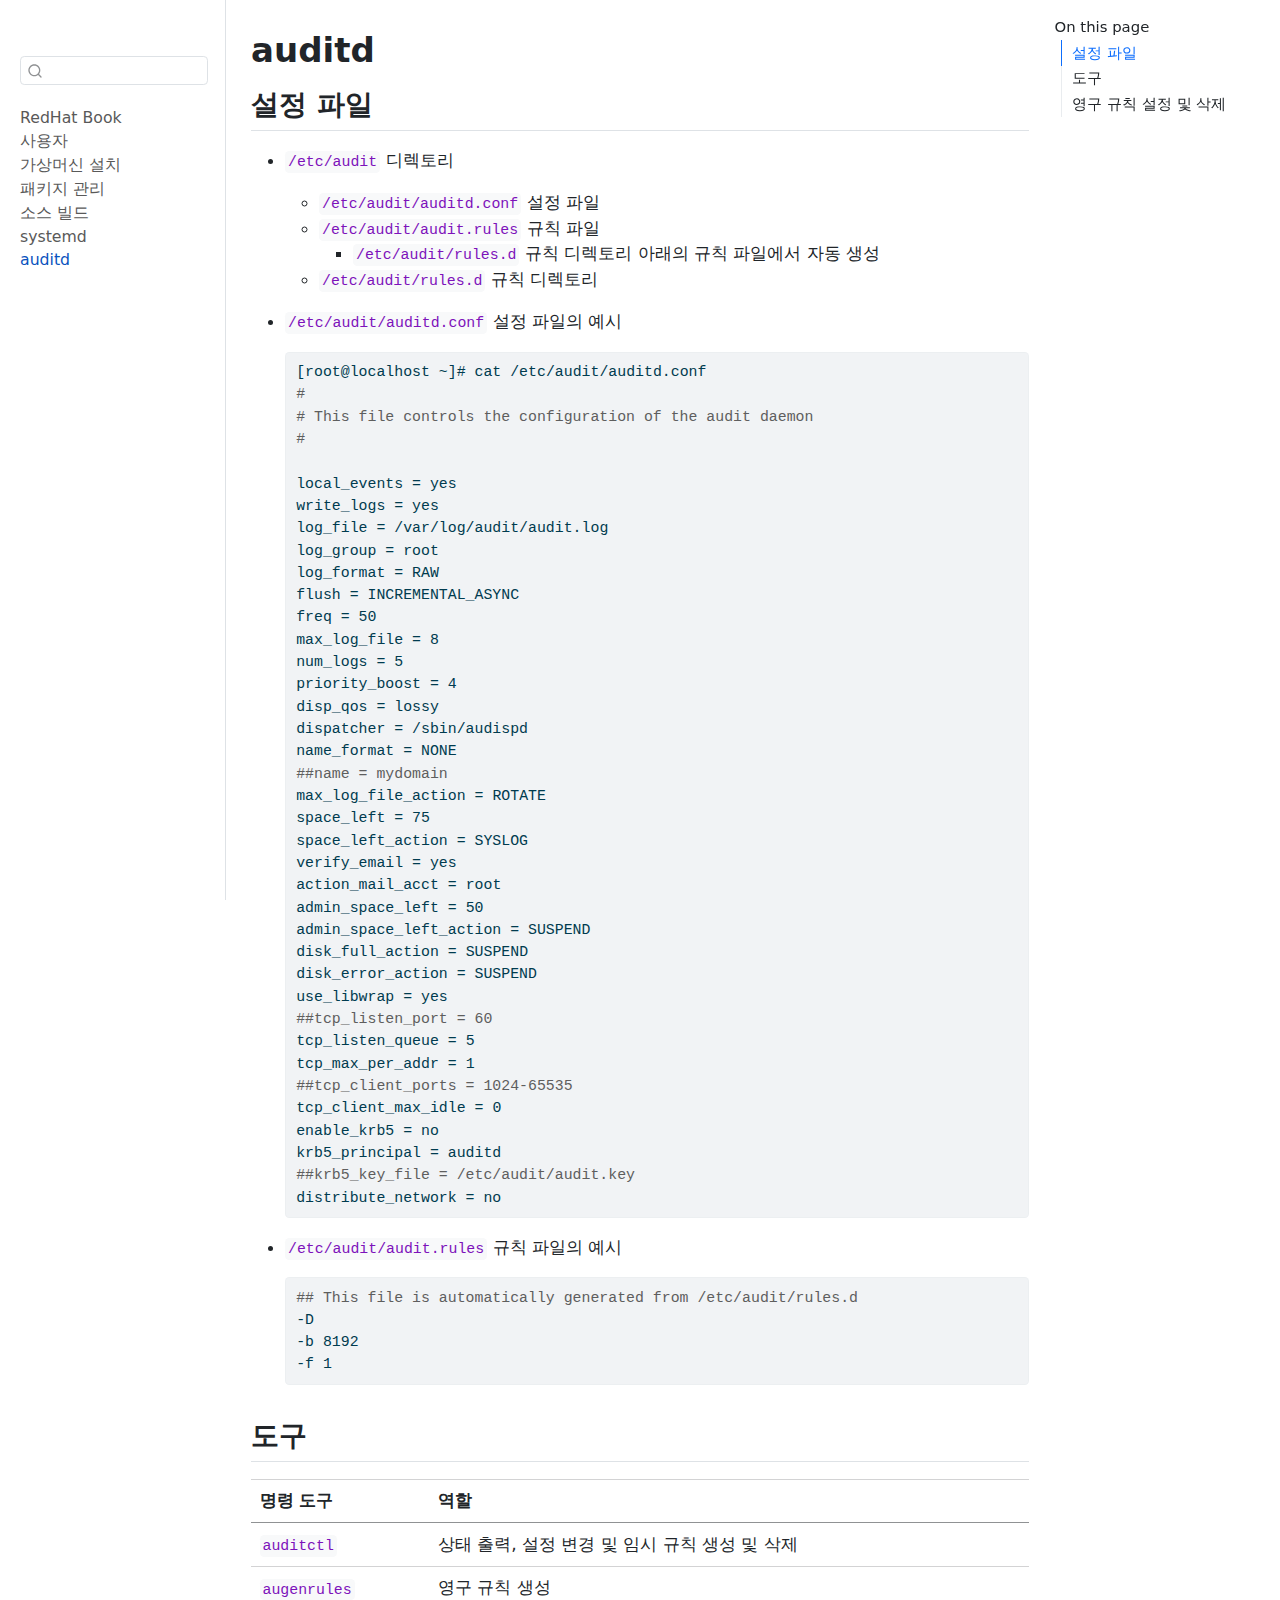
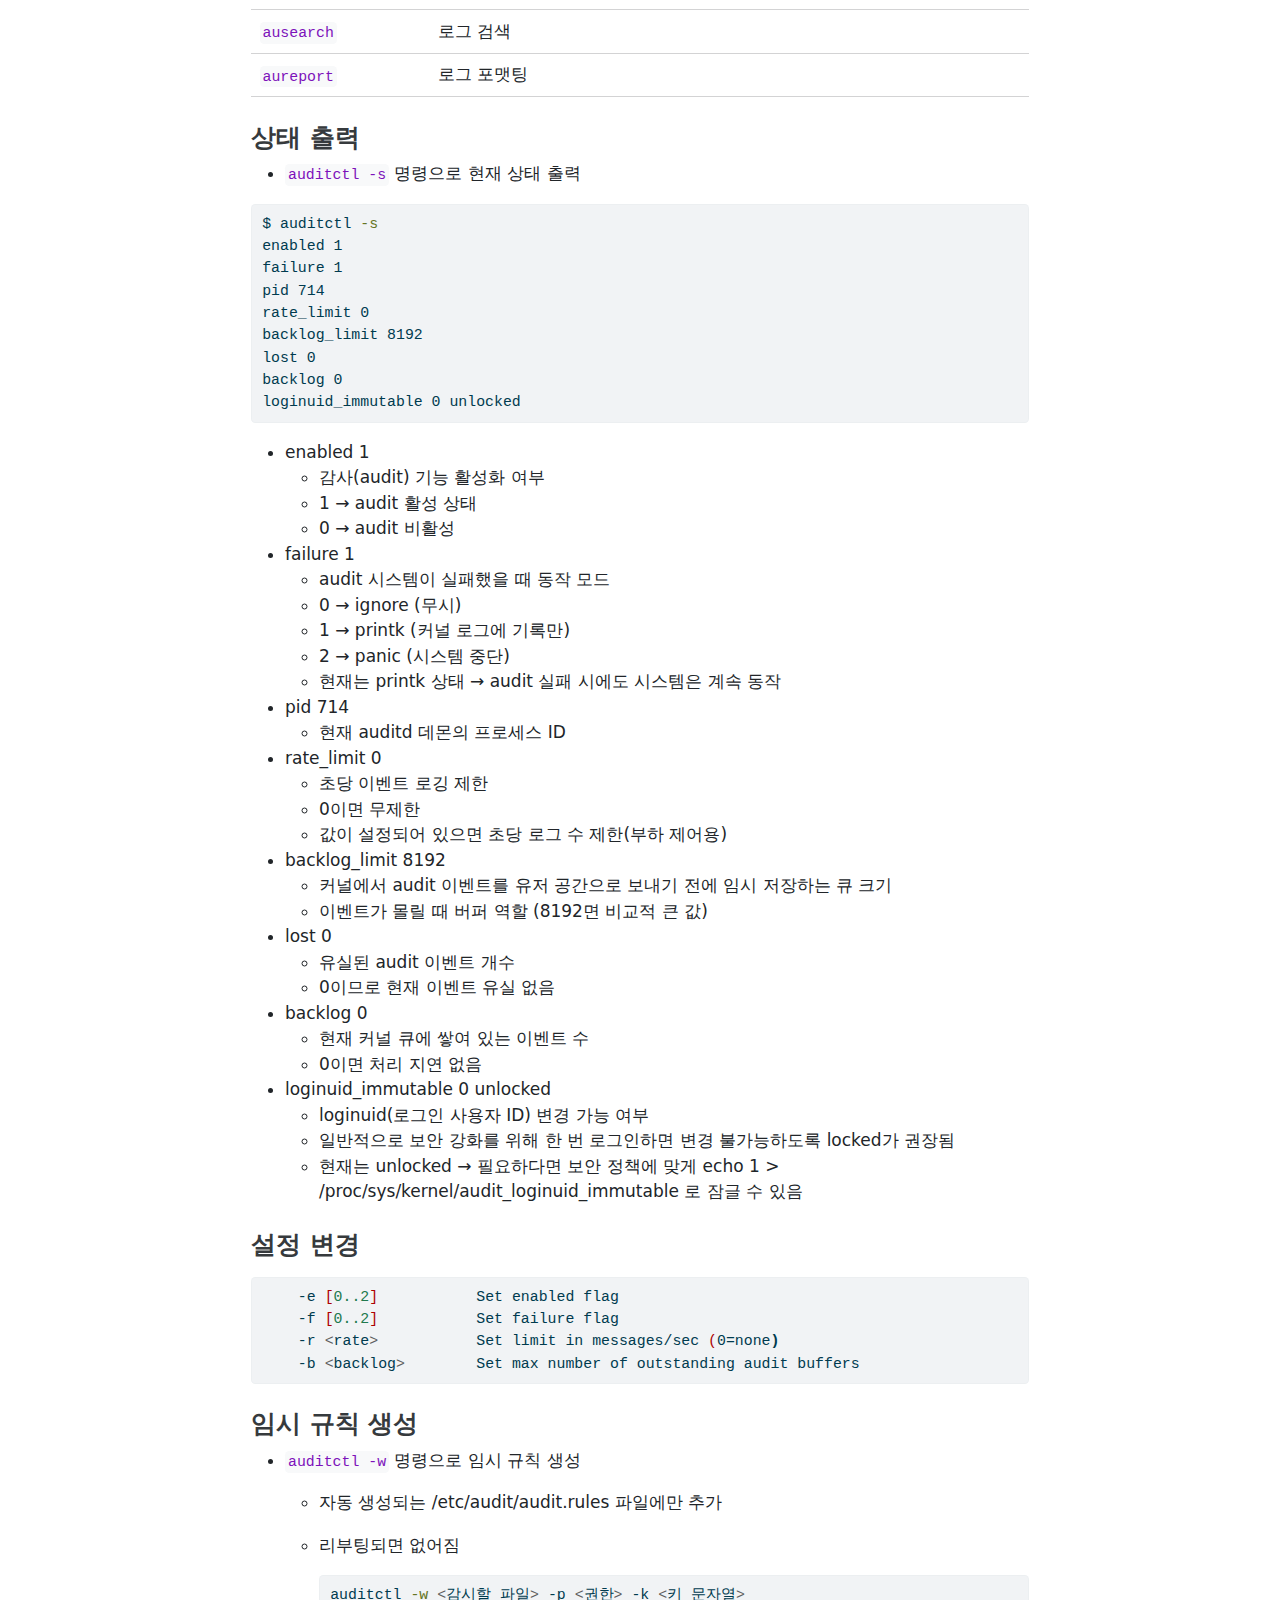
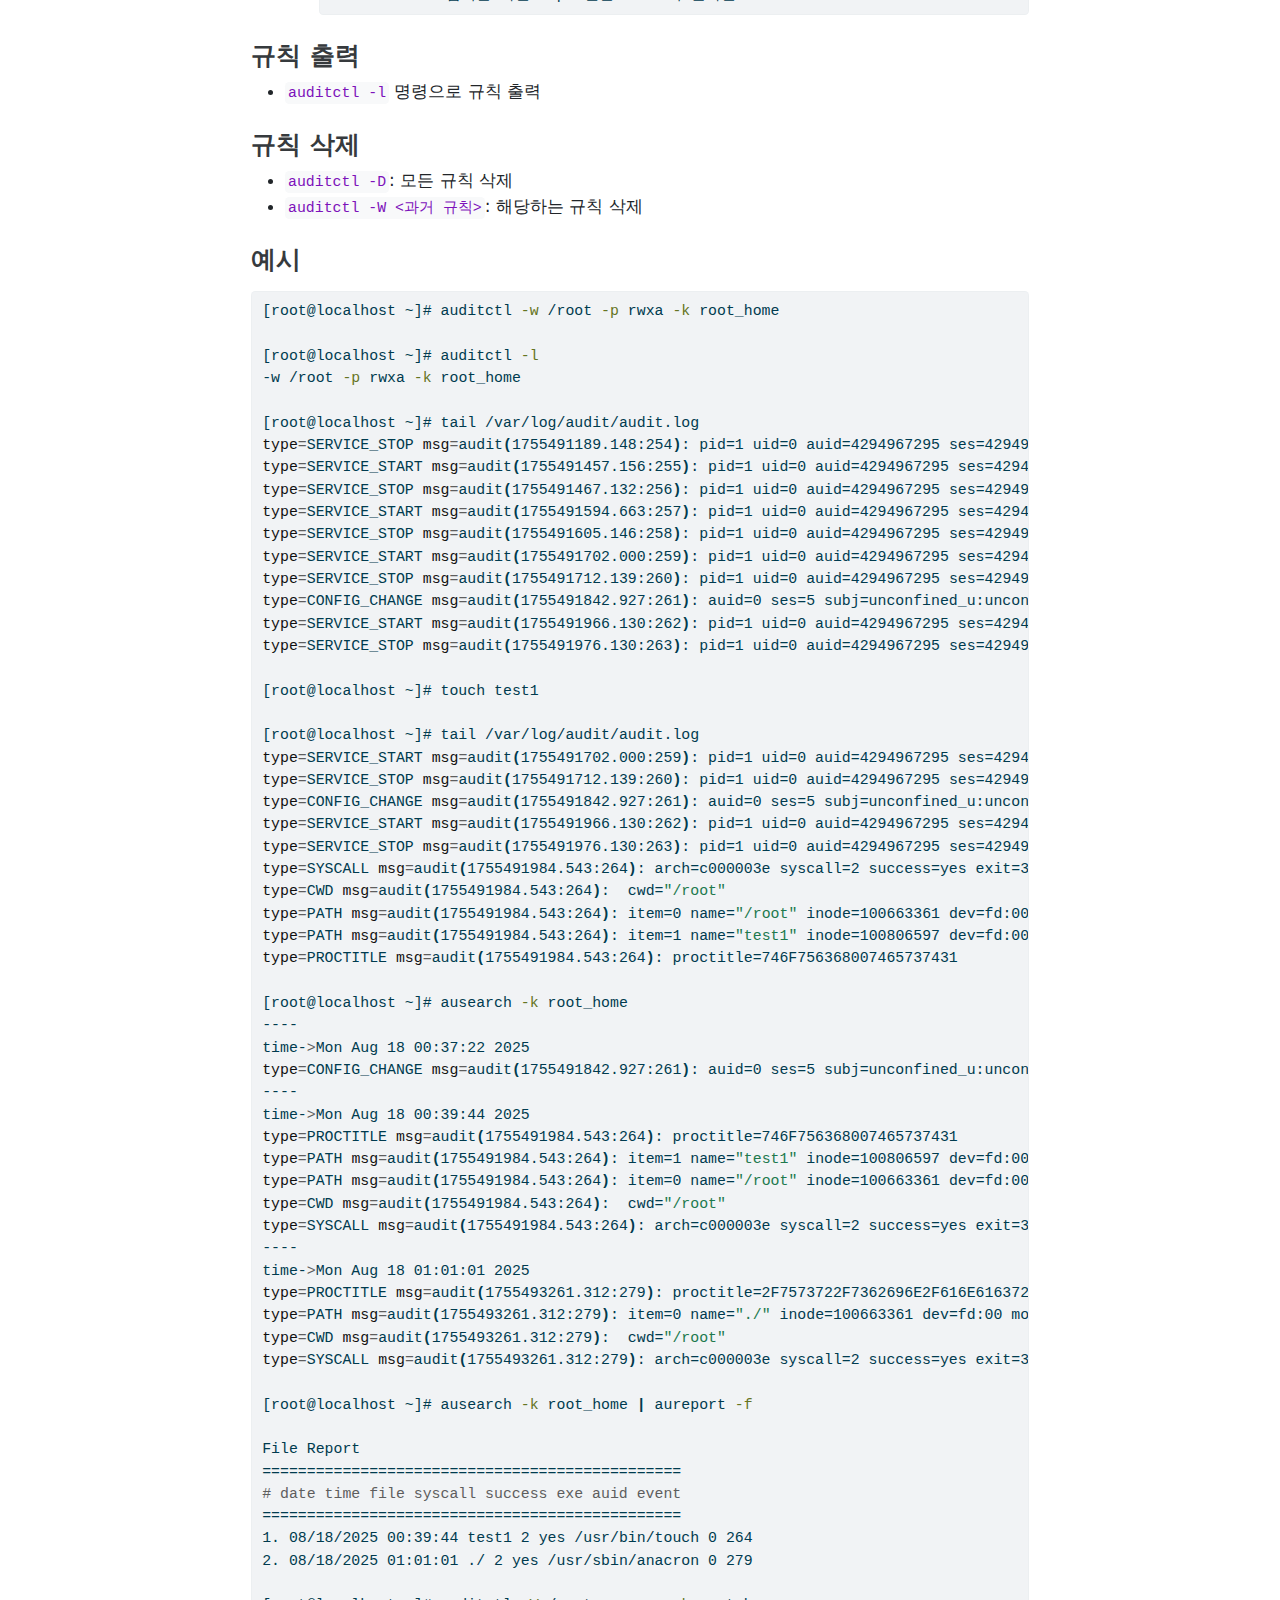
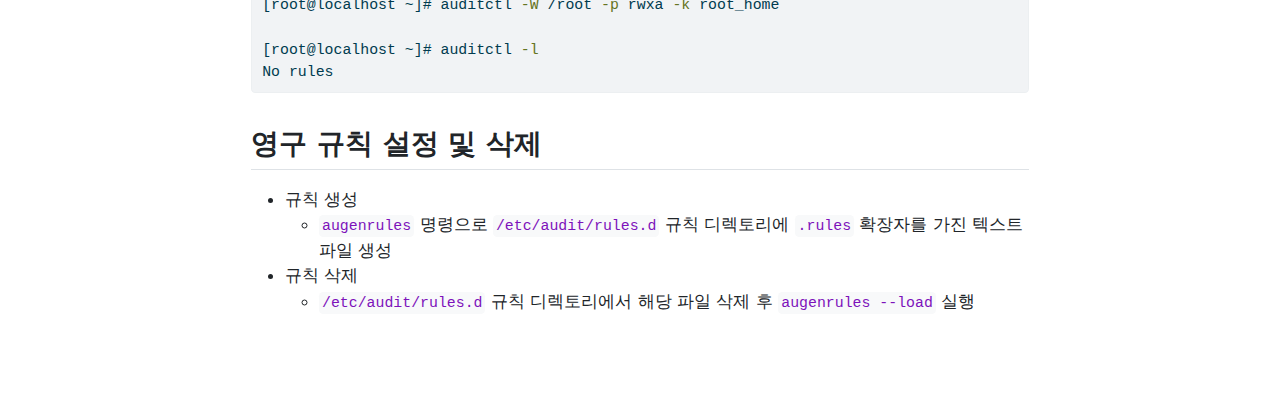
<file: auditd.html>
<!DOCTYPE html>
<html xmlns="http://www.w3.org/1999/xhtml" lang="en" xml:lang="en"><head>

<meta charset="utf-8">
<meta name="generator" content="quarto-1.8.18">

<meta name="viewport" content="width=device-width, initial-scale=1.0, user-scalable=yes">


<title>auditd – RedHat Book</title>
<style>
code{white-space: pre-wrap;}
span.smallcaps{font-variant: small-caps;}
div.columns{display: flex; gap: min(4vw, 1.5em);}
div.column{flex: auto; overflow-x: auto;}
div.hanging-indent{margin-left: 1.5em; text-indent: -1.5em;}
ul.task-list{list-style: none;}
ul.task-list li input[type="checkbox"] {
  width: 0.8em;
  margin: 0 0.8em 0.2em -1em; /* quarto-specific, see https://github.com/quarto-dev/quarto-cli/issues/4556 */ 
  vertical-align: middle;
}
/* CSS for syntax highlighting */
html { -webkit-text-size-adjust: 100%; }
pre > code.sourceCode { white-space: pre; position: relative; }
pre > code.sourceCode > span { display: inline-block; line-height: 1.25; }
pre > code.sourceCode > span:empty { height: 1.2em; }
.sourceCode { overflow: visible; }
code.sourceCode > span { color: inherit; text-decoration: inherit; }
div.sourceCode { margin: 1em 0; }
pre.sourceCode { margin: 0; }
@media screen {
div.sourceCode { overflow: auto; }
}
@media print {
pre > code.sourceCode { white-space: pre-wrap; }
pre > code.sourceCode > span { text-indent: -5em; padding-left: 5em; }
}
pre.numberSource code
  { counter-reset: source-line 0; }
pre.numberSource code > span
  { position: relative; left: -4em; counter-increment: source-line; }
pre.numberSource code > span > a:first-child::before
  { content: counter(source-line);
    position: relative; left: -1em; text-align: right; vertical-align: baseline;
    border: none; display: inline-block;
    -webkit-touch-callout: none; -webkit-user-select: none;
    -khtml-user-select: none; -moz-user-select: none;
    -ms-user-select: none; user-select: none;
    padding: 0 4px; width: 4em;
  }
pre.numberSource { margin-left: 3em;  padding-left: 4px; }
div.sourceCode
  {   }
@media screen {
pre > code.sourceCode > span > a:first-child::before { text-decoration: underline; }
}
</style>


<script src="site_libs/quarto-nav/quarto-nav.js"></script>
<script src="site_libs/quarto-nav/headroom.min.js"></script>
<script src="site_libs/clipboard/clipboard.min.js"></script>
<script src="site_libs/quarto-search/autocomplete.umd.js"></script>
<script src="site_libs/quarto-search/fuse.min.js"></script>
<script src="site_libs/quarto-search/quarto-search.js"></script>
<meta name="quarto:offset" content="./">
<script src="site_libs/quarto-html/quarto.js" type="module"></script>
<script src="site_libs/quarto-html/tabsets/tabsets.js" type="module"></script>
<script src="site_libs/quarto-html/axe/axe-check.js" type="module"></script>
<script src="site_libs/quarto-html/popper.min.js"></script>
<script src="site_libs/quarto-html/tippy.umd.min.js"></script>
<script src="site_libs/quarto-html/anchor.min.js"></script>
<link href="site_libs/quarto-html/tippy.css" rel="stylesheet">
<link href="site_libs/quarto-html/quarto-syntax-highlighting-f98ea211b99fe8356d6469e598480a52.css" rel="stylesheet" id="quarto-text-highlighting-styles">
<script src="site_libs/bootstrap/bootstrap.min.js"></script>
<link href="site_libs/bootstrap/bootstrap-icons.css" rel="stylesheet">
<link href="site_libs/bootstrap/bootstrap-10f61aabe666be7fdc09fc36193cbe5f.min.css" rel="stylesheet" append-hash="true" id="quarto-bootstrap" data-mode="light">
<script id="quarto-search-options" type="application/json">{
  "location": "sidebar",
  "copy-button": false,
  "collapse-after": 3,
  "panel-placement": "start",
  "type": "textbox",
  "limit": 50,
  "keyboard-shortcut": [
    "f",
    "/",
    "s"
  ],
  "show-item-context": false,
  "language": {
    "search-no-results-text": "No results",
    "search-matching-documents-text": "matching documents",
    "search-copy-link-title": "Copy link to search",
    "search-hide-matches-text": "Hide additional matches",
    "search-more-match-text": "more match in this document",
    "search-more-matches-text": "more matches in this document",
    "search-clear-button-title": "Clear",
    "search-text-placeholder": "",
    "search-detached-cancel-button-title": "Cancel",
    "search-submit-button-title": "Submit",
    "search-label": "Search"
  }
}</script>


<link rel="stylesheet" href="styles.css">
</head>

<body class="nav-sidebar docked quarto-light">

<div id="quarto-search-results"></div>
  <header id="quarto-header" class="headroom fixed-top">
  <nav class="quarto-secondary-nav">
    <div class="container-fluid d-flex">
      <button type="button" class="quarto-btn-toggle btn" data-bs-toggle="collapse" role="button" data-bs-target=".quarto-sidebar-collapse-item" aria-controls="quarto-sidebar" aria-expanded="false" aria-label="Toggle sidebar navigation" onclick="if (window.quartoToggleHeadroom) { window.quartoToggleHeadroom(); }">
        <i class="bi bi-layout-text-sidebar-reverse"></i>
      </button>
        <nav class="quarto-page-breadcrumbs" aria-label="breadcrumb"><ol class="breadcrumb"><li class="breadcrumb-item"><a href="./auditd.html">auditd</a></li></ol></nav>
        <a class="flex-grow-1" role="navigation" data-bs-toggle="collapse" data-bs-target=".quarto-sidebar-collapse-item" aria-controls="quarto-sidebar" aria-expanded="false" aria-label="Toggle sidebar navigation" onclick="if (window.quartoToggleHeadroom) { window.quartoToggleHeadroom(); }">      
        </a>
      <button type="button" class="btn quarto-search-button" aria-label="Search" onclick="window.quartoOpenSearch();">
        <i class="bi bi-search"></i>
      </button>
    </div>
  </nav>
</header>
<!-- content -->
<div id="quarto-content" class="quarto-container page-columns page-rows-contents page-layout-article">
<!-- sidebar -->
  <nav id="quarto-sidebar" class="sidebar collapse collapse-horizontal quarto-sidebar-collapse-item sidebar-navigation docked overflow-auto">
    <div class="pt-lg-2 mt-2 text-left sidebar-header">
      <a href="./index.html" class="sidebar-logo-link">
      </a>
      </div>
        <div class="mt-2 flex-shrink-0 align-items-center">
        <div class="sidebar-search">
        <div id="quarto-search" class="" title="Search"></div>
        </div>
        </div>
    <div class="sidebar-menu-container"> 
    <ul class="list-unstyled mt-1">
        <li class="sidebar-item">
  <div class="sidebar-item-container"> 
  <a href="./index.html" class="sidebar-item-text sidebar-link">
 <span class="menu-text">RedHat Book</span></a>
  </div>
</li>
        <li class="sidebar-item">
  <div class="sidebar-item-container"> 
  <a href="./user.html" class="sidebar-item-text sidebar-link">
 <span class="menu-text">사용자</span></a>
  </div>
</li>
        <li class="sidebar-item">
  <div class="sidebar-item-container"> 
  <a href="./virtualbox.html" class="sidebar-item-text sidebar-link">
 <span class="menu-text">가상머신 설치</span></a>
  </div>
</li>
        <li class="sidebar-item">
  <div class="sidebar-item-container"> 
  <a href="./package.html" class="sidebar-item-text sidebar-link">
 <span class="menu-text">패키지 관리</span></a>
  </div>
</li>
        <li class="sidebar-item">
  <div class="sidebar-item-container"> 
  <a href="./build.html" class="sidebar-item-text sidebar-link">
 <span class="menu-text">소스 빌드</span></a>
  </div>
</li>
        <li class="sidebar-item">
  <div class="sidebar-item-container"> 
  <a href="./systemd.html" class="sidebar-item-text sidebar-link">
 <span class="menu-text">systemd</span></a>
  </div>
</li>
        <li class="sidebar-item">
  <div class="sidebar-item-container"> 
  <a href="./auditd.html" class="sidebar-item-text sidebar-link active">
 <span class="menu-text">auditd</span></a>
  </div>
</li>
    </ul>
    </div>
</nav>
<div id="quarto-sidebar-glass" class="quarto-sidebar-collapse-item" data-bs-toggle="collapse" data-bs-target=".quarto-sidebar-collapse-item"></div>
<!-- margin-sidebar -->
    <div id="quarto-margin-sidebar" class="sidebar margin-sidebar">
        <nav id="TOC" role="doc-toc" class="toc-active">
    <h2 id="toc-title">On this page</h2>
   
  <ul>
  <li><a href="#설정-파일" id="toc-설정-파일" class="nav-link active" data-scroll-target="#설정-파일">설정 파일</a></li>
  <li><a href="#도구" id="toc-도구" class="nav-link" data-scroll-target="#도구">도구</a>
  <ul class="collapse">
  <li><a href="#상태-출력" id="toc-상태-출력" class="nav-link" data-scroll-target="#상태-출력">상태 출력</a></li>
  <li><a href="#설정-변경" id="toc-설정-변경" class="nav-link" data-scroll-target="#설정-변경">설정 변경</a></li>
  <li><a href="#임시-규칙-생성" id="toc-임시-규칙-생성" class="nav-link" data-scroll-target="#임시-규칙-생성">임시 규칙 생성</a></li>
  <li><a href="#규칙-출력" id="toc-규칙-출력" class="nav-link" data-scroll-target="#규칙-출력">규칙 출력</a></li>
  <li><a href="#규칙-삭제" id="toc-규칙-삭제" class="nav-link" data-scroll-target="#규칙-삭제">규칙 삭제</a></li>
  <li><a href="#예시" id="toc-예시" class="nav-link" data-scroll-target="#예시">예시</a></li>
  </ul></li>
  <li><a href="#영구-규칙-설정-및-삭제" id="toc-영구-규칙-설정-및-삭제" class="nav-link" data-scroll-target="#영구-규칙-설정-및-삭제">영구 규칙 설정 및 삭제</a></li>
  </ul>
</nav>
    </div>
<!-- main -->
<main class="content" id="quarto-document-content">

<header id="title-block-header" class="quarto-title-block default">
<div class="quarto-title">
<h1 class="title">auditd</h1>
</div>



<div class="quarto-title-meta">

    
  
    
  </div>
  


</header>


<section id="설정-파일" class="level2">
<h2 class="anchored" data-anchor-id="설정-파일">설정 파일</h2>
<ul>
<li><p><code>/etc/audit</code> 디렉토리</p>
<ul>
<li><code>/etc/audit/auditd.conf</code> 설정 파일</li>
<li><code>/etc/audit/audit.rules</code> 규칙 파일
<ul>
<li><code>/etc/audit/rules.d</code> 규칙 디렉토리 아래의 규칙 파일에서 자동 생성</li>
</ul></li>
<li><code>/etc/audit/rules.d</code> 규칙 디렉토리</li>
</ul></li>
<li><p><code>/etc/audit/auditd.conf</code> 설정 파일의 예시</p>
<div class="code-copy-outer-scaffold"><div class="sourceCode" id="cb1"><pre class="sourceCode bash code-with-copy"><code class="sourceCode bash"><span id="cb1-1"><a href="#cb1-1" aria-hidden="true" tabindex="-1"></a><span class="ex">[root@localhost</span> ~]# cat /etc/audit/auditd.conf </span>
<span id="cb1-2"><a href="#cb1-2" aria-hidden="true" tabindex="-1"></a><span class="co">#</span></span>
<span id="cb1-3"><a href="#cb1-3" aria-hidden="true" tabindex="-1"></a><span class="co"># This file controls the configuration of the audit daemon</span></span>
<span id="cb1-4"><a href="#cb1-4" aria-hidden="true" tabindex="-1"></a><span class="co">#</span></span>
<span id="cb1-5"><a href="#cb1-5" aria-hidden="true" tabindex="-1"></a></span>
<span id="cb1-6"><a href="#cb1-6" aria-hidden="true" tabindex="-1"></a><span class="ex">local_events</span> = yes</span>
<span id="cb1-7"><a href="#cb1-7" aria-hidden="true" tabindex="-1"></a><span class="ex">write_logs</span> = yes</span>
<span id="cb1-8"><a href="#cb1-8" aria-hidden="true" tabindex="-1"></a><span class="ex">log_file</span> = /var/log/audit/audit.log</span>
<span id="cb1-9"><a href="#cb1-9" aria-hidden="true" tabindex="-1"></a><span class="ex">log_group</span> = root</span>
<span id="cb1-10"><a href="#cb1-10" aria-hidden="true" tabindex="-1"></a><span class="ex">log_format</span> = RAW</span>
<span id="cb1-11"><a href="#cb1-11" aria-hidden="true" tabindex="-1"></a><span class="ex">flush</span> = INCREMENTAL_ASYNC</span>
<span id="cb1-12"><a href="#cb1-12" aria-hidden="true" tabindex="-1"></a><span class="ex">freq</span> = 50</span>
<span id="cb1-13"><a href="#cb1-13" aria-hidden="true" tabindex="-1"></a><span class="ex">max_log_file</span> = 8</span>
<span id="cb1-14"><a href="#cb1-14" aria-hidden="true" tabindex="-1"></a><span class="ex">num_logs</span> = 5</span>
<span id="cb1-15"><a href="#cb1-15" aria-hidden="true" tabindex="-1"></a><span class="ex">priority_boost</span> = 4</span>
<span id="cb1-16"><a href="#cb1-16" aria-hidden="true" tabindex="-1"></a><span class="ex">disp_qos</span> = lossy</span>
<span id="cb1-17"><a href="#cb1-17" aria-hidden="true" tabindex="-1"></a><span class="ex">dispatcher</span> = /sbin/audispd</span>
<span id="cb1-18"><a href="#cb1-18" aria-hidden="true" tabindex="-1"></a><span class="ex">name_format</span> = NONE</span>
<span id="cb1-19"><a href="#cb1-19" aria-hidden="true" tabindex="-1"></a><span class="co">##name = mydomain</span></span>
<span id="cb1-20"><a href="#cb1-20" aria-hidden="true" tabindex="-1"></a><span class="ex">max_log_file_action</span> = ROTATE</span>
<span id="cb1-21"><a href="#cb1-21" aria-hidden="true" tabindex="-1"></a><span class="ex">space_left</span> = 75</span>
<span id="cb1-22"><a href="#cb1-22" aria-hidden="true" tabindex="-1"></a><span class="ex">space_left_action</span> = SYSLOG</span>
<span id="cb1-23"><a href="#cb1-23" aria-hidden="true" tabindex="-1"></a><span class="ex">verify_email</span> = yes</span>
<span id="cb1-24"><a href="#cb1-24" aria-hidden="true" tabindex="-1"></a><span class="ex">action_mail_acct</span> = root</span>
<span id="cb1-25"><a href="#cb1-25" aria-hidden="true" tabindex="-1"></a><span class="ex">admin_space_left</span> = 50</span>
<span id="cb1-26"><a href="#cb1-26" aria-hidden="true" tabindex="-1"></a><span class="ex">admin_space_left_action</span> = SUSPEND</span>
<span id="cb1-27"><a href="#cb1-27" aria-hidden="true" tabindex="-1"></a><span class="ex">disk_full_action</span> = SUSPEND</span>
<span id="cb1-28"><a href="#cb1-28" aria-hidden="true" tabindex="-1"></a><span class="ex">disk_error_action</span> = SUSPEND</span>
<span id="cb1-29"><a href="#cb1-29" aria-hidden="true" tabindex="-1"></a><span class="ex">use_libwrap</span> = yes</span>
<span id="cb1-30"><a href="#cb1-30" aria-hidden="true" tabindex="-1"></a><span class="co">##tcp_listen_port = 60</span></span>
<span id="cb1-31"><a href="#cb1-31" aria-hidden="true" tabindex="-1"></a><span class="ex">tcp_listen_queue</span> = 5</span>
<span id="cb1-32"><a href="#cb1-32" aria-hidden="true" tabindex="-1"></a><span class="ex">tcp_max_per_addr</span> = 1</span>
<span id="cb1-33"><a href="#cb1-33" aria-hidden="true" tabindex="-1"></a><span class="co">##tcp_client_ports = 1024-65535</span></span>
<span id="cb1-34"><a href="#cb1-34" aria-hidden="true" tabindex="-1"></a><span class="ex">tcp_client_max_idle</span> = 0</span>
<span id="cb1-35"><a href="#cb1-35" aria-hidden="true" tabindex="-1"></a><span class="ex">enable_krb5</span> = no</span>
<span id="cb1-36"><a href="#cb1-36" aria-hidden="true" tabindex="-1"></a><span class="ex">krb5_principal</span> = auditd</span>
<span id="cb1-37"><a href="#cb1-37" aria-hidden="true" tabindex="-1"></a><span class="co">##krb5_key_file = /etc/audit/audit.key</span></span>
<span id="cb1-38"><a href="#cb1-38" aria-hidden="true" tabindex="-1"></a><span class="ex">distribute_network</span> = no</span></code></pre></div><button title="Copy to Clipboard" class="code-copy-button"><i class="bi"></i></button></div></li>
<li><p><code>/etc/audit/audit.rules</code> 규칙 파일의 예시</p>
<div class="code-copy-outer-scaffold"><div class="sourceCode" id="cb2"><pre class="sourceCode bash code-with-copy"><code class="sourceCode bash"><span id="cb2-1"><a href="#cb2-1" aria-hidden="true" tabindex="-1"></a><span class="co">## This file is automatically generated from /etc/audit/rules.d</span></span>
<span id="cb2-2"><a href="#cb2-2" aria-hidden="true" tabindex="-1"></a><span class="ex">-D</span></span>
<span id="cb2-3"><a href="#cb2-3" aria-hidden="true" tabindex="-1"></a><span class="ex">-b</span> 8192</span>
<span id="cb2-4"><a href="#cb2-4" aria-hidden="true" tabindex="-1"></a><span class="ex">-f</span> 1</span></code></pre></div><button title="Copy to Clipboard" class="code-copy-button"><i class="bi"></i></button></div></li>
</ul>
</section>
<section id="도구" class="level2">
<h2 class="anchored" data-anchor-id="도구">도구</h2>
<table class="caption-top table">
<thead>
<tr class="header">
<th>명령 도구</th>
<th>역할</th>
</tr>
</thead>
<tbody>
<tr class="odd">
<td><code>auditctl</code></td>
<td>상태 출력, 설정 변경 및 임시 규칙 생성 및 삭제</td>
</tr>
<tr class="even">
<td><code>augenrules</code></td>
<td>영구 규칙 생성</td>
</tr>
<tr class="odd">
<td><code>ausearch</code></td>
<td>로그 검색</td>
</tr>
<tr class="even">
<td><code>aureport</code></td>
<td>로그 포맷팅</td>
</tr>
</tbody>
</table>
<section id="상태-출력" class="level3">
<h3 class="anchored" data-anchor-id="상태-출력">상태 출력</h3>
<ul>
<li><code>auditctl -s</code> 명령으로 현재 상태 출력</li>
</ul>
<div class="code-copy-outer-scaffold"><div class="sourceCode" id="cb3"><pre class="sourceCode bash code-with-copy"><code class="sourceCode bash"><span id="cb3-1"><a href="#cb3-1" aria-hidden="true" tabindex="-1"></a><span class="ex">$</span> auditctl <span class="at">-s</span></span>
<span id="cb3-2"><a href="#cb3-2" aria-hidden="true" tabindex="-1"></a><span class="ex">enabled</span> 1</span>
<span id="cb3-3"><a href="#cb3-3" aria-hidden="true" tabindex="-1"></a><span class="ex">failure</span> 1</span>
<span id="cb3-4"><a href="#cb3-4" aria-hidden="true" tabindex="-1"></a><span class="ex">pid</span> 714</span>
<span id="cb3-5"><a href="#cb3-5" aria-hidden="true" tabindex="-1"></a><span class="ex">rate_limit</span> 0</span>
<span id="cb3-6"><a href="#cb3-6" aria-hidden="true" tabindex="-1"></a><span class="ex">backlog_limit</span> 8192</span>
<span id="cb3-7"><a href="#cb3-7" aria-hidden="true" tabindex="-1"></a><span class="ex">lost</span> 0</span>
<span id="cb3-8"><a href="#cb3-8" aria-hidden="true" tabindex="-1"></a><span class="ex">backlog</span> 0</span>
<span id="cb3-9"><a href="#cb3-9" aria-hidden="true" tabindex="-1"></a><span class="ex">loginuid_immutable</span> 0 unlocked</span></code></pre></div><button title="Copy to Clipboard" class="code-copy-button"><i class="bi"></i></button></div>
<ul>
<li>enabled 1
<ul>
<li>감사(audit) 기능 활성화 여부</li>
<li>1 → audit 활성 상태</li>
<li>0 → audit 비활성</li>
</ul></li>
<li>failure 1
<ul>
<li>audit 시스템이 실패했을 때 동작 모드</li>
<li>0 → ignore (무시)</li>
<li>1 → printk (커널 로그에 기록만)</li>
<li>2 → panic (시스템 중단)</li>
<li>현재는 printk 상태 → audit 실패 시에도 시스템은 계속 동작</li>
</ul></li>
<li>pid 714
<ul>
<li>현재 auditd 데몬의 프로세스 ID</li>
</ul></li>
<li>rate_limit 0
<ul>
<li>초당 이벤트 로깅 제한</li>
<li>0이면 무제한</li>
<li>값이 설정되어 있으면 초당 로그 수 제한(부하 제어용)</li>
</ul></li>
<li>backlog_limit 8192
<ul>
<li>커널에서 audit 이벤트를 유저 공간으로 보내기 전에 임시 저장하는 큐 크기</li>
<li>이벤트가 몰릴 때 버퍼 역할 (8192면 비교적 큰 값)</li>
</ul></li>
<li>lost 0
<ul>
<li>유실된 audit 이벤트 개수</li>
<li>0이므로 현재 이벤트 유실 없음</li>
</ul></li>
<li>backlog 0
<ul>
<li>현재 커널 큐에 쌓여 있는 이벤트 수</li>
<li>0이면 처리 지연 없음</li>
</ul></li>
<li>loginuid_immutable 0 unlocked
<ul>
<li>loginuid(로그인 사용자 ID) 변경 가능 여부</li>
<li>일반적으로 보안 강화를 위해 한 번 로그인하면 변경 불가능하도록 locked가 권장됨</li>
<li>현재는 unlocked → 필요하다면 보안 정책에 맞게 echo 1 &gt; /proc/sys/kernel/audit_loginuid_immutable 로 잠글 수 있음</li>
</ul></li>
</ul>
</section>
<section id="설정-변경" class="level3">
<h3 class="anchored" data-anchor-id="설정-변경">설정 변경</h3>
<div class="code-copy-outer-scaffold"><div class="sourceCode" id="cb4"><pre class="sourceCode bash code-with-copy"><code class="sourceCode bash"><span id="cb4-1"><a href="#cb4-1" aria-hidden="true" tabindex="-1"></a>    <span class="ex">-e</span> <span class="pp">[</span><span class="ss">0..2</span><span class="pp">]</span>           Set enabled flag</span>
<span id="cb4-2"><a href="#cb4-2" aria-hidden="true" tabindex="-1"></a>    <span class="ex">-f</span> <span class="pp">[</span><span class="ss">0..2</span><span class="pp">]</span>           Set failure flag</span>
<span id="cb4-3"><a href="#cb4-3" aria-hidden="true" tabindex="-1"></a>    <span class="ex">-r</span> <span class="op">&lt;</span>rate<span class="op">&gt;</span>           Set limit in messages/sec <span class="er">(</span><span class="ex">0=none</span><span class="kw">)</span></span>
<span id="cb4-4"><a href="#cb4-4" aria-hidden="true" tabindex="-1"></a>    <span class="ex">-b</span> <span class="op">&lt;</span>backlog<span class="op">&gt;</span>        Set max number of outstanding audit buffers</span></code></pre></div><button title="Copy to Clipboard" class="code-copy-button"><i class="bi"></i></button></div>
</section>
<section id="임시-규칙-생성" class="level3">
<h3 class="anchored" data-anchor-id="임시-규칙-생성">임시 규칙 생성</h3>
<ul>
<li><code>auditctl -w</code> 명령으로 임시 규칙 생성
<ul>
<li><p>자동 생성되는 /etc/audit/audit.rules 파일에만 추가</p></li>
<li><p>리부팅되면 없어짐</p>
<div class="code-copy-outer-scaffold"><div class="sourceCode" id="cb5"><pre class="sourceCode bash code-with-copy"><code class="sourceCode bash"><span id="cb5-1"><a href="#cb5-1" aria-hidden="true" tabindex="-1"></a><span class="ex">auditctl</span> <span class="at">-w</span> <span class="op">&lt;</span>감시할 파일<span class="op">&gt;</span> -p <span class="op">&lt;</span>권한<span class="op">&gt;</span> -k <span class="op">&lt;</span>키 문자열<span class="op">&gt;</span></span></code></pre></div><button title="Copy to Clipboard" class="code-copy-button"><i class="bi"></i></button></div></li>
</ul></li>
</ul>
</section>
<section id="규칙-출력" class="level3">
<h3 class="anchored" data-anchor-id="규칙-출력">규칙 출력</h3>
<ul>
<li><code>auditctl -l</code> 명령으로 규칙 출력</li>
</ul>
</section>
<section id="규칙-삭제" class="level3">
<h3 class="anchored" data-anchor-id="규칙-삭제">규칙 삭제</h3>
<ul>
<li><code>auditctl -D</code>: 모든 규칙 삭제</li>
<li><code>auditctl -W &lt;과거 규칙&gt;</code>: 해당하는 규칙 삭제</li>
</ul>
</section>
<section id="예시" class="level3">
<h3 class="anchored" data-anchor-id="예시">예시</h3>
<div class="code-copy-outer-scaffold"><div class="sourceCode" id="cb6"><pre class="sourceCode bash code-with-copy"><code class="sourceCode bash"><span id="cb6-1"><a href="#cb6-1" aria-hidden="true" tabindex="-1"></a><span class="ex">[root@localhost</span> ~]# auditctl <span class="at">-w</span> /root <span class="at">-p</span> rwxa <span class="at">-k</span> root_home</span>
<span id="cb6-2"><a href="#cb6-2" aria-hidden="true" tabindex="-1"></a></span>
<span id="cb6-3"><a href="#cb6-3" aria-hidden="true" tabindex="-1"></a><span class="ex">[root@localhost</span> ~]# auditctl <span class="at">-l</span></span>
<span id="cb6-4"><a href="#cb6-4" aria-hidden="true" tabindex="-1"></a><span class="ex">-w</span> /root <span class="at">-p</span> rwxa <span class="at">-k</span> root_home</span>
<span id="cb6-5"><a href="#cb6-5" aria-hidden="true" tabindex="-1"></a></span>
<span id="cb6-6"><a href="#cb6-6" aria-hidden="true" tabindex="-1"></a><span class="ex">[root@localhost</span> ~]# tail /var/log/audit/audit.log </span>
<span id="cb6-7"><a href="#cb6-7" aria-hidden="true" tabindex="-1"></a><span class="va">type</span><span class="op">=</span>SERVICE_STOP <span class="va">msg</span><span class="op">=</span>audit<span class="kw">(</span><span class="ex">1755491189.148:254</span><span class="kw">)</span><span class="bu">:</span> pid=1 uid=0 auid=4294967295 ses=4294967295 subj=system_u:system_r:init_t:s0 msg=<span class="st">'unit=NetworkManager-dispatcher comm="systemd" exe="/usr/lib/systemd/systemd" hostname=? addr=? terminal=? res=success'</span></span>
<span id="cb6-8"><a href="#cb6-8" aria-hidden="true" tabindex="-1"></a><span class="va">type</span><span class="op">=</span>SERVICE_START <span class="va">msg</span><span class="op">=</span>audit<span class="kw">(</span><span class="ex">1755491457.156:255</span><span class="kw">)</span><span class="bu">:</span> pid=1 uid=0 auid=4294967295 ses=4294967295 subj=system_u:system_r:init_t:s0 msg=<span class="st">'unit=NetworkManager-dispatcher comm="systemd" exe="/usr/lib/systemd/systemd" hostname=? addr=? terminal=? res=success'</span></span>
<span id="cb6-9"><a href="#cb6-9" aria-hidden="true" tabindex="-1"></a><span class="va">type</span><span class="op">=</span>SERVICE_STOP <span class="va">msg</span><span class="op">=</span>audit<span class="kw">(</span><span class="ex">1755491467.132:256</span><span class="kw">)</span><span class="bu">:</span> pid=1 uid=0 auid=4294967295 ses=4294967295 subj=system_u:system_r:init_t:s0 msg=<span class="st">'unit=NetworkManager-dispatcher comm="systemd" exe="/usr/lib/systemd/systemd" hostname=? addr=? terminal=? res=success'</span></span>
<span id="cb6-10"><a href="#cb6-10" aria-hidden="true" tabindex="-1"></a><span class="va">type</span><span class="op">=</span>SERVICE_START <span class="va">msg</span><span class="op">=</span>audit<span class="kw">(</span><span class="ex">1755491594.663:257</span><span class="kw">)</span><span class="bu">:</span> pid=1 uid=0 auid=4294967295 ses=4294967295 subj=system_u:system_r:init_t:s0 msg=<span class="st">'unit=NetworkManager-dispatcher comm="systemd" exe="/usr/lib/systemd/systemd" hostname=? addr=? terminal=? res=success'</span></span>
<span id="cb6-11"><a href="#cb6-11" aria-hidden="true" tabindex="-1"></a><span class="va">type</span><span class="op">=</span>SERVICE_STOP <span class="va">msg</span><span class="op">=</span>audit<span class="kw">(</span><span class="ex">1755491605.146:258</span><span class="kw">)</span><span class="bu">:</span> pid=1 uid=0 auid=4294967295 ses=4294967295 subj=system_u:system_r:init_t:s0 msg=<span class="st">'unit=NetworkManager-dispatcher comm="systemd" exe="/usr/lib/systemd/systemd" hostname=? addr=? terminal=? res=success'</span></span>
<span id="cb6-12"><a href="#cb6-12" aria-hidden="true" tabindex="-1"></a><span class="va">type</span><span class="op">=</span>SERVICE_START <span class="va">msg</span><span class="op">=</span>audit<span class="kw">(</span><span class="ex">1755491702.000:259</span><span class="kw">)</span><span class="bu">:</span> pid=1 uid=0 auid=4294967295 ses=4294967295 subj=system_u:system_r:init_t:s0 msg=<span class="st">'unit=NetworkManager-dispatcher comm="systemd" exe="/usr/lib/systemd/systemd" hostname=? addr=? terminal=? res=success'</span></span>
<span id="cb6-13"><a href="#cb6-13" aria-hidden="true" tabindex="-1"></a><span class="va">type</span><span class="op">=</span>SERVICE_STOP <span class="va">msg</span><span class="op">=</span>audit<span class="kw">(</span><span class="ex">1755491712.139:260</span><span class="kw">)</span><span class="bu">:</span> pid=1 uid=0 auid=4294967295 ses=4294967295 subj=system_u:system_r:init_t:s0 msg=<span class="st">'unit=NetworkManager-dispatcher comm="systemd" exe="/usr/lib/systemd/systemd" hostname=? addr=? terminal=? res=success'</span></span>
<span id="cb6-14"><a href="#cb6-14" aria-hidden="true" tabindex="-1"></a><span class="va">type</span><span class="op">=</span>CONFIG_CHANGE <span class="va">msg</span><span class="op">=</span>audit<span class="kw">(</span><span class="ex">1755491842.927:261</span><span class="kw">)</span><span class="bu">:</span> auid=0 ses=5 subj=unconfined_u:unconfined_r:unconfined_t:s0-s0:c0.c1023 op=add_rule key=<span class="st">"root_home"</span> list=4 res=1</span>
<span id="cb6-15"><a href="#cb6-15" aria-hidden="true" tabindex="-1"></a><span class="va">type</span><span class="op">=</span>SERVICE_START <span class="va">msg</span><span class="op">=</span>audit<span class="kw">(</span><span class="ex">1755491966.130:262</span><span class="kw">)</span><span class="bu">:</span> pid=1 uid=0 auid=4294967295 ses=4294967295 subj=system_u:system_r:init_t:s0 msg=<span class="st">'unit=NetworkManager-dispatcher comm="systemd" exe="/usr/lib/systemd/systemd" hostname=? addr=? terminal=? res=success'</span></span>
<span id="cb6-16"><a href="#cb6-16" aria-hidden="true" tabindex="-1"></a><span class="va">type</span><span class="op">=</span>SERVICE_STOP <span class="va">msg</span><span class="op">=</span>audit<span class="kw">(</span><span class="ex">1755491976.130:263</span><span class="kw">)</span><span class="bu">:</span> pid=1 uid=0 auid=4294967295 ses=4294967295 subj=system_u:system_r:init_t:s0 msg=<span class="st">'unit=NetworkManager-dispatcher comm="systemd" exe="/usr/lib/systemd/systemd" hostname=? addr=? terminal=? res=success'</span></span>
<span id="cb6-17"><a href="#cb6-17" aria-hidden="true" tabindex="-1"></a></span>
<span id="cb6-18"><a href="#cb6-18" aria-hidden="true" tabindex="-1"></a><span class="ex">[root@localhost</span> ~]# touch test1</span>
<span id="cb6-19"><a href="#cb6-19" aria-hidden="true" tabindex="-1"></a></span>
<span id="cb6-20"><a href="#cb6-20" aria-hidden="true" tabindex="-1"></a><span class="ex">[root@localhost</span> ~]# tail /var/log/audit/audit.log </span>
<span id="cb6-21"><a href="#cb6-21" aria-hidden="true" tabindex="-1"></a><span class="va">type</span><span class="op">=</span>SERVICE_START <span class="va">msg</span><span class="op">=</span>audit<span class="kw">(</span><span class="ex">1755491702.000:259</span><span class="kw">)</span><span class="bu">:</span> pid=1 uid=0 auid=4294967295 ses=4294967295 subj=system_u:system_r:init_t:s0 msg=<span class="st">'unit=NetworkManager-dispatcher comm="systemd" exe="/usr/lib/systemd/systemd" hostname=? addr=? terminal=? res=success'</span></span>
<span id="cb6-22"><a href="#cb6-22" aria-hidden="true" tabindex="-1"></a><span class="va">type</span><span class="op">=</span>SERVICE_STOP <span class="va">msg</span><span class="op">=</span>audit<span class="kw">(</span><span class="ex">1755491712.139:260</span><span class="kw">)</span><span class="bu">:</span> pid=1 uid=0 auid=4294967295 ses=4294967295 subj=system_u:system_r:init_t:s0 msg=<span class="st">'unit=NetworkManager-dispatcher comm="systemd" exe="/usr/lib/systemd/systemd" hostname=? addr=? terminal=? res=success'</span></span>
<span id="cb6-23"><a href="#cb6-23" aria-hidden="true" tabindex="-1"></a><span class="va">type</span><span class="op">=</span>CONFIG_CHANGE <span class="va">msg</span><span class="op">=</span>audit<span class="kw">(</span><span class="ex">1755491842.927:261</span><span class="kw">)</span><span class="bu">:</span> auid=0 ses=5 subj=unconfined_u:unconfined_r:unconfined_t:s0-s0:c0.c1023 op=add_rule key=<span class="st">"root_home"</span> list=4 res=1</span>
<span id="cb6-24"><a href="#cb6-24" aria-hidden="true" tabindex="-1"></a><span class="va">type</span><span class="op">=</span>SERVICE_START <span class="va">msg</span><span class="op">=</span>audit<span class="kw">(</span><span class="ex">1755491966.130:262</span><span class="kw">)</span><span class="bu">:</span> pid=1 uid=0 auid=4294967295 ses=4294967295 subj=system_u:system_r:init_t:s0 msg=<span class="st">'unit=NetworkManager-dispatcher comm="systemd" exe="/usr/lib/systemd/systemd" hostname=? addr=? terminal=? res=success'</span></span>
<span id="cb6-25"><a href="#cb6-25" aria-hidden="true" tabindex="-1"></a><span class="va">type</span><span class="op">=</span>SERVICE_STOP <span class="va">msg</span><span class="op">=</span>audit<span class="kw">(</span><span class="ex">1755491976.130:263</span><span class="kw">)</span><span class="bu">:</span> pid=1 uid=0 auid=4294967295 ses=4294967295 subj=system_u:system_r:init_t:s0 msg=<span class="st">'unit=NetworkManager-dispatcher comm="systemd" exe="/usr/lib/systemd/systemd" hostname=? addr=? terminal=? res=success'</span></span>
<span id="cb6-26"><a href="#cb6-26" aria-hidden="true" tabindex="-1"></a><span class="va">type</span><span class="op">=</span>SYSCALL <span class="va">msg</span><span class="op">=</span>audit<span class="kw">(</span><span class="ex">1755491984.543:264</span><span class="kw">)</span><span class="bu">:</span> arch=c000003e syscall=2 success=yes exit=3 a0=7ffdd04d06f6 a1=941 a2=1b6 a3=7ffdd04ce720 items=2 ppid=2367 pid=2735 auid=0 uid=0 gid=0 euid=0 suid=0 fsuid=0 egid=0 sgid=0 fsgid=0 tty=pts0 ses=5 comm=<span class="st">"touch"</span> exe=<span class="st">"/usr/bin/touch"</span> subj=unconfined_u:unconfined_r:unconfined_t:s0-s0:c0.c1023 key=<span class="st">"root_home"</span></span>
<span id="cb6-27"><a href="#cb6-27" aria-hidden="true" tabindex="-1"></a><span class="va">type</span><span class="op">=</span>CWD <span class="va">msg</span><span class="op">=</span>audit<span class="kw">(</span><span class="ex">1755491984.543:264</span><span class="kw">)</span><span class="bu">:</span>  cwd=<span class="st">"/root"</span></span>
<span id="cb6-28"><a href="#cb6-28" aria-hidden="true" tabindex="-1"></a><span class="va">type</span><span class="op">=</span>PATH <span class="va">msg</span><span class="op">=</span>audit<span class="kw">(</span><span class="ex">1755491984.543:264</span><span class="kw">)</span><span class="bu">:</span> item=0 name=<span class="st">"/root"</span> inode=100663361 dev=fd:00 mode=040550 ouid=0 ogid=0 rdev=00:00 obj=system_u:object_r:admin_home_t:s0 objtype=PARENT cap_fp=0000000000000000 cap_fi=0000000000000000 cap_fe=0 cap_fver=0</span>
<span id="cb6-29"><a href="#cb6-29" aria-hidden="true" tabindex="-1"></a><span class="va">type</span><span class="op">=</span>PATH <span class="va">msg</span><span class="op">=</span>audit<span class="kw">(</span><span class="ex">1755491984.543:264</span><span class="kw">)</span><span class="bu">:</span> item=1 name=<span class="st">"test1"</span> inode=100806597 dev=fd:00 mode=0100644 ouid=0 ogid=0 rdev=00:00 obj=unconfined_u:object_r:admin_home_t:s0 objtype=CREATE cap_fp=0000000000000000 cap_fi=0000000000000000 cap_fe=0 cap_fver=0</span>
<span id="cb6-30"><a href="#cb6-30" aria-hidden="true" tabindex="-1"></a><span class="va">type</span><span class="op">=</span>PROCTITLE <span class="va">msg</span><span class="op">=</span>audit<span class="kw">(</span><span class="ex">1755491984.543:264</span><span class="kw">)</span><span class="bu">:</span> proctitle=746F756368007465737431</span>
<span id="cb6-31"><a href="#cb6-31" aria-hidden="true" tabindex="-1"></a></span>
<span id="cb6-32"><a href="#cb6-32" aria-hidden="true" tabindex="-1"></a><span class="ex">[root@localhost</span> ~]# ausearch <span class="at">-k</span> root_home</span>
<span id="cb6-33"><a href="#cb6-33" aria-hidden="true" tabindex="-1"></a><span class="ex">----</span></span>
<span id="cb6-34"><a href="#cb6-34" aria-hidden="true" tabindex="-1"></a><span class="ex">time-</span><span class="op">&gt;</span>Mon Aug 18 00:37:22 2025</span>
<span id="cb6-35"><a href="#cb6-35" aria-hidden="true" tabindex="-1"></a><span class="va">type</span><span class="op">=</span>CONFIG_CHANGE <span class="va">msg</span><span class="op">=</span>audit<span class="kw">(</span><span class="ex">1755491842.927:261</span><span class="kw">)</span><span class="bu">:</span> auid=0 ses=5 subj=unconfined_u:unconfined_r:unconfined_t:s0-s0:c0.c1023 op=add_rule key=<span class="st">"root_home"</span> list=4 res=1</span>
<span id="cb6-36"><a href="#cb6-36" aria-hidden="true" tabindex="-1"></a><span class="ex">----</span></span>
<span id="cb6-37"><a href="#cb6-37" aria-hidden="true" tabindex="-1"></a><span class="ex">time-</span><span class="op">&gt;</span>Mon Aug 18 00:39:44 2025</span>
<span id="cb6-38"><a href="#cb6-38" aria-hidden="true" tabindex="-1"></a><span class="va">type</span><span class="op">=</span>PROCTITLE <span class="va">msg</span><span class="op">=</span>audit<span class="kw">(</span><span class="ex">1755491984.543:264</span><span class="kw">)</span><span class="bu">:</span> proctitle=746F756368007465737431</span>
<span id="cb6-39"><a href="#cb6-39" aria-hidden="true" tabindex="-1"></a><span class="va">type</span><span class="op">=</span>PATH <span class="va">msg</span><span class="op">=</span>audit<span class="kw">(</span><span class="ex">1755491984.543:264</span><span class="kw">)</span><span class="bu">:</span> item=1 name=<span class="st">"test1"</span> inode=100806597 dev=fd:00 mode=0100644 ouid=0 ogid=0 rdev=00:00 obj=unconfined_u:object_r:admin_home_t:s0 objtype=CREATE cap_fp=0000000000000000 cap_fi=0000000000000000 cap_fe=0 cap_fver=0</span>
<span id="cb6-40"><a href="#cb6-40" aria-hidden="true" tabindex="-1"></a><span class="va">type</span><span class="op">=</span>PATH <span class="va">msg</span><span class="op">=</span>audit<span class="kw">(</span><span class="ex">1755491984.543:264</span><span class="kw">)</span><span class="bu">:</span> item=0 name=<span class="st">"/root"</span> inode=100663361 dev=fd:00 mode=040550 ouid=0 ogid=0 rdev=00:00 obj=system_u:object_r:admin_home_t:s0 objtype=PARENT cap_fp=0000000000000000 cap_fi=0000000000000000 cap_fe=0 cap_fver=0</span>
<span id="cb6-41"><a href="#cb6-41" aria-hidden="true" tabindex="-1"></a><span class="va">type</span><span class="op">=</span>CWD <span class="va">msg</span><span class="op">=</span>audit<span class="kw">(</span><span class="ex">1755491984.543:264</span><span class="kw">)</span><span class="bu">:</span>  cwd=<span class="st">"/root"</span></span>
<span id="cb6-42"><a href="#cb6-42" aria-hidden="true" tabindex="-1"></a><span class="va">type</span><span class="op">=</span>SYSCALL <span class="va">msg</span><span class="op">=</span>audit<span class="kw">(</span><span class="ex">1755491984.543:264</span><span class="kw">)</span><span class="bu">:</span> arch=c000003e syscall=2 success=yes exit=3 a0=7ffdd04d06f6 a1=941 a2=1b6 a3=7ffdd04ce720 items=2 ppid=2367 pid=2735 auid=0 uid=0 gid=0 euid=0 suid=0 fsuid=0 egid=0 sgid=0 fsgid=0 tty=pts0 ses=5 comm=<span class="st">"touch"</span> exe=<span class="st">"/usr/bin/touch"</span> subj=unconfined_u:unconfined_r:unconfined_t:s0-s0:c0.c1023 key=<span class="st">"root_home"</span></span>
<span id="cb6-43"><a href="#cb6-43" aria-hidden="true" tabindex="-1"></a><span class="ex">----</span></span>
<span id="cb6-44"><a href="#cb6-44" aria-hidden="true" tabindex="-1"></a><span class="ex">time-</span><span class="op">&gt;</span>Mon Aug 18 01:01:01 2025</span>
<span id="cb6-45"><a href="#cb6-45" aria-hidden="true" tabindex="-1"></a><span class="va">type</span><span class="op">=</span>PROCTITLE <span class="va">msg</span><span class="op">=</span>audit<span class="kw">(</span><span class="ex">1755493261.312:279</span><span class="kw">)</span><span class="bu">:</span> proctitle=2F7573722F7362696E2F616E6163726F6E002D73</span>
<span id="cb6-46"><a href="#cb6-46" aria-hidden="true" tabindex="-1"></a><span class="va">type</span><span class="op">=</span>PATH <span class="va">msg</span><span class="op">=</span>audit<span class="kw">(</span><span class="ex">1755493261.312:279</span><span class="kw">)</span><span class="bu">:</span> item=0 name=<span class="st">"./"</span> inode=100663361 dev=fd:00 mode=040550 ouid=0 ogid=0 rdev=00:00 obj=system_u:object_r:admin_home_t:s0 objtype=NORMAL cap_fp=0000000000000000 cap_fi=0000000000000000 cap_fe=0 cap_fver=0</span>
<span id="cb6-47"><a href="#cb6-47" aria-hidden="true" tabindex="-1"></a><span class="va">type</span><span class="op">=</span>CWD <span class="va">msg</span><span class="op">=</span>audit<span class="kw">(</span><span class="ex">1755493261.312:279</span><span class="kw">)</span><span class="bu">:</span>  cwd=<span class="st">"/root"</span></span>
<span id="cb6-48"><a href="#cb6-48" aria-hidden="true" tabindex="-1"></a><span class="va">type</span><span class="op">=</span>SYSCALL <span class="va">msg</span><span class="op">=</span>audit<span class="kw">(</span><span class="ex">1755493261.312:279</span><span class="kw">)</span><span class="bu">:</span> arch=c000003e syscall=2 success=yes exit=3 a0=55a157e9b148 a1=0 a2=55a159fa2020 a3=2 items=1 ppid=2864 pid=2868 auid=0 uid=0 gid=0 euid=0 suid=0 fsuid=0 egid=0 sgid=0 fsgid=0 tty=<span class="er">(</span><span class="ex">none</span><span class="kw">)</span> <span class="va">ses</span><span class="op">=</span>6 <span class="va">comm</span><span class="op">=</span><span class="st">"anacron"</span> <span class="va">exe</span><span class="op">=</span><span class="st">"/usr/sbin/anacron"</span> <span class="va">subj</span><span class="op">=</span>system_u:system_r:system_cronjob_t:s0-s0:c0.c1023 <span class="va">key</span><span class="op">=</span><span class="st">"root_home"</span></span>
<span id="cb6-49"><a href="#cb6-49" aria-hidden="true" tabindex="-1"></a></span>
<span id="cb6-50"><a href="#cb6-50" aria-hidden="true" tabindex="-1"></a><span class="ex">[root@localhost</span> ~]# ausearch <span class="at">-k</span> root_home <span class="kw">|</span> <span class="ex">aureport</span> <span class="at">-f</span></span>
<span id="cb6-51"><a href="#cb6-51" aria-hidden="true" tabindex="-1"></a></span>
<span id="cb6-52"><a href="#cb6-52" aria-hidden="true" tabindex="-1"></a><span class="ex">File</span> Report</span>
<span id="cb6-53"><a href="#cb6-53" aria-hidden="true" tabindex="-1"></a><span class="ex">===============================================</span></span>
<span id="cb6-54"><a href="#cb6-54" aria-hidden="true" tabindex="-1"></a><span class="co"># date time file syscall success exe auid event</span></span>
<span id="cb6-55"><a href="#cb6-55" aria-hidden="true" tabindex="-1"></a><span class="ex">===============================================</span></span>
<span id="cb6-56"><a href="#cb6-56" aria-hidden="true" tabindex="-1"></a><span class="ex">1.</span> 08/18/2025 00:39:44 test1 2 yes /usr/bin/touch 0 264</span>
<span id="cb6-57"><a href="#cb6-57" aria-hidden="true" tabindex="-1"></a><span class="ex">2.</span> 08/18/2025 01:01:01 ./ 2 yes /usr/sbin/anacron 0 279</span>
<span id="cb6-58"><a href="#cb6-58" aria-hidden="true" tabindex="-1"></a></span>
<span id="cb6-59"><a href="#cb6-59" aria-hidden="true" tabindex="-1"></a><span class="ex">[root@localhost</span> ~]# auditctl <span class="at">-W</span> /root <span class="at">-p</span> rwxa <span class="at">-k</span> root_home</span>
<span id="cb6-60"><a href="#cb6-60" aria-hidden="true" tabindex="-1"></a></span>
<span id="cb6-61"><a href="#cb6-61" aria-hidden="true" tabindex="-1"></a><span class="ex">[root@localhost</span> ~]# auditctl <span class="at">-l</span></span>
<span id="cb6-62"><a href="#cb6-62" aria-hidden="true" tabindex="-1"></a><span class="ex">No</span> rules</span></code></pre></div><button title="Copy to Clipboard" class="code-copy-button"><i class="bi"></i></button></div>
</section>
</section>
<section id="영구-규칙-설정-및-삭제" class="level2">
<h2 class="anchored" data-anchor-id="영구-규칙-설정-및-삭제">영구 규칙 설정 및 삭제</h2>
<ul>
<li>규칙 생성
<ul>
<li><code>augenrules</code> 명령으로 <code>/etc/audit/rules.d</code> 규칙 디렉토리에 <code>.rules</code> 확장자를 가진 텍스트 파일 생성</li>
</ul></li>
<li>규칙 삭제
<ul>
<li><code>/etc/audit/rules.d</code> 규칙 디렉토리에서 해당 파일 삭제 후 <code>augenrules --load</code> 실행</li>
</ul></li>
</ul>


</section>

</main> <!-- /main -->
<script id="quarto-html-after-body" type="application/javascript">
  window.document.addEventListener("DOMContentLoaded", function (event) {
    const icon = "";
    const anchorJS = new window.AnchorJS();
    anchorJS.options = {
      placement: 'right',
      icon: icon
    };
    anchorJS.add('.anchored');
    const isCodeAnnotation = (el) => {
      for (const clz of el.classList) {
        if (clz.startsWith('code-annotation-')) {                     
          return true;
        }
      }
      return false;
    }
    const onCopySuccess = function(e) {
      // button target
      const button = e.trigger;
      // don't keep focus
      button.blur();
      // flash "checked"
      button.classList.add('code-copy-button-checked');
      var currentTitle = button.getAttribute("title");
      button.setAttribute("title", "Copied!");
      let tooltip;
      if (window.bootstrap) {
        button.setAttribute("data-bs-toggle", "tooltip");
        button.setAttribute("data-bs-placement", "left");
        button.setAttribute("data-bs-title", "Copied!");
        tooltip = new bootstrap.Tooltip(button, 
          { trigger: "manual", 
            customClass: "code-copy-button-tooltip",
            offset: [0, -8]});
        tooltip.show();    
      }
      setTimeout(function() {
        if (tooltip) {
          tooltip.hide();
          button.removeAttribute("data-bs-title");
          button.removeAttribute("data-bs-toggle");
          button.removeAttribute("data-bs-placement");
        }
        button.setAttribute("title", currentTitle);
        button.classList.remove('code-copy-button-checked');
      }, 1000);
      // clear code selection
      e.clearSelection();
    }
    const getTextToCopy = function(trigger) {
        const codeEl = trigger.previousElementSibling.cloneNode(true);
        for (const childEl of codeEl.children) {
          if (isCodeAnnotation(childEl)) {
            childEl.remove();
          }
        }
        return codeEl.innerText;
    }
    const clipboard = new window.ClipboardJS('.code-copy-button:not([data-in-quarto-modal])', {
      text: getTextToCopy
    });
    clipboard.on('success', onCopySuccess);
    if (window.document.getElementById('quarto-embedded-source-code-modal')) {
      const clipboardModal = new window.ClipboardJS('.code-copy-button[data-in-quarto-modal]', {
        text: getTextToCopy,
        container: window.document.getElementById('quarto-embedded-source-code-modal')
      });
      clipboardModal.on('success', onCopySuccess);
    }
      var localhostRegex = new RegExp(/^(?:http|https):\/\/localhost\:?[0-9]*\//);
      var mailtoRegex = new RegExp(/^mailto:/);
        var filterRegex = new RegExp('/' + window.location.host + '/');
      var isInternal = (href) => {
          return filterRegex.test(href) || localhostRegex.test(href) || mailtoRegex.test(href);
      }
      // Inspect non-navigation links and adorn them if external
     var links = window.document.querySelectorAll('a[href]:not(.nav-link):not(.navbar-brand):not(.toc-action):not(.sidebar-link):not(.sidebar-item-toggle):not(.pagination-link):not(.no-external):not([aria-hidden]):not(.dropdown-item):not(.quarto-navigation-tool):not(.about-link)');
      for (var i=0; i<links.length; i++) {
        const link = links[i];
        if (!isInternal(link.href)) {
          // undo the damage that might have been done by quarto-nav.js in the case of
          // links that we want to consider external
          if (link.dataset.originalHref !== undefined) {
            link.href = link.dataset.originalHref;
          }
        }
      }
    function tippyHover(el, contentFn, onTriggerFn, onUntriggerFn) {
      const config = {
        allowHTML: true,
        maxWidth: 500,
        delay: 100,
        arrow: false,
        appendTo: function(el) {
            return el.parentElement;
        },
        interactive: true,
        interactiveBorder: 10,
        theme: 'quarto',
        placement: 'bottom-start',
      };
      if (contentFn) {
        config.content = contentFn;
      }
      if (onTriggerFn) {
        config.onTrigger = onTriggerFn;
      }
      if (onUntriggerFn) {
        config.onUntrigger = onUntriggerFn;
      }
      window.tippy(el, config); 
    }
    const noterefs = window.document.querySelectorAll('a[role="doc-noteref"]');
    for (var i=0; i<noterefs.length; i++) {
      const ref = noterefs[i];
      tippyHover(ref, function() {
        // use id or data attribute instead here
        let href = ref.getAttribute('data-footnote-href') || ref.getAttribute('href');
        try { href = new URL(href).hash; } catch {}
        const id = href.replace(/^#\/?/, "");
        const note = window.document.getElementById(id);
        if (note) {
          return note.innerHTML;
        } else {
          return "";
        }
      });
    }
    const xrefs = window.document.querySelectorAll('a.quarto-xref');
    const processXRef = (id, note) => {
      // Strip column container classes
      const stripColumnClz = (el) => {
        el.classList.remove("page-full", "page-columns");
        if (el.children) {
          for (const child of el.children) {
            stripColumnClz(child);
          }
        }
      }
      stripColumnClz(note)
      if (id === null || id.startsWith('sec-')) {
        // Special case sections, only their first couple elements
        const container = document.createElement("div");
        if (note.children && note.children.length > 2) {
          container.appendChild(note.children[0].cloneNode(true));
          for (let i = 1; i < note.children.length; i++) {
            const child = note.children[i];
            if (child.tagName === "P" && child.innerText === "") {
              continue;
            } else {
              container.appendChild(child.cloneNode(true));
              break;
            }
          }
          if (window.Quarto?.typesetMath) {
            window.Quarto.typesetMath(container);
          }
          return container.innerHTML
        } else {
          if (window.Quarto?.typesetMath) {
            window.Quarto.typesetMath(note);
          }
          return note.innerHTML;
        }
      } else {
        // Remove any anchor links if they are present
        const anchorLink = note.querySelector('a.anchorjs-link');
        if (anchorLink) {
          anchorLink.remove();
        }
        if (window.Quarto?.typesetMath) {
          window.Quarto.typesetMath(note);
        }
        if (note.classList.contains("callout")) {
          return note.outerHTML;
        } else {
          return note.innerHTML;
        }
      }
    }
    for (var i=0; i<xrefs.length; i++) {
      const xref = xrefs[i];
      tippyHover(xref, undefined, function(instance) {
        instance.disable();
        let url = xref.getAttribute('href');
        let hash = undefined; 
        if (url.startsWith('#')) {
          hash = url;
        } else {
          try { hash = new URL(url).hash; } catch {}
        }
        if (hash) {
          const id = hash.replace(/^#\/?/, "");
          const note = window.document.getElementById(id);
          if (note !== null) {
            try {
              const html = processXRef(id, note.cloneNode(true));
              instance.setContent(html);
            } finally {
              instance.enable();
              instance.show();
            }
          } else {
            // See if we can fetch this
            fetch(url.split('#')[0])
            .then(res => res.text())
            .then(html => {
              const parser = new DOMParser();
              const htmlDoc = parser.parseFromString(html, "text/html");
              const note = htmlDoc.getElementById(id);
              if (note !== null) {
                const html = processXRef(id, note);
                instance.setContent(html);
              } 
            }).finally(() => {
              instance.enable();
              instance.show();
            });
          }
        } else {
          // See if we can fetch a full url (with no hash to target)
          // This is a special case and we should probably do some content thinning / targeting
          fetch(url)
          .then(res => res.text())
          .then(html => {
            const parser = new DOMParser();
            const htmlDoc = parser.parseFromString(html, "text/html");
            const note = htmlDoc.querySelector('main.content');
            if (note !== null) {
              // This should only happen for chapter cross references
              // (since there is no id in the URL)
              // remove the first header
              if (note.children.length > 0 && note.children[0].tagName === "HEADER") {
                note.children[0].remove();
              }
              const html = processXRef(null, note);
              instance.setContent(html);
            } 
          }).finally(() => {
            instance.enable();
            instance.show();
          });
        }
      }, function(instance) {
      });
    }
        let selectedAnnoteEl;
        const selectorForAnnotation = ( cell, annotation) => {
          let cellAttr = 'data-code-cell="' + cell + '"';
          let lineAttr = 'data-code-annotation="' +  annotation + '"';
          const selector = 'span[' + cellAttr + '][' + lineAttr + ']';
          return selector;
        }
        const selectCodeLines = (annoteEl) => {
          const doc = window.document;
          const targetCell = annoteEl.getAttribute("data-target-cell");
          const targetAnnotation = annoteEl.getAttribute("data-target-annotation");
          const annoteSpan = window.document.querySelector(selectorForAnnotation(targetCell, targetAnnotation));
          const lines = annoteSpan.getAttribute("data-code-lines").split(",");
          const lineIds = lines.map((line) => {
            return targetCell + "-" + line;
          })
          let top = null;
          let height = null;
          let parent = null;
          if (lineIds.length > 0) {
              //compute the position of the single el (top and bottom and make a div)
              const el = window.document.getElementById(lineIds[0]);
              top = el.offsetTop;
              height = el.offsetHeight;
              parent = el.parentElement.parentElement;
            if (lineIds.length > 1) {
              const lastEl = window.document.getElementById(lineIds[lineIds.length - 1]);
              const bottom = lastEl.offsetTop + lastEl.offsetHeight;
              height = bottom - top;
            }
            if (top !== null && height !== null && parent !== null) {
              // cook up a div (if necessary) and position it 
              let div = window.document.getElementById("code-annotation-line-highlight");
              if (div === null) {
                div = window.document.createElement("div");
                div.setAttribute("id", "code-annotation-line-highlight");
                div.style.position = 'absolute';
                parent.appendChild(div);
              }
              div.style.top = top - 2 + "px";
              div.style.height = height + 4 + "px";
              div.style.left = 0;
              let gutterDiv = window.document.getElementById("code-annotation-line-highlight-gutter");
              if (gutterDiv === null) {
                gutterDiv = window.document.createElement("div");
                gutterDiv.setAttribute("id", "code-annotation-line-highlight-gutter");
                gutterDiv.style.position = 'absolute';
                const codeCell = window.document.getElementById(targetCell);
                const gutter = codeCell.querySelector('.code-annotation-gutter');
                gutter.appendChild(gutterDiv);
              }
              gutterDiv.style.top = top - 2 + "px";
              gutterDiv.style.height = height + 4 + "px";
            }
            selectedAnnoteEl = annoteEl;
          }
        };
        const unselectCodeLines = () => {
          const elementsIds = ["code-annotation-line-highlight", "code-annotation-line-highlight-gutter"];
          elementsIds.forEach((elId) => {
            const div = window.document.getElementById(elId);
            if (div) {
              div.remove();
            }
          });
          selectedAnnoteEl = undefined;
        };
          // Handle positioning of the toggle
      window.addEventListener(
        "resize",
        throttle(() => {
          elRect = undefined;
          if (selectedAnnoteEl) {
            selectCodeLines(selectedAnnoteEl);
          }
        }, 10)
      );
      function throttle(fn, ms) {
      let throttle = false;
      let timer;
        return (...args) => {
          if(!throttle) { // first call gets through
              fn.apply(this, args);
              throttle = true;
          } else { // all the others get throttled
              if(timer) clearTimeout(timer); // cancel #2
              timer = setTimeout(() => {
                fn.apply(this, args);
                timer = throttle = false;
              }, ms);
          }
        };
      }
        // Attach click handler to the DT
        const annoteDls = window.document.querySelectorAll('dt[data-target-cell]');
        for (const annoteDlNode of annoteDls) {
          annoteDlNode.addEventListener('click', (event) => {
            const clickedEl = event.target;
            if (clickedEl !== selectedAnnoteEl) {
              unselectCodeLines();
              const activeEl = window.document.querySelector('dt[data-target-cell].code-annotation-active');
              if (activeEl) {
                activeEl.classList.remove('code-annotation-active');
              }
              selectCodeLines(clickedEl);
              clickedEl.classList.add('code-annotation-active');
            } else {
              // Unselect the line
              unselectCodeLines();
              clickedEl.classList.remove('code-annotation-active');
            }
          });
        }
    const findCites = (el) => {
      const parentEl = el.parentElement;
      if (parentEl) {
        const cites = parentEl.dataset.cites;
        if (cites) {
          return {
            el,
            cites: cites.split(' ')
          };
        } else {
          return findCites(el.parentElement)
        }
      } else {
        return undefined;
      }
    };
    var bibliorefs = window.document.querySelectorAll('a[role="doc-biblioref"]');
    for (var i=0; i<bibliorefs.length; i++) {
      const ref = bibliorefs[i];
      const citeInfo = findCites(ref);
      if (citeInfo) {
        tippyHover(citeInfo.el, function() {
          var popup = window.document.createElement('div');
          citeInfo.cites.forEach(function(cite) {
            var citeDiv = window.document.createElement('div');
            citeDiv.classList.add('hanging-indent');
            citeDiv.classList.add('csl-entry');
            var biblioDiv = window.document.getElementById('ref-' + cite);
            if (biblioDiv) {
              citeDiv.innerHTML = biblioDiv.innerHTML;
            }
            popup.appendChild(citeDiv);
          });
          return popup.innerHTML;
        });
      }
    }
  });
  </script>
</div> <!-- /content -->




</body></html>
</file>
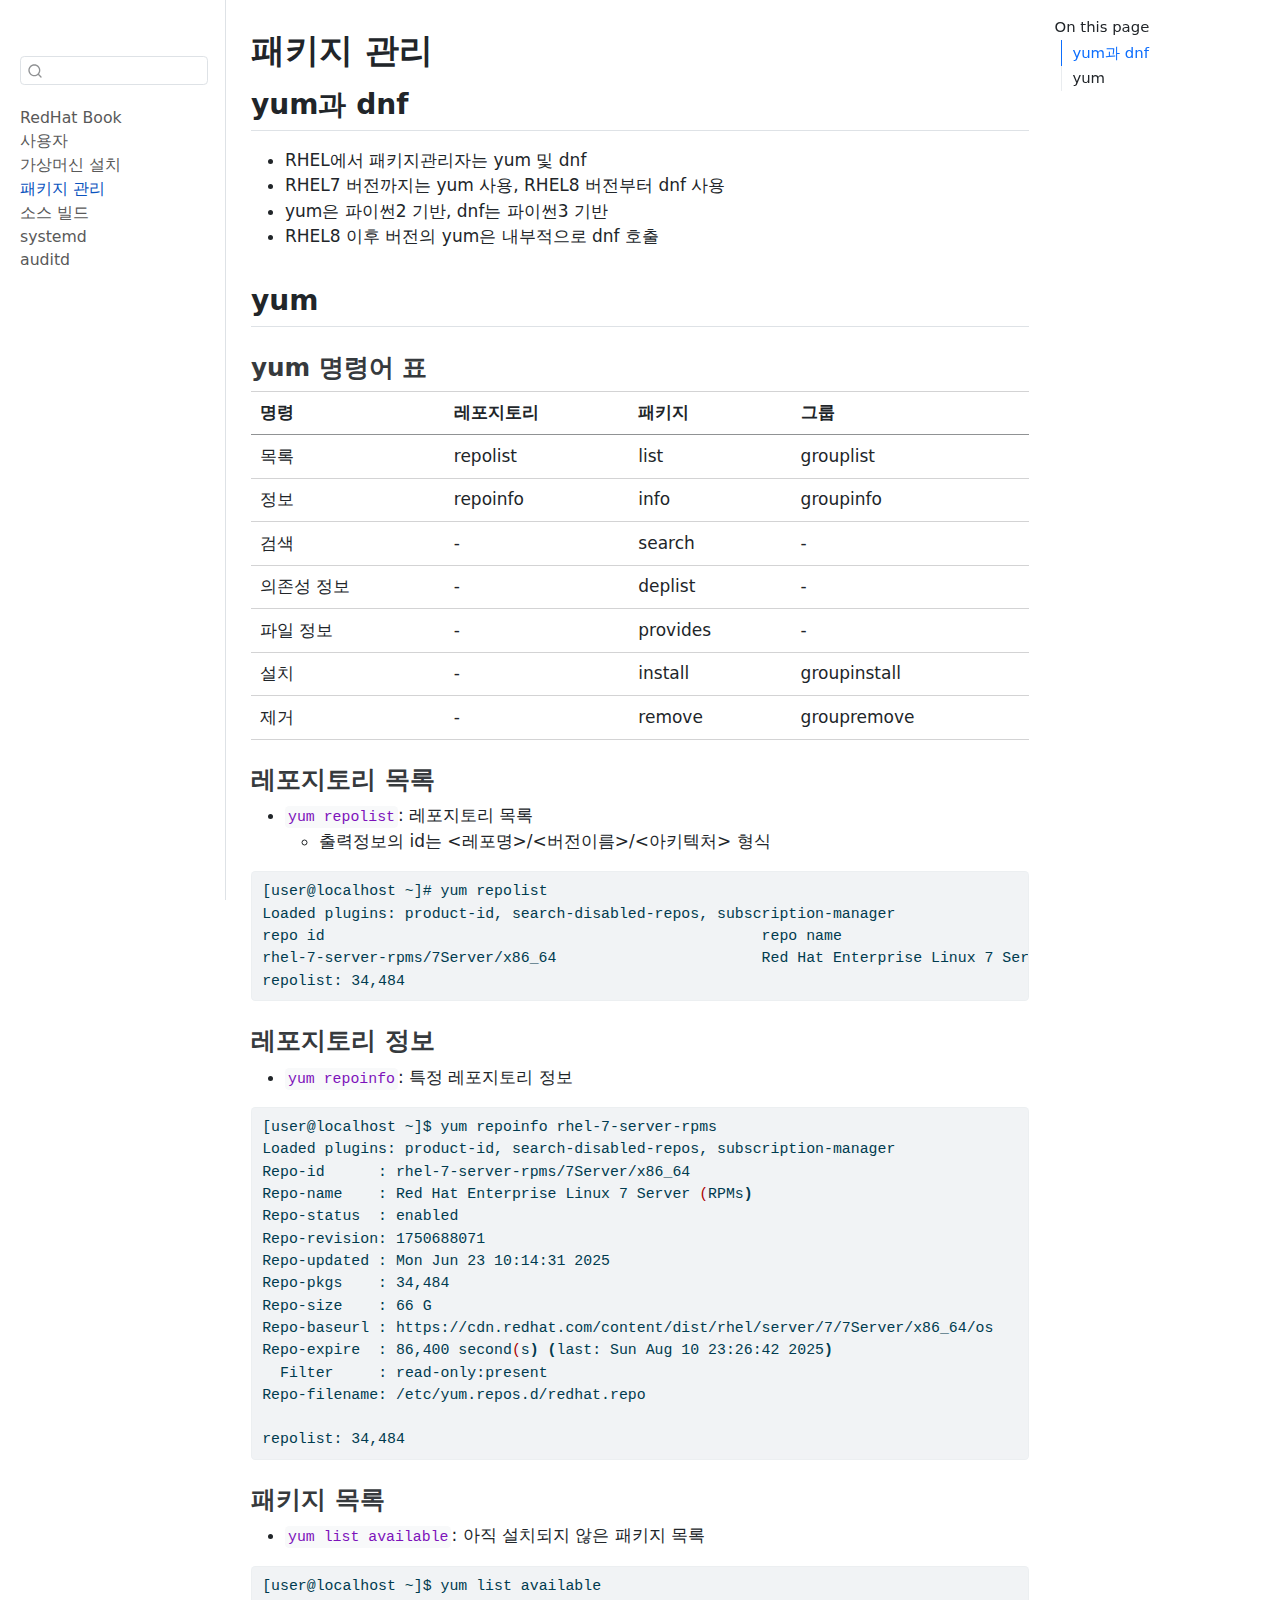
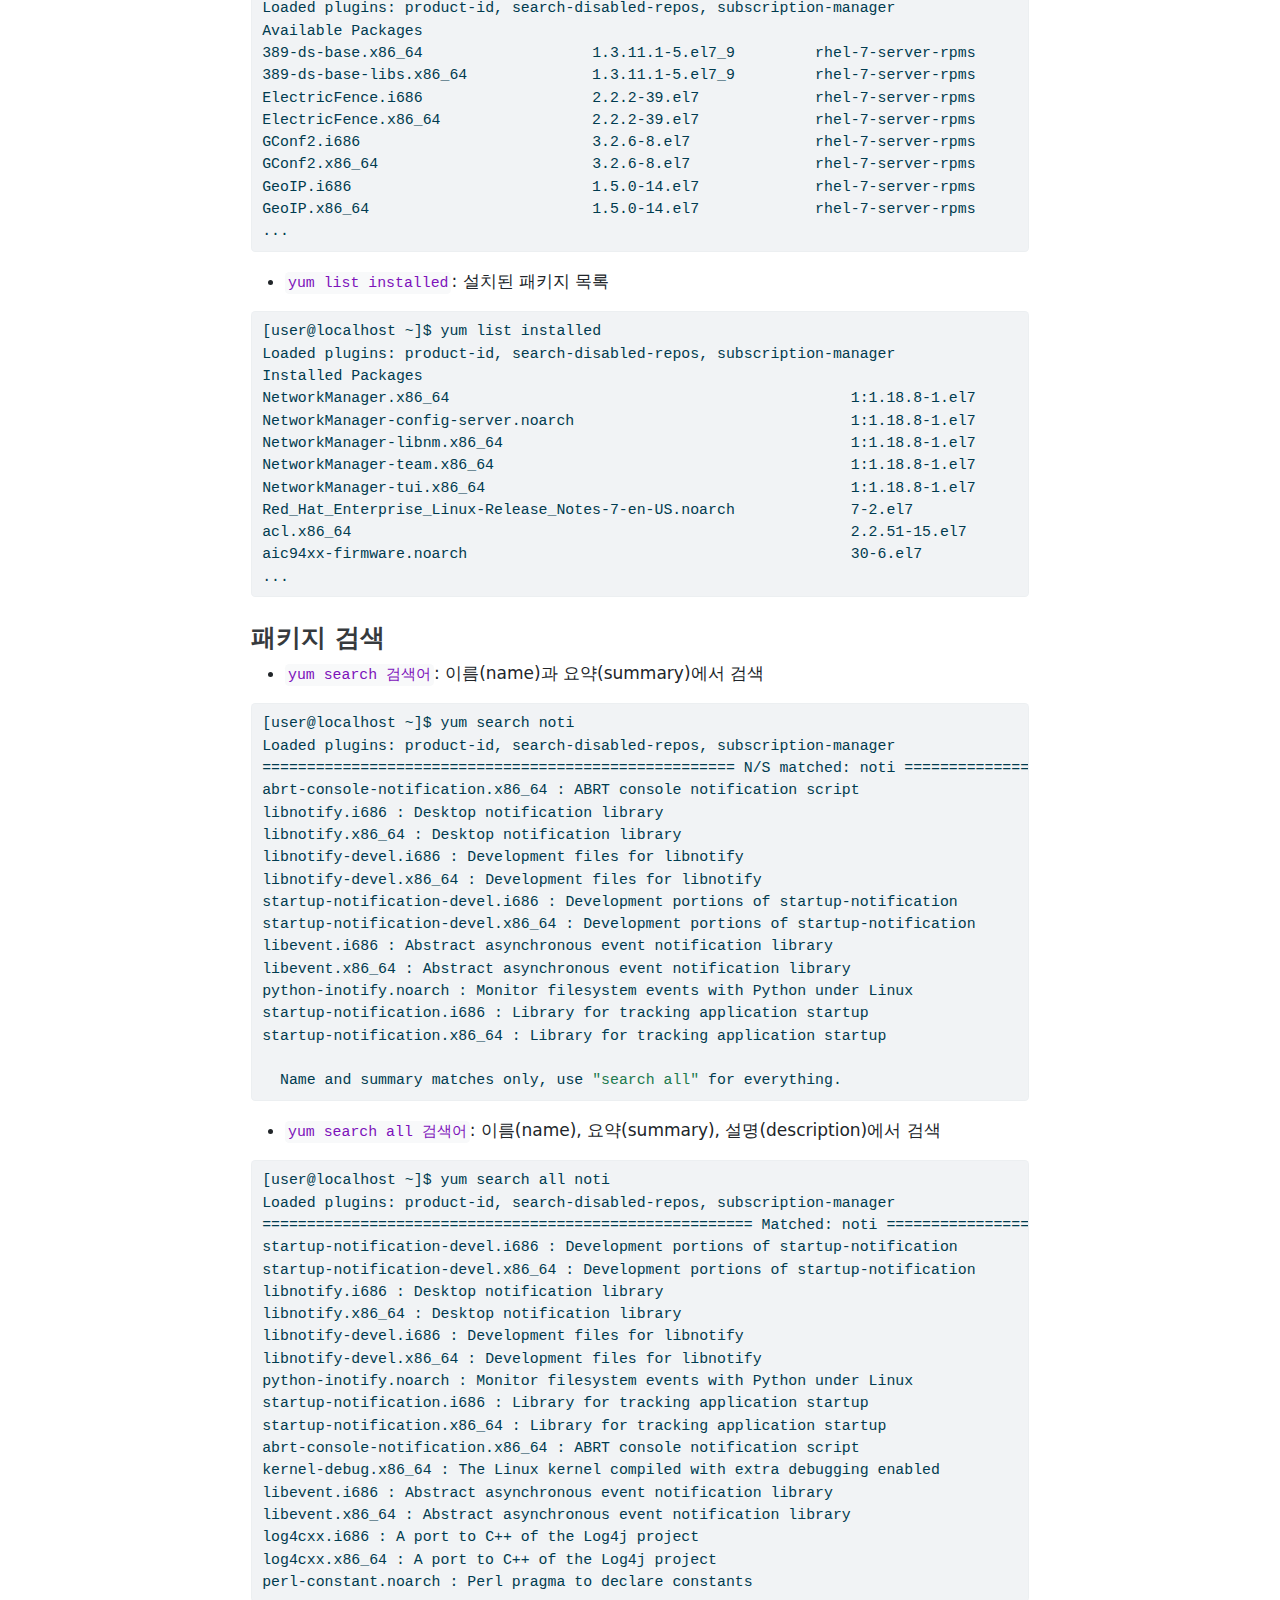
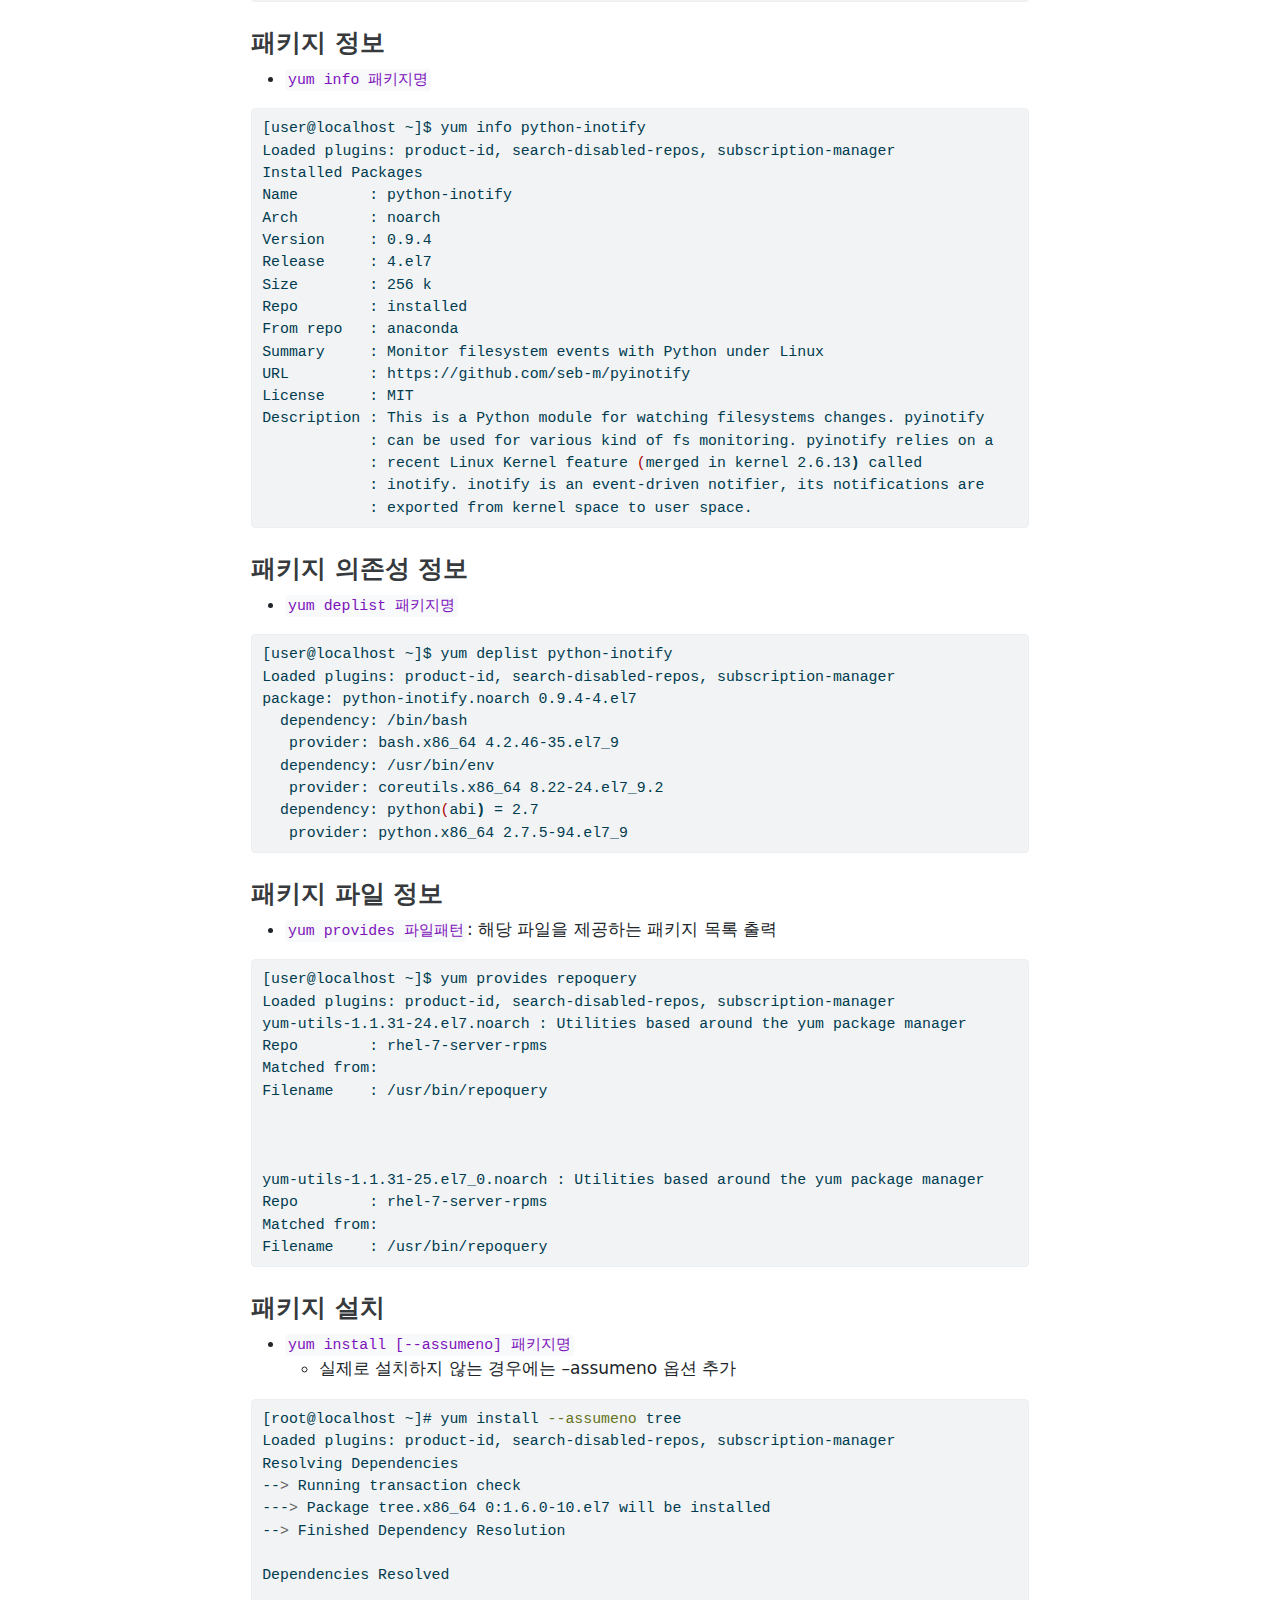
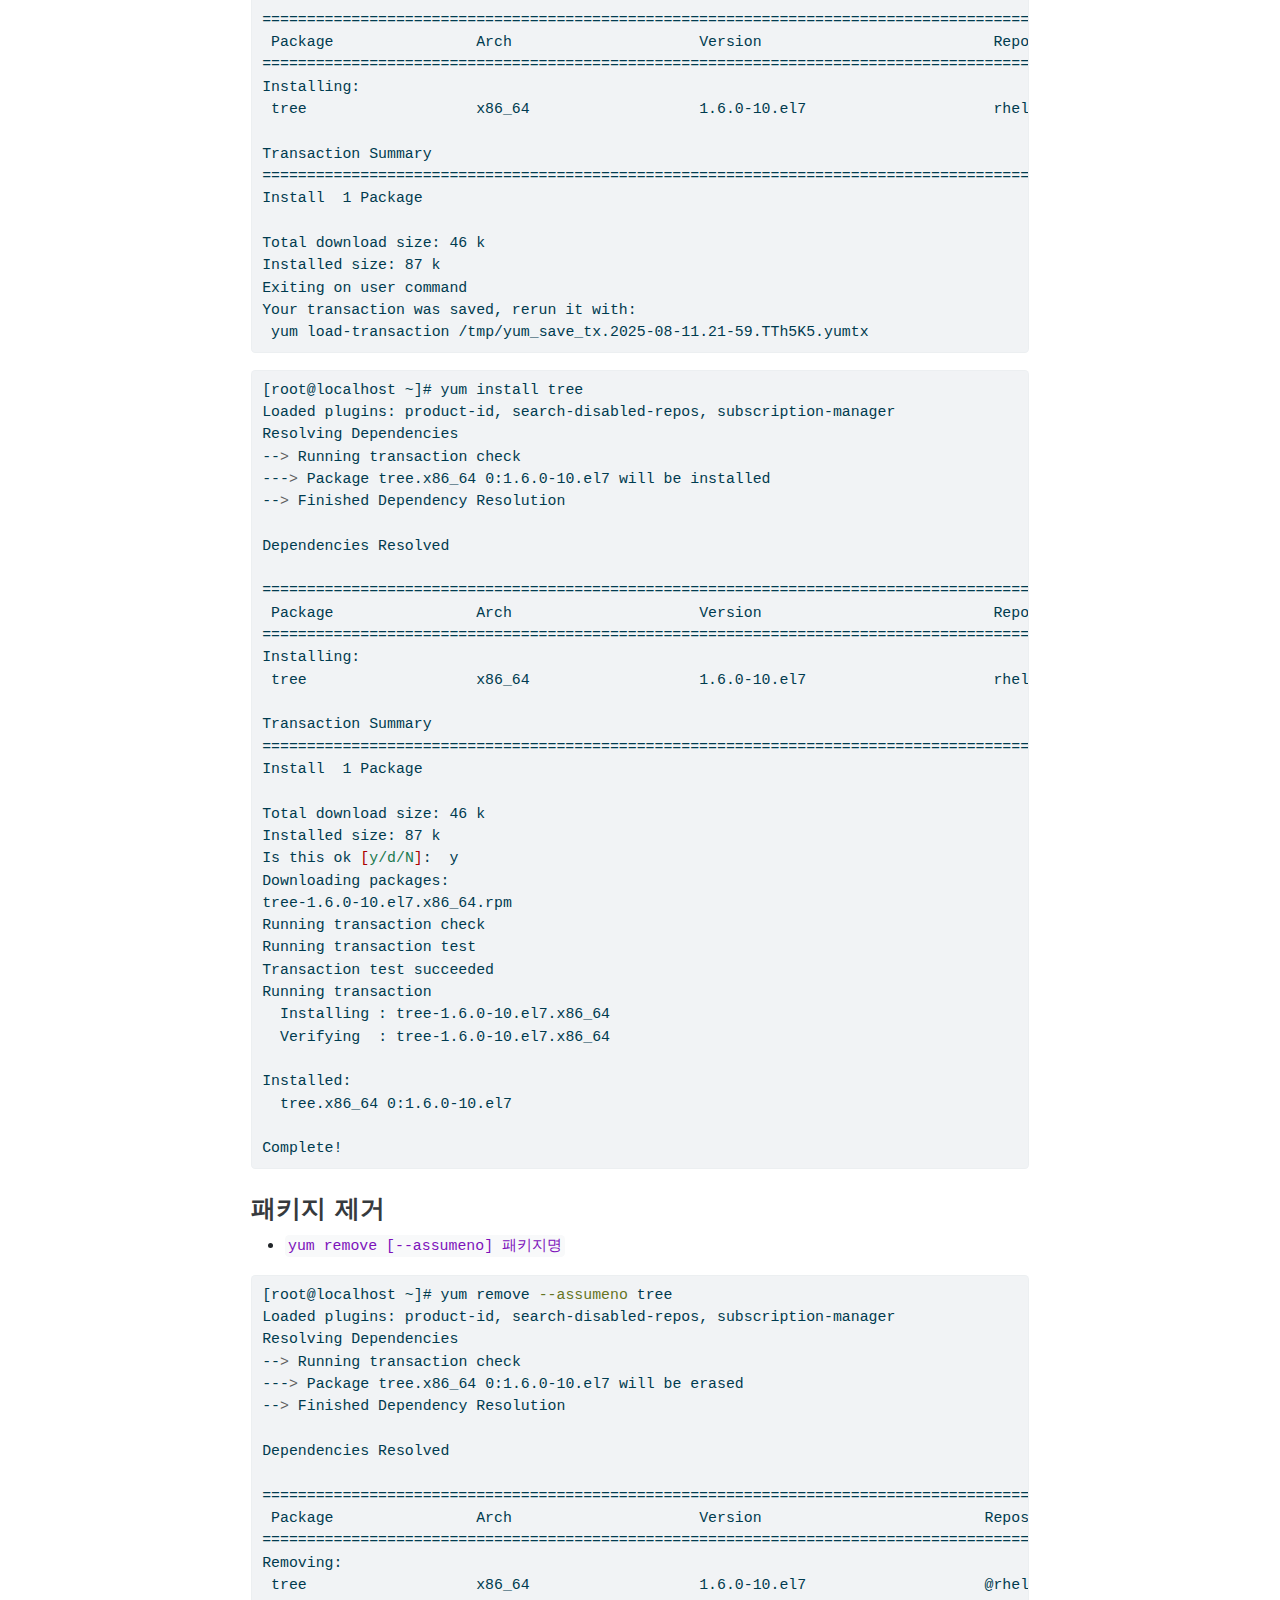
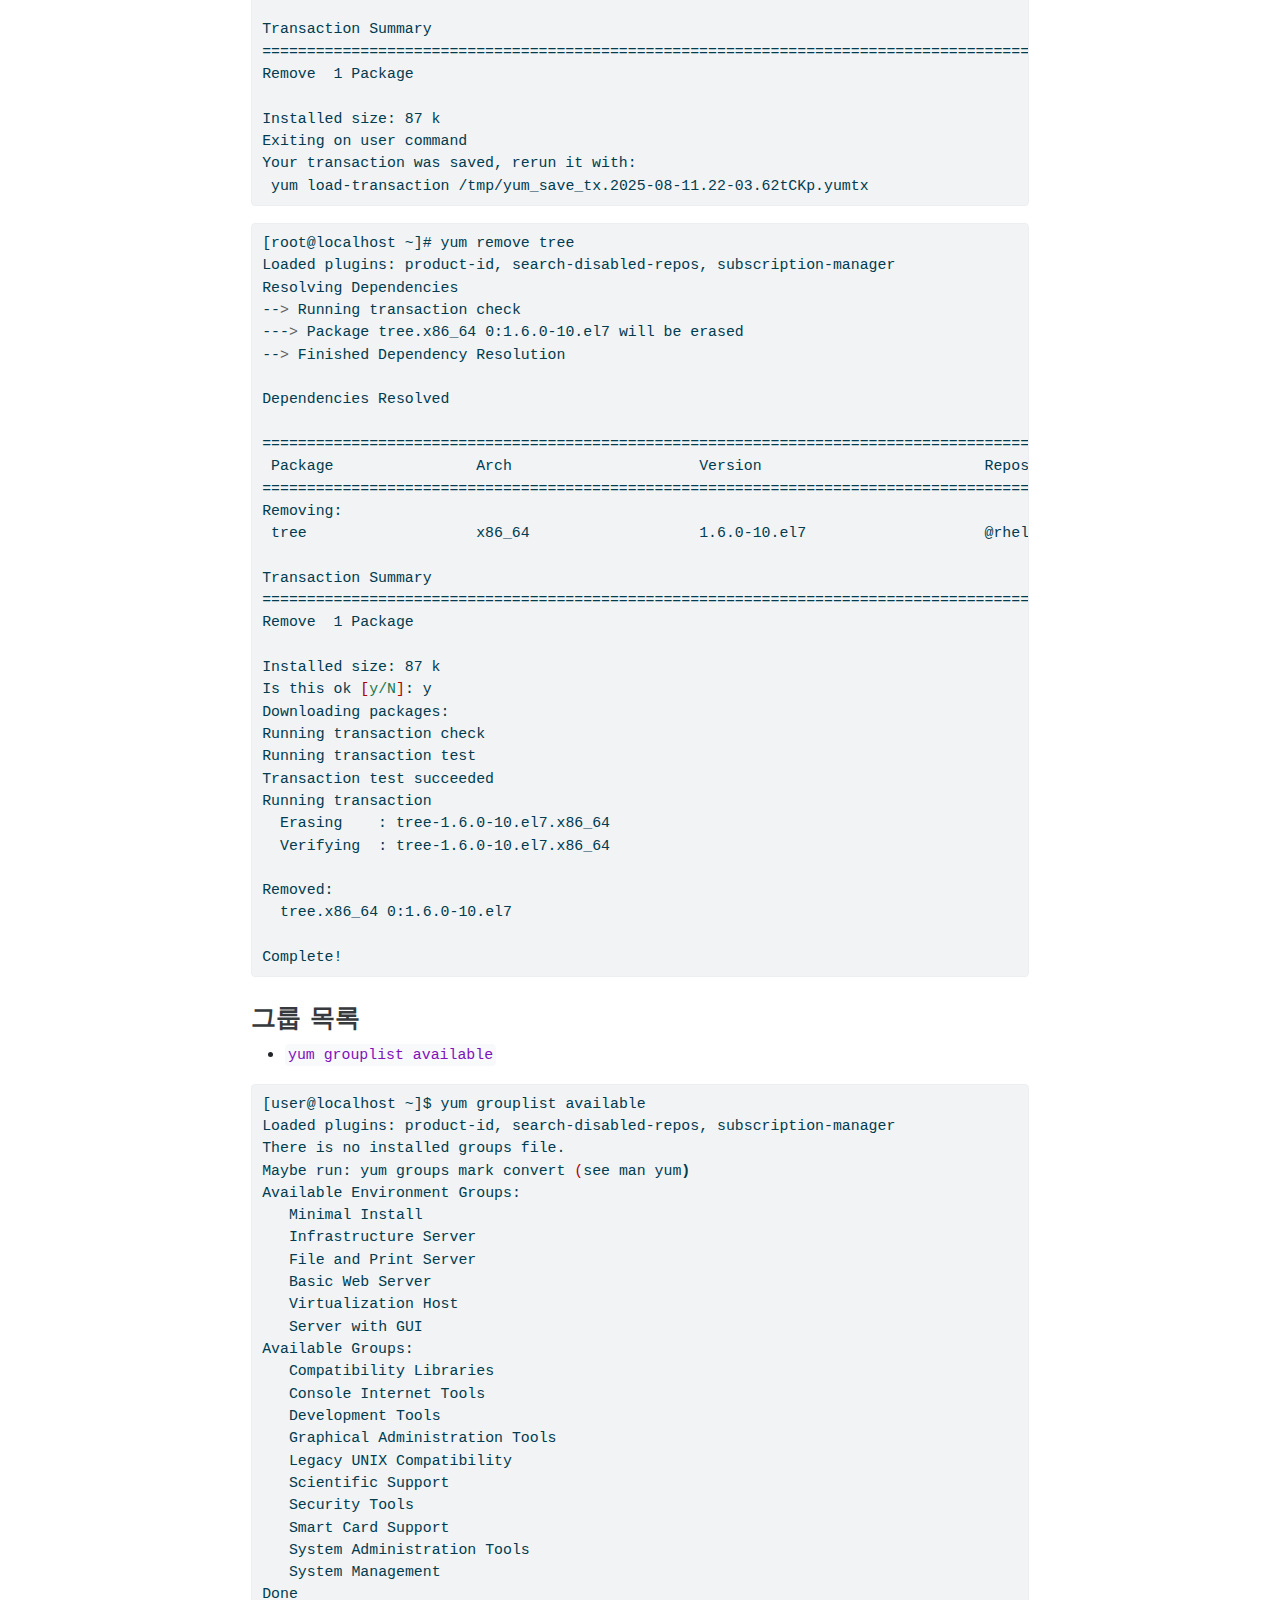
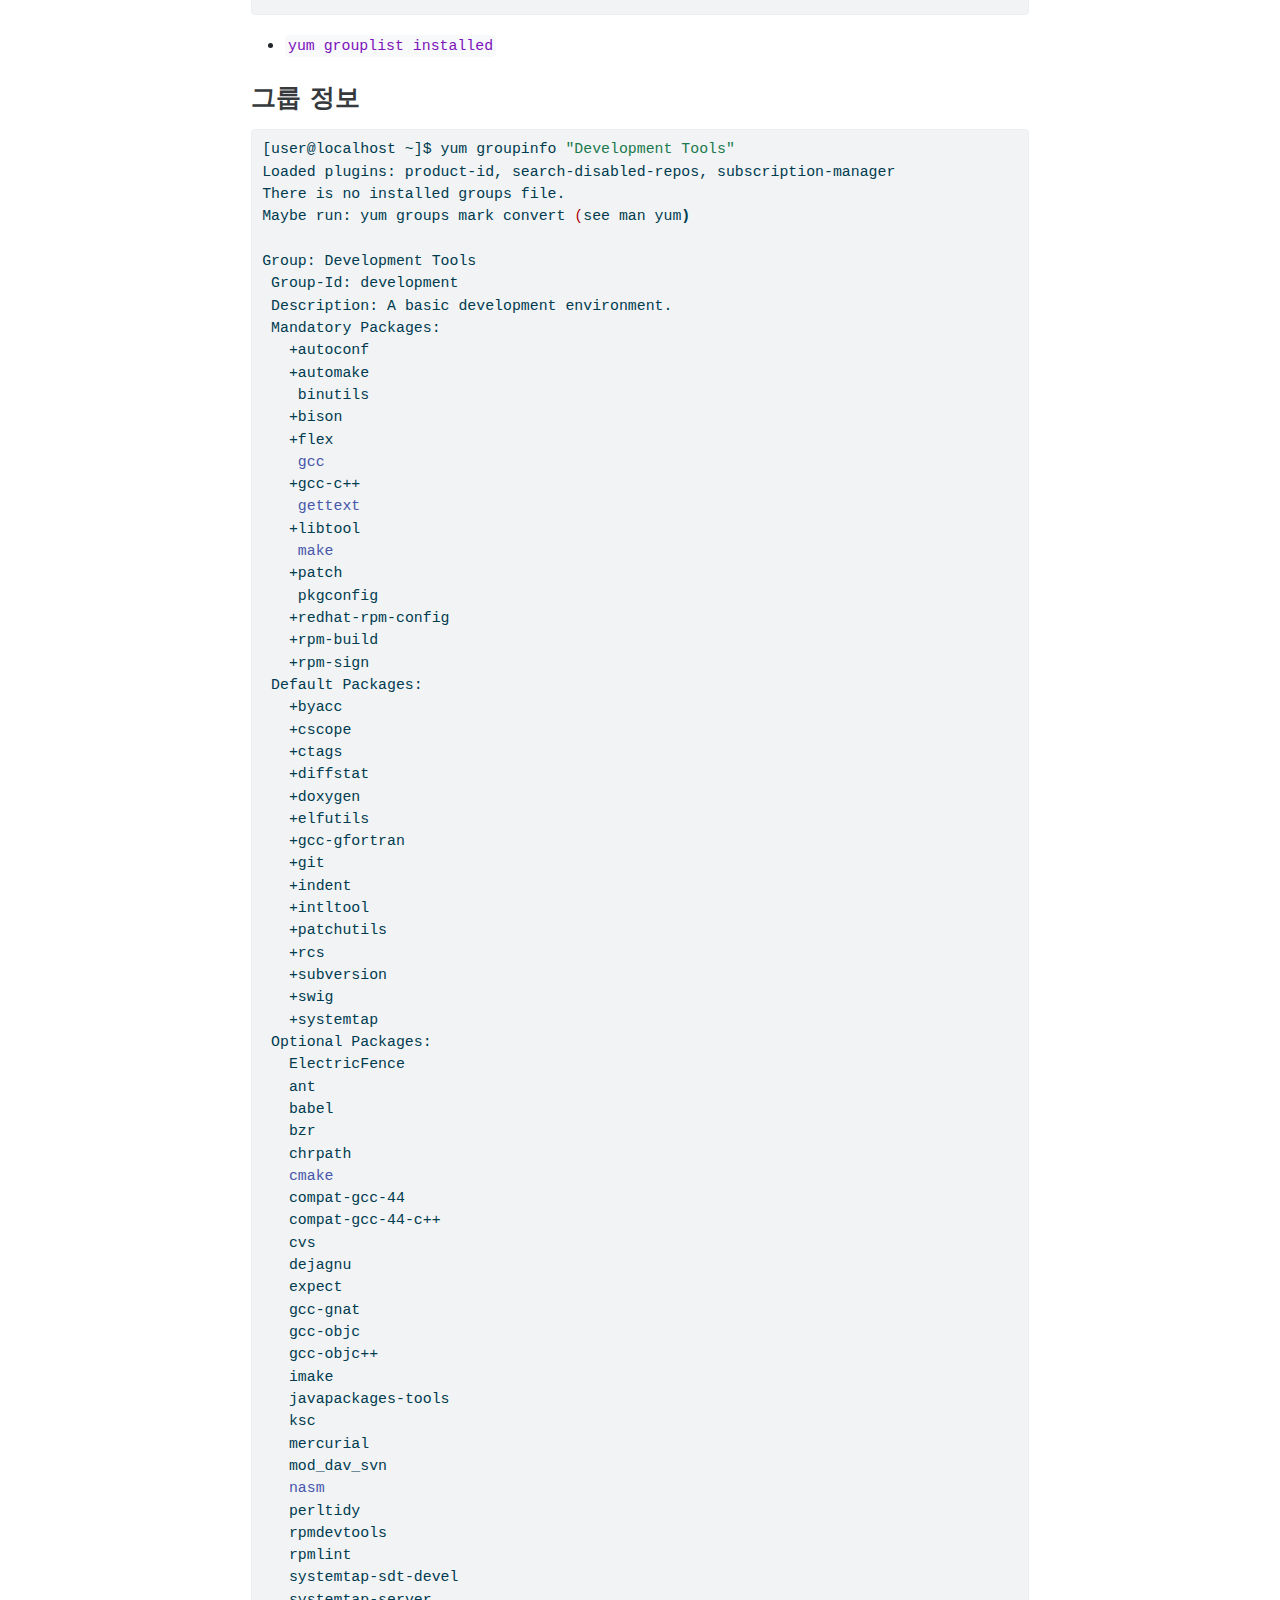
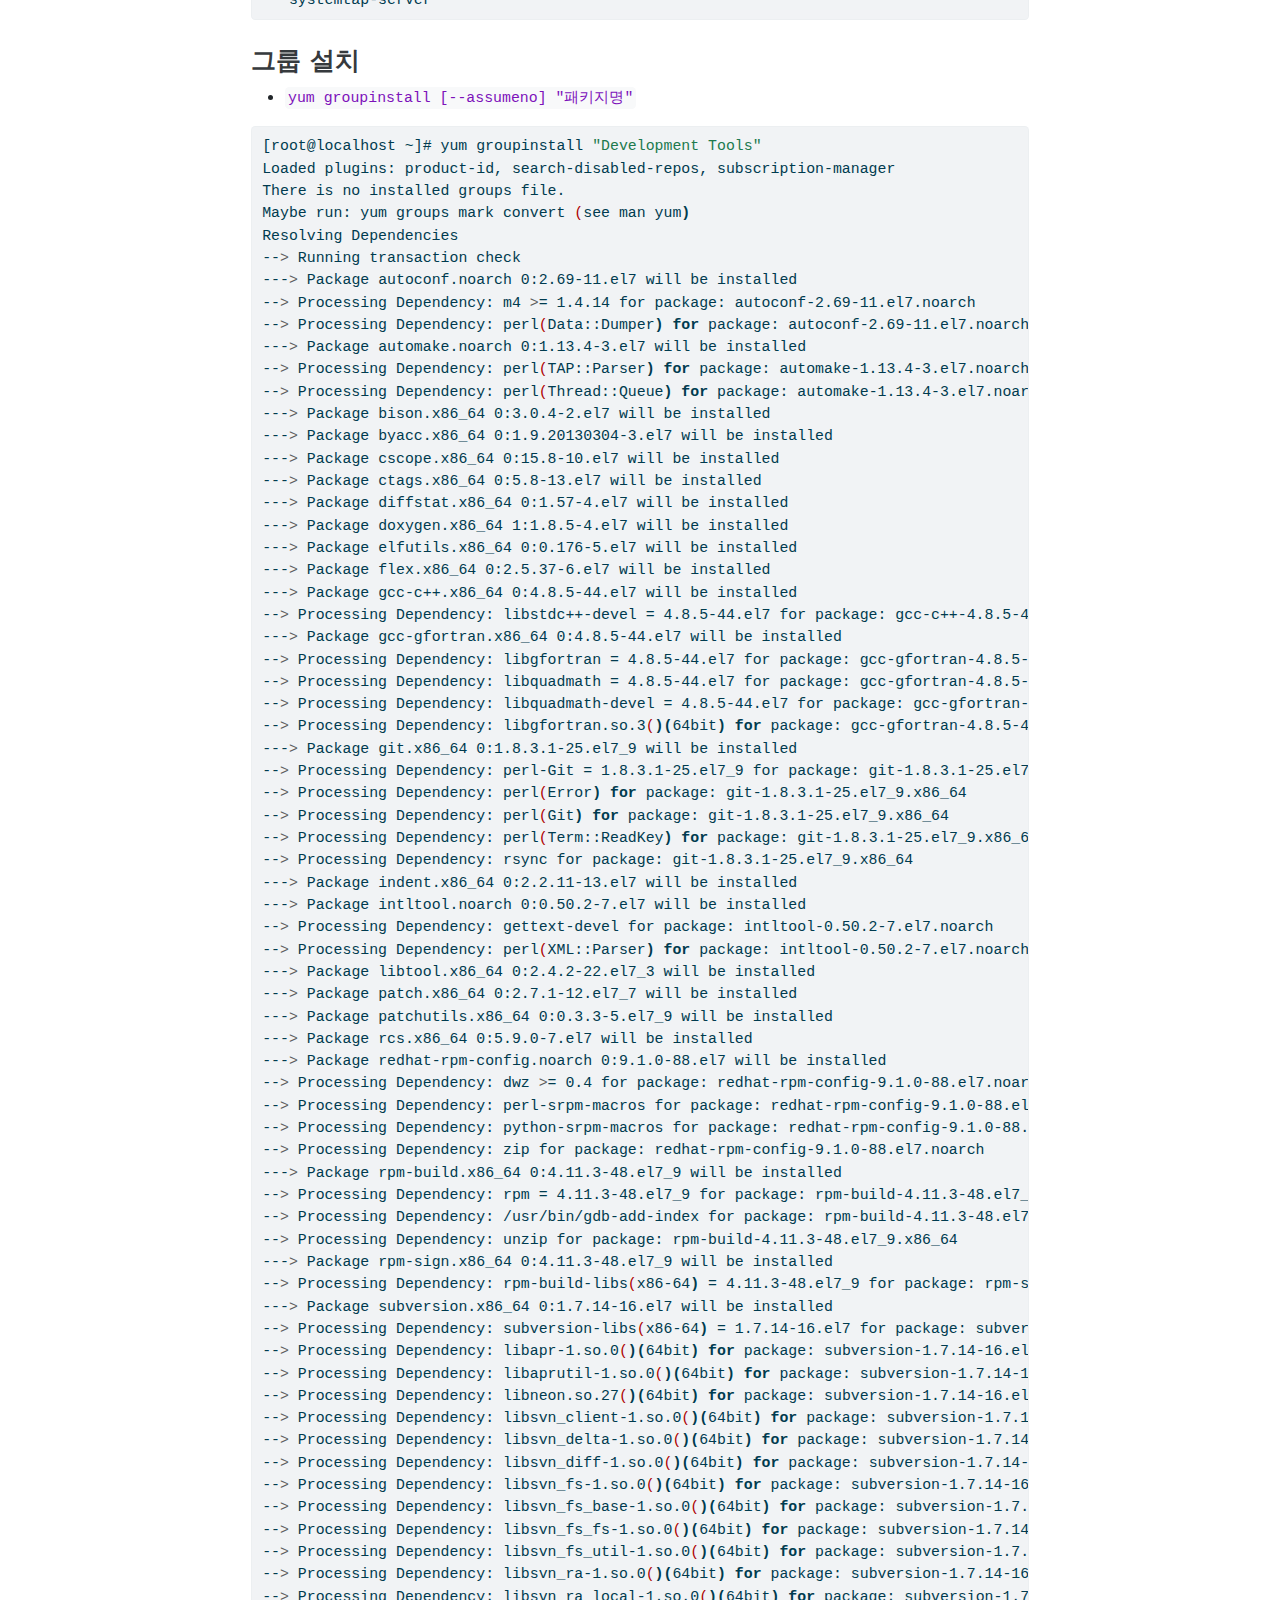
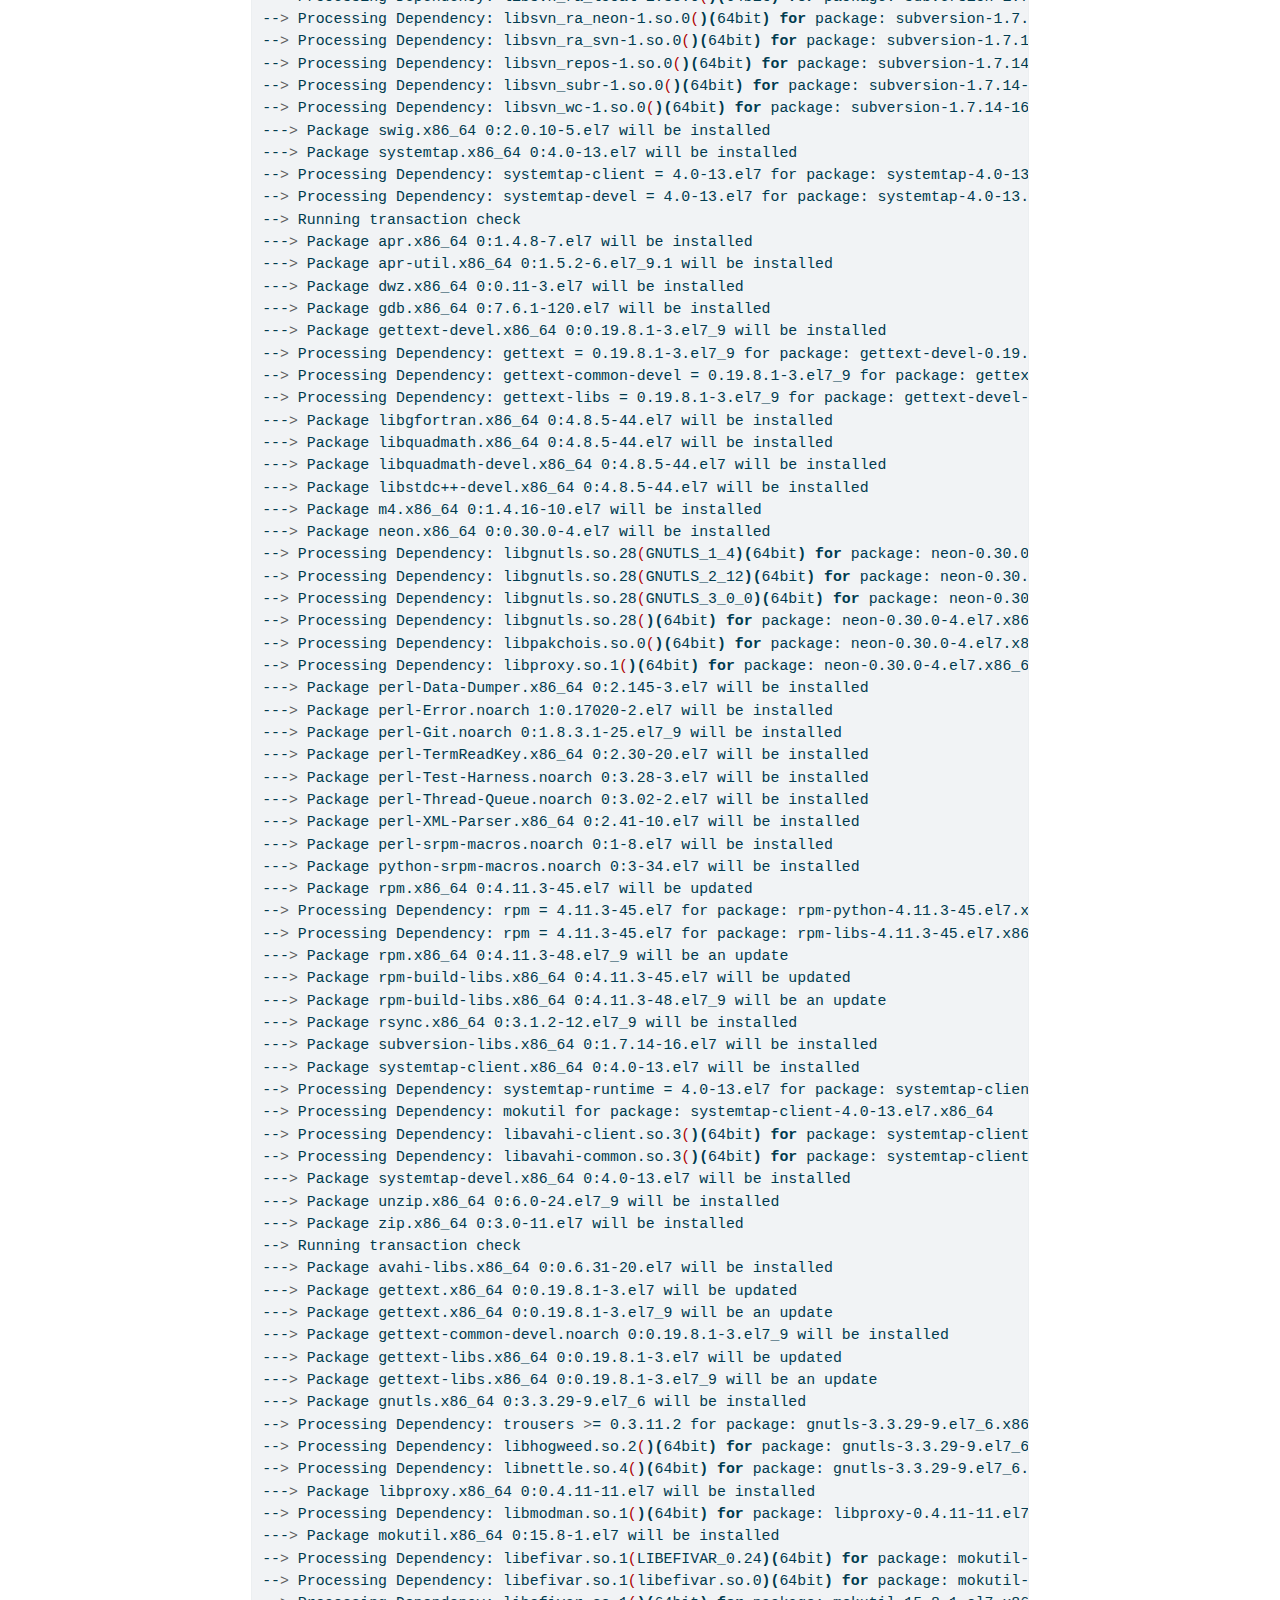
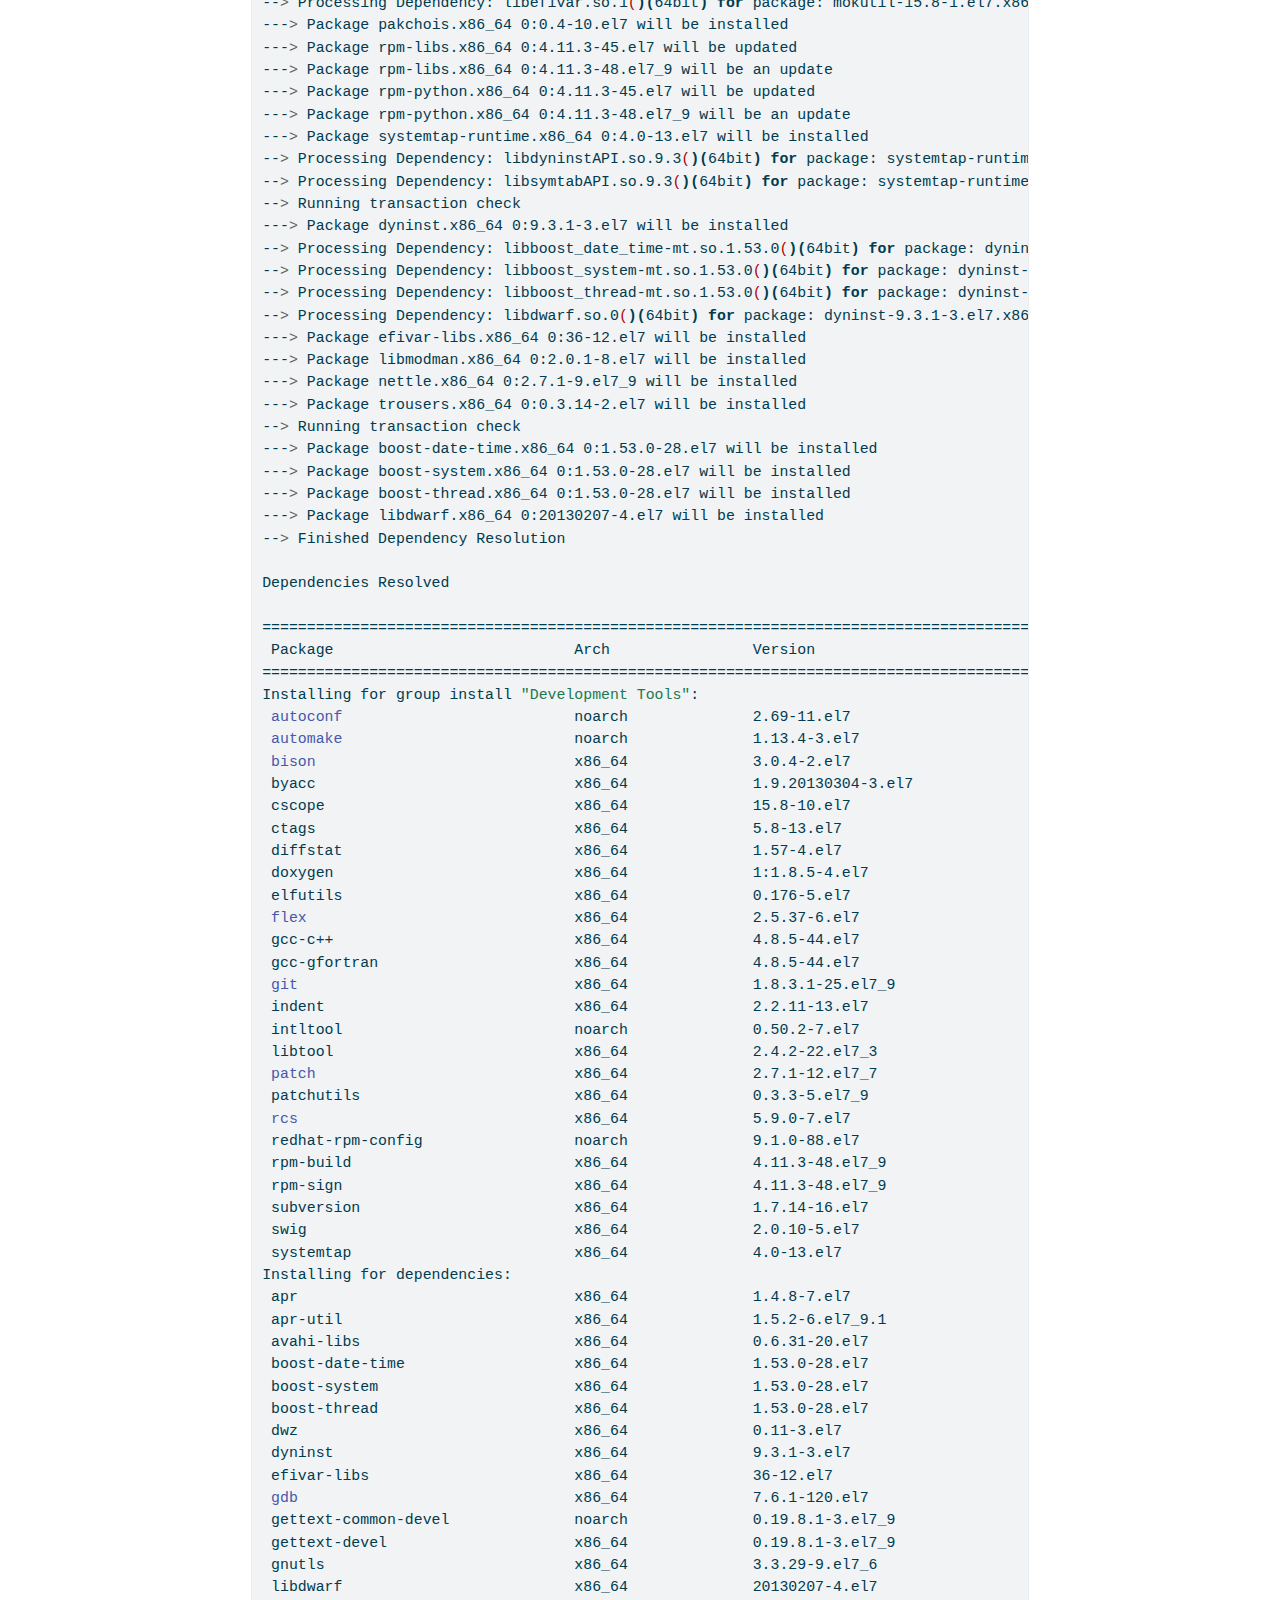
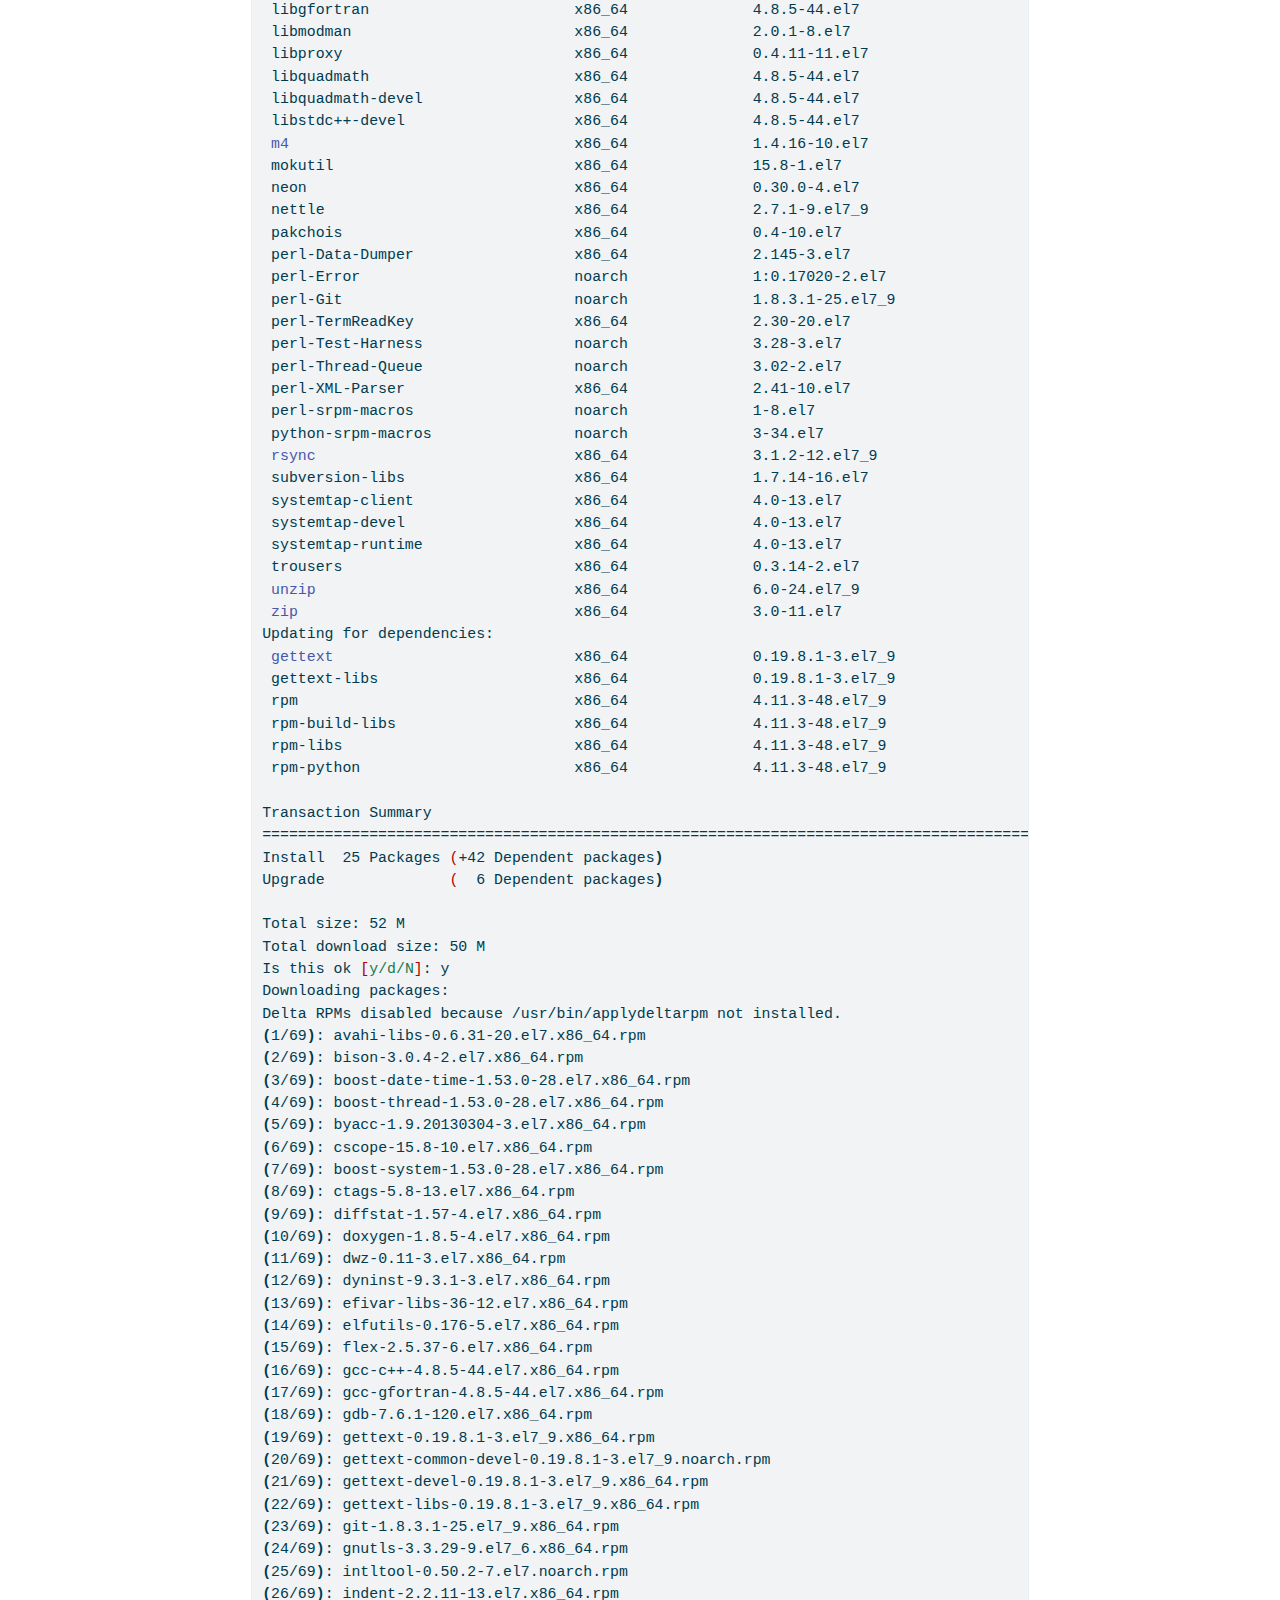
<file: package.html>
<!DOCTYPE html>
<html xmlns="http://www.w3.org/1999/xhtml" lang="en" xml:lang="en"><head>

<meta charset="utf-8">
<meta name="generator" content="quarto-1.8.18">

<meta name="viewport" content="width=device-width, initial-scale=1.0, user-scalable=yes">


<title>패키지 관리 – RedHat Book</title>
<style>
code{white-space: pre-wrap;}
span.smallcaps{font-variant: small-caps;}
div.columns{display: flex; gap: min(4vw, 1.5em);}
div.column{flex: auto; overflow-x: auto;}
div.hanging-indent{margin-left: 1.5em; text-indent: -1.5em;}
ul.task-list{list-style: none;}
ul.task-list li input[type="checkbox"] {
  width: 0.8em;
  margin: 0 0.8em 0.2em -1em; /* quarto-specific, see https://github.com/quarto-dev/quarto-cli/issues/4556 */ 
  vertical-align: middle;
}
/* CSS for syntax highlighting */
html { -webkit-text-size-adjust: 100%; }
pre > code.sourceCode { white-space: pre; position: relative; }
pre > code.sourceCode > span { display: inline-block; line-height: 1.25; }
pre > code.sourceCode > span:empty { height: 1.2em; }
.sourceCode { overflow: visible; }
code.sourceCode > span { color: inherit; text-decoration: inherit; }
div.sourceCode { margin: 1em 0; }
pre.sourceCode { margin: 0; }
@media screen {
div.sourceCode { overflow: auto; }
}
@media print {
pre > code.sourceCode { white-space: pre-wrap; }
pre > code.sourceCode > span { text-indent: -5em; padding-left: 5em; }
}
pre.numberSource code
  { counter-reset: source-line 0; }
pre.numberSource code > span
  { position: relative; left: -4em; counter-increment: source-line; }
pre.numberSource code > span > a:first-child::before
  { content: counter(source-line);
    position: relative; left: -1em; text-align: right; vertical-align: baseline;
    border: none; display: inline-block;
    -webkit-touch-callout: none; -webkit-user-select: none;
    -khtml-user-select: none; -moz-user-select: none;
    -ms-user-select: none; user-select: none;
    padding: 0 4px; width: 4em;
  }
pre.numberSource { margin-left: 3em;  padding-left: 4px; }
div.sourceCode
  {   }
@media screen {
pre > code.sourceCode > span > a:first-child::before { text-decoration: underline; }
}
</style>


<script src="site_libs/quarto-nav/quarto-nav.js"></script>
<script src="site_libs/quarto-nav/headroom.min.js"></script>
<script src="site_libs/clipboard/clipboard.min.js"></script>
<script src="site_libs/quarto-search/autocomplete.umd.js"></script>
<script src="site_libs/quarto-search/fuse.min.js"></script>
<script src="site_libs/quarto-search/quarto-search.js"></script>
<meta name="quarto:offset" content="./">
<script src="site_libs/quarto-html/quarto.js" type="module"></script>
<script src="site_libs/quarto-html/tabsets/tabsets.js" type="module"></script>
<script src="site_libs/quarto-html/axe/axe-check.js" type="module"></script>
<script src="site_libs/quarto-html/popper.min.js"></script>
<script src="site_libs/quarto-html/tippy.umd.min.js"></script>
<script src="site_libs/quarto-html/anchor.min.js"></script>
<link href="site_libs/quarto-html/tippy.css" rel="stylesheet">
<link href="site_libs/quarto-html/quarto-syntax-highlighting-f98ea211b99fe8356d6469e598480a52.css" rel="stylesheet" id="quarto-text-highlighting-styles">
<script src="site_libs/bootstrap/bootstrap.min.js"></script>
<link href="site_libs/bootstrap/bootstrap-icons.css" rel="stylesheet">
<link href="site_libs/bootstrap/bootstrap-10f61aabe666be7fdc09fc36193cbe5f.min.css" rel="stylesheet" append-hash="true" id="quarto-bootstrap" data-mode="light">
<script id="quarto-search-options" type="application/json">{
  "location": "sidebar",
  "copy-button": false,
  "collapse-after": 3,
  "panel-placement": "start",
  "type": "textbox",
  "limit": 50,
  "keyboard-shortcut": [
    "f",
    "/",
    "s"
  ],
  "show-item-context": false,
  "language": {
    "search-no-results-text": "No results",
    "search-matching-documents-text": "matching documents",
    "search-copy-link-title": "Copy link to search",
    "search-hide-matches-text": "Hide additional matches",
    "search-more-match-text": "more match in this document",
    "search-more-matches-text": "more matches in this document",
    "search-clear-button-title": "Clear",
    "search-text-placeholder": "",
    "search-detached-cancel-button-title": "Cancel",
    "search-submit-button-title": "Submit",
    "search-label": "Search"
  }
}</script>


<link rel="stylesheet" href="styles.css">
</head>

<body class="nav-sidebar docked quarto-light">

<div id="quarto-search-results"></div>
  <header id="quarto-header" class="headroom fixed-top">
  <nav class="quarto-secondary-nav">
    <div class="container-fluid d-flex">
      <button type="button" class="quarto-btn-toggle btn" data-bs-toggle="collapse" role="button" data-bs-target=".quarto-sidebar-collapse-item" aria-controls="quarto-sidebar" aria-expanded="false" aria-label="Toggle sidebar navigation" onclick="if (window.quartoToggleHeadroom) { window.quartoToggleHeadroom(); }">
        <i class="bi bi-layout-text-sidebar-reverse"></i>
      </button>
        <nav class="quarto-page-breadcrumbs" aria-label="breadcrumb"><ol class="breadcrumb"><li class="breadcrumb-item"><a href="./package.html">패키지 관리</a></li></ol></nav>
        <a class="flex-grow-1" role="navigation" data-bs-toggle="collapse" data-bs-target=".quarto-sidebar-collapse-item" aria-controls="quarto-sidebar" aria-expanded="false" aria-label="Toggle sidebar navigation" onclick="if (window.quartoToggleHeadroom) { window.quartoToggleHeadroom(); }">      
        </a>
      <button type="button" class="btn quarto-search-button" aria-label="Search" onclick="window.quartoOpenSearch();">
        <i class="bi bi-search"></i>
      </button>
    </div>
  </nav>
</header>
<!-- content -->
<div id="quarto-content" class="quarto-container page-columns page-rows-contents page-layout-article">
<!-- sidebar -->
  <nav id="quarto-sidebar" class="sidebar collapse collapse-horizontal quarto-sidebar-collapse-item sidebar-navigation docked overflow-auto">
    <div class="pt-lg-2 mt-2 text-left sidebar-header">
      <a href="./index.html" class="sidebar-logo-link">
      </a>
      </div>
        <div class="mt-2 flex-shrink-0 align-items-center">
        <div class="sidebar-search">
        <div id="quarto-search" class="" title="Search"></div>
        </div>
        </div>
    <div class="sidebar-menu-container"> 
    <ul class="list-unstyled mt-1">
        <li class="sidebar-item">
  <div class="sidebar-item-container"> 
  <a href="./index.html" class="sidebar-item-text sidebar-link">
 <span class="menu-text">RedHat Book</span></a>
  </div>
</li>
        <li class="sidebar-item">
  <div class="sidebar-item-container"> 
  <a href="./user.html" class="sidebar-item-text sidebar-link">
 <span class="menu-text">사용자</span></a>
  </div>
</li>
        <li class="sidebar-item">
  <div class="sidebar-item-container"> 
  <a href="./virtualbox.html" class="sidebar-item-text sidebar-link">
 <span class="menu-text">가상머신 설치</span></a>
  </div>
</li>
        <li class="sidebar-item">
  <div class="sidebar-item-container"> 
  <a href="./package.html" class="sidebar-item-text sidebar-link active">
 <span class="menu-text">패키지 관리</span></a>
  </div>
</li>
        <li class="sidebar-item">
  <div class="sidebar-item-container"> 
  <a href="./build.html" class="sidebar-item-text sidebar-link">
 <span class="menu-text">소스 빌드</span></a>
  </div>
</li>
        <li class="sidebar-item">
  <div class="sidebar-item-container"> 
  <a href="./systemd.html" class="sidebar-item-text sidebar-link">
 <span class="menu-text">systemd</span></a>
  </div>
</li>
        <li class="sidebar-item">
  <div class="sidebar-item-container"> 
  <a href="./auditd.html" class="sidebar-item-text sidebar-link">
 <span class="menu-text">auditd</span></a>
  </div>
</li>
    </ul>
    </div>
</nav>
<div id="quarto-sidebar-glass" class="quarto-sidebar-collapse-item" data-bs-toggle="collapse" data-bs-target=".quarto-sidebar-collapse-item"></div>
<!-- margin-sidebar -->
    <div id="quarto-margin-sidebar" class="sidebar margin-sidebar">
        <nav id="TOC" role="doc-toc" class="toc-active">
    <h2 id="toc-title">On this page</h2>
   
  <ul>
  <li><a href="#yum과-dnf" id="toc-yum과-dnf" class="nav-link active" data-scroll-target="#yum과-dnf">yum과 dnf</a></li>
  <li><a href="#yum" id="toc-yum" class="nav-link" data-scroll-target="#yum">yum</a>
  <ul class="collapse">
  <li><a href="#yum-명령어-표" id="toc-yum-명령어-표" class="nav-link" data-scroll-target="#yum-명령어-표">yum 명령어 표</a></li>
  <li><a href="#레포지토리-목록" id="toc-레포지토리-목록" class="nav-link" data-scroll-target="#레포지토리-목록">레포지토리 목록</a></li>
  <li><a href="#레포지토리-정보" id="toc-레포지토리-정보" class="nav-link" data-scroll-target="#레포지토리-정보">레포지토리 정보</a></li>
  <li><a href="#패키지-목록" id="toc-패키지-목록" class="nav-link" data-scroll-target="#패키지-목록">패키지 목록</a></li>
  <li><a href="#패키지-검색" id="toc-패키지-검색" class="nav-link" data-scroll-target="#패키지-검색">패키지 검색</a></li>
  <li><a href="#패키지-정보" id="toc-패키지-정보" class="nav-link" data-scroll-target="#패키지-정보">패키지 정보</a></li>
  <li><a href="#패키지-의존성-정보" id="toc-패키지-의존성-정보" class="nav-link" data-scroll-target="#패키지-의존성-정보">패키지 의존성 정보</a></li>
  <li><a href="#패키지-파일-정보" id="toc-패키지-파일-정보" class="nav-link" data-scroll-target="#패키지-파일-정보">패키지 파일 정보</a></li>
  <li><a href="#패키지-설치" id="toc-패키지-설치" class="nav-link" data-scroll-target="#패키지-설치">패키지 설치</a></li>
  <li><a href="#패키지-제거" id="toc-패키지-제거" class="nav-link" data-scroll-target="#패키지-제거">패키지 제거</a></li>
  <li><a href="#그룹-목록" id="toc-그룹-목록" class="nav-link" data-scroll-target="#그룹-목록">그룹 목록</a></li>
  <li><a href="#그룹-정보" id="toc-그룹-정보" class="nav-link" data-scroll-target="#그룹-정보">그룹 정보</a></li>
  <li><a href="#그룹-설치" id="toc-그룹-설치" class="nav-link" data-scroll-target="#그룹-설치">그룹 설치</a></li>
  <li><a href="#그룹-제거" id="toc-그룹-제거" class="nav-link" data-scroll-target="#그룹-제거">그룹 제거</a></li>
  </ul></li>
  </ul>
</nav>
    </div>
<!-- main -->
<main class="content" id="quarto-document-content">

<header id="title-block-header" class="quarto-title-block default">
<div class="quarto-title">
<h1 class="title">패키지 관리</h1>
</div>



<div class="quarto-title-meta">

    
  
    
  </div>
  


</header>


<div class="hidden">
<p>hidden</p>
</div>
<section id="yum과-dnf" class="level2">
<h2 class="anchored" data-anchor-id="yum과-dnf">yum과 dnf</h2>
<ul>
<li>RHEL에서 패키지관리자는 yum 및 dnf</li>
<li>RHEL7 버전까지는 yum 사용, RHEL8 버전부터 dnf 사용</li>
<li>yum은 파이썬2 기반, dnf는 파이썬3 기반</li>
<li>RHEL8 이후 버전의 yum은 내부적으로 dnf 호출</li>
</ul>
</section>
<section id="yum" class="level2">
<h2 class="anchored" data-anchor-id="yum">yum</h2>
<section id="yum-명령어-표" class="level3">
<h3 class="anchored" data-anchor-id="yum-명령어-표">yum 명령어 표</h3>
<table class="caption-top table">
<thead>
<tr class="header">
<th>명령</th>
<th>레포지토리</th>
<th>패키지</th>
<th>그룹</th>
</tr>
</thead>
<tbody>
<tr class="odd">
<td>목록</td>
<td>repolist</td>
<td>list</td>
<td>grouplist</td>
</tr>
<tr class="even">
<td>정보</td>
<td>repoinfo</td>
<td>info</td>
<td>groupinfo</td>
</tr>
<tr class="odd">
<td>검색</td>
<td>-</td>
<td>search</td>
<td>-</td>
</tr>
<tr class="even">
<td>의존성 정보</td>
<td>-</td>
<td>deplist</td>
<td>-</td>
</tr>
<tr class="odd">
<td>파일 정보</td>
<td>-</td>
<td>provides</td>
<td>-</td>
</tr>
<tr class="even">
<td>설치</td>
<td>-</td>
<td>install</td>
<td>groupinstall</td>
</tr>
<tr class="odd">
<td>제거</td>
<td>-</td>
<td>remove</td>
<td>groupremove</td>
</tr>
</tbody>
</table>
</section>
<section id="레포지토리-목록" class="level3">
<h3 class="anchored" data-anchor-id="레포지토리-목록">레포지토리 목록</h3>
<ul>
<li><code>yum repolist</code>: 레포지토리 목록
<ul>
<li>출력정보의 id는 &lt;레포명&gt;/&lt;버전이름&gt;/&lt;아키텍처&gt; 형식</li>
</ul></li>
</ul>
<div class="code-copy-outer-scaffold"><div class="sourceCode" id="cb1"><pre class="sourceCode bash code-with-copy"><code class="sourceCode bash"><span id="cb1-1"><a href="#cb1-1" aria-hidden="true" tabindex="-1"></a><span class="ex">[user@localhost</span> ~]# yum repolist</span>
<span id="cb1-2"><a href="#cb1-2" aria-hidden="true" tabindex="-1"></a><span class="ex">Loaded</span> plugins: product-id, search-disabled-repos, subscription-manager</span>
<span id="cb1-3"><a href="#cb1-3" aria-hidden="true" tabindex="-1"></a><span class="ex">repo</span> id                                                 repo name                                                      status</span>
<span id="cb1-4"><a href="#cb1-4" aria-hidden="true" tabindex="-1"></a><span class="ex">rhel-7-server-rpms/7Server/x86_64</span>                       Red Hat Enterprise Linux 7 Server <span class="er">(</span><span class="ex">RPMs</span><span class="kw">)</span>                       <span class="ex">34,484</span></span>
<span id="cb1-5"><a href="#cb1-5" aria-hidden="true" tabindex="-1"></a><span class="ex">repolist:</span> 34,484</span></code></pre></div><button title="Copy to Clipboard" class="code-copy-button"><i class="bi"></i></button></div>
</section>
<section id="레포지토리-정보" class="level3">
<h3 class="anchored" data-anchor-id="레포지토리-정보">레포지토리 정보</h3>
<ul>
<li><code>yum repoinfo</code>: 특정 레포지토리 정보</li>
</ul>
<div class="code-copy-outer-scaffold"><div class="sourceCode" id="cb2"><pre class="sourceCode bash code-with-copy"><code class="sourceCode bash"><span id="cb2-1"><a href="#cb2-1" aria-hidden="true" tabindex="-1"></a><span class="ex">[user@localhost</span> ~]$ yum repoinfo rhel-7-server-rpms</span>
<span id="cb2-2"><a href="#cb2-2" aria-hidden="true" tabindex="-1"></a><span class="ex">Loaded</span> plugins: product-id, search-disabled-repos, subscription-manager</span>
<span id="cb2-3"><a href="#cb2-3" aria-hidden="true" tabindex="-1"></a><span class="ex">Repo-id</span>      : rhel-7-server-rpms/7Server/x86_64</span>
<span id="cb2-4"><a href="#cb2-4" aria-hidden="true" tabindex="-1"></a><span class="ex">Repo-name</span>    : Red Hat Enterprise Linux 7 Server <span class="er">(</span><span class="ex">RPMs</span><span class="kw">)</span></span>
<span id="cb2-5"><a href="#cb2-5" aria-hidden="true" tabindex="-1"></a><span class="ex">Repo-status</span>  : enabled</span>
<span id="cb2-6"><a href="#cb2-6" aria-hidden="true" tabindex="-1"></a><span class="ex">Repo-revision:</span> 1750688071</span>
<span id="cb2-7"><a href="#cb2-7" aria-hidden="true" tabindex="-1"></a><span class="ex">Repo-updated</span> : Mon Jun 23 10:14:31 2025</span>
<span id="cb2-8"><a href="#cb2-8" aria-hidden="true" tabindex="-1"></a><span class="ex">Repo-pkgs</span>    : 34,484</span>
<span id="cb2-9"><a href="#cb2-9" aria-hidden="true" tabindex="-1"></a><span class="ex">Repo-size</span>    : 66 G</span>
<span id="cb2-10"><a href="#cb2-10" aria-hidden="true" tabindex="-1"></a><span class="ex">Repo-baseurl</span> : https://cdn.redhat.com/content/dist/rhel/server/7/7Server/x86_64/os</span>
<span id="cb2-11"><a href="#cb2-11" aria-hidden="true" tabindex="-1"></a><span class="ex">Repo-expire</span>  : 86,400 second<span class="er">(</span><span class="ex">s</span><span class="kw">)</span> <span class="kw">(</span><span class="ex">last:</span> Sun Aug 10 23:26:42 2025<span class="kw">)</span></span>
<span id="cb2-12"><a href="#cb2-12" aria-hidden="true" tabindex="-1"></a>  <span class="ex">Filter</span>     : read-only:present</span>
<span id="cb2-13"><a href="#cb2-13" aria-hidden="true" tabindex="-1"></a><span class="ex">Repo-filename:</span> /etc/yum.repos.d/redhat.repo</span>
<span id="cb2-14"><a href="#cb2-14" aria-hidden="true" tabindex="-1"></a></span>
<span id="cb2-15"><a href="#cb2-15" aria-hidden="true" tabindex="-1"></a><span class="ex">repolist:</span> 34,484</span></code></pre></div><button title="Copy to Clipboard" class="code-copy-button"><i class="bi"></i></button></div>
</section>
<section id="패키지-목록" class="level3">
<h3 class="anchored" data-anchor-id="패키지-목록">패키지 목록</h3>
<ul>
<li><code>yum list available</code>: 아직 설치되지 않은 패키지 목록</li>
</ul>
<div class="code-copy-outer-scaffold"><div class="sourceCode" id="cb3"><pre class="sourceCode bash code-with-copy"><code class="sourceCode bash"><span id="cb3-1"><a href="#cb3-1" aria-hidden="true" tabindex="-1"></a><span class="ex">[user@localhost</span> ~]$ yum list available </span>
<span id="cb3-2"><a href="#cb3-2" aria-hidden="true" tabindex="-1"></a><span class="ex">Loaded</span> plugins: product-id, search-disabled-repos, subscription-manager</span>
<span id="cb3-3"><a href="#cb3-3" aria-hidden="true" tabindex="-1"></a><span class="ex">Available</span> Packages</span>
<span id="cb3-4"><a href="#cb3-4" aria-hidden="true" tabindex="-1"></a><span class="ex">389-ds-base.x86_64</span>                   1.3.11.1-5.el7_9         rhel-7-server-rpms</span>
<span id="cb3-5"><a href="#cb3-5" aria-hidden="true" tabindex="-1"></a><span class="ex">389-ds-base-libs.x86_64</span>              1.3.11.1-5.el7_9         rhel-7-server-rpms</span>
<span id="cb3-6"><a href="#cb3-6" aria-hidden="true" tabindex="-1"></a><span class="ex">ElectricFence.i686</span>                   2.2.2-39.el7             rhel-7-server-rpms</span>
<span id="cb3-7"><a href="#cb3-7" aria-hidden="true" tabindex="-1"></a><span class="ex">ElectricFence.x86_64</span>                 2.2.2-39.el7             rhel-7-server-rpms</span>
<span id="cb3-8"><a href="#cb3-8" aria-hidden="true" tabindex="-1"></a><span class="ex">GConf2.i686</span>                          3.2.6-8.el7              rhel-7-server-rpms</span>
<span id="cb3-9"><a href="#cb3-9" aria-hidden="true" tabindex="-1"></a><span class="ex">GConf2.x86_64</span>                        3.2.6-8.el7              rhel-7-server-rpms</span>
<span id="cb3-10"><a href="#cb3-10" aria-hidden="true" tabindex="-1"></a><span class="ex">GeoIP.i686</span>                           1.5.0-14.el7             rhel-7-server-rpms</span>
<span id="cb3-11"><a href="#cb3-11" aria-hidden="true" tabindex="-1"></a><span class="ex">GeoIP.x86_64</span>                         1.5.0-14.el7             rhel-7-server-rpms</span>
<span id="cb3-12"><a href="#cb3-12" aria-hidden="true" tabindex="-1"></a><span class="ex">...</span></span></code></pre></div><button title="Copy to Clipboard" class="code-copy-button"><i class="bi"></i></button></div>
<ul>
<li><code>yum list installed</code>: 설치된 패키지 목록</li>
</ul>
<div class="code-copy-outer-scaffold"><div class="sourceCode" id="cb4"><pre class="sourceCode bash code-with-copy"><code class="sourceCode bash"><span id="cb4-1"><a href="#cb4-1" aria-hidden="true" tabindex="-1"></a><span class="ex">[user@localhost</span> ~]$ yum list installed</span>
<span id="cb4-2"><a href="#cb4-2" aria-hidden="true" tabindex="-1"></a><span class="ex">Loaded</span> plugins: product-id, search-disabled-repos, subscription-manager</span>
<span id="cb4-3"><a href="#cb4-3" aria-hidden="true" tabindex="-1"></a><span class="ex">Installed</span> Packages</span>
<span id="cb4-4"><a href="#cb4-4" aria-hidden="true" tabindex="-1"></a><span class="ex">NetworkManager.x86_64</span>                                             1:1.18.8-1.el7                          @anaconda/7.9      </span>
<span id="cb4-5"><a href="#cb4-5" aria-hidden="true" tabindex="-1"></a><span class="ex">NetworkManager-config-server.noarch</span>                               1:1.18.8-1.el7                          @anaconda/7.9      </span>
<span id="cb4-6"><a href="#cb4-6" aria-hidden="true" tabindex="-1"></a><span class="ex">NetworkManager-libnm.x86_64</span>                                       1:1.18.8-1.el7                          @anaconda/7.9      </span>
<span id="cb4-7"><a href="#cb4-7" aria-hidden="true" tabindex="-1"></a><span class="ex">NetworkManager-team.x86_64</span>                                        1:1.18.8-1.el7                          @anaconda/7.9      </span>
<span id="cb4-8"><a href="#cb4-8" aria-hidden="true" tabindex="-1"></a><span class="ex">NetworkManager-tui.x86_64</span>                                         1:1.18.8-1.el7                          @anaconda/7.9      </span>
<span id="cb4-9"><a href="#cb4-9" aria-hidden="true" tabindex="-1"></a><span class="ex">Red_Hat_Enterprise_Linux-Release_Notes-7-en-US.noarch</span>             7-2.el7                                 @anaconda/7.9      </span>
<span id="cb4-10"><a href="#cb4-10" aria-hidden="true" tabindex="-1"></a><span class="ex">acl.x86_64</span>                                                        2.2.51-15.el7                           @anaconda/7.9      </span>
<span id="cb4-11"><a href="#cb4-11" aria-hidden="true" tabindex="-1"></a><span class="ex">aic94xx-firmware.noarch</span>                                           30-6.el7                                @anaconda/7.9      </span>
<span id="cb4-12"><a href="#cb4-12" aria-hidden="true" tabindex="-1"></a><span class="ex">...</span>                     </span></code></pre></div><button title="Copy to Clipboard" class="code-copy-button"><i class="bi"></i></button></div>
</section>
<section id="패키지-검색" class="level3">
<h3 class="anchored" data-anchor-id="패키지-검색">패키지 검색</h3>
<ul>
<li><code>yum search 검색어</code>: 이름(name)과 요약(summary)에서 검색</li>
</ul>
<div class="code-copy-outer-scaffold"><div class="sourceCode" id="cb5"><pre class="sourceCode bash code-with-copy"><code class="sourceCode bash"><span id="cb5-1"><a href="#cb5-1" aria-hidden="true" tabindex="-1"></a><span class="ex">[user@localhost</span> ~]$ yum search noti</span>
<span id="cb5-2"><a href="#cb5-2" aria-hidden="true" tabindex="-1"></a><span class="ex">Loaded</span> plugins: product-id, search-disabled-repos, subscription-manager</span>
<span id="cb5-3"><a href="#cb5-3" aria-hidden="true" tabindex="-1"></a><span class="ex">=====================================================</span> N/S matched: noti =====================================================</span>
<span id="cb5-4"><a href="#cb5-4" aria-hidden="true" tabindex="-1"></a><span class="ex">abrt-console-notification.x86_64</span> : ABRT console notification script</span>
<span id="cb5-5"><a href="#cb5-5" aria-hidden="true" tabindex="-1"></a><span class="ex">libnotify.i686</span> : Desktop notification library</span>
<span id="cb5-6"><a href="#cb5-6" aria-hidden="true" tabindex="-1"></a><span class="ex">libnotify.x86_64</span> : Desktop notification library</span>
<span id="cb5-7"><a href="#cb5-7" aria-hidden="true" tabindex="-1"></a><span class="ex">libnotify-devel.i686</span> : Development files for libnotify</span>
<span id="cb5-8"><a href="#cb5-8" aria-hidden="true" tabindex="-1"></a><span class="ex">libnotify-devel.x86_64</span> : Development files for libnotify</span>
<span id="cb5-9"><a href="#cb5-9" aria-hidden="true" tabindex="-1"></a><span class="ex">startup-notification-devel.i686</span> : Development portions of startup-notification</span>
<span id="cb5-10"><a href="#cb5-10" aria-hidden="true" tabindex="-1"></a><span class="ex">startup-notification-devel.x86_64</span> : Development portions of startup-notification</span>
<span id="cb5-11"><a href="#cb5-11" aria-hidden="true" tabindex="-1"></a><span class="ex">libevent.i686</span> : Abstract asynchronous event notification library</span>
<span id="cb5-12"><a href="#cb5-12" aria-hidden="true" tabindex="-1"></a><span class="ex">libevent.x86_64</span> : Abstract asynchronous event notification library</span>
<span id="cb5-13"><a href="#cb5-13" aria-hidden="true" tabindex="-1"></a><span class="ex">python-inotify.noarch</span> : Monitor filesystem events with Python under Linux</span>
<span id="cb5-14"><a href="#cb5-14" aria-hidden="true" tabindex="-1"></a><span class="ex">startup-notification.i686</span> : Library for tracking application startup</span>
<span id="cb5-15"><a href="#cb5-15" aria-hidden="true" tabindex="-1"></a><span class="ex">startup-notification.x86_64</span> : Library for tracking application startup</span>
<span id="cb5-16"><a href="#cb5-16" aria-hidden="true" tabindex="-1"></a></span>
<span id="cb5-17"><a href="#cb5-17" aria-hidden="true" tabindex="-1"></a>  <span class="ex">Name</span> and summary matches only, use <span class="st">"search all"</span> for everything.</span></code></pre></div><button title="Copy to Clipboard" class="code-copy-button"><i class="bi"></i></button></div>
<ul>
<li><code>yum search all 검색어</code>: 이름(name), 요약(summary), 설명(description)에서 검색</li>
</ul>
<div class="code-copy-outer-scaffold"><div class="sourceCode" id="cb6"><pre class="sourceCode bash code-with-copy"><code class="sourceCode bash"><span id="cb6-1"><a href="#cb6-1" aria-hidden="true" tabindex="-1"></a><span class="ex">[user@localhost</span> ~]$ yum search all noti</span>
<span id="cb6-2"><a href="#cb6-2" aria-hidden="true" tabindex="-1"></a><span class="ex">Loaded</span> plugins: product-id, search-disabled-repos, subscription-manager</span>
<span id="cb6-3"><a href="#cb6-3" aria-hidden="true" tabindex="-1"></a><span class="ex">=======================================================</span> Matched: noti =======================================================</span>
<span id="cb6-4"><a href="#cb6-4" aria-hidden="true" tabindex="-1"></a><span class="ex">startup-notification-devel.i686</span> : Development portions of startup-notification</span>
<span id="cb6-5"><a href="#cb6-5" aria-hidden="true" tabindex="-1"></a><span class="ex">startup-notification-devel.x86_64</span> : Development portions of startup-notification</span>
<span id="cb6-6"><a href="#cb6-6" aria-hidden="true" tabindex="-1"></a><span class="ex">libnotify.i686</span> : Desktop notification library</span>
<span id="cb6-7"><a href="#cb6-7" aria-hidden="true" tabindex="-1"></a><span class="ex">libnotify.x86_64</span> : Desktop notification library</span>
<span id="cb6-8"><a href="#cb6-8" aria-hidden="true" tabindex="-1"></a><span class="ex">libnotify-devel.i686</span> : Development files for libnotify</span>
<span id="cb6-9"><a href="#cb6-9" aria-hidden="true" tabindex="-1"></a><span class="ex">libnotify-devel.x86_64</span> : Development files for libnotify</span>
<span id="cb6-10"><a href="#cb6-10" aria-hidden="true" tabindex="-1"></a><span class="ex">python-inotify.noarch</span> : Monitor filesystem events with Python under Linux</span>
<span id="cb6-11"><a href="#cb6-11" aria-hidden="true" tabindex="-1"></a><span class="ex">startup-notification.i686</span> : Library for tracking application startup</span>
<span id="cb6-12"><a href="#cb6-12" aria-hidden="true" tabindex="-1"></a><span class="ex">startup-notification.x86_64</span> : Library for tracking application startup</span>
<span id="cb6-13"><a href="#cb6-13" aria-hidden="true" tabindex="-1"></a><span class="ex">abrt-console-notification.x86_64</span> : ABRT console notification script</span>
<span id="cb6-14"><a href="#cb6-14" aria-hidden="true" tabindex="-1"></a><span class="ex">kernel-debug.x86_64</span> : The Linux kernel compiled with extra debugging enabled</span>
<span id="cb6-15"><a href="#cb6-15" aria-hidden="true" tabindex="-1"></a><span class="ex">libevent.i686</span> : Abstract asynchronous event notification library</span>
<span id="cb6-16"><a href="#cb6-16" aria-hidden="true" tabindex="-1"></a><span class="ex">libevent.x86_64</span> : Abstract asynchronous event notification library</span>
<span id="cb6-17"><a href="#cb6-17" aria-hidden="true" tabindex="-1"></a><span class="ex">log4cxx.i686</span> : A port to C++ of the Log4j project</span>
<span id="cb6-18"><a href="#cb6-18" aria-hidden="true" tabindex="-1"></a><span class="ex">log4cxx.x86_64</span> : A port to C++ of the Log4j project</span>
<span id="cb6-19"><a href="#cb6-19" aria-hidden="true" tabindex="-1"></a><span class="ex">perl-constant.noarch</span> : Perl pragma to declare constants</span></code></pre></div><button title="Copy to Clipboard" class="code-copy-button"><i class="bi"></i></button></div>
</section>
<section id="패키지-정보" class="level3">
<h3 class="anchored" data-anchor-id="패키지-정보">패키지 정보</h3>
<ul>
<li><code>yum info 패키지명</code></li>
</ul>
<div class="code-copy-outer-scaffold"><div class="sourceCode" id="cb7"><pre class="sourceCode bash code-with-copy"><code class="sourceCode bash"><span id="cb7-1"><a href="#cb7-1" aria-hidden="true" tabindex="-1"></a><span class="ex">[user@localhost</span> ~]$ yum info python-inotify</span>
<span id="cb7-2"><a href="#cb7-2" aria-hidden="true" tabindex="-1"></a><span class="ex">Loaded</span> plugins: product-id, search-disabled-repos, subscription-manager</span>
<span id="cb7-3"><a href="#cb7-3" aria-hidden="true" tabindex="-1"></a><span class="ex">Installed</span> Packages</span>
<span id="cb7-4"><a href="#cb7-4" aria-hidden="true" tabindex="-1"></a><span class="ex">Name</span>        : python-inotify</span>
<span id="cb7-5"><a href="#cb7-5" aria-hidden="true" tabindex="-1"></a><span class="ex">Arch</span>        : noarch</span>
<span id="cb7-6"><a href="#cb7-6" aria-hidden="true" tabindex="-1"></a><span class="ex">Version</span>     : 0.9.4</span>
<span id="cb7-7"><a href="#cb7-7" aria-hidden="true" tabindex="-1"></a><span class="ex">Release</span>     : 4.el7</span>
<span id="cb7-8"><a href="#cb7-8" aria-hidden="true" tabindex="-1"></a><span class="ex">Size</span>        : 256 k</span>
<span id="cb7-9"><a href="#cb7-9" aria-hidden="true" tabindex="-1"></a><span class="ex">Repo</span>        : installed</span>
<span id="cb7-10"><a href="#cb7-10" aria-hidden="true" tabindex="-1"></a><span class="ex">From</span> repo   : anaconda</span>
<span id="cb7-11"><a href="#cb7-11" aria-hidden="true" tabindex="-1"></a><span class="ex">Summary</span>     : Monitor filesystem events with Python under Linux</span>
<span id="cb7-12"><a href="#cb7-12" aria-hidden="true" tabindex="-1"></a><span class="ex">URL</span>         : https://github.com/seb-m/pyinotify</span>
<span id="cb7-13"><a href="#cb7-13" aria-hidden="true" tabindex="-1"></a><span class="ex">License</span>     : MIT</span>
<span id="cb7-14"><a href="#cb7-14" aria-hidden="true" tabindex="-1"></a><span class="ex">Description</span> : This is a Python module for watching filesystems changes. pyinotify</span>
<span id="cb7-15"><a href="#cb7-15" aria-hidden="true" tabindex="-1"></a>            <span class="bu">:</span> can be used for various kind of fs monitoring. pyinotify relies on a</span>
<span id="cb7-16"><a href="#cb7-16" aria-hidden="true" tabindex="-1"></a>            <span class="bu">:</span> recent Linux Kernel feature <span class="er">(</span><span class="ex">merged</span> in kernel 2.6.13<span class="kw">)</span> <span class="ex">called</span></span>
<span id="cb7-17"><a href="#cb7-17" aria-hidden="true" tabindex="-1"></a>            <span class="bu">:</span> inotify. inotify is an event-driven notifier, its notifications are</span>
<span id="cb7-18"><a href="#cb7-18" aria-hidden="true" tabindex="-1"></a>            <span class="bu">:</span> exported from kernel space to user space.</span></code></pre></div><button title="Copy to Clipboard" class="code-copy-button"><i class="bi"></i></button></div>
</section>
<section id="패키지-의존성-정보" class="level3">
<h3 class="anchored" data-anchor-id="패키지-의존성-정보">패키지 의존성 정보</h3>
<ul>
<li><code>yum deplist 패키지명</code></li>
</ul>
<div class="code-copy-outer-scaffold"><div class="sourceCode" id="cb8"><pre class="sourceCode bash code-with-copy"><code class="sourceCode bash"><span id="cb8-1"><a href="#cb8-1" aria-hidden="true" tabindex="-1"></a><span class="ex">[user@localhost</span> ~]$ yum deplist python-inotify</span>
<span id="cb8-2"><a href="#cb8-2" aria-hidden="true" tabindex="-1"></a><span class="ex">Loaded</span> plugins: product-id, search-disabled-repos, subscription-manager</span>
<span id="cb8-3"><a href="#cb8-3" aria-hidden="true" tabindex="-1"></a><span class="ex">package:</span> python-inotify.noarch 0.9.4-4.el7</span>
<span id="cb8-4"><a href="#cb8-4" aria-hidden="true" tabindex="-1"></a>  <span class="ex">dependency:</span> /bin/bash</span>
<span id="cb8-5"><a href="#cb8-5" aria-hidden="true" tabindex="-1"></a>   <span class="ex">provider:</span> bash.x86_64 4.2.46-35.el7_9</span>
<span id="cb8-6"><a href="#cb8-6" aria-hidden="true" tabindex="-1"></a>  <span class="ex">dependency:</span> /usr/bin/env</span>
<span id="cb8-7"><a href="#cb8-7" aria-hidden="true" tabindex="-1"></a>   <span class="ex">provider:</span> coreutils.x86_64 8.22-24.el7_9.2</span>
<span id="cb8-8"><a href="#cb8-8" aria-hidden="true" tabindex="-1"></a>  <span class="ex">dependency:</span> python<span class="er">(</span><span class="ex">abi</span><span class="kw">)</span> <span class="ex">=</span> 2.7</span>
<span id="cb8-9"><a href="#cb8-9" aria-hidden="true" tabindex="-1"></a>   <span class="ex">provider:</span> python.x86_64 2.7.5-94.el7_9</span></code></pre></div><button title="Copy to Clipboard" class="code-copy-button"><i class="bi"></i></button></div>
</section>
<section id="패키지-파일-정보" class="level3">
<h3 class="anchored" data-anchor-id="패키지-파일-정보">패키지 파일 정보</h3>
<ul>
<li><code>yum provides 파일패턴</code>: 해당 파일을 제공하는 패키지 목록 출력</li>
</ul>
<div class="code-copy-outer-scaffold"><div class="sourceCode" id="cb9"><pre class="sourceCode bash code-with-copy"><code class="sourceCode bash"><span id="cb9-1"><a href="#cb9-1" aria-hidden="true" tabindex="-1"></a><span class="ex">[user@localhost</span> ~]$ yum provides repoquery</span>
<span id="cb9-2"><a href="#cb9-2" aria-hidden="true" tabindex="-1"></a><span class="ex">Loaded</span> plugins: product-id, search-disabled-repos, subscription-manager</span>
<span id="cb9-3"><a href="#cb9-3" aria-hidden="true" tabindex="-1"></a><span class="ex">yum-utils-1.1.31-24.el7.noarch</span> : Utilities based around the yum package manager</span>
<span id="cb9-4"><a href="#cb9-4" aria-hidden="true" tabindex="-1"></a><span class="ex">Repo</span>        : rhel-7-server-rpms</span>
<span id="cb9-5"><a href="#cb9-5" aria-hidden="true" tabindex="-1"></a><span class="ex">Matched</span> from:</span>
<span id="cb9-6"><a href="#cb9-6" aria-hidden="true" tabindex="-1"></a><span class="ex">Filename</span>    : /usr/bin/repoquery</span>
<span id="cb9-7"><a href="#cb9-7" aria-hidden="true" tabindex="-1"></a></span>
<span id="cb9-8"><a href="#cb9-8" aria-hidden="true" tabindex="-1"></a></span>
<span id="cb9-9"><a href="#cb9-9" aria-hidden="true" tabindex="-1"></a></span>
<span id="cb9-10"><a href="#cb9-10" aria-hidden="true" tabindex="-1"></a><span class="ex">yum-utils-1.1.31-25.el7_0.noarch</span> : Utilities based around the yum package manager</span>
<span id="cb9-11"><a href="#cb9-11" aria-hidden="true" tabindex="-1"></a><span class="ex">Repo</span>        : rhel-7-server-rpms</span>
<span id="cb9-12"><a href="#cb9-12" aria-hidden="true" tabindex="-1"></a><span class="ex">Matched</span> from:</span>
<span id="cb9-13"><a href="#cb9-13" aria-hidden="true" tabindex="-1"></a><span class="ex">Filename</span>    : /usr/bin/repoquery</span></code></pre></div><button title="Copy to Clipboard" class="code-copy-button"><i class="bi"></i></button></div>
</section>
<section id="패키지-설치" class="level3">
<h3 class="anchored" data-anchor-id="패키지-설치">패키지 설치</h3>
<ul>
<li><code>yum install [--assumeno] 패키지명</code>
<ul>
<li>실제로 설치하지 않는 경우에는 –assumeno 옵션 추가</li>
</ul></li>
</ul>
<div class="code-copy-outer-scaffold"><div class="sourceCode" id="cb10"><pre class="sourceCode bash code-with-copy"><code class="sourceCode bash"><span id="cb10-1"><a href="#cb10-1" aria-hidden="true" tabindex="-1"></a><span class="ex">[root@localhost</span> ~]# yum install <span class="at">--assumeno</span> tree</span>
<span id="cb10-2"><a href="#cb10-2" aria-hidden="true" tabindex="-1"></a><span class="ex">Loaded</span> plugins: product-id, search-disabled-repos, subscription-manager</span>
<span id="cb10-3"><a href="#cb10-3" aria-hidden="true" tabindex="-1"></a><span class="ex">Resolving</span> Dependencies</span>
<span id="cb10-4"><a href="#cb10-4" aria-hidden="true" tabindex="-1"></a><span class="ex">--</span><span class="op">&gt;</span> Running transaction check</span>
<span id="cb10-5"><a href="#cb10-5" aria-hidden="true" tabindex="-1"></a><span class="ex">---</span><span class="op">&gt;</span> Package tree.x86_64 0:1.6.0-10.el7 will be installed</span>
<span id="cb10-6"><a href="#cb10-6" aria-hidden="true" tabindex="-1"></a><span class="ex">--</span><span class="op">&gt;</span> Finished Dependency Resolution</span>
<span id="cb10-7"><a href="#cb10-7" aria-hidden="true" tabindex="-1"></a></span>
<span id="cb10-8"><a href="#cb10-8" aria-hidden="true" tabindex="-1"></a><span class="ex">Dependencies</span> Resolved</span>
<span id="cb10-9"><a href="#cb10-9" aria-hidden="true" tabindex="-1"></a></span>
<span id="cb10-10"><a href="#cb10-10" aria-hidden="true" tabindex="-1"></a><span class="ex">=============================================================================================================================</span></span>
<span id="cb10-11"><a href="#cb10-11" aria-hidden="true" tabindex="-1"></a> <span class="ex">Package</span>                Arch                     Version                          Repository                            Size</span>
<span id="cb10-12"><a href="#cb10-12" aria-hidden="true" tabindex="-1"></a><span class="ex">=============================================================================================================================</span></span>
<span id="cb10-13"><a href="#cb10-13" aria-hidden="true" tabindex="-1"></a><span class="ex">Installing:</span></span>
<span id="cb10-14"><a href="#cb10-14" aria-hidden="true" tabindex="-1"></a> <span class="ex">tree</span>                   x86_64                   1.6.0-10.el7                     rhel-7-server-rpms                    46 k</span>
<span id="cb10-15"><a href="#cb10-15" aria-hidden="true" tabindex="-1"></a></span>
<span id="cb10-16"><a href="#cb10-16" aria-hidden="true" tabindex="-1"></a><span class="ex">Transaction</span> Summary</span>
<span id="cb10-17"><a href="#cb10-17" aria-hidden="true" tabindex="-1"></a><span class="ex">=============================================================================================================================</span></span>
<span id="cb10-18"><a href="#cb10-18" aria-hidden="true" tabindex="-1"></a><span class="ex">Install</span>  1 Package</span>
<span id="cb10-19"><a href="#cb10-19" aria-hidden="true" tabindex="-1"></a></span>
<span id="cb10-20"><a href="#cb10-20" aria-hidden="true" tabindex="-1"></a><span class="ex">Total</span> download size: 46 k</span>
<span id="cb10-21"><a href="#cb10-21" aria-hidden="true" tabindex="-1"></a><span class="ex">Installed</span> size: 87 k</span>
<span id="cb10-22"><a href="#cb10-22" aria-hidden="true" tabindex="-1"></a><span class="ex">Exiting</span> on user command</span>
<span id="cb10-23"><a href="#cb10-23" aria-hidden="true" tabindex="-1"></a><span class="ex">Your</span> transaction was saved, rerun it with:</span>
<span id="cb10-24"><a href="#cb10-24" aria-hidden="true" tabindex="-1"></a> <span class="ex">yum</span> load-transaction /tmp/yum_save_tx.2025-08-11.21-59.TTh5K5.yumtx</span></code></pre></div><button title="Copy to Clipboard" class="code-copy-button"><i class="bi"></i></button></div>
<div class="code-copy-outer-scaffold"><div class="sourceCode" id="cb11"><pre class="sourceCode bash code-with-copy"><code class="sourceCode bash"><span id="cb11-1"><a href="#cb11-1" aria-hidden="true" tabindex="-1"></a><span class="ex">[root@localhost</span> ~]# yum install tree</span>
<span id="cb11-2"><a href="#cb11-2" aria-hidden="true" tabindex="-1"></a><span class="ex">Loaded</span> plugins: product-id, search-disabled-repos, subscription-manager</span>
<span id="cb11-3"><a href="#cb11-3" aria-hidden="true" tabindex="-1"></a><span class="ex">Resolving</span> Dependencies</span>
<span id="cb11-4"><a href="#cb11-4" aria-hidden="true" tabindex="-1"></a><span class="ex">--</span><span class="op">&gt;</span> Running transaction check</span>
<span id="cb11-5"><a href="#cb11-5" aria-hidden="true" tabindex="-1"></a><span class="ex">---</span><span class="op">&gt;</span> Package tree.x86_64 0:1.6.0-10.el7 will be installed</span>
<span id="cb11-6"><a href="#cb11-6" aria-hidden="true" tabindex="-1"></a><span class="ex">--</span><span class="op">&gt;</span> Finished Dependency Resolution</span>
<span id="cb11-7"><a href="#cb11-7" aria-hidden="true" tabindex="-1"></a></span>
<span id="cb11-8"><a href="#cb11-8" aria-hidden="true" tabindex="-1"></a><span class="ex">Dependencies</span> Resolved</span>
<span id="cb11-9"><a href="#cb11-9" aria-hidden="true" tabindex="-1"></a></span>
<span id="cb11-10"><a href="#cb11-10" aria-hidden="true" tabindex="-1"></a><span class="ex">=============================================================================================================================</span></span>
<span id="cb11-11"><a href="#cb11-11" aria-hidden="true" tabindex="-1"></a> <span class="ex">Package</span>                Arch                     Version                          Repository                            Size</span>
<span id="cb11-12"><a href="#cb11-12" aria-hidden="true" tabindex="-1"></a><span class="ex">=============================================================================================================================</span></span>
<span id="cb11-13"><a href="#cb11-13" aria-hidden="true" tabindex="-1"></a><span class="ex">Installing:</span></span>
<span id="cb11-14"><a href="#cb11-14" aria-hidden="true" tabindex="-1"></a> <span class="ex">tree</span>                   x86_64                   1.6.0-10.el7                     rhel-7-server-rpms                    46 k</span>
<span id="cb11-15"><a href="#cb11-15" aria-hidden="true" tabindex="-1"></a></span>
<span id="cb11-16"><a href="#cb11-16" aria-hidden="true" tabindex="-1"></a><span class="ex">Transaction</span> Summary</span>
<span id="cb11-17"><a href="#cb11-17" aria-hidden="true" tabindex="-1"></a><span class="ex">=============================================================================================================================</span></span>
<span id="cb11-18"><a href="#cb11-18" aria-hidden="true" tabindex="-1"></a><span class="ex">Install</span>  1 Package</span>
<span id="cb11-19"><a href="#cb11-19" aria-hidden="true" tabindex="-1"></a></span>
<span id="cb11-20"><a href="#cb11-20" aria-hidden="true" tabindex="-1"></a><span class="ex">Total</span> download size: 46 k</span>
<span id="cb11-21"><a href="#cb11-21" aria-hidden="true" tabindex="-1"></a><span class="ex">Installed</span> size: 87 k</span>
<span id="cb11-22"><a href="#cb11-22" aria-hidden="true" tabindex="-1"></a><span class="ex">Is</span> this ok <span class="pp">[</span><span class="ss">y/d/N</span><span class="pp">]</span>:  y</span>
<span id="cb11-23"><a href="#cb11-23" aria-hidden="true" tabindex="-1"></a><span class="ex">Downloading</span> packages:</span>
<span id="cb11-24"><a href="#cb11-24" aria-hidden="true" tabindex="-1"></a><span class="ex">tree-1.6.0-10.el7.x86_64.rpm</span>                                                                          <span class="kw">|</span>  <span class="ex">46</span> kB  00:00:07     </span>
<span id="cb11-25"><a href="#cb11-25" aria-hidden="true" tabindex="-1"></a><span class="ex">Running</span> transaction check</span>
<span id="cb11-26"><a href="#cb11-26" aria-hidden="true" tabindex="-1"></a><span class="ex">Running</span> transaction test</span>
<span id="cb11-27"><a href="#cb11-27" aria-hidden="true" tabindex="-1"></a><span class="ex">Transaction</span> test succeeded</span>
<span id="cb11-28"><a href="#cb11-28" aria-hidden="true" tabindex="-1"></a><span class="ex">Running</span> transaction</span>
<span id="cb11-29"><a href="#cb11-29" aria-hidden="true" tabindex="-1"></a>  <span class="ex">Installing</span> : tree-1.6.0-10.el7.x86_64                                                                                  1/1 </span>
<span id="cb11-30"><a href="#cb11-30" aria-hidden="true" tabindex="-1"></a>  <span class="ex">Verifying</span>  : tree-1.6.0-10.el7.x86_64                                                                                  1/1 </span>
<span id="cb11-31"><a href="#cb11-31" aria-hidden="true" tabindex="-1"></a></span>
<span id="cb11-32"><a href="#cb11-32" aria-hidden="true" tabindex="-1"></a><span class="ex">Installed:</span></span>
<span id="cb11-33"><a href="#cb11-33" aria-hidden="true" tabindex="-1"></a>  <span class="ex">tree.x86_64</span> 0:1.6.0-10.el7                                                                                                 </span>
<span id="cb11-34"><a href="#cb11-34" aria-hidden="true" tabindex="-1"></a></span>
<span id="cb11-35"><a href="#cb11-35" aria-hidden="true" tabindex="-1"></a><span class="ex">Complete!</span></span></code></pre></div><button title="Copy to Clipboard" class="code-copy-button"><i class="bi"></i></button></div>
</section>
<section id="패키지-제거" class="level3">
<h3 class="anchored" data-anchor-id="패키지-제거">패키지 제거</h3>
<ul>
<li><code>yum remove [--assumeno] 패키지명</code></li>
</ul>
<div class="code-copy-outer-scaffold"><div class="sourceCode" id="cb12"><pre class="sourceCode bash code-with-copy"><code class="sourceCode bash"><span id="cb12-1"><a href="#cb12-1" aria-hidden="true" tabindex="-1"></a><span class="ex">[root@localhost</span> ~]# yum remove <span class="at">--assumeno</span> tree</span>
<span id="cb12-2"><a href="#cb12-2" aria-hidden="true" tabindex="-1"></a><span class="ex">Loaded</span> plugins: product-id, search-disabled-repos, subscription-manager</span>
<span id="cb12-3"><a href="#cb12-3" aria-hidden="true" tabindex="-1"></a><span class="ex">Resolving</span> Dependencies</span>
<span id="cb12-4"><a href="#cb12-4" aria-hidden="true" tabindex="-1"></a><span class="ex">--</span><span class="op">&gt;</span> Running transaction check</span>
<span id="cb12-5"><a href="#cb12-5" aria-hidden="true" tabindex="-1"></a><span class="ex">---</span><span class="op">&gt;</span> Package tree.x86_64 0:1.6.0-10.el7 will be erased</span>
<span id="cb12-6"><a href="#cb12-6" aria-hidden="true" tabindex="-1"></a><span class="ex">--</span><span class="op">&gt;</span> Finished Dependency Resolution</span>
<span id="cb12-7"><a href="#cb12-7" aria-hidden="true" tabindex="-1"></a></span>
<span id="cb12-8"><a href="#cb12-8" aria-hidden="true" tabindex="-1"></a><span class="ex">Dependencies</span> Resolved</span>
<span id="cb12-9"><a href="#cb12-9" aria-hidden="true" tabindex="-1"></a></span>
<span id="cb12-10"><a href="#cb12-10" aria-hidden="true" tabindex="-1"></a><span class="ex">=============================================================================================================================</span></span>
<span id="cb12-11"><a href="#cb12-11" aria-hidden="true" tabindex="-1"></a> <span class="ex">Package</span>                Arch                     Version                         Repository                             Size</span>
<span id="cb12-12"><a href="#cb12-12" aria-hidden="true" tabindex="-1"></a><span class="ex">=============================================================================================================================</span></span>
<span id="cb12-13"><a href="#cb12-13" aria-hidden="true" tabindex="-1"></a><span class="ex">Removing:</span></span>
<span id="cb12-14"><a href="#cb12-14" aria-hidden="true" tabindex="-1"></a> <span class="ex">tree</span>                   x86_64                   1.6.0-10.el7                    @rhel-7-server-rpms                    87 k</span>
<span id="cb12-15"><a href="#cb12-15" aria-hidden="true" tabindex="-1"></a></span>
<span id="cb12-16"><a href="#cb12-16" aria-hidden="true" tabindex="-1"></a><span class="ex">Transaction</span> Summary</span>
<span id="cb12-17"><a href="#cb12-17" aria-hidden="true" tabindex="-1"></a><span class="ex">=============================================================================================================================</span></span>
<span id="cb12-18"><a href="#cb12-18" aria-hidden="true" tabindex="-1"></a><span class="ex">Remove</span>  1 Package</span>
<span id="cb12-19"><a href="#cb12-19" aria-hidden="true" tabindex="-1"></a></span>
<span id="cb12-20"><a href="#cb12-20" aria-hidden="true" tabindex="-1"></a><span class="ex">Installed</span> size: 87 k</span>
<span id="cb12-21"><a href="#cb12-21" aria-hidden="true" tabindex="-1"></a><span class="ex">Exiting</span> on user command</span>
<span id="cb12-22"><a href="#cb12-22" aria-hidden="true" tabindex="-1"></a><span class="ex">Your</span> transaction was saved, rerun it with:</span>
<span id="cb12-23"><a href="#cb12-23" aria-hidden="true" tabindex="-1"></a> <span class="ex">yum</span> load-transaction /tmp/yum_save_tx.2025-08-11.22-03.62tCKp.yumtx</span></code></pre></div><button title="Copy to Clipboard" class="code-copy-button"><i class="bi"></i></button></div>
<div class="code-copy-outer-scaffold"><div class="sourceCode" id="cb13"><pre class="sourceCode bash code-with-copy"><code class="sourceCode bash"><span id="cb13-1"><a href="#cb13-1" aria-hidden="true" tabindex="-1"></a><span class="ex">[root@localhost</span> ~]# yum remove tree</span>
<span id="cb13-2"><a href="#cb13-2" aria-hidden="true" tabindex="-1"></a><span class="ex">Loaded</span> plugins: product-id, search-disabled-repos, subscription-manager</span>
<span id="cb13-3"><a href="#cb13-3" aria-hidden="true" tabindex="-1"></a><span class="ex">Resolving</span> Dependencies</span>
<span id="cb13-4"><a href="#cb13-4" aria-hidden="true" tabindex="-1"></a><span class="ex">--</span><span class="op">&gt;</span> Running transaction check</span>
<span id="cb13-5"><a href="#cb13-5" aria-hidden="true" tabindex="-1"></a><span class="ex">---</span><span class="op">&gt;</span> Package tree.x86_64 0:1.6.0-10.el7 will be erased</span>
<span id="cb13-6"><a href="#cb13-6" aria-hidden="true" tabindex="-1"></a><span class="ex">--</span><span class="op">&gt;</span> Finished Dependency Resolution</span>
<span id="cb13-7"><a href="#cb13-7" aria-hidden="true" tabindex="-1"></a></span>
<span id="cb13-8"><a href="#cb13-8" aria-hidden="true" tabindex="-1"></a><span class="ex">Dependencies</span> Resolved</span>
<span id="cb13-9"><a href="#cb13-9" aria-hidden="true" tabindex="-1"></a></span>
<span id="cb13-10"><a href="#cb13-10" aria-hidden="true" tabindex="-1"></a><span class="ex">=============================================================================================================================</span></span>
<span id="cb13-11"><a href="#cb13-11" aria-hidden="true" tabindex="-1"></a> <span class="ex">Package</span>                Arch                     Version                         Repository                             Size</span>
<span id="cb13-12"><a href="#cb13-12" aria-hidden="true" tabindex="-1"></a><span class="ex">=============================================================================================================================</span></span>
<span id="cb13-13"><a href="#cb13-13" aria-hidden="true" tabindex="-1"></a><span class="ex">Removing:</span></span>
<span id="cb13-14"><a href="#cb13-14" aria-hidden="true" tabindex="-1"></a> <span class="ex">tree</span>                   x86_64                   1.6.0-10.el7                    @rhel-7-server-rpms                    87 k</span>
<span id="cb13-15"><a href="#cb13-15" aria-hidden="true" tabindex="-1"></a></span>
<span id="cb13-16"><a href="#cb13-16" aria-hidden="true" tabindex="-1"></a><span class="ex">Transaction</span> Summary</span>
<span id="cb13-17"><a href="#cb13-17" aria-hidden="true" tabindex="-1"></a><span class="ex">=============================================================================================================================</span></span>
<span id="cb13-18"><a href="#cb13-18" aria-hidden="true" tabindex="-1"></a><span class="ex">Remove</span>  1 Package</span>
<span id="cb13-19"><a href="#cb13-19" aria-hidden="true" tabindex="-1"></a></span>
<span id="cb13-20"><a href="#cb13-20" aria-hidden="true" tabindex="-1"></a><span class="ex">Installed</span> size: 87 k</span>
<span id="cb13-21"><a href="#cb13-21" aria-hidden="true" tabindex="-1"></a><span class="ex">Is</span> this ok <span class="pp">[</span><span class="ss">y/N</span><span class="pp">]</span>: y</span>
<span id="cb13-22"><a href="#cb13-22" aria-hidden="true" tabindex="-1"></a><span class="ex">Downloading</span> packages:</span>
<span id="cb13-23"><a href="#cb13-23" aria-hidden="true" tabindex="-1"></a><span class="ex">Running</span> transaction check</span>
<span id="cb13-24"><a href="#cb13-24" aria-hidden="true" tabindex="-1"></a><span class="ex">Running</span> transaction test</span>
<span id="cb13-25"><a href="#cb13-25" aria-hidden="true" tabindex="-1"></a><span class="ex">Transaction</span> test succeeded</span>
<span id="cb13-26"><a href="#cb13-26" aria-hidden="true" tabindex="-1"></a><span class="ex">Running</span> transaction</span>
<span id="cb13-27"><a href="#cb13-27" aria-hidden="true" tabindex="-1"></a>  <span class="ex">Erasing</span>    : tree-1.6.0-10.el7.x86_64                                                                                  1/1 </span>
<span id="cb13-28"><a href="#cb13-28" aria-hidden="true" tabindex="-1"></a>  <span class="ex">Verifying</span>  : tree-1.6.0-10.el7.x86_64                                                                                  1/1 </span>
<span id="cb13-29"><a href="#cb13-29" aria-hidden="true" tabindex="-1"></a></span>
<span id="cb13-30"><a href="#cb13-30" aria-hidden="true" tabindex="-1"></a><span class="ex">Removed:</span></span>
<span id="cb13-31"><a href="#cb13-31" aria-hidden="true" tabindex="-1"></a>  <span class="ex">tree.x86_64</span> 0:1.6.0-10.el7                                                                                                 </span>
<span id="cb13-32"><a href="#cb13-32" aria-hidden="true" tabindex="-1"></a></span>
<span id="cb13-33"><a href="#cb13-33" aria-hidden="true" tabindex="-1"></a><span class="ex">Complete!</span></span></code></pre></div><button title="Copy to Clipboard" class="code-copy-button"><i class="bi"></i></button></div>
</section>
<section id="그룹-목록" class="level3">
<h3 class="anchored" data-anchor-id="그룹-목록">그룹 목록</h3>
<ul>
<li><code>yum grouplist available</code></li>
</ul>
<div class="code-copy-outer-scaffold"><div class="sourceCode" id="cb14"><pre class="sourceCode bash code-with-copy"><code class="sourceCode bash"><span id="cb14-1"><a href="#cb14-1" aria-hidden="true" tabindex="-1"></a><span class="ex">[user@localhost</span> ~]$ yum grouplist available</span>
<span id="cb14-2"><a href="#cb14-2" aria-hidden="true" tabindex="-1"></a><span class="ex">Loaded</span> plugins: product-id, search-disabled-repos, subscription-manager</span>
<span id="cb14-3"><a href="#cb14-3" aria-hidden="true" tabindex="-1"></a><span class="ex">There</span> is no installed groups file.</span>
<span id="cb14-4"><a href="#cb14-4" aria-hidden="true" tabindex="-1"></a><span class="ex">Maybe</span> run: yum groups mark convert <span class="er">(</span><span class="ex">see</span> man yum<span class="kw">)</span></span>
<span id="cb14-5"><a href="#cb14-5" aria-hidden="true" tabindex="-1"></a><span class="ex">Available</span> Environment Groups:</span>
<span id="cb14-6"><a href="#cb14-6" aria-hidden="true" tabindex="-1"></a>   <span class="ex">Minimal</span> Install</span>
<span id="cb14-7"><a href="#cb14-7" aria-hidden="true" tabindex="-1"></a>   <span class="ex">Infrastructure</span> Server</span>
<span id="cb14-8"><a href="#cb14-8" aria-hidden="true" tabindex="-1"></a>   <span class="ex">File</span> and Print Server</span>
<span id="cb14-9"><a href="#cb14-9" aria-hidden="true" tabindex="-1"></a>   <span class="ex">Basic</span> Web Server</span>
<span id="cb14-10"><a href="#cb14-10" aria-hidden="true" tabindex="-1"></a>   <span class="ex">Virtualization</span> Host</span>
<span id="cb14-11"><a href="#cb14-11" aria-hidden="true" tabindex="-1"></a>   <span class="ex">Server</span> with GUI</span>
<span id="cb14-12"><a href="#cb14-12" aria-hidden="true" tabindex="-1"></a><span class="ex">Available</span> Groups:</span>
<span id="cb14-13"><a href="#cb14-13" aria-hidden="true" tabindex="-1"></a>   <span class="ex">Compatibility</span> Libraries</span>
<span id="cb14-14"><a href="#cb14-14" aria-hidden="true" tabindex="-1"></a>   <span class="ex">Console</span> Internet Tools</span>
<span id="cb14-15"><a href="#cb14-15" aria-hidden="true" tabindex="-1"></a>   <span class="ex">Development</span> Tools</span>
<span id="cb14-16"><a href="#cb14-16" aria-hidden="true" tabindex="-1"></a>   <span class="ex">Graphical</span> Administration Tools</span>
<span id="cb14-17"><a href="#cb14-17" aria-hidden="true" tabindex="-1"></a>   <span class="ex">Legacy</span> UNIX Compatibility</span>
<span id="cb14-18"><a href="#cb14-18" aria-hidden="true" tabindex="-1"></a>   <span class="ex">Scientific</span> Support</span>
<span id="cb14-19"><a href="#cb14-19" aria-hidden="true" tabindex="-1"></a>   <span class="ex">Security</span> Tools</span>
<span id="cb14-20"><a href="#cb14-20" aria-hidden="true" tabindex="-1"></a>   <span class="ex">Smart</span> Card Support</span>
<span id="cb14-21"><a href="#cb14-21" aria-hidden="true" tabindex="-1"></a>   <span class="ex">System</span> Administration Tools</span>
<span id="cb14-22"><a href="#cb14-22" aria-hidden="true" tabindex="-1"></a>   <span class="ex">System</span> Management</span>
<span id="cb14-23"><a href="#cb14-23" aria-hidden="true" tabindex="-1"></a><span class="ex">Done</span></span></code></pre></div><button title="Copy to Clipboard" class="code-copy-button"><i class="bi"></i></button></div>
<ul>
<li><code>yum grouplist installed</code></li>
</ul>
</section>
<section id="그룹-정보" class="level3">
<h3 class="anchored" data-anchor-id="그룹-정보">그룹 정보</h3>
<div class="code-copy-outer-scaffold"><div class="sourceCode" id="cb15"><pre class="sourceCode bash code-with-copy"><code class="sourceCode bash"><span id="cb15-1"><a href="#cb15-1" aria-hidden="true" tabindex="-1"></a><span class="ex">[user@localhost</span> ~]$ yum groupinfo <span class="st">"Development Tools"</span></span>
<span id="cb15-2"><a href="#cb15-2" aria-hidden="true" tabindex="-1"></a><span class="ex">Loaded</span> plugins: product-id, search-disabled-repos, subscription-manager</span>
<span id="cb15-3"><a href="#cb15-3" aria-hidden="true" tabindex="-1"></a><span class="ex">There</span> is no installed groups file.</span>
<span id="cb15-4"><a href="#cb15-4" aria-hidden="true" tabindex="-1"></a><span class="ex">Maybe</span> run: yum groups mark convert <span class="er">(</span><span class="ex">see</span> man yum<span class="kw">)</span></span>
<span id="cb15-5"><a href="#cb15-5" aria-hidden="true" tabindex="-1"></a></span>
<span id="cb15-6"><a href="#cb15-6" aria-hidden="true" tabindex="-1"></a><span class="ex">Group:</span> Development Tools</span>
<span id="cb15-7"><a href="#cb15-7" aria-hidden="true" tabindex="-1"></a> <span class="ex">Group-Id:</span> development</span>
<span id="cb15-8"><a href="#cb15-8" aria-hidden="true" tabindex="-1"></a> <span class="ex">Description:</span> A basic development environment.</span>
<span id="cb15-9"><a href="#cb15-9" aria-hidden="true" tabindex="-1"></a> <span class="ex">Mandatory</span> Packages:</span>
<span id="cb15-10"><a href="#cb15-10" aria-hidden="true" tabindex="-1"></a>   <span class="ex">+autoconf</span></span>
<span id="cb15-11"><a href="#cb15-11" aria-hidden="true" tabindex="-1"></a>   <span class="ex">+automake</span></span>
<span id="cb15-12"><a href="#cb15-12" aria-hidden="true" tabindex="-1"></a>    <span class="ex">binutils</span></span>
<span id="cb15-13"><a href="#cb15-13" aria-hidden="true" tabindex="-1"></a>   <span class="ex">+bison</span></span>
<span id="cb15-14"><a href="#cb15-14" aria-hidden="true" tabindex="-1"></a>   <span class="ex">+flex</span></span>
<span id="cb15-15"><a href="#cb15-15" aria-hidden="true" tabindex="-1"></a>    <span class="fu">gcc</span></span>
<span id="cb15-16"><a href="#cb15-16" aria-hidden="true" tabindex="-1"></a>   <span class="ex">+gcc-c++</span></span>
<span id="cb15-17"><a href="#cb15-17" aria-hidden="true" tabindex="-1"></a>    <span class="fu">gettext</span></span>
<span id="cb15-18"><a href="#cb15-18" aria-hidden="true" tabindex="-1"></a>   <span class="ex">+libtool</span></span>
<span id="cb15-19"><a href="#cb15-19" aria-hidden="true" tabindex="-1"></a>    <span class="fu">make</span></span>
<span id="cb15-20"><a href="#cb15-20" aria-hidden="true" tabindex="-1"></a>   <span class="ex">+patch</span></span>
<span id="cb15-21"><a href="#cb15-21" aria-hidden="true" tabindex="-1"></a>    <span class="ex">pkgconfig</span></span>
<span id="cb15-22"><a href="#cb15-22" aria-hidden="true" tabindex="-1"></a>   <span class="ex">+redhat-rpm-config</span></span>
<span id="cb15-23"><a href="#cb15-23" aria-hidden="true" tabindex="-1"></a>   <span class="ex">+rpm-build</span></span>
<span id="cb15-24"><a href="#cb15-24" aria-hidden="true" tabindex="-1"></a>   <span class="ex">+rpm-sign</span></span>
<span id="cb15-25"><a href="#cb15-25" aria-hidden="true" tabindex="-1"></a> <span class="ex">Default</span> Packages:</span>
<span id="cb15-26"><a href="#cb15-26" aria-hidden="true" tabindex="-1"></a>   <span class="ex">+byacc</span></span>
<span id="cb15-27"><a href="#cb15-27" aria-hidden="true" tabindex="-1"></a>   <span class="ex">+cscope</span></span>
<span id="cb15-28"><a href="#cb15-28" aria-hidden="true" tabindex="-1"></a>   <span class="ex">+ctags</span></span>
<span id="cb15-29"><a href="#cb15-29" aria-hidden="true" tabindex="-1"></a>   <span class="ex">+diffstat</span></span>
<span id="cb15-30"><a href="#cb15-30" aria-hidden="true" tabindex="-1"></a>   <span class="ex">+doxygen</span></span>
<span id="cb15-31"><a href="#cb15-31" aria-hidden="true" tabindex="-1"></a>   <span class="ex">+elfutils</span></span>
<span id="cb15-32"><a href="#cb15-32" aria-hidden="true" tabindex="-1"></a>   <span class="ex">+gcc-gfortran</span></span>
<span id="cb15-33"><a href="#cb15-33" aria-hidden="true" tabindex="-1"></a>   <span class="ex">+git</span></span>
<span id="cb15-34"><a href="#cb15-34" aria-hidden="true" tabindex="-1"></a>   <span class="ex">+indent</span></span>
<span id="cb15-35"><a href="#cb15-35" aria-hidden="true" tabindex="-1"></a>   <span class="ex">+intltool</span></span>
<span id="cb15-36"><a href="#cb15-36" aria-hidden="true" tabindex="-1"></a>   <span class="ex">+patchutils</span></span>
<span id="cb15-37"><a href="#cb15-37" aria-hidden="true" tabindex="-1"></a>   <span class="ex">+rcs</span></span>
<span id="cb15-38"><a href="#cb15-38" aria-hidden="true" tabindex="-1"></a>   <span class="ex">+subversion</span></span>
<span id="cb15-39"><a href="#cb15-39" aria-hidden="true" tabindex="-1"></a>   <span class="ex">+swig</span></span>
<span id="cb15-40"><a href="#cb15-40" aria-hidden="true" tabindex="-1"></a>   <span class="ex">+systemtap</span></span>
<span id="cb15-41"><a href="#cb15-41" aria-hidden="true" tabindex="-1"></a> <span class="ex">Optional</span> Packages:</span>
<span id="cb15-42"><a href="#cb15-42" aria-hidden="true" tabindex="-1"></a>   <span class="ex">ElectricFence</span></span>
<span id="cb15-43"><a href="#cb15-43" aria-hidden="true" tabindex="-1"></a>   <span class="ex">ant</span></span>
<span id="cb15-44"><a href="#cb15-44" aria-hidden="true" tabindex="-1"></a>   <span class="ex">babel</span></span>
<span id="cb15-45"><a href="#cb15-45" aria-hidden="true" tabindex="-1"></a>   <span class="ex">bzr</span></span>
<span id="cb15-46"><a href="#cb15-46" aria-hidden="true" tabindex="-1"></a>   <span class="ex">chrpath</span></span>
<span id="cb15-47"><a href="#cb15-47" aria-hidden="true" tabindex="-1"></a>   <span class="fu">cmake</span></span>
<span id="cb15-48"><a href="#cb15-48" aria-hidden="true" tabindex="-1"></a>   <span class="ex">compat-gcc-44</span></span>
<span id="cb15-49"><a href="#cb15-49" aria-hidden="true" tabindex="-1"></a>   <span class="ex">compat-gcc-44-c++</span></span>
<span id="cb15-50"><a href="#cb15-50" aria-hidden="true" tabindex="-1"></a>   <span class="ex">cvs</span></span>
<span id="cb15-51"><a href="#cb15-51" aria-hidden="true" tabindex="-1"></a>   <span class="ex">dejagnu</span></span>
<span id="cb15-52"><a href="#cb15-52" aria-hidden="true" tabindex="-1"></a>   <span class="ex">expect</span></span>
<span id="cb15-53"><a href="#cb15-53" aria-hidden="true" tabindex="-1"></a>   <span class="ex">gcc-gnat</span></span>
<span id="cb15-54"><a href="#cb15-54" aria-hidden="true" tabindex="-1"></a>   <span class="ex">gcc-objc</span></span>
<span id="cb15-55"><a href="#cb15-55" aria-hidden="true" tabindex="-1"></a>   <span class="ex">gcc-objc++</span></span>
<span id="cb15-56"><a href="#cb15-56" aria-hidden="true" tabindex="-1"></a>   <span class="ex">imake</span></span>
<span id="cb15-57"><a href="#cb15-57" aria-hidden="true" tabindex="-1"></a>   <span class="ex">javapackages-tools</span></span>
<span id="cb15-58"><a href="#cb15-58" aria-hidden="true" tabindex="-1"></a>   <span class="ex">ksc</span></span>
<span id="cb15-59"><a href="#cb15-59" aria-hidden="true" tabindex="-1"></a>   <span class="ex">mercurial</span></span>
<span id="cb15-60"><a href="#cb15-60" aria-hidden="true" tabindex="-1"></a>   <span class="ex">mod_dav_svn</span></span>
<span id="cb15-61"><a href="#cb15-61" aria-hidden="true" tabindex="-1"></a>   <span class="fu">nasm</span></span>
<span id="cb15-62"><a href="#cb15-62" aria-hidden="true" tabindex="-1"></a>   <span class="ex">perltidy</span></span>
<span id="cb15-63"><a href="#cb15-63" aria-hidden="true" tabindex="-1"></a>   <span class="ex">rpmdevtools</span></span>
<span id="cb15-64"><a href="#cb15-64" aria-hidden="true" tabindex="-1"></a>   <span class="ex">rpmlint</span></span>
<span id="cb15-65"><a href="#cb15-65" aria-hidden="true" tabindex="-1"></a>   <span class="ex">systemtap-sdt-devel</span></span>
<span id="cb15-66"><a href="#cb15-66" aria-hidden="true" tabindex="-1"></a>   <span class="ex">systemtap-server</span></span></code></pre></div><button title="Copy to Clipboard" class="code-copy-button"><i class="bi"></i></button></div>
</section>
<section id="그룹-설치" class="level3">
<h3 class="anchored" data-anchor-id="그룹-설치">그룹 설치</h3>
<ul>
<li><code>yum groupinstall [--assumeno] "패키지명"</code></li>
</ul>
<div class="code-copy-outer-scaffold"><div class="sourceCode" id="cb16"><pre class="sourceCode bash code-with-copy"><code class="sourceCode bash"><span id="cb16-1"><a href="#cb16-1" aria-hidden="true" tabindex="-1"></a><span class="ex">[root@localhost</span> ~]# yum groupinstall <span class="st">"Development Tools"</span></span>
<span id="cb16-2"><a href="#cb16-2" aria-hidden="true" tabindex="-1"></a><span class="ex">Loaded</span> plugins: product-id, search-disabled-repos, subscription-manager</span>
<span id="cb16-3"><a href="#cb16-3" aria-hidden="true" tabindex="-1"></a><span class="ex">There</span> is no installed groups file.</span>
<span id="cb16-4"><a href="#cb16-4" aria-hidden="true" tabindex="-1"></a><span class="ex">Maybe</span> run: yum groups mark convert <span class="er">(</span><span class="ex">see</span> man yum<span class="kw">)</span></span>
<span id="cb16-5"><a href="#cb16-5" aria-hidden="true" tabindex="-1"></a><span class="ex">Resolving</span> Dependencies</span>
<span id="cb16-6"><a href="#cb16-6" aria-hidden="true" tabindex="-1"></a><span class="ex">--</span><span class="op">&gt;</span> Running transaction check</span>
<span id="cb16-7"><a href="#cb16-7" aria-hidden="true" tabindex="-1"></a><span class="ex">---</span><span class="op">&gt;</span> Package autoconf.noarch 0:2.69-11.el7 will be installed</span>
<span id="cb16-8"><a href="#cb16-8" aria-hidden="true" tabindex="-1"></a><span class="ex">--</span><span class="op">&gt;</span> Processing Dependency: m4 <span class="op">&gt;</span>= 1.4.14 for package: autoconf-2.69-11.el7.noarch</span>
<span id="cb16-9"><a href="#cb16-9" aria-hidden="true" tabindex="-1"></a><span class="ex">--</span><span class="op">&gt;</span> Processing Dependency: perl<span class="er">(</span><span class="ex">Data::Dumper</span><span class="kw">)</span> <span class="cf">for</span> package<span class="ex">:</span> autoconf-2.69-11.el7.noarch</span>
<span id="cb16-10"><a href="#cb16-10" aria-hidden="true" tabindex="-1"></a><span class="ex">---</span><span class="op">&gt;</span> Package automake.noarch 0:1.13.4-3.el7 will be installed</span>
<span id="cb16-11"><a href="#cb16-11" aria-hidden="true" tabindex="-1"></a><span class="ex">--</span><span class="op">&gt;</span> Processing Dependency: perl<span class="er">(</span><span class="ex">TAP::Parser</span><span class="kw">)</span> <span class="cf">for</span> package<span class="ex">:</span> automake-1.13.4-3.el7.noarch</span>
<span id="cb16-12"><a href="#cb16-12" aria-hidden="true" tabindex="-1"></a><span class="ex">--</span><span class="op">&gt;</span> Processing Dependency: perl<span class="er">(</span><span class="ex">Thread::Queue</span><span class="kw">)</span> <span class="cf">for</span> package<span class="ex">:</span> automake-1.13.4-3.el7.noarch</span>
<span id="cb16-13"><a href="#cb16-13" aria-hidden="true" tabindex="-1"></a><span class="ex">---</span><span class="op">&gt;</span> Package bison.x86_64 0:3.0.4-2.el7 will be installed</span>
<span id="cb16-14"><a href="#cb16-14" aria-hidden="true" tabindex="-1"></a><span class="ex">---</span><span class="op">&gt;</span> Package byacc.x86_64 0:1.9.20130304-3.el7 will be installed</span>
<span id="cb16-15"><a href="#cb16-15" aria-hidden="true" tabindex="-1"></a><span class="ex">---</span><span class="op">&gt;</span> Package cscope.x86_64 0:15.8-10.el7 will be installed</span>
<span id="cb16-16"><a href="#cb16-16" aria-hidden="true" tabindex="-1"></a><span class="ex">---</span><span class="op">&gt;</span> Package ctags.x86_64 0:5.8-13.el7 will be installed</span>
<span id="cb16-17"><a href="#cb16-17" aria-hidden="true" tabindex="-1"></a><span class="ex">---</span><span class="op">&gt;</span> Package diffstat.x86_64 0:1.57-4.el7 will be installed</span>
<span id="cb16-18"><a href="#cb16-18" aria-hidden="true" tabindex="-1"></a><span class="ex">---</span><span class="op">&gt;</span> Package doxygen.x86_64 1:1.8.5-4.el7 will be installed</span>
<span id="cb16-19"><a href="#cb16-19" aria-hidden="true" tabindex="-1"></a><span class="ex">---</span><span class="op">&gt;</span> Package elfutils.x86_64 0:0.176-5.el7 will be installed</span>
<span id="cb16-20"><a href="#cb16-20" aria-hidden="true" tabindex="-1"></a><span class="ex">---</span><span class="op">&gt;</span> Package flex.x86_64 0:2.5.37-6.el7 will be installed</span>
<span id="cb16-21"><a href="#cb16-21" aria-hidden="true" tabindex="-1"></a><span class="ex">---</span><span class="op">&gt;</span> Package gcc-c++.x86_64 0:4.8.5-44.el7 will be installed</span>
<span id="cb16-22"><a href="#cb16-22" aria-hidden="true" tabindex="-1"></a><span class="ex">--</span><span class="op">&gt;</span> Processing Dependency: libstdc++-devel = 4.8.5-44.el7 for package: gcc-c++-4.8.5-44.el7.x86_64</span>
<span id="cb16-23"><a href="#cb16-23" aria-hidden="true" tabindex="-1"></a><span class="ex">---</span><span class="op">&gt;</span> Package gcc-gfortran.x86_64 0:4.8.5-44.el7 will be installed</span>
<span id="cb16-24"><a href="#cb16-24" aria-hidden="true" tabindex="-1"></a><span class="ex">--</span><span class="op">&gt;</span> Processing Dependency: libgfortran = 4.8.5-44.el7 for package: gcc-gfortran-4.8.5-44.el7.x86_64</span>
<span id="cb16-25"><a href="#cb16-25" aria-hidden="true" tabindex="-1"></a><span class="ex">--</span><span class="op">&gt;</span> Processing Dependency: libquadmath = 4.8.5-44.el7 for package: gcc-gfortran-4.8.5-44.el7.x86_64</span>
<span id="cb16-26"><a href="#cb16-26" aria-hidden="true" tabindex="-1"></a><span class="ex">--</span><span class="op">&gt;</span> Processing Dependency: libquadmath-devel = 4.8.5-44.el7 for package: gcc-gfortran-4.8.5-44.el7.x86_64</span>
<span id="cb16-27"><a href="#cb16-27" aria-hidden="true" tabindex="-1"></a><span class="ex">--</span><span class="op">&gt;</span> Processing Dependency: libgfortran.so.3<span class="er">(</span><span class="kw">)(</span><span class="ex">64bit</span><span class="kw">)</span> <span class="cf">for</span> package<span class="ex">:</span> gcc-gfortran-4.8.5-44.el7.x86_64</span>
<span id="cb16-28"><a href="#cb16-28" aria-hidden="true" tabindex="-1"></a><span class="ex">---</span><span class="op">&gt;</span> Package git.x86_64 0:1.8.3.1-25.el7_9 will be installed</span>
<span id="cb16-29"><a href="#cb16-29" aria-hidden="true" tabindex="-1"></a><span class="ex">--</span><span class="op">&gt;</span> Processing Dependency: perl-Git = 1.8.3.1-25.el7_9 for package: git-1.8.3.1-25.el7_9.x86_64</span>
<span id="cb16-30"><a href="#cb16-30" aria-hidden="true" tabindex="-1"></a><span class="ex">--</span><span class="op">&gt;</span> Processing Dependency: perl<span class="er">(</span><span class="ex">Error</span><span class="kw">)</span> <span class="cf">for</span> package<span class="ex">:</span> git-1.8.3.1-25.el7_9.x86_64</span>
<span id="cb16-31"><a href="#cb16-31" aria-hidden="true" tabindex="-1"></a><span class="ex">--</span><span class="op">&gt;</span> Processing Dependency: perl<span class="er">(</span><span class="ex">Git</span><span class="kw">)</span> <span class="cf">for</span> package<span class="ex">:</span> git-1.8.3.1-25.el7_9.x86_64</span>
<span id="cb16-32"><a href="#cb16-32" aria-hidden="true" tabindex="-1"></a><span class="ex">--</span><span class="op">&gt;</span> Processing Dependency: perl<span class="er">(</span><span class="ex">Term::ReadKey</span><span class="kw">)</span> <span class="cf">for</span> package<span class="ex">:</span> git-1.8.3.1-25.el7_9.x86_64</span>
<span id="cb16-33"><a href="#cb16-33" aria-hidden="true" tabindex="-1"></a><span class="ex">--</span><span class="op">&gt;</span> Processing Dependency: rsync for package: git-1.8.3.1-25.el7_9.x86_64</span>
<span id="cb16-34"><a href="#cb16-34" aria-hidden="true" tabindex="-1"></a><span class="ex">---</span><span class="op">&gt;</span> Package indent.x86_64 0:2.2.11-13.el7 will be installed</span>
<span id="cb16-35"><a href="#cb16-35" aria-hidden="true" tabindex="-1"></a><span class="ex">---</span><span class="op">&gt;</span> Package intltool.noarch 0:0.50.2-7.el7 will be installed</span>
<span id="cb16-36"><a href="#cb16-36" aria-hidden="true" tabindex="-1"></a><span class="ex">--</span><span class="op">&gt;</span> Processing Dependency: gettext-devel for package: intltool-0.50.2-7.el7.noarch</span>
<span id="cb16-37"><a href="#cb16-37" aria-hidden="true" tabindex="-1"></a><span class="ex">--</span><span class="op">&gt;</span> Processing Dependency: perl<span class="er">(</span><span class="ex">XML::Parser</span><span class="kw">)</span> <span class="cf">for</span> package<span class="ex">:</span> intltool-0.50.2-7.el7.noarch</span>
<span id="cb16-38"><a href="#cb16-38" aria-hidden="true" tabindex="-1"></a><span class="ex">---</span><span class="op">&gt;</span> Package libtool.x86_64 0:2.4.2-22.el7_3 will be installed</span>
<span id="cb16-39"><a href="#cb16-39" aria-hidden="true" tabindex="-1"></a><span class="ex">---</span><span class="op">&gt;</span> Package patch.x86_64 0:2.7.1-12.el7_7 will be installed</span>
<span id="cb16-40"><a href="#cb16-40" aria-hidden="true" tabindex="-1"></a><span class="ex">---</span><span class="op">&gt;</span> Package patchutils.x86_64 0:0.3.3-5.el7_9 will be installed</span>
<span id="cb16-41"><a href="#cb16-41" aria-hidden="true" tabindex="-1"></a><span class="ex">---</span><span class="op">&gt;</span> Package rcs.x86_64 0:5.9.0-7.el7 will be installed</span>
<span id="cb16-42"><a href="#cb16-42" aria-hidden="true" tabindex="-1"></a><span class="ex">---</span><span class="op">&gt;</span> Package redhat-rpm-config.noarch 0:9.1.0-88.el7 will be installed</span>
<span id="cb16-43"><a href="#cb16-43" aria-hidden="true" tabindex="-1"></a><span class="ex">--</span><span class="op">&gt;</span> Processing Dependency: dwz <span class="op">&gt;</span>= 0.4 for package: redhat-rpm-config-9.1.0-88.el7.noarch</span>
<span id="cb16-44"><a href="#cb16-44" aria-hidden="true" tabindex="-1"></a><span class="ex">--</span><span class="op">&gt;</span> Processing Dependency: perl-srpm-macros for package: redhat-rpm-config-9.1.0-88.el7.noarch</span>
<span id="cb16-45"><a href="#cb16-45" aria-hidden="true" tabindex="-1"></a><span class="ex">--</span><span class="op">&gt;</span> Processing Dependency: python-srpm-macros for package: redhat-rpm-config-9.1.0-88.el7.noarch</span>
<span id="cb16-46"><a href="#cb16-46" aria-hidden="true" tabindex="-1"></a><span class="ex">--</span><span class="op">&gt;</span> Processing Dependency: zip for package: redhat-rpm-config-9.1.0-88.el7.noarch</span>
<span id="cb16-47"><a href="#cb16-47" aria-hidden="true" tabindex="-1"></a><span class="ex">---</span><span class="op">&gt;</span> Package rpm-build.x86_64 0:4.11.3-48.el7_9 will be installed</span>
<span id="cb16-48"><a href="#cb16-48" aria-hidden="true" tabindex="-1"></a><span class="ex">--</span><span class="op">&gt;</span> Processing Dependency: rpm = 4.11.3-48.el7_9 for package: rpm-build-4.11.3-48.el7_9.x86_64</span>
<span id="cb16-49"><a href="#cb16-49" aria-hidden="true" tabindex="-1"></a><span class="ex">--</span><span class="op">&gt;</span> Processing Dependency: /usr/bin/gdb-add-index for package: rpm-build-4.11.3-48.el7_9.x86_64</span>
<span id="cb16-50"><a href="#cb16-50" aria-hidden="true" tabindex="-1"></a><span class="ex">--</span><span class="op">&gt;</span> Processing Dependency: unzip for package: rpm-build-4.11.3-48.el7_9.x86_64</span>
<span id="cb16-51"><a href="#cb16-51" aria-hidden="true" tabindex="-1"></a><span class="ex">---</span><span class="op">&gt;</span> Package rpm-sign.x86_64 0:4.11.3-48.el7_9 will be installed</span>
<span id="cb16-52"><a href="#cb16-52" aria-hidden="true" tabindex="-1"></a><span class="ex">--</span><span class="op">&gt;</span> Processing Dependency: rpm-build-libs<span class="er">(</span><span class="ex">x86-64</span><span class="kw">)</span> <span class="ex">=</span> 4.11.3-48.el7_9 for package: rpm-sign-4.11.3-48.el7_9.x86_64</span>
<span id="cb16-53"><a href="#cb16-53" aria-hidden="true" tabindex="-1"></a><span class="ex">---</span><span class="op">&gt;</span> Package subversion.x86_64 0:1.7.14-16.el7 will be installed</span>
<span id="cb16-54"><a href="#cb16-54" aria-hidden="true" tabindex="-1"></a><span class="ex">--</span><span class="op">&gt;</span> Processing Dependency: subversion-libs<span class="er">(</span><span class="ex">x86-64</span><span class="kw">)</span> <span class="ex">=</span> 1.7.14-16.el7 for package: subversion-1.7.14-16.el7.x86_64</span>
<span id="cb16-55"><a href="#cb16-55" aria-hidden="true" tabindex="-1"></a><span class="ex">--</span><span class="op">&gt;</span> Processing Dependency: libapr-1.so.0<span class="er">(</span><span class="kw">)(</span><span class="ex">64bit</span><span class="kw">)</span> <span class="cf">for</span> package<span class="ex">:</span> subversion-1.7.14-16.el7.x86_64</span>
<span id="cb16-56"><a href="#cb16-56" aria-hidden="true" tabindex="-1"></a><span class="ex">--</span><span class="op">&gt;</span> Processing Dependency: libaprutil-1.so.0<span class="er">(</span><span class="kw">)(</span><span class="ex">64bit</span><span class="kw">)</span> <span class="cf">for</span> package<span class="ex">:</span> subversion-1.7.14-16.el7.x86_64</span>
<span id="cb16-57"><a href="#cb16-57" aria-hidden="true" tabindex="-1"></a><span class="ex">--</span><span class="op">&gt;</span> Processing Dependency: libneon.so.27<span class="er">(</span><span class="kw">)(</span><span class="ex">64bit</span><span class="kw">)</span> <span class="cf">for</span> package<span class="ex">:</span> subversion-1.7.14-16.el7.x86_64</span>
<span id="cb16-58"><a href="#cb16-58" aria-hidden="true" tabindex="-1"></a><span class="ex">--</span><span class="op">&gt;</span> Processing Dependency: libsvn_client-1.so.0<span class="er">(</span><span class="kw">)(</span><span class="ex">64bit</span><span class="kw">)</span> <span class="cf">for</span> package<span class="ex">:</span> subversion-1.7.14-16.el7.x86_64</span>
<span id="cb16-59"><a href="#cb16-59" aria-hidden="true" tabindex="-1"></a><span class="ex">--</span><span class="op">&gt;</span> Processing Dependency: libsvn_delta-1.so.0<span class="er">(</span><span class="kw">)(</span><span class="ex">64bit</span><span class="kw">)</span> <span class="cf">for</span> package<span class="ex">:</span> subversion-1.7.14-16.el7.x86_64</span>
<span id="cb16-60"><a href="#cb16-60" aria-hidden="true" tabindex="-1"></a><span class="ex">--</span><span class="op">&gt;</span> Processing Dependency: libsvn_diff-1.so.0<span class="er">(</span><span class="kw">)(</span><span class="ex">64bit</span><span class="kw">)</span> <span class="cf">for</span> package<span class="ex">:</span> subversion-1.7.14-16.el7.x86_64</span>
<span id="cb16-61"><a href="#cb16-61" aria-hidden="true" tabindex="-1"></a><span class="ex">--</span><span class="op">&gt;</span> Processing Dependency: libsvn_fs-1.so.0<span class="er">(</span><span class="kw">)(</span><span class="ex">64bit</span><span class="kw">)</span> <span class="cf">for</span> package<span class="ex">:</span> subversion-1.7.14-16.el7.x86_64</span>
<span id="cb16-62"><a href="#cb16-62" aria-hidden="true" tabindex="-1"></a><span class="ex">--</span><span class="op">&gt;</span> Processing Dependency: libsvn_fs_base-1.so.0<span class="er">(</span><span class="kw">)(</span><span class="ex">64bit</span><span class="kw">)</span> <span class="cf">for</span> package<span class="ex">:</span> subversion-1.7.14-16.el7.x86_64</span>
<span id="cb16-63"><a href="#cb16-63" aria-hidden="true" tabindex="-1"></a><span class="ex">--</span><span class="op">&gt;</span> Processing Dependency: libsvn_fs_fs-1.so.0<span class="er">(</span><span class="kw">)(</span><span class="ex">64bit</span><span class="kw">)</span> <span class="cf">for</span> package<span class="ex">:</span> subversion-1.7.14-16.el7.x86_64</span>
<span id="cb16-64"><a href="#cb16-64" aria-hidden="true" tabindex="-1"></a><span class="ex">--</span><span class="op">&gt;</span> Processing Dependency: libsvn_fs_util-1.so.0<span class="er">(</span><span class="kw">)(</span><span class="ex">64bit</span><span class="kw">)</span> <span class="cf">for</span> package<span class="ex">:</span> subversion-1.7.14-16.el7.x86_64</span>
<span id="cb16-65"><a href="#cb16-65" aria-hidden="true" tabindex="-1"></a><span class="ex">--</span><span class="op">&gt;</span> Processing Dependency: libsvn_ra-1.so.0<span class="er">(</span><span class="kw">)(</span><span class="ex">64bit</span><span class="kw">)</span> <span class="cf">for</span> package<span class="ex">:</span> subversion-1.7.14-16.el7.x86_64</span>
<span id="cb16-66"><a href="#cb16-66" aria-hidden="true" tabindex="-1"></a><span class="ex">--</span><span class="op">&gt;</span> Processing Dependency: libsvn_ra_local-1.so.0<span class="er">(</span><span class="kw">)(</span><span class="ex">64bit</span><span class="kw">)</span> <span class="cf">for</span> package<span class="ex">:</span> subversion-1.7.14-16.el7.x86_64</span>
<span id="cb16-67"><a href="#cb16-67" aria-hidden="true" tabindex="-1"></a><span class="ex">--</span><span class="op">&gt;</span> Processing Dependency: libsvn_ra_neon-1.so.0<span class="er">(</span><span class="kw">)(</span><span class="ex">64bit</span><span class="kw">)</span> <span class="cf">for</span> package<span class="ex">:</span> subversion-1.7.14-16.el7.x86_64</span>
<span id="cb16-68"><a href="#cb16-68" aria-hidden="true" tabindex="-1"></a><span class="ex">--</span><span class="op">&gt;</span> Processing Dependency: libsvn_ra_svn-1.so.0<span class="er">(</span><span class="kw">)(</span><span class="ex">64bit</span><span class="kw">)</span> <span class="cf">for</span> package<span class="ex">:</span> subversion-1.7.14-16.el7.x86_64</span>
<span id="cb16-69"><a href="#cb16-69" aria-hidden="true" tabindex="-1"></a><span class="ex">--</span><span class="op">&gt;</span> Processing Dependency: libsvn_repos-1.so.0<span class="er">(</span><span class="kw">)(</span><span class="ex">64bit</span><span class="kw">)</span> <span class="cf">for</span> package<span class="ex">:</span> subversion-1.7.14-16.el7.x86_64</span>
<span id="cb16-70"><a href="#cb16-70" aria-hidden="true" tabindex="-1"></a><span class="ex">--</span><span class="op">&gt;</span> Processing Dependency: libsvn_subr-1.so.0<span class="er">(</span><span class="kw">)(</span><span class="ex">64bit</span><span class="kw">)</span> <span class="cf">for</span> package<span class="ex">:</span> subversion-1.7.14-16.el7.x86_64</span>
<span id="cb16-71"><a href="#cb16-71" aria-hidden="true" tabindex="-1"></a><span class="ex">--</span><span class="op">&gt;</span> Processing Dependency: libsvn_wc-1.so.0<span class="er">(</span><span class="kw">)(</span><span class="ex">64bit</span><span class="kw">)</span> <span class="cf">for</span> package<span class="ex">:</span> subversion-1.7.14-16.el7.x86_64</span>
<span id="cb16-72"><a href="#cb16-72" aria-hidden="true" tabindex="-1"></a><span class="ex">---</span><span class="op">&gt;</span> Package swig.x86_64 0:2.0.10-5.el7 will be installed</span>
<span id="cb16-73"><a href="#cb16-73" aria-hidden="true" tabindex="-1"></a><span class="ex">---</span><span class="op">&gt;</span> Package systemtap.x86_64 0:4.0-13.el7 will be installed</span>
<span id="cb16-74"><a href="#cb16-74" aria-hidden="true" tabindex="-1"></a><span class="ex">--</span><span class="op">&gt;</span> Processing Dependency: systemtap-client = 4.0-13.el7 for package: systemtap-4.0-13.el7.x86_64</span>
<span id="cb16-75"><a href="#cb16-75" aria-hidden="true" tabindex="-1"></a><span class="ex">--</span><span class="op">&gt;</span> Processing Dependency: systemtap-devel = 4.0-13.el7 for package: systemtap-4.0-13.el7.x86_64</span>
<span id="cb16-76"><a href="#cb16-76" aria-hidden="true" tabindex="-1"></a><span class="ex">--</span><span class="op">&gt;</span> Running transaction check</span>
<span id="cb16-77"><a href="#cb16-77" aria-hidden="true" tabindex="-1"></a><span class="ex">---</span><span class="op">&gt;</span> Package apr.x86_64 0:1.4.8-7.el7 will be installed</span>
<span id="cb16-78"><a href="#cb16-78" aria-hidden="true" tabindex="-1"></a><span class="ex">---</span><span class="op">&gt;</span> Package apr-util.x86_64 0:1.5.2-6.el7_9.1 will be installed</span>
<span id="cb16-79"><a href="#cb16-79" aria-hidden="true" tabindex="-1"></a><span class="ex">---</span><span class="op">&gt;</span> Package dwz.x86_64 0:0.11-3.el7 will be installed</span>
<span id="cb16-80"><a href="#cb16-80" aria-hidden="true" tabindex="-1"></a><span class="ex">---</span><span class="op">&gt;</span> Package gdb.x86_64 0:7.6.1-120.el7 will be installed</span>
<span id="cb16-81"><a href="#cb16-81" aria-hidden="true" tabindex="-1"></a><span class="ex">---</span><span class="op">&gt;</span> Package gettext-devel.x86_64 0:0.19.8.1-3.el7_9 will be installed</span>
<span id="cb16-82"><a href="#cb16-82" aria-hidden="true" tabindex="-1"></a><span class="ex">--</span><span class="op">&gt;</span> Processing Dependency: gettext = 0.19.8.1-3.el7_9 for package: gettext-devel-0.19.8.1-3.el7_9.x86_64</span>
<span id="cb16-83"><a href="#cb16-83" aria-hidden="true" tabindex="-1"></a><span class="ex">--</span><span class="op">&gt;</span> Processing Dependency: gettext-common-devel = 0.19.8.1-3.el7_9 for package: gettext-devel-0.19.8.1-3.el7_9.x86_64</span>
<span id="cb16-84"><a href="#cb16-84" aria-hidden="true" tabindex="-1"></a><span class="ex">--</span><span class="op">&gt;</span> Processing Dependency: gettext-libs = 0.19.8.1-3.el7_9 for package: gettext-devel-0.19.8.1-3.el7_9.x86_64</span>
<span id="cb16-85"><a href="#cb16-85" aria-hidden="true" tabindex="-1"></a><span class="ex">---</span><span class="op">&gt;</span> Package libgfortran.x86_64 0:4.8.5-44.el7 will be installed</span>
<span id="cb16-86"><a href="#cb16-86" aria-hidden="true" tabindex="-1"></a><span class="ex">---</span><span class="op">&gt;</span> Package libquadmath.x86_64 0:4.8.5-44.el7 will be installed</span>
<span id="cb16-87"><a href="#cb16-87" aria-hidden="true" tabindex="-1"></a><span class="ex">---</span><span class="op">&gt;</span> Package libquadmath-devel.x86_64 0:4.8.5-44.el7 will be installed</span>
<span id="cb16-88"><a href="#cb16-88" aria-hidden="true" tabindex="-1"></a><span class="ex">---</span><span class="op">&gt;</span> Package libstdc++-devel.x86_64 0:4.8.5-44.el7 will be installed</span>
<span id="cb16-89"><a href="#cb16-89" aria-hidden="true" tabindex="-1"></a><span class="ex">---</span><span class="op">&gt;</span> Package m4.x86_64 0:1.4.16-10.el7 will be installed</span>
<span id="cb16-90"><a href="#cb16-90" aria-hidden="true" tabindex="-1"></a><span class="ex">---</span><span class="op">&gt;</span> Package neon.x86_64 0:0.30.0-4.el7 will be installed</span>
<span id="cb16-91"><a href="#cb16-91" aria-hidden="true" tabindex="-1"></a><span class="ex">--</span><span class="op">&gt;</span> Processing Dependency: libgnutls.so.28<span class="er">(</span><span class="ex">GNUTLS_1_4</span><span class="kw">)(</span><span class="ex">64bit</span><span class="kw">)</span> <span class="cf">for</span> package<span class="ex">:</span> neon-0.30.0-4.el7.x86_64</span>
<span id="cb16-92"><a href="#cb16-92" aria-hidden="true" tabindex="-1"></a><span class="ex">--</span><span class="op">&gt;</span> Processing Dependency: libgnutls.so.28<span class="er">(</span><span class="ex">GNUTLS_2_12</span><span class="kw">)(</span><span class="ex">64bit</span><span class="kw">)</span> <span class="cf">for</span> package<span class="ex">:</span> neon-0.30.0-4.el7.x86_64</span>
<span id="cb16-93"><a href="#cb16-93" aria-hidden="true" tabindex="-1"></a><span class="ex">--</span><span class="op">&gt;</span> Processing Dependency: libgnutls.so.28<span class="er">(</span><span class="ex">GNUTLS_3_0_0</span><span class="kw">)(</span><span class="ex">64bit</span><span class="kw">)</span> <span class="cf">for</span> package<span class="ex">:</span> neon-0.30.0-4.el7.x86_64</span>
<span id="cb16-94"><a href="#cb16-94" aria-hidden="true" tabindex="-1"></a><span class="ex">--</span><span class="op">&gt;</span> Processing Dependency: libgnutls.so.28<span class="er">(</span><span class="kw">)(</span><span class="ex">64bit</span><span class="kw">)</span> <span class="cf">for</span> package<span class="ex">:</span> neon-0.30.0-4.el7.x86_64</span>
<span id="cb16-95"><a href="#cb16-95" aria-hidden="true" tabindex="-1"></a><span class="ex">--</span><span class="op">&gt;</span> Processing Dependency: libpakchois.so.0<span class="er">(</span><span class="kw">)(</span><span class="ex">64bit</span><span class="kw">)</span> <span class="cf">for</span> package<span class="ex">:</span> neon-0.30.0-4.el7.x86_64</span>
<span id="cb16-96"><a href="#cb16-96" aria-hidden="true" tabindex="-1"></a><span class="ex">--</span><span class="op">&gt;</span> Processing Dependency: libproxy.so.1<span class="er">(</span><span class="kw">)(</span><span class="ex">64bit</span><span class="kw">)</span> <span class="cf">for</span> package<span class="ex">:</span> neon-0.30.0-4.el7.x86_64</span>
<span id="cb16-97"><a href="#cb16-97" aria-hidden="true" tabindex="-1"></a><span class="ex">---</span><span class="op">&gt;</span> Package perl-Data-Dumper.x86_64 0:2.145-3.el7 will be installed</span>
<span id="cb16-98"><a href="#cb16-98" aria-hidden="true" tabindex="-1"></a><span class="ex">---</span><span class="op">&gt;</span> Package perl-Error.noarch 1:0.17020-2.el7 will be installed</span>
<span id="cb16-99"><a href="#cb16-99" aria-hidden="true" tabindex="-1"></a><span class="ex">---</span><span class="op">&gt;</span> Package perl-Git.noarch 0:1.8.3.1-25.el7_9 will be installed</span>
<span id="cb16-100"><a href="#cb16-100" aria-hidden="true" tabindex="-1"></a><span class="ex">---</span><span class="op">&gt;</span> Package perl-TermReadKey.x86_64 0:2.30-20.el7 will be installed</span>
<span id="cb16-101"><a href="#cb16-101" aria-hidden="true" tabindex="-1"></a><span class="ex">---</span><span class="op">&gt;</span> Package perl-Test-Harness.noarch 0:3.28-3.el7 will be installed</span>
<span id="cb16-102"><a href="#cb16-102" aria-hidden="true" tabindex="-1"></a><span class="ex">---</span><span class="op">&gt;</span> Package perl-Thread-Queue.noarch 0:3.02-2.el7 will be installed</span>
<span id="cb16-103"><a href="#cb16-103" aria-hidden="true" tabindex="-1"></a><span class="ex">---</span><span class="op">&gt;</span> Package perl-XML-Parser.x86_64 0:2.41-10.el7 will be installed</span>
<span id="cb16-104"><a href="#cb16-104" aria-hidden="true" tabindex="-1"></a><span class="ex">---</span><span class="op">&gt;</span> Package perl-srpm-macros.noarch 0:1-8.el7 will be installed</span>
<span id="cb16-105"><a href="#cb16-105" aria-hidden="true" tabindex="-1"></a><span class="ex">---</span><span class="op">&gt;</span> Package python-srpm-macros.noarch 0:3-34.el7 will be installed</span>
<span id="cb16-106"><a href="#cb16-106" aria-hidden="true" tabindex="-1"></a><span class="ex">---</span><span class="op">&gt;</span> Package rpm.x86_64 0:4.11.3-45.el7 will be updated</span>
<span id="cb16-107"><a href="#cb16-107" aria-hidden="true" tabindex="-1"></a><span class="ex">--</span><span class="op">&gt;</span> Processing Dependency: rpm = 4.11.3-45.el7 for package: rpm-python-4.11.3-45.el7.x86_64</span>
<span id="cb16-108"><a href="#cb16-108" aria-hidden="true" tabindex="-1"></a><span class="ex">--</span><span class="op">&gt;</span> Processing Dependency: rpm = 4.11.3-45.el7 for package: rpm-libs-4.11.3-45.el7.x86_64</span>
<span id="cb16-109"><a href="#cb16-109" aria-hidden="true" tabindex="-1"></a><span class="ex">---</span><span class="op">&gt;</span> Package rpm.x86_64 0:4.11.3-48.el7_9 will be an update</span>
<span id="cb16-110"><a href="#cb16-110" aria-hidden="true" tabindex="-1"></a><span class="ex">---</span><span class="op">&gt;</span> Package rpm-build-libs.x86_64 0:4.11.3-45.el7 will be updated</span>
<span id="cb16-111"><a href="#cb16-111" aria-hidden="true" tabindex="-1"></a><span class="ex">---</span><span class="op">&gt;</span> Package rpm-build-libs.x86_64 0:4.11.3-48.el7_9 will be an update</span>
<span id="cb16-112"><a href="#cb16-112" aria-hidden="true" tabindex="-1"></a><span class="ex">---</span><span class="op">&gt;</span> Package rsync.x86_64 0:3.1.2-12.el7_9 will be installed</span>
<span id="cb16-113"><a href="#cb16-113" aria-hidden="true" tabindex="-1"></a><span class="ex">---</span><span class="op">&gt;</span> Package subversion-libs.x86_64 0:1.7.14-16.el7 will be installed</span>
<span id="cb16-114"><a href="#cb16-114" aria-hidden="true" tabindex="-1"></a><span class="ex">---</span><span class="op">&gt;</span> Package systemtap-client.x86_64 0:4.0-13.el7 will be installed</span>
<span id="cb16-115"><a href="#cb16-115" aria-hidden="true" tabindex="-1"></a><span class="ex">--</span><span class="op">&gt;</span> Processing Dependency: systemtap-runtime = 4.0-13.el7 for package: systemtap-client-4.0-13.el7.x86_64</span>
<span id="cb16-116"><a href="#cb16-116" aria-hidden="true" tabindex="-1"></a><span class="ex">--</span><span class="op">&gt;</span> Processing Dependency: mokutil for package: systemtap-client-4.0-13.el7.x86_64</span>
<span id="cb16-117"><a href="#cb16-117" aria-hidden="true" tabindex="-1"></a><span class="ex">--</span><span class="op">&gt;</span> Processing Dependency: libavahi-client.so.3<span class="er">(</span><span class="kw">)(</span><span class="ex">64bit</span><span class="kw">)</span> <span class="cf">for</span> package<span class="ex">:</span> systemtap-client-4.0-13.el7.x86_64</span>
<span id="cb16-118"><a href="#cb16-118" aria-hidden="true" tabindex="-1"></a><span class="ex">--</span><span class="op">&gt;</span> Processing Dependency: libavahi-common.so.3<span class="er">(</span><span class="kw">)(</span><span class="ex">64bit</span><span class="kw">)</span> <span class="cf">for</span> package<span class="ex">:</span> systemtap-client-4.0-13.el7.x86_64</span>
<span id="cb16-119"><a href="#cb16-119" aria-hidden="true" tabindex="-1"></a><span class="ex">---</span><span class="op">&gt;</span> Package systemtap-devel.x86_64 0:4.0-13.el7 will be installed</span>
<span id="cb16-120"><a href="#cb16-120" aria-hidden="true" tabindex="-1"></a><span class="ex">---</span><span class="op">&gt;</span> Package unzip.x86_64 0:6.0-24.el7_9 will be installed</span>
<span id="cb16-121"><a href="#cb16-121" aria-hidden="true" tabindex="-1"></a><span class="ex">---</span><span class="op">&gt;</span> Package zip.x86_64 0:3.0-11.el7 will be installed</span>
<span id="cb16-122"><a href="#cb16-122" aria-hidden="true" tabindex="-1"></a><span class="ex">--</span><span class="op">&gt;</span> Running transaction check</span>
<span id="cb16-123"><a href="#cb16-123" aria-hidden="true" tabindex="-1"></a><span class="ex">---</span><span class="op">&gt;</span> Package avahi-libs.x86_64 0:0.6.31-20.el7 will be installed</span>
<span id="cb16-124"><a href="#cb16-124" aria-hidden="true" tabindex="-1"></a><span class="ex">---</span><span class="op">&gt;</span> Package gettext.x86_64 0:0.19.8.1-3.el7 will be updated</span>
<span id="cb16-125"><a href="#cb16-125" aria-hidden="true" tabindex="-1"></a><span class="ex">---</span><span class="op">&gt;</span> Package gettext.x86_64 0:0.19.8.1-3.el7_9 will be an update</span>
<span id="cb16-126"><a href="#cb16-126" aria-hidden="true" tabindex="-1"></a><span class="ex">---</span><span class="op">&gt;</span> Package gettext-common-devel.noarch 0:0.19.8.1-3.el7_9 will be installed</span>
<span id="cb16-127"><a href="#cb16-127" aria-hidden="true" tabindex="-1"></a><span class="ex">---</span><span class="op">&gt;</span> Package gettext-libs.x86_64 0:0.19.8.1-3.el7 will be updated</span>
<span id="cb16-128"><a href="#cb16-128" aria-hidden="true" tabindex="-1"></a><span class="ex">---</span><span class="op">&gt;</span> Package gettext-libs.x86_64 0:0.19.8.1-3.el7_9 will be an update</span>
<span id="cb16-129"><a href="#cb16-129" aria-hidden="true" tabindex="-1"></a><span class="ex">---</span><span class="op">&gt;</span> Package gnutls.x86_64 0:3.3.29-9.el7_6 will be installed</span>
<span id="cb16-130"><a href="#cb16-130" aria-hidden="true" tabindex="-1"></a><span class="ex">--</span><span class="op">&gt;</span> Processing Dependency: trousers <span class="op">&gt;</span>= 0.3.11.2 for package: gnutls-3.3.29-9.el7_6.x86_64</span>
<span id="cb16-131"><a href="#cb16-131" aria-hidden="true" tabindex="-1"></a><span class="ex">--</span><span class="op">&gt;</span> Processing Dependency: libhogweed.so.2<span class="er">(</span><span class="kw">)(</span><span class="ex">64bit</span><span class="kw">)</span> <span class="cf">for</span> package<span class="ex">:</span> gnutls-3.3.29-9.el7_6.x86_64</span>
<span id="cb16-132"><a href="#cb16-132" aria-hidden="true" tabindex="-1"></a><span class="ex">--</span><span class="op">&gt;</span> Processing Dependency: libnettle.so.4<span class="er">(</span><span class="kw">)(</span><span class="ex">64bit</span><span class="kw">)</span> <span class="cf">for</span> package<span class="ex">:</span> gnutls-3.3.29-9.el7_6.x86_64</span>
<span id="cb16-133"><a href="#cb16-133" aria-hidden="true" tabindex="-1"></a><span class="ex">---</span><span class="op">&gt;</span> Package libproxy.x86_64 0:0.4.11-11.el7 will be installed</span>
<span id="cb16-134"><a href="#cb16-134" aria-hidden="true" tabindex="-1"></a><span class="ex">--</span><span class="op">&gt;</span> Processing Dependency: libmodman.so.1<span class="er">(</span><span class="kw">)(</span><span class="ex">64bit</span><span class="kw">)</span> <span class="cf">for</span> package<span class="ex">:</span> libproxy-0.4.11-11.el7.x86_64</span>
<span id="cb16-135"><a href="#cb16-135" aria-hidden="true" tabindex="-1"></a><span class="ex">---</span><span class="op">&gt;</span> Package mokutil.x86_64 0:15.8-1.el7 will be installed</span>
<span id="cb16-136"><a href="#cb16-136" aria-hidden="true" tabindex="-1"></a><span class="ex">--</span><span class="op">&gt;</span> Processing Dependency: libefivar.so.1<span class="er">(</span><span class="ex">LIBEFIVAR_0.24</span><span class="kw">)(</span><span class="ex">64bit</span><span class="kw">)</span> <span class="cf">for</span> package<span class="ex">:</span> mokutil-15.8-1.el7.x86_64</span>
<span id="cb16-137"><a href="#cb16-137" aria-hidden="true" tabindex="-1"></a><span class="ex">--</span><span class="op">&gt;</span> Processing Dependency: libefivar.so.1<span class="er">(</span><span class="ex">libefivar.so.0</span><span class="kw">)(</span><span class="ex">64bit</span><span class="kw">)</span> <span class="cf">for</span> package<span class="ex">:</span> mokutil-15.8-1.el7.x86_64</span>
<span id="cb16-138"><a href="#cb16-138" aria-hidden="true" tabindex="-1"></a><span class="ex">--</span><span class="op">&gt;</span> Processing Dependency: libefivar.so.1<span class="er">(</span><span class="kw">)(</span><span class="ex">64bit</span><span class="kw">)</span> <span class="cf">for</span> package<span class="ex">:</span> mokutil-15.8-1.el7.x86_64</span>
<span id="cb16-139"><a href="#cb16-139" aria-hidden="true" tabindex="-1"></a><span class="ex">---</span><span class="op">&gt;</span> Package pakchois.x86_64 0:0.4-10.el7 will be installed</span>
<span id="cb16-140"><a href="#cb16-140" aria-hidden="true" tabindex="-1"></a><span class="ex">---</span><span class="op">&gt;</span> Package rpm-libs.x86_64 0:4.11.3-45.el7 will be updated</span>
<span id="cb16-141"><a href="#cb16-141" aria-hidden="true" tabindex="-1"></a><span class="ex">---</span><span class="op">&gt;</span> Package rpm-libs.x86_64 0:4.11.3-48.el7_9 will be an update</span>
<span id="cb16-142"><a href="#cb16-142" aria-hidden="true" tabindex="-1"></a><span class="ex">---</span><span class="op">&gt;</span> Package rpm-python.x86_64 0:4.11.3-45.el7 will be updated</span>
<span id="cb16-143"><a href="#cb16-143" aria-hidden="true" tabindex="-1"></a><span class="ex">---</span><span class="op">&gt;</span> Package rpm-python.x86_64 0:4.11.3-48.el7_9 will be an update</span>
<span id="cb16-144"><a href="#cb16-144" aria-hidden="true" tabindex="-1"></a><span class="ex">---</span><span class="op">&gt;</span> Package systemtap-runtime.x86_64 0:4.0-13.el7 will be installed</span>
<span id="cb16-145"><a href="#cb16-145" aria-hidden="true" tabindex="-1"></a><span class="ex">--</span><span class="op">&gt;</span> Processing Dependency: libdyninstAPI.so.9.3<span class="er">(</span><span class="kw">)(</span><span class="ex">64bit</span><span class="kw">)</span> <span class="cf">for</span> package<span class="ex">:</span> systemtap-runtime-4.0-13.el7.x86_64</span>
<span id="cb16-146"><a href="#cb16-146" aria-hidden="true" tabindex="-1"></a><span class="ex">--</span><span class="op">&gt;</span> Processing Dependency: libsymtabAPI.so.9.3<span class="er">(</span><span class="kw">)(</span><span class="ex">64bit</span><span class="kw">)</span> <span class="cf">for</span> package<span class="ex">:</span> systemtap-runtime-4.0-13.el7.x86_64</span>
<span id="cb16-147"><a href="#cb16-147" aria-hidden="true" tabindex="-1"></a><span class="ex">--</span><span class="op">&gt;</span> Running transaction check</span>
<span id="cb16-148"><a href="#cb16-148" aria-hidden="true" tabindex="-1"></a><span class="ex">---</span><span class="op">&gt;</span> Package dyninst.x86_64 0:9.3.1-3.el7 will be installed</span>
<span id="cb16-149"><a href="#cb16-149" aria-hidden="true" tabindex="-1"></a><span class="ex">--</span><span class="op">&gt;</span> Processing Dependency: libboost_date_time-mt.so.1.53.0<span class="er">(</span><span class="kw">)(</span><span class="ex">64bit</span><span class="kw">)</span> <span class="cf">for</span> package<span class="ex">:</span> dyninst-9.3.1-3.el7.x86_64</span>
<span id="cb16-150"><a href="#cb16-150" aria-hidden="true" tabindex="-1"></a><span class="ex">--</span><span class="op">&gt;</span> Processing Dependency: libboost_system-mt.so.1.53.0<span class="er">(</span><span class="kw">)(</span><span class="ex">64bit</span><span class="kw">)</span> <span class="cf">for</span> package<span class="ex">:</span> dyninst-9.3.1-3.el7.x86_64</span>
<span id="cb16-151"><a href="#cb16-151" aria-hidden="true" tabindex="-1"></a><span class="ex">--</span><span class="op">&gt;</span> Processing Dependency: libboost_thread-mt.so.1.53.0<span class="er">(</span><span class="kw">)(</span><span class="ex">64bit</span><span class="kw">)</span> <span class="cf">for</span> package<span class="ex">:</span> dyninst-9.3.1-3.el7.x86_64</span>
<span id="cb16-152"><a href="#cb16-152" aria-hidden="true" tabindex="-1"></a><span class="ex">--</span><span class="op">&gt;</span> Processing Dependency: libdwarf.so.0<span class="er">(</span><span class="kw">)(</span><span class="ex">64bit</span><span class="kw">)</span> <span class="cf">for</span> package<span class="ex">:</span> dyninst-9.3.1-3.el7.x86_64</span>
<span id="cb16-153"><a href="#cb16-153" aria-hidden="true" tabindex="-1"></a><span class="ex">---</span><span class="op">&gt;</span> Package efivar-libs.x86_64 0:36-12.el7 will be installed</span>
<span id="cb16-154"><a href="#cb16-154" aria-hidden="true" tabindex="-1"></a><span class="ex">---</span><span class="op">&gt;</span> Package libmodman.x86_64 0:2.0.1-8.el7 will be installed</span>
<span id="cb16-155"><a href="#cb16-155" aria-hidden="true" tabindex="-1"></a><span class="ex">---</span><span class="op">&gt;</span> Package nettle.x86_64 0:2.7.1-9.el7_9 will be installed</span>
<span id="cb16-156"><a href="#cb16-156" aria-hidden="true" tabindex="-1"></a><span class="ex">---</span><span class="op">&gt;</span> Package trousers.x86_64 0:0.3.14-2.el7 will be installed</span>
<span id="cb16-157"><a href="#cb16-157" aria-hidden="true" tabindex="-1"></a><span class="ex">--</span><span class="op">&gt;</span> Running transaction check</span>
<span id="cb16-158"><a href="#cb16-158" aria-hidden="true" tabindex="-1"></a><span class="ex">---</span><span class="op">&gt;</span> Package boost-date-time.x86_64 0:1.53.0-28.el7 will be installed</span>
<span id="cb16-159"><a href="#cb16-159" aria-hidden="true" tabindex="-1"></a><span class="ex">---</span><span class="op">&gt;</span> Package boost-system.x86_64 0:1.53.0-28.el7 will be installed</span>
<span id="cb16-160"><a href="#cb16-160" aria-hidden="true" tabindex="-1"></a><span class="ex">---</span><span class="op">&gt;</span> Package boost-thread.x86_64 0:1.53.0-28.el7 will be installed</span>
<span id="cb16-161"><a href="#cb16-161" aria-hidden="true" tabindex="-1"></a><span class="ex">---</span><span class="op">&gt;</span> Package libdwarf.x86_64 0:20130207-4.el7 will be installed</span>
<span id="cb16-162"><a href="#cb16-162" aria-hidden="true" tabindex="-1"></a><span class="ex">--</span><span class="op">&gt;</span> Finished Dependency Resolution</span>
<span id="cb16-163"><a href="#cb16-163" aria-hidden="true" tabindex="-1"></a></span>
<span id="cb16-164"><a href="#cb16-164" aria-hidden="true" tabindex="-1"></a><span class="ex">Dependencies</span> Resolved</span>
<span id="cb16-165"><a href="#cb16-165" aria-hidden="true" tabindex="-1"></a></span>
<span id="cb16-166"><a href="#cb16-166" aria-hidden="true" tabindex="-1"></a><span class="ex">=============================================================================================================================</span></span>
<span id="cb16-167"><a href="#cb16-167" aria-hidden="true" tabindex="-1"></a> <span class="ex">Package</span>                           Arch                Version                         Repository                       Size</span>
<span id="cb16-168"><a href="#cb16-168" aria-hidden="true" tabindex="-1"></a><span class="ex">=============================================================================================================================</span></span>
<span id="cb16-169"><a href="#cb16-169" aria-hidden="true" tabindex="-1"></a><span class="ex">Installing</span> for group install <span class="st">"Development Tools"</span>:</span>
<span id="cb16-170"><a href="#cb16-170" aria-hidden="true" tabindex="-1"></a> <span class="fu">autoconf</span>                          noarch              2.69-11.el7                     rhel-7-server-rpms              701 k</span>
<span id="cb16-171"><a href="#cb16-171" aria-hidden="true" tabindex="-1"></a> <span class="fu">automake</span>                          noarch              1.13.4-3.el7                    rhel-7-server-rpms              679 k</span>
<span id="cb16-172"><a href="#cb16-172" aria-hidden="true" tabindex="-1"></a> <span class="fu">bison</span>                             x86_64              3.0.4-2.el7                     rhel-7-server-rpms              674 k</span>
<span id="cb16-173"><a href="#cb16-173" aria-hidden="true" tabindex="-1"></a> <span class="ex">byacc</span>                             x86_64              1.9.20130304-3.el7              rhel-7-server-rpms               65 k</span>
<span id="cb16-174"><a href="#cb16-174" aria-hidden="true" tabindex="-1"></a> <span class="ex">cscope</span>                            x86_64              15.8-10.el7                     rhel-7-server-rpms              203 k</span>
<span id="cb16-175"><a href="#cb16-175" aria-hidden="true" tabindex="-1"></a> <span class="ex">ctags</span>                             x86_64              5.8-13.el7                      rhel-7-server-rpms              155 k</span>
<span id="cb16-176"><a href="#cb16-176" aria-hidden="true" tabindex="-1"></a> <span class="ex">diffstat</span>                          x86_64              1.57-4.el7                      rhel-7-server-rpms               35 k</span>
<span id="cb16-177"><a href="#cb16-177" aria-hidden="true" tabindex="-1"></a> <span class="ex">doxygen</span>                           x86_64              1:1.8.5-4.el7                   rhel-7-server-rpms              3.6 M</span>
<span id="cb16-178"><a href="#cb16-178" aria-hidden="true" tabindex="-1"></a> <span class="ex">elfutils</span>                          x86_64              0.176-5.el7                     rhel-7-server-rpms              308 k</span>
<span id="cb16-179"><a href="#cb16-179" aria-hidden="true" tabindex="-1"></a> <span class="fu">flex</span>                              x86_64              2.5.37-6.el7                    rhel-7-server-rpms              293 k</span>
<span id="cb16-180"><a href="#cb16-180" aria-hidden="true" tabindex="-1"></a> <span class="ex">gcc-c++</span>                           x86_64              4.8.5-44.el7                    rhel-7-server-rpms              7.2 M</span>
<span id="cb16-181"><a href="#cb16-181" aria-hidden="true" tabindex="-1"></a> <span class="ex">gcc-gfortran</span>                      x86_64              4.8.5-44.el7                    rhel-7-server-rpms              6.7 M</span>
<span id="cb16-182"><a href="#cb16-182" aria-hidden="true" tabindex="-1"></a> <span class="fu">git</span>                               x86_64              1.8.3.1-25.el7_9                rhel-7-server-rpms              4.4 M</span>
<span id="cb16-183"><a href="#cb16-183" aria-hidden="true" tabindex="-1"></a> <span class="ex">indent</span>                            x86_64              2.2.11-13.el7                   rhel-7-server-rpms              150 k</span>
<span id="cb16-184"><a href="#cb16-184" aria-hidden="true" tabindex="-1"></a> <span class="ex">intltool</span>                          noarch              0.50.2-7.el7                    rhel-7-server-rpms               59 k</span>
<span id="cb16-185"><a href="#cb16-185" aria-hidden="true" tabindex="-1"></a> <span class="ex">libtool</span>                           x86_64              2.4.2-22.el7_3                  rhel-7-server-rpms              588 k</span>
<span id="cb16-186"><a href="#cb16-186" aria-hidden="true" tabindex="-1"></a> <span class="fu">patch</span>                             x86_64              2.7.1-12.el7_7                  rhel-7-server-rpms              111 k</span>
<span id="cb16-187"><a href="#cb16-187" aria-hidden="true" tabindex="-1"></a> <span class="ex">patchutils</span>                        x86_64              0.3.3-5.el7_9                   rhel-7-server-rpms              104 k</span>
<span id="cb16-188"><a href="#cb16-188" aria-hidden="true" tabindex="-1"></a> <span class="fu">rcs</span>                               x86_64              5.9.0-7.el7                     rhel-7-server-rpms              231 k</span>
<span id="cb16-189"><a href="#cb16-189" aria-hidden="true" tabindex="-1"></a> <span class="ex">redhat-rpm-config</span>                 noarch              9.1.0-88.el7                    rhel-7-server-rpms               81 k</span>
<span id="cb16-190"><a href="#cb16-190" aria-hidden="true" tabindex="-1"></a> <span class="ex">rpm-build</span>                         x86_64              4.11.3-48.el7_9                 rhel-7-server-rpms              150 k</span>
<span id="cb16-191"><a href="#cb16-191" aria-hidden="true" tabindex="-1"></a> <span class="ex">rpm-sign</span>                          x86_64              4.11.3-48.el7_9                 rhel-7-server-rpms               49 k</span>
<span id="cb16-192"><a href="#cb16-192" aria-hidden="true" tabindex="-1"></a> <span class="ex">subversion</span>                        x86_64              1.7.14-16.el7                   rhel-7-server-rpms              1.0 M</span>
<span id="cb16-193"><a href="#cb16-193" aria-hidden="true" tabindex="-1"></a> <span class="ex">swig</span>                              x86_64              2.0.10-5.el7                    rhel-7-server-rpms              1.3 M</span>
<span id="cb16-194"><a href="#cb16-194" aria-hidden="true" tabindex="-1"></a> <span class="ex">systemtap</span>                         x86_64              4.0-13.el7                      rhel-7-server-rpms               15 k</span>
<span id="cb16-195"><a href="#cb16-195" aria-hidden="true" tabindex="-1"></a><span class="ex">Installing</span> for dependencies:</span>
<span id="cb16-196"><a href="#cb16-196" aria-hidden="true" tabindex="-1"></a> <span class="ex">apr</span>                               x86_64              1.4.8-7.el7                     rhel-7-server-rpms              104 k</span>
<span id="cb16-197"><a href="#cb16-197" aria-hidden="true" tabindex="-1"></a> <span class="ex">apr-util</span>                          x86_64              1.5.2-6.el7_9.1                 rhel-7-server-rpms               92 k</span>
<span id="cb16-198"><a href="#cb16-198" aria-hidden="true" tabindex="-1"></a> <span class="ex">avahi-libs</span>                        x86_64              0.6.31-20.el7                   rhel-7-server-rpms               62 k</span>
<span id="cb16-199"><a href="#cb16-199" aria-hidden="true" tabindex="-1"></a> <span class="ex">boost-date-time</span>                   x86_64              1.53.0-28.el7                   rhel-7-server-rpms               52 k</span>
<span id="cb16-200"><a href="#cb16-200" aria-hidden="true" tabindex="-1"></a> <span class="ex">boost-system</span>                      x86_64              1.53.0-28.el7                   rhel-7-server-rpms               40 k</span>
<span id="cb16-201"><a href="#cb16-201" aria-hidden="true" tabindex="-1"></a> <span class="ex">boost-thread</span>                      x86_64              1.53.0-28.el7                   rhel-7-server-rpms               58 k</span>
<span id="cb16-202"><a href="#cb16-202" aria-hidden="true" tabindex="-1"></a> <span class="ex">dwz</span>                               x86_64              0.11-3.el7                      rhel-7-server-rpms               99 k</span>
<span id="cb16-203"><a href="#cb16-203" aria-hidden="true" tabindex="-1"></a> <span class="ex">dyninst</span>                           x86_64              9.3.1-3.el7                     rhel-7-server-rpms              3.5 M</span>
<span id="cb16-204"><a href="#cb16-204" aria-hidden="true" tabindex="-1"></a> <span class="ex">efivar-libs</span>                       x86_64              36-12.el7                       rhel-7-server-rpms               89 k</span>
<span id="cb16-205"><a href="#cb16-205" aria-hidden="true" tabindex="-1"></a> <span class="fu">gdb</span>                               x86_64              7.6.1-120.el7                   rhel-7-server-rpms              2.4 M</span>
<span id="cb16-206"><a href="#cb16-206" aria-hidden="true" tabindex="-1"></a> <span class="ex">gettext-common-devel</span>              noarch              0.19.8.1-3.el7_9                rhel-7-server-rpms              410 k</span>
<span id="cb16-207"><a href="#cb16-207" aria-hidden="true" tabindex="-1"></a> <span class="ex">gettext-devel</span>                     x86_64              0.19.8.1-3.el7_9                rhel-7-server-rpms              320 k</span>
<span id="cb16-208"><a href="#cb16-208" aria-hidden="true" tabindex="-1"></a> <span class="ex">gnutls</span>                            x86_64              3.3.29-9.el7_6                  rhel-7-server-rpms              681 k</span>
<span id="cb16-209"><a href="#cb16-209" aria-hidden="true" tabindex="-1"></a> <span class="ex">libdwarf</span>                          x86_64              20130207-4.el7                  rhel-7-server-rpms              109 k</span>
<span id="cb16-210"><a href="#cb16-210" aria-hidden="true" tabindex="-1"></a> <span class="ex">libgfortran</span>                       x86_64              4.8.5-44.el7                    rhel-7-server-rpms              301 k</span>
<span id="cb16-211"><a href="#cb16-211" aria-hidden="true" tabindex="-1"></a> <span class="ex">libmodman</span>                         x86_64              2.0.1-8.el7                     rhel-7-server-rpms               28 k</span>
<span id="cb16-212"><a href="#cb16-212" aria-hidden="true" tabindex="-1"></a> <span class="ex">libproxy</span>                          x86_64              0.4.11-11.el7                   rhel-7-server-rpms               65 k</span>
<span id="cb16-213"><a href="#cb16-213" aria-hidden="true" tabindex="-1"></a> <span class="ex">libquadmath</span>                       x86_64              4.8.5-44.el7                    rhel-7-server-rpms              190 k</span>
<span id="cb16-214"><a href="#cb16-214" aria-hidden="true" tabindex="-1"></a> <span class="ex">libquadmath-devel</span>                 x86_64              4.8.5-44.el7                    rhel-7-server-rpms               54 k</span>
<span id="cb16-215"><a href="#cb16-215" aria-hidden="true" tabindex="-1"></a> <span class="ex">libstdc++-devel</span>                   x86_64              4.8.5-44.el7                    rhel-7-server-rpms              1.5 M</span>
<span id="cb16-216"><a href="#cb16-216" aria-hidden="true" tabindex="-1"></a> <span class="fu">m4</span>                                x86_64              1.4.16-10.el7                   rhel-7-server-rpms              256 k</span>
<span id="cb16-217"><a href="#cb16-217" aria-hidden="true" tabindex="-1"></a> <span class="ex">mokutil</span>                           x86_64              15.8-1.el7                      rhel-7-server-rpms               44 k</span>
<span id="cb16-218"><a href="#cb16-218" aria-hidden="true" tabindex="-1"></a> <span class="ex">neon</span>                              x86_64              0.30.0-4.el7                    rhel-7-server-rpms              166 k</span>
<span id="cb16-219"><a href="#cb16-219" aria-hidden="true" tabindex="-1"></a> <span class="ex">nettle</span>                            x86_64              2.7.1-9.el7_9                   rhel-7-server-rpms              328 k</span>
<span id="cb16-220"><a href="#cb16-220" aria-hidden="true" tabindex="-1"></a> <span class="ex">pakchois</span>                          x86_64              0.4-10.el7                      rhel-7-server-rpms               14 k</span>
<span id="cb16-221"><a href="#cb16-221" aria-hidden="true" tabindex="-1"></a> <span class="ex">perl-Data-Dumper</span>                  x86_64              2.145-3.el7                     rhel-7-server-rpms               47 k</span>
<span id="cb16-222"><a href="#cb16-222" aria-hidden="true" tabindex="-1"></a> <span class="ex">perl-Error</span>                        noarch              1:0.17020-2.el7                 rhel-7-server-rpms               32 k</span>
<span id="cb16-223"><a href="#cb16-223" aria-hidden="true" tabindex="-1"></a> <span class="ex">perl-Git</span>                          noarch              1.8.3.1-25.el7_9                rhel-7-server-rpms               56 k</span>
<span id="cb16-224"><a href="#cb16-224" aria-hidden="true" tabindex="-1"></a> <span class="ex">perl-TermReadKey</span>                  x86_64              2.30-20.el7                     rhel-7-server-rpms               31 k</span>
<span id="cb16-225"><a href="#cb16-225" aria-hidden="true" tabindex="-1"></a> <span class="ex">perl-Test-Harness</span>                 noarch              3.28-3.el7                      rhel-7-server-rpms              302 k</span>
<span id="cb16-226"><a href="#cb16-226" aria-hidden="true" tabindex="-1"></a> <span class="ex">perl-Thread-Queue</span>                 noarch              3.02-2.el7                      rhel-7-server-rpms               17 k</span>
<span id="cb16-227"><a href="#cb16-227" aria-hidden="true" tabindex="-1"></a> <span class="ex">perl-XML-Parser</span>                   x86_64              2.41-10.el7                     rhel-7-server-rpms              223 k</span>
<span id="cb16-228"><a href="#cb16-228" aria-hidden="true" tabindex="-1"></a> <span class="ex">perl-srpm-macros</span>                  noarch              1-8.el7                         rhel-7-server-rpms              4.7 k</span>
<span id="cb16-229"><a href="#cb16-229" aria-hidden="true" tabindex="-1"></a> <span class="ex">python-srpm-macros</span>                noarch              3-34.el7                        rhel-7-server-rpms              8.8 k</span>
<span id="cb16-230"><a href="#cb16-230" aria-hidden="true" tabindex="-1"></a> <span class="fu">rsync</span>                             x86_64              3.1.2-12.el7_9                  rhel-7-server-rpms              408 k</span>
<span id="cb16-231"><a href="#cb16-231" aria-hidden="true" tabindex="-1"></a> <span class="ex">subversion-libs</span>                   x86_64              1.7.14-16.el7                   rhel-7-server-rpms              922 k</span>
<span id="cb16-232"><a href="#cb16-232" aria-hidden="true" tabindex="-1"></a> <span class="ex">systemtap-client</span>                  x86_64              4.0-13.el7                      rhel-7-server-rpms              3.6 M</span>
<span id="cb16-233"><a href="#cb16-233" aria-hidden="true" tabindex="-1"></a> <span class="ex">systemtap-devel</span>                   x86_64              4.0-13.el7                      rhel-7-server-rpms              2.2 M</span>
<span id="cb16-234"><a href="#cb16-234" aria-hidden="true" tabindex="-1"></a> <span class="ex">systemtap-runtime</span>                 x86_64              4.0-13.el7                      rhel-7-server-rpms              444 k</span>
<span id="cb16-235"><a href="#cb16-235" aria-hidden="true" tabindex="-1"></a> <span class="ex">trousers</span>                          x86_64              0.3.14-2.el7                    rhel-7-server-rpms              289 k</span>
<span id="cb16-236"><a href="#cb16-236" aria-hidden="true" tabindex="-1"></a> <span class="fu">unzip</span>                             x86_64              6.0-24.el7_9                    rhel-7-server-rpms              173 k</span>
<span id="cb16-237"><a href="#cb16-237" aria-hidden="true" tabindex="-1"></a> <span class="fu">zip</span>                               x86_64              3.0-11.el7                      rhel-7-server-rpms              260 k</span>
<span id="cb16-238"><a href="#cb16-238" aria-hidden="true" tabindex="-1"></a><span class="ex">Updating</span> for dependencies:</span>
<span id="cb16-239"><a href="#cb16-239" aria-hidden="true" tabindex="-1"></a> <span class="fu">gettext</span>                           x86_64              0.19.8.1-3.el7_9                rhel-7-server-rpms              1.0 M</span>
<span id="cb16-240"><a href="#cb16-240" aria-hidden="true" tabindex="-1"></a> <span class="ex">gettext-libs</span>                      x86_64              0.19.8.1-3.el7_9                rhel-7-server-rpms              502 k</span>
<span id="cb16-241"><a href="#cb16-241" aria-hidden="true" tabindex="-1"></a> <span class="ex">rpm</span>                               x86_64              4.11.3-48.el7_9                 rhel-7-server-rpms              1.2 M</span>
<span id="cb16-242"><a href="#cb16-242" aria-hidden="true" tabindex="-1"></a> <span class="ex">rpm-build-libs</span>                    x86_64              4.11.3-48.el7_9                 rhel-7-server-rpms              108 k</span>
<span id="cb16-243"><a href="#cb16-243" aria-hidden="true" tabindex="-1"></a> <span class="ex">rpm-libs</span>                          x86_64              4.11.3-48.el7_9                 rhel-7-server-rpms              279 k</span>
<span id="cb16-244"><a href="#cb16-244" aria-hidden="true" tabindex="-1"></a> <span class="ex">rpm-python</span>                        x86_64              4.11.3-48.el7_9                 rhel-7-server-rpms               84 k</span>
<span id="cb16-245"><a href="#cb16-245" aria-hidden="true" tabindex="-1"></a></span>
<span id="cb16-246"><a href="#cb16-246" aria-hidden="true" tabindex="-1"></a><span class="ex">Transaction</span> Summary</span>
<span id="cb16-247"><a href="#cb16-247" aria-hidden="true" tabindex="-1"></a><span class="ex">=============================================================================================================================</span></span>
<span id="cb16-248"><a href="#cb16-248" aria-hidden="true" tabindex="-1"></a><span class="ex">Install</span>  25 Packages <span class="er">(</span><span class="ex">+42</span> Dependent packages<span class="kw">)</span></span>
<span id="cb16-249"><a href="#cb16-249" aria-hidden="true" tabindex="-1"></a><span class="ex">Upgrade</span>              <span class="er">(</span>  <span class="ex">6</span> Dependent packages<span class="kw">)</span></span>
<span id="cb16-250"><a href="#cb16-250" aria-hidden="true" tabindex="-1"></a></span>
<span id="cb16-251"><a href="#cb16-251" aria-hidden="true" tabindex="-1"></a><span class="ex">Total</span> size: 52 M</span>
<span id="cb16-252"><a href="#cb16-252" aria-hidden="true" tabindex="-1"></a><span class="ex">Total</span> download size: 50 M</span>
<span id="cb16-253"><a href="#cb16-253" aria-hidden="true" tabindex="-1"></a><span class="ex">Is</span> this ok <span class="pp">[</span><span class="ss">y/d/N</span><span class="pp">]</span>: y</span>
<span id="cb16-254"><a href="#cb16-254" aria-hidden="true" tabindex="-1"></a><span class="ex">Downloading</span> packages:</span>
<span id="cb16-255"><a href="#cb16-255" aria-hidden="true" tabindex="-1"></a><span class="ex">Delta</span> RPMs disabled because /usr/bin/applydeltarpm not installed.</span>
<span id="cb16-256"><a href="#cb16-256" aria-hidden="true" tabindex="-1"></a><span class="kw">(</span><span class="ex">1/69</span><span class="kw">)</span><span class="bu">:</span> avahi-libs-0.6.31-20.el7.x86_64.rpm                                                           <span class="kw">|</span>  <span class="ex">62</span> kB  00:00:06     </span>
<span id="cb16-257"><a href="#cb16-257" aria-hidden="true" tabindex="-1"></a><span class="kw">(</span><span class="ex">2/69</span><span class="kw">)</span><span class="bu">:</span> bison-3.0.4-2.el7.x86_64.rpm                                                                  <span class="kw">|</span> <span class="ex">674</span> kB  00:00:06     </span>
<span id="cb16-258"><a href="#cb16-258" aria-hidden="true" tabindex="-1"></a><span class="kw">(</span><span class="ex">3/69</span><span class="kw">)</span><span class="bu">:</span> boost-date-time-1.53.0-28.el7.x86_64.rpm                                                      <span class="kw">|</span>  <span class="ex">52</span> kB  00:00:00     </span>
<span id="cb16-259"><a href="#cb16-259" aria-hidden="true" tabindex="-1"></a><span class="kw">(</span><span class="ex">4/69</span><span class="kw">)</span><span class="bu">:</span> boost-thread-1.53.0-28.el7.x86_64.rpm                                                         <span class="kw">|</span>  <span class="ex">58</span> kB  00:00:00     </span>
<span id="cb16-260"><a href="#cb16-260" aria-hidden="true" tabindex="-1"></a><span class="kw">(</span><span class="ex">5/69</span><span class="kw">)</span><span class="bu">:</span> byacc-1.9.20130304-3.el7.x86_64.rpm                                                           <span class="kw">|</span>  <span class="ex">65</span> kB  00:00:00     </span>
<span id="cb16-261"><a href="#cb16-261" aria-hidden="true" tabindex="-1"></a><span class="kw">(</span><span class="ex">6/69</span><span class="kw">)</span><span class="bu">:</span> cscope-15.8-10.el7.x86_64.rpm                                                                 <span class="kw">|</span> <span class="ex">203</span> kB  00:00:00     </span>
<span id="cb16-262"><a href="#cb16-262" aria-hidden="true" tabindex="-1"></a><span class="kw">(</span><span class="ex">7/69</span><span class="kw">)</span><span class="bu">:</span> boost-system-1.53.0-28.el7.x86_64.rpm                                                         <span class="kw">|</span>  <span class="ex">40</span> kB  00:00:02     </span>
<span id="cb16-263"><a href="#cb16-263" aria-hidden="true" tabindex="-1"></a><span class="kw">(</span><span class="ex">8/69</span><span class="kw">)</span><span class="bu">:</span> ctags-5.8-13.el7.x86_64.rpm                                                                   <span class="kw">|</span> <span class="ex">155</span> kB  00:00:00     </span>
<span id="cb16-264"><a href="#cb16-264" aria-hidden="true" tabindex="-1"></a><span class="kw">(</span><span class="ex">9/69</span><span class="kw">)</span><span class="bu">:</span> diffstat-1.57-4.el7.x86_64.rpm                                                                <span class="kw">|</span>  <span class="ex">35</span> kB  00:00:00     </span>
<span id="cb16-265"><a href="#cb16-265" aria-hidden="true" tabindex="-1"></a><span class="kw">(</span><span class="ex">10/69</span><span class="kw">)</span><span class="bu">:</span> doxygen-1.8.5-4.el7.x86_64.rpm                                                               <span class="kw">|</span> <span class="ex">3.6</span> MB  00:00:00     </span>
<span id="cb16-266"><a href="#cb16-266" aria-hidden="true" tabindex="-1"></a><span class="kw">(</span><span class="ex">11/69</span><span class="kw">)</span><span class="bu">:</span> dwz-0.11-3.el7.x86_64.rpm                                                                    <span class="kw">|</span>  <span class="ex">99</span> kB  00:00:00     </span>
<span id="cb16-267"><a href="#cb16-267" aria-hidden="true" tabindex="-1"></a><span class="kw">(</span><span class="ex">12/69</span><span class="kw">)</span><span class="bu">:</span> dyninst-9.3.1-3.el7.x86_64.rpm                                                               <span class="kw">|</span> <span class="ex">3.5</span> MB  00:00:00     </span>
<span id="cb16-268"><a href="#cb16-268" aria-hidden="true" tabindex="-1"></a><span class="kw">(</span><span class="ex">13/69</span><span class="kw">)</span><span class="bu">:</span> efivar-libs-36-12.el7.x86_64.rpm                                                             <span class="kw">|</span>  <span class="ex">89</span> kB  00:00:00     </span>
<span id="cb16-269"><a href="#cb16-269" aria-hidden="true" tabindex="-1"></a><span class="kw">(</span><span class="ex">14/69</span><span class="kw">)</span><span class="bu">:</span> elfutils-0.176-5.el7.x86_64.rpm                                                              <span class="kw">|</span> <span class="ex">308</span> kB  00:00:00     </span>
<span id="cb16-270"><a href="#cb16-270" aria-hidden="true" tabindex="-1"></a><span class="kw">(</span><span class="ex">15/69</span><span class="kw">)</span><span class="bu">:</span> flex-2.5.37-6.el7.x86_64.rpm                                                                 <span class="kw">|</span> <span class="ex">293</span> kB  00:00:00     </span>
<span id="cb16-271"><a href="#cb16-271" aria-hidden="true" tabindex="-1"></a><span class="kw">(</span><span class="ex">16/69</span><span class="kw">)</span><span class="bu">:</span> gcc-c++-4.8.5-44.el7.x86_64.rpm                                                              <span class="kw">|</span> <span class="ex">7.2</span> MB  00:00:01     </span>
<span id="cb16-272"><a href="#cb16-272" aria-hidden="true" tabindex="-1"></a><span class="kw">(</span><span class="ex">17/69</span><span class="kw">)</span><span class="bu">:</span> gcc-gfortran-4.8.5-44.el7.x86_64.rpm                                                         <span class="kw">|</span> <span class="ex">6.7</span> MB  00:00:01     </span>
<span id="cb16-273"><a href="#cb16-273" aria-hidden="true" tabindex="-1"></a><span class="kw">(</span><span class="ex">18/69</span><span class="kw">)</span><span class="bu">:</span> gdb-7.6.1-120.el7.x86_64.rpm                                                                 <span class="kw">|</span> <span class="ex">2.4</span> MB  00:00:00     </span>
<span id="cb16-274"><a href="#cb16-274" aria-hidden="true" tabindex="-1"></a><span class="kw">(</span><span class="ex">19/69</span><span class="kw">)</span><span class="bu">:</span> gettext-0.19.8.1-3.el7_9.x86_64.rpm                                                          <span class="kw">|</span> <span class="ex">1.0</span> MB  00:00:00     </span>
<span id="cb16-275"><a href="#cb16-275" aria-hidden="true" tabindex="-1"></a><span class="kw">(</span><span class="ex">20/69</span><span class="kw">)</span><span class="bu">:</span> gettext-common-devel-0.19.8.1-3.el7_9.noarch.rpm                                             <span class="kw">|</span> <span class="ex">410</span> kB  00:00:00     </span>
<span id="cb16-276"><a href="#cb16-276" aria-hidden="true" tabindex="-1"></a><span class="kw">(</span><span class="ex">21/69</span><span class="kw">)</span><span class="bu">:</span> gettext-devel-0.19.8.1-3.el7_9.x86_64.rpm                                                    <span class="kw">|</span> <span class="ex">320</span> kB  00:00:00     </span>
<span id="cb16-277"><a href="#cb16-277" aria-hidden="true" tabindex="-1"></a><span class="kw">(</span><span class="ex">22/69</span><span class="kw">)</span><span class="bu">:</span> gettext-libs-0.19.8.1-3.el7_9.x86_64.rpm                                                     <span class="kw">|</span> <span class="ex">502</span> kB  00:00:00     </span>
<span id="cb16-278"><a href="#cb16-278" aria-hidden="true" tabindex="-1"></a><span class="kw">(</span><span class="ex">23/69</span><span class="kw">)</span><span class="bu">:</span> git-1.8.3.1-25.el7_9.x86_64.rpm                                                              <span class="kw">|</span> <span class="ex">4.4</span> MB  00:00:00     </span>
<span id="cb16-279"><a href="#cb16-279" aria-hidden="true" tabindex="-1"></a><span class="kw">(</span><span class="ex">24/69</span><span class="kw">)</span><span class="bu">:</span> gnutls-3.3.29-9.el7_6.x86_64.rpm                                                             <span class="kw">|</span> <span class="ex">681</span> kB  00:00:00     </span>
<span id="cb16-280"><a href="#cb16-280" aria-hidden="true" tabindex="-1"></a><span class="kw">(</span><span class="ex">25/69</span><span class="kw">)</span><span class="bu">:</span> intltool-0.50.2-7.el7.noarch.rpm                                                             <span class="kw">|</span>  <span class="ex">59</span> kB  00:00:00     </span>
<span id="cb16-281"><a href="#cb16-281" aria-hidden="true" tabindex="-1"></a><span class="kw">(</span><span class="ex">26/69</span><span class="kw">)</span><span class="bu">:</span> indent-2.2.11-13.el7.x86_64.rpm                                                              <span class="kw">|</span> <span class="ex">150</span> kB  00:00:00     </span>
<span id="cb16-282"><a href="#cb16-282" aria-hidden="true" tabindex="-1"></a><span class="kw">(</span><span class="ex">27/69</span><span class="kw">)</span><span class="bu">:</span> libgfortran-4.8.5-44.el7.x86_64.rpm                                                          <span class="kw">|</span> <span class="ex">301</span> kB  00:00:00     </span>
<span id="cb16-283"><a href="#cb16-283" aria-hidden="true" tabindex="-1"></a><span class="kw">(</span><span class="ex">28/69</span><span class="kw">)</span><span class="bu">:</span> libdwarf-20130207-4.el7.x86_64.rpm                                                           <span class="kw">|</span> <span class="ex">109</span> kB  00:00:00     </span>
<span id="cb16-284"><a href="#cb16-284" aria-hidden="true" tabindex="-1"></a><span class="kw">(</span><span class="ex">29/69</span><span class="kw">)</span><span class="bu">:</span> libmodman-2.0.1-8.el7.x86_64.rpm                                                             <span class="kw">|</span>  <span class="ex">28</span> kB  00:00:00     </span>
<span id="cb16-285"><a href="#cb16-285" aria-hidden="true" tabindex="-1"></a><span class="kw">(</span><span class="ex">30/69</span><span class="kw">)</span><span class="bu">:</span> libproxy-0.4.11-11.el7.x86_64.rpm                                                            <span class="kw">|</span>  <span class="ex">65</span> kB  00:00:00     </span>
<span id="cb16-286"><a href="#cb16-286" aria-hidden="true" tabindex="-1"></a><span class="kw">(</span><span class="ex">31/69</span><span class="kw">)</span><span class="bu">:</span> libquadmath-4.8.5-44.el7.x86_64.rpm                                                          <span class="kw">|</span> <span class="ex">190</span> kB  00:00:00     </span>
<span id="cb16-287"><a href="#cb16-287" aria-hidden="true" tabindex="-1"></a><span class="kw">(</span><span class="ex">32/69</span><span class="kw">)</span><span class="bu">:</span> libquadmath-devel-4.8.5-44.el7.x86_64.rpm                                                    <span class="kw">|</span>  <span class="ex">54</span> kB  00:00:00     </span>
<span id="cb16-288"><a href="#cb16-288" aria-hidden="true" tabindex="-1"></a><span class="kw">(</span><span class="ex">33/69</span><span class="kw">)</span><span class="bu">:</span> libtool-2.4.2-22.el7_3.x86_64.rpm                                                            <span class="kw">|</span> <span class="ex">588</span> kB  00:00:00     </span>
<span id="cb16-289"><a href="#cb16-289" aria-hidden="true" tabindex="-1"></a><span class="kw">(</span><span class="ex">34/69</span><span class="kw">)</span><span class="bu">:</span> libstdc++-devel-4.8.5-44.el7.x86_64.rpm                                                      <span class="kw">|</span> <span class="ex">1.5</span> MB  00:00:00     </span>
<span id="cb16-290"><a href="#cb16-290" aria-hidden="true" tabindex="-1"></a><span class="kw">(</span><span class="ex">35/69</span><span class="kw">)</span><span class="bu">:</span> mokutil-15.8-1.el7.x86_64.rpm                                                                <span class="kw">|</span>  <span class="ex">44</span> kB  00:00:00     </span>
<span id="cb16-291"><a href="#cb16-291" aria-hidden="true" tabindex="-1"></a><span class="kw">(</span><span class="ex">36/69</span><span class="kw">)</span><span class="bu">:</span> m4-1.4.16-10.el7.x86_64.rpm                                                                  <span class="kw">|</span> <span class="ex">256</span> kB  00:00:00     </span>
<span id="cb16-292"><a href="#cb16-292" aria-hidden="true" tabindex="-1"></a><span class="kw">(</span><span class="ex">37/69</span><span class="kw">)</span><span class="bu">:</span> nettle-2.7.1-9.el7_9.x86_64.rpm                                                              <span class="kw">|</span> <span class="ex">328</span> kB  00:00:00     </span>
<span id="cb16-293"><a href="#cb16-293" aria-hidden="true" tabindex="-1"></a><span class="kw">(</span><span class="ex">38/69</span><span class="kw">)</span><span class="bu">:</span> neon-0.30.0-4.el7.x86_64.rpm                                                                 <span class="kw">|</span> <span class="ex">166</span> kB  00:00:00     </span>
<span id="cb16-294"><a href="#cb16-294" aria-hidden="true" tabindex="-1"></a><span class="kw">(</span><span class="ex">39/69</span><span class="kw">)</span><span class="bu">:</span> pakchois-0.4-10.el7.x86_64.rpm                                                               <span class="kw">|</span>  <span class="ex">14</span> kB  00:00:00     </span>
<span id="cb16-295"><a href="#cb16-295" aria-hidden="true" tabindex="-1"></a><span class="kw">(</span><span class="ex">40/69</span><span class="kw">)</span><span class="bu">:</span> patch-2.7.1-12.el7_7.x86_64.rpm                                                              <span class="kw">|</span> <span class="ex">111</span> kB  00:00:00     </span>
<span id="cb16-296"><a href="#cb16-296" aria-hidden="true" tabindex="-1"></a><span class="kw">(</span><span class="ex">41/69</span><span class="kw">)</span><span class="bu">:</span> patchutils-0.3.3-5.el7_9.x86_64.rpm                                                          <span class="kw">|</span> <span class="ex">104</span> kB  00:00:00     </span>
<span id="cb16-297"><a href="#cb16-297" aria-hidden="true" tabindex="-1"></a><span class="kw">(</span><span class="ex">42/69</span><span class="kw">)</span><span class="bu">:</span> perl-Data-Dumper-2.145-3.el7.x86_64.rpm                                                      <span class="kw">|</span>  <span class="ex">47</span> kB  00:00:00     </span>
<span id="cb16-298"><a href="#cb16-298" aria-hidden="true" tabindex="-1"></a><span class="kw">(</span><span class="ex">43/69</span><span class="kw">)</span><span class="bu">:</span> perl-Git-1.8.3.1-25.el7_9.noarch.rpm                                                         <span class="kw">|</span>  <span class="ex">56</span> kB  00:00:00     </span>
<span id="cb16-299"><a href="#cb16-299" aria-hidden="true" tabindex="-1"></a><span class="kw">(</span><span class="ex">44/69</span><span class="kw">)</span><span class="bu">:</span> perl-TermReadKey-2.30-20.el7.x86_64.rpm                                                      <span class="kw">|</span>  <span class="ex">31</span> kB  00:00:00     </span>
<span id="cb16-300"><a href="#cb16-300" aria-hidden="true" tabindex="-1"></a><span class="kw">(</span><span class="ex">45/69</span><span class="kw">)</span><span class="bu">:</span> perl-Test-Harness-3.28-3.el7.noarch.rpm                                                      <span class="kw">|</span> <span class="ex">302</span> kB  00:00:00     </span>
<span id="cb16-301"><a href="#cb16-301" aria-hidden="true" tabindex="-1"></a><span class="kw">(</span><span class="ex">46/69</span><span class="kw">)</span><span class="bu">:</span> perl-Error-0.17020-2.el7.noarch.rpm                                                          <span class="kw">|</span>  <span class="ex">32</span> kB  00:00:02     </span>
<span id="cb16-302"><a href="#cb16-302" aria-hidden="true" tabindex="-1"></a><span class="kw">(</span><span class="ex">47/69</span><span class="kw">)</span><span class="bu">:</span> perl-Thread-Queue-3.02-2.el7.noarch.rpm                                                      <span class="kw">|</span>  <span class="ex">17</span> kB  00:00:00     </span>
<span id="cb16-303"><a href="#cb16-303" aria-hidden="true" tabindex="-1"></a><span class="kw">(</span><span class="ex">48/69</span><span class="kw">)</span><span class="bu">:</span> perl-srpm-macros-1-8.el7.noarch.rpm                                                          <span class="kw">|</span> <span class="ex">4.7</span> kB  00:00:02     </span>
<span id="cb16-304"><a href="#cb16-304" aria-hidden="true" tabindex="-1"></a><span class="kw">(</span><span class="ex">49/69</span><span class="kw">)</span><span class="bu">:</span> perl-XML-Parser-2.41-10.el7.x86_64.rpm                                                       <span class="kw">|</span> <span class="ex">223</span> kB  00:00:05     </span>
<span id="cb16-305"><a href="#cb16-305" aria-hidden="true" tabindex="-1"></a><span class="kw">(</span><span class="ex">50/69</span><span class="kw">)</span><span class="bu">:</span> python-srpm-macros-3-34.el7.noarch.rpm                                                       <span class="kw">|</span> <span class="ex">8.8</span> kB  00:00:02     </span>
<span id="cb16-306"><a href="#cb16-306" aria-hidden="true" tabindex="-1"></a><span class="kw">(</span><span class="ex">51/69</span><span class="kw">)</span><span class="bu">:</span> redhat-rpm-config-9.1.0-88.el7.noarch.rpm                                                    <span class="kw">|</span>  <span class="ex">81</span> kB  00:00:02     </span>
<span id="cb16-307"><a href="#cb16-307" aria-hidden="true" tabindex="-1"></a><span class="kw">(</span><span class="ex">52/69</span><span class="kw">)</span><span class="bu">:</span> rcs-5.9.0-7.el7.x86_64.rpm                                                                   <span class="kw">|</span> <span class="ex">231</span> kB  00:00:03     </span>
<span id="cb16-308"><a href="#cb16-308" aria-hidden="true" tabindex="-1"></a><span class="kw">(</span><span class="ex">53/69</span><span class="kw">)</span><span class="bu">:</span> rpm-4.11.3-48.el7_9.x86_64.rpm                                                               <span class="kw">|</span> <span class="ex">1.2</span> MB  00:00:00     </span>
<span id="cb16-309"><a href="#cb16-309" aria-hidden="true" tabindex="-1"></a><span class="kw">(</span><span class="ex">54/69</span><span class="kw">)</span><span class="bu">:</span> rpm-build-4.11.3-48.el7_9.x86_64.rpm                                                         <span class="kw">|</span> <span class="ex">150</span> kB  00:00:00     </span>
<span id="cb16-310"><a href="#cb16-310" aria-hidden="true" tabindex="-1"></a><span class="kw">(</span><span class="ex">55/69</span><span class="kw">)</span><span class="bu">:</span> rpm-build-libs-4.11.3-48.el7_9.x86_64.rpm                                                    <span class="kw">|</span> <span class="ex">108</span> kB  00:00:00     </span>
<span id="cb16-311"><a href="#cb16-311" aria-hidden="true" tabindex="-1"></a><span class="kw">(</span><span class="ex">56/69</span><span class="kw">)</span><span class="bu">:</span> rpm-python-4.11.3-48.el7_9.x86_64.rpm                                                        <span class="kw">|</span>  <span class="ex">84</span> kB  00:00:00     </span>
<span id="cb16-312"><a href="#cb16-312" aria-hidden="true" tabindex="-1"></a><span class="kw">(</span><span class="ex">57/69</span><span class="kw">)</span><span class="bu">:</span> rpm-libs-4.11.3-48.el7_9.x86_64.rpm                                                          <span class="kw">|</span> <span class="ex">279</span> kB  00:00:00     </span>
<span id="cb16-313"><a href="#cb16-313" aria-hidden="true" tabindex="-1"></a><span class="kw">(</span><span class="ex">58/69</span><span class="kw">)</span><span class="bu">:</span> rpm-sign-4.11.3-48.el7_9.x86_64.rpm                                                          <span class="kw">|</span>  <span class="ex">49</span> kB  00:00:00     </span>
<span id="cb16-314"><a href="#cb16-314" aria-hidden="true" tabindex="-1"></a><span class="kw">(</span><span class="ex">59/69</span><span class="kw">)</span><span class="bu">:</span> rsync-3.1.2-12.el7_9.x86_64.rpm                                                              <span class="kw">|</span> <span class="ex">408</span> kB  00:00:00     </span>
<span id="cb16-315"><a href="#cb16-315" aria-hidden="true" tabindex="-1"></a><span class="kw">(</span><span class="ex">60/69</span><span class="kw">)</span><span class="bu">:</span> subversion-1.7.14-16.el7.x86_64.rpm                                                          <span class="kw">|</span> <span class="ex">1.0</span> MB  00:00:00     </span>
<span id="cb16-316"><a href="#cb16-316" aria-hidden="true" tabindex="-1"></a><span class="kw">(</span><span class="ex">61/69</span><span class="kw">)</span><span class="bu">:</span> subversion-libs-1.7.14-16.el7.x86_64.rpm                                                     <span class="kw">|</span> <span class="ex">922</span> kB  00:00:03     </span>
<span id="cb16-317"><a href="#cb16-317" aria-hidden="true" tabindex="-1"></a><span class="kw">(</span><span class="ex">62/69</span><span class="kw">)</span><span class="bu">:</span> systemtap-4.0-13.el7.x86_64.rpm                                                              <span class="kw">|</span>  <span class="ex">15</span> kB  00:00:00     </span>
<span id="cb16-318"><a href="#cb16-318" aria-hidden="true" tabindex="-1"></a><span class="kw">(</span><span class="ex">63/69</span><span class="kw">)</span><span class="bu">:</span> systemtap-client-4.0-13.el7.x86_64.rpm                                                       <span class="kw">|</span> <span class="ex">3.6</span> MB  00:00:00     </span>
<span id="cb16-319"><a href="#cb16-319" aria-hidden="true" tabindex="-1"></a><span class="kw">(</span><span class="ex">64/69</span><span class="kw">)</span><span class="bu">:</span> systemtap-devel-4.0-13.el7.x86_64.rpm                                                        <span class="kw">|</span> <span class="ex">2.2</span> MB  00:00:00     </span>
<span id="cb16-320"><a href="#cb16-320" aria-hidden="true" tabindex="-1"></a><span class="kw">(</span><span class="ex">65/69</span><span class="kw">)</span><span class="bu">:</span> swig-2.0.10-5.el7.x86_64.rpm                                                                 <span class="kw">|</span> <span class="ex">1.3</span> MB  00:00:04     </span>
<span id="cb16-321"><a href="#cb16-321" aria-hidden="true" tabindex="-1"></a><span class="kw">(</span><span class="ex">66/69</span><span class="kw">)</span><span class="bu">:</span> trousers-0.3.14-2.el7.x86_64.rpm                                                             <span class="kw">|</span> <span class="ex">289</span> kB  00:00:00     </span>
<span id="cb16-322"><a href="#cb16-322" aria-hidden="true" tabindex="-1"></a><span class="kw">(</span><span class="ex">67/69</span><span class="kw">)</span><span class="bu">:</span> systemtap-runtime-4.0-13.el7.x86_64.rpm                                                      <span class="kw">|</span> <span class="ex">444</span> kB  00:00:00     </span>
<span id="cb16-323"><a href="#cb16-323" aria-hidden="true" tabindex="-1"></a><span class="kw">(</span><span class="ex">68/69</span><span class="kw">)</span><span class="bu">:</span> zip-3.0-11.el7.x86_64.rpm                                                                    <span class="kw">|</span> <span class="ex">260</span> kB  00:00:00     </span>
<span id="cb16-324"><a href="#cb16-324" aria-hidden="true" tabindex="-1"></a><span class="kw">(</span><span class="ex">69/69</span><span class="kw">)</span><span class="bu">:</span> unzip-6.0-24.el7_9.x86_64.rpm                                                                <span class="kw">|</span> <span class="ex">173</span> kB  00:00:00     </span>
<span id="cb16-325"><a href="#cb16-325" aria-hidden="true" tabindex="-1"></a><span class="ex">-----------------------------------------------------------------------------------------------------------------------------</span></span>
<span id="cb16-326"><a href="#cb16-326" aria-hidden="true" tabindex="-1"></a><span class="ex">Total</span>                                                                                        1.2 MB/s <span class="kw">|</span>  <span class="ex">50</span> MB  00:00:43     </span>
<span id="cb16-327"><a href="#cb16-327" aria-hidden="true" tabindex="-1"></a><span class="ex">Running</span> transaction check</span>
<span id="cb16-328"><a href="#cb16-328" aria-hidden="true" tabindex="-1"></a><span class="ex">Running</span> transaction test</span>
<span id="cb16-329"><a href="#cb16-329" aria-hidden="true" tabindex="-1"></a><span class="ex">Transaction</span> test succeeded</span>
<span id="cb16-330"><a href="#cb16-330" aria-hidden="true" tabindex="-1"></a><span class="ex">Running</span> transaction</span>
<span id="cb16-331"><a href="#cb16-331" aria-hidden="true" tabindex="-1"></a>  <span class="ex">Updating</span>   : rpm-libs-4.11.3-48.el7_9.x86_64                                                                          1/79 </span>
<span id="cb16-332"><a href="#cb16-332" aria-hidden="true" tabindex="-1"></a>  <span class="ex">Updating</span>   : rpm-4.11.3-48.el7_9.x86_64                                                                               2/79 </span>
<span id="cb16-333"><a href="#cb16-333" aria-hidden="true" tabindex="-1"></a>  <span class="ex">Updating</span>   : rpm-build-libs-4.11.3-48.el7_9.x86_64                                                                    3/79 </span>
<span id="cb16-334"><a href="#cb16-334" aria-hidden="true" tabindex="-1"></a>  <span class="ex">Installing</span> : apr-1.4.8-7.el7.x86_64                                                                                   4/79 </span>
<span id="cb16-335"><a href="#cb16-335" aria-hidden="true" tabindex="-1"></a>  <span class="ex">Installing</span> : libquadmath-4.8.5-44.el7.x86_64                                                                          5/79 </span>
<span id="cb16-336"><a href="#cb16-336" aria-hidden="true" tabindex="-1"></a>  <span class="ex">Installing</span> : m4-1.4.16-10.el7.x86_64                                                                                  6/79 </span>
<span id="cb16-337"><a href="#cb16-337" aria-hidden="true" tabindex="-1"></a>  <span class="ex">Installing</span> : apr-util-1.5.2-6.el7_9.1.x86_64                                                                          7/79 </span>
<span id="cb16-338"><a href="#cb16-338" aria-hidden="true" tabindex="-1"></a>  <span class="ex">Installing</span> : avahi-libs-0.6.31-20.el7.x86_64                                                                          8/79 </span>
<span id="cb16-339"><a href="#cb16-339" aria-hidden="true" tabindex="-1"></a>  <span class="ex">Installing</span> : zip-3.0-11.el7.x86_64                                                                                    9/79 </span>
<span id="cb16-340"><a href="#cb16-340" aria-hidden="true" tabindex="-1"></a>  <span class="ex">Updating</span>   : gettext-libs-0.19.8.1-3.el7_9.x86_64                                                                    10/79 </span>
<span id="cb16-341"><a href="#cb16-341" aria-hidden="true" tabindex="-1"></a>  <span class="ex">Installing</span> : boost-system-1.53.0-28.el7.x86_64                                                                       11/79 </span>
<span id="cb16-342"><a href="#cb16-342" aria-hidden="true" tabindex="-1"></a>  <span class="ex">Installing</span> : patch-2.7.1-12.el7_7.x86_64                                                                             12/79 </span>
<span id="cb16-343"><a href="#cb16-343" aria-hidden="true" tabindex="-1"></a>  <span class="ex">Installing</span> : 1:perl-Error-0.17020-2.el7.noarch                                                                       13/79 </span>
<span id="cb16-344"><a href="#cb16-344" aria-hidden="true" tabindex="-1"></a>  <span class="ex">Installing</span> : perl-Thread-Queue-3.02-2.el7.noarch                                                                     14/79 </span>
<span id="cb16-345"><a href="#cb16-345" aria-hidden="true" tabindex="-1"></a>  <span class="ex">Installing</span> : unzip-6.0-24.el7_9.x86_64                                                                               15/79 </span>
<span id="cb16-346"><a href="#cb16-346" aria-hidden="true" tabindex="-1"></a>  <span class="ex">Installing</span> : boost-thread-1.53.0-28.el7.x86_64                                                                       16/79 </span>
<span id="cb16-347"><a href="#cb16-347" aria-hidden="true" tabindex="-1"></a>  <span class="ex">Updating</span>   : gettext-0.19.8.1-3.el7_9.x86_64                                                                         17/79 </span>
<span id="cb16-348"><a href="#cb16-348" aria-hidden="true" tabindex="-1"></a>  <span class="ex">Installing</span> : systemtap-devel-4.0-13.el7.x86_64                                                                       18/79 </span>
<span id="cb16-349"><a href="#cb16-349" aria-hidden="true" tabindex="-1"></a>  <span class="ex">Installing</span> : libgfortran-4.8.5-44.el7.x86_64                                                                         19/79 </span>
<span id="cb16-350"><a href="#cb16-350" aria-hidden="true" tabindex="-1"></a>  <span class="ex">Installing</span> : libquadmath-devel-4.8.5-44.el7.x86_64                                                                   20/79 </span>
<span id="cb16-351"><a href="#cb16-351" aria-hidden="true" tabindex="-1"></a>  <span class="ex">Installing</span> : libdwarf-20130207-4.el7.x86_64                                                                          21/79 </span>
<span id="cb16-352"><a href="#cb16-352" aria-hidden="true" tabindex="-1"></a>  <span class="ex">Installing</span> : libmodman-2.0.1-8.el7.x86_64                                                                            22/79 </span>
<span id="cb16-353"><a href="#cb16-353" aria-hidden="true" tabindex="-1"></a>  <span class="ex">Installing</span> : libproxy-0.4.11-11.el7.x86_64                                                                           23/79 </span>
<span id="cb16-354"><a href="#cb16-354" aria-hidden="true" tabindex="-1"></a>  <span class="ex">Installing</span> : pakchois-0.4-10.el7.x86_64                                                                              24/79 </span>
<span id="cb16-355"><a href="#cb16-355" aria-hidden="true" tabindex="-1"></a>  <span class="ex">Installing</span> : python-srpm-macros-3-34.el7.noarch                                                                      25/79 </span>
<span id="cb16-356"><a href="#cb16-356" aria-hidden="true" tabindex="-1"></a>  <span class="ex">Installing</span> : libstdc++-devel-4.8.5-44.el7.x86_64                                                                     26/79 </span>
<span id="cb16-357"><a href="#cb16-357" aria-hidden="true" tabindex="-1"></a>  <span class="ex">Installing</span> : dwz-0.11-3.el7.x86_64                                                                                   27/79 </span>
<span id="cb16-358"><a href="#cb16-358" aria-hidden="true" tabindex="-1"></a>  <span class="ex">Installing</span> : efivar-libs-36-12.el7.x86_64                                                                            28/79 </span>
<span id="cb16-359"><a href="#cb16-359" aria-hidden="true" tabindex="-1"></a>  <span class="ex">Installing</span> : mokutil-15.8-1.el7.x86_64                                                                               29/79 </span>
<span id="cb16-360"><a href="#cb16-360" aria-hidden="true" tabindex="-1"></a>  <span class="ex">Installing</span> : elfutils-0.176-5.el7.x86_64                                                                             30/79 </span>
<span id="cb16-361"><a href="#cb16-361" aria-hidden="true" tabindex="-1"></a>  <span class="ex">Installing</span> : nettle-2.7.1-9.el7_9.x86_64                                                                             31/79 </span>
<span id="cb16-362"><a href="#cb16-362" aria-hidden="true" tabindex="-1"></a>  <span class="ex">Installing</span> : perl-Data-Dumper-2.145-3.el7.x86_64                                                                     32/79 </span>
<span id="cb16-363"><a href="#cb16-363" aria-hidden="true" tabindex="-1"></a>  <span class="ex">Installing</span> : autoconf-2.69-11.el7.noarch                                                                             33/79 </span>
<span id="cb16-364"><a href="#cb16-364" aria-hidden="true" tabindex="-1"></a>  <span class="ex">Installing</span> : gettext-common-devel-0.19.8.1-3.el7_9.noarch                                                            34/79 </span>
<span id="cb16-365"><a href="#cb16-365" aria-hidden="true" tabindex="-1"></a>  <span class="ex">Installing</span> : perl-srpm-macros-1-8.el7.noarch                                                                         35/79 </span>
<span id="cb16-366"><a href="#cb16-366" aria-hidden="true" tabindex="-1"></a>  <span class="ex">Installing</span> : redhat-rpm-config-9.1.0-88.el7.noarch                                                                   36/79 </span>
<span id="cb16-367"><a href="#cb16-367" aria-hidden="true" tabindex="-1"></a>  <span class="ex">Installing</span> : boost-date-time-1.53.0-28.el7.x86_64                                                                    37/79 </span>
<span id="cb16-368"><a href="#cb16-368" aria-hidden="true" tabindex="-1"></a>  <span class="ex">Installing</span> : dyninst-9.3.1-3.el7.x86_64                                                                              38/79 </span>
<span id="cb16-369"><a href="#cb16-369" aria-hidden="true" tabindex="-1"></a>  <span class="ex">Installing</span> : systemtap-runtime-4.0-13.el7.x86_64                                                                     39/79 </span>
<span id="cb16-370"><a href="#cb16-370" aria-hidden="true" tabindex="-1"></a>  <span class="ex">Installing</span> : systemtap-client-4.0-13.el7.x86_64                                                                      40/79 </span>
<span id="cb16-371"><a href="#cb16-371" aria-hidden="true" tabindex="-1"></a>  <span class="ex">Installing</span> : gdb-7.6.1-120.el7.x86_64                                                                                41/79 </span>
<span id="cb16-372"><a href="#cb16-372" aria-hidden="true" tabindex="-1"></a>  <span class="ex">Installing</span> : perl-TermReadKey-2.30-20.el7.x86_64                                                                     42/79 </span>
<span id="cb16-373"><a href="#cb16-373" aria-hidden="true" tabindex="-1"></a>  <span class="ex">Installing</span> : perl-Test-Harness-3.28-3.el7.noarch                                                                     43/79 </span>
<span id="cb16-374"><a href="#cb16-374" aria-hidden="true" tabindex="-1"></a>  <span class="ex">Installing</span> : automake-1.13.4-3.el7.noarch                                                                            44/79 </span>
<span id="cb16-375"><a href="#cb16-375" aria-hidden="true" tabindex="-1"></a>  <span class="ex">Installing</span> : perl-XML-Parser-2.41-10.el7.x86_64                                                                      45/79 </span>
<span id="cb16-376"><a href="#cb16-376" aria-hidden="true" tabindex="-1"></a>  <span class="ex">Installing</span> : rsync-3.1.2-12.el7_9.x86_64                                                                             46/79 </span>
<span id="cb16-377"><a href="#cb16-377" aria-hidden="true" tabindex="-1"></a>  <span class="ex">Installing</span> : perl-Git-1.8.3.1-25.el7_9.noarch                                                                        47/79 </span>
<span id="cb16-378"><a href="#cb16-378" aria-hidden="true" tabindex="-1"></a>  <span class="ex">Installing</span> : git-1.8.3.1-25.el7_9.x86_64                                                                             48/79 </span>
<span id="cb16-379"><a href="#cb16-379" aria-hidden="true" tabindex="-1"></a>  <span class="ex">Installing</span> : gettext-devel-0.19.8.1-3.el7_9.x86_64                                                                   49/79 </span>
<span id="cb16-380"><a href="#cb16-380" aria-hidden="true" tabindex="-1"></a>  <span class="ex">Installing</span> : trousers-0.3.14-2.el7.x86_64                                                                            50/79 </span>
<span id="cb16-381"><a href="#cb16-381" aria-hidden="true" tabindex="-1"></a>  <span class="ex">Installing</span> : gnutls-3.3.29-9.el7_6.x86_64                                                                            51/79 </span>
<span id="cb16-382"><a href="#cb16-382" aria-hidden="true" tabindex="-1"></a>  <span class="ex">Installing</span> : neon-0.30.0-4.el7.x86_64                                                                                52/79 </span>
<span id="cb16-383"><a href="#cb16-383" aria-hidden="true" tabindex="-1"></a>  <span class="ex">Installing</span> : subversion-libs-1.7.14-16.el7.x86_64                                                                    53/79 </span>
<span id="cb16-384"><a href="#cb16-384" aria-hidden="true" tabindex="-1"></a>  <span class="ex">Installing</span> : subversion-1.7.14-16.el7.x86_64                                                                         54/79 </span>
<span id="cb16-385"><a href="#cb16-385" aria-hidden="true" tabindex="-1"></a>  <span class="ex">Installing</span> : intltool-0.50.2-7.el7.noarch                                                                            55/79 </span>
<span id="cb16-386"><a href="#cb16-386" aria-hidden="true" tabindex="-1"></a>  <span class="ex">Installing</span> : libtool-2.4.2-22.el7_3.x86_64                                                                           56/79 </span>
<span id="cb16-387"><a href="#cb16-387" aria-hidden="true" tabindex="-1"></a>  <span class="ex">Installing</span> : rpm-build-4.11.3-48.el7_9.x86_64                                                                        57/79 </span>
<span id="cb16-388"><a href="#cb16-388" aria-hidden="true" tabindex="-1"></a>  <span class="ex">Installing</span> : systemtap-4.0-13.el7.x86_64                                                                             58/79 </span>
<span id="cb16-389"><a href="#cb16-389" aria-hidden="true" tabindex="-1"></a>  <span class="ex">Installing</span> : gcc-c++-4.8.5-44.el7.x86_64                                                                             59/79 </span>
<span id="cb16-390"><a href="#cb16-390" aria-hidden="true" tabindex="-1"></a>  <span class="ex">Installing</span> : gcc-gfortran-4.8.5-44.el7.x86_64                                                                        60/79 </span>
<span id="cb16-391"><a href="#cb16-391" aria-hidden="true" tabindex="-1"></a>  <span class="ex">Installing</span> : flex-2.5.37-6.el7.x86_64                                                                                61/79 </span>
<span id="cb16-392"><a href="#cb16-392" aria-hidden="true" tabindex="-1"></a>  <span class="ex">Installing</span> : bison-3.0.4-2.el7.x86_64                                                                                62/79 </span>
<span id="cb16-393"><a href="#cb16-393" aria-hidden="true" tabindex="-1"></a>  <span class="ex">Updating</span>   : rpm-python-4.11.3-48.el7_9.x86_64                                                                       63/79 </span>
<span id="cb16-394"><a href="#cb16-394" aria-hidden="true" tabindex="-1"></a>  <span class="ex">Installing</span> : rpm-sign-4.11.3-48.el7_9.x86_64                                                                         64/79 </span>
<span id="cb16-395"><a href="#cb16-395" aria-hidden="true" tabindex="-1"></a>  <span class="ex">Installing</span> : diffstat-1.57-4.el7.x86_64                                                                              65/79 </span>
<span id="cb16-396"><a href="#cb16-396" aria-hidden="true" tabindex="-1"></a>  <span class="ex">Installing</span> : cscope-15.8-10.el7.x86_64                                                                               66/79 </span>
<span id="cb16-397"><a href="#cb16-397" aria-hidden="true" tabindex="-1"></a>  <span class="ex">Installing</span> : indent-2.2.11-13.el7.x86_64                                                                             67/79 </span>
<span id="cb16-398"><a href="#cb16-398" aria-hidden="true" tabindex="-1"></a>  <span class="ex">Installing</span> : swig-2.0.10-5.el7.x86_64                                                                                68/79 </span>
<span id="cb16-399"><a href="#cb16-399" aria-hidden="true" tabindex="-1"></a>  <span class="ex">Installing</span> : 1:doxygen-1.8.5-4.el7.x86_64                                                                            69/79 </span>
<span id="cb16-400"><a href="#cb16-400" aria-hidden="true" tabindex="-1"></a>  <span class="ex">Installing</span> : rcs-5.9.0-7.el7.x86_64                                                                                  70/79 </span>
<span id="cb16-401"><a href="#cb16-401" aria-hidden="true" tabindex="-1"></a>  <span class="ex">Installing</span> : byacc-1.9.20130304-3.el7.x86_64                                                                         71/79 </span>
<span id="cb16-402"><a href="#cb16-402" aria-hidden="true" tabindex="-1"></a>  <span class="ex">Installing</span> : patchutils-0.3.3-5.el7_9.x86_64                                                                         72/79 </span>
<span id="cb16-403"><a href="#cb16-403" aria-hidden="true" tabindex="-1"></a>  <span class="ex">Installing</span> : ctags-5.8-13.el7.x86_64                                                                                 73/79 </span>
<span id="cb16-404"><a href="#cb16-404" aria-hidden="true" tabindex="-1"></a>  <span class="ex">Cleanup</span>    : rpm-python-4.11.3-45.el7.x86_64                                                                         74/79 </span>
<span id="cb16-405"><a href="#cb16-405" aria-hidden="true" tabindex="-1"></a>  <span class="ex">Cleanup</span>    : rpm-build-libs-4.11.3-45.el7.x86_64                                                                     75/79 </span>
<span id="cb16-406"><a href="#cb16-406" aria-hidden="true" tabindex="-1"></a>  <span class="ex">Cleanup</span>    : rpm-libs-4.11.3-45.el7.x86_64                                                                           76/79 </span>
<span id="cb16-407"><a href="#cb16-407" aria-hidden="true" tabindex="-1"></a>  <span class="ex">Cleanup</span>    : rpm-4.11.3-45.el7.x86_64                                                                                77/79 </span>
<span id="cb16-408"><a href="#cb16-408" aria-hidden="true" tabindex="-1"></a>  <span class="ex">Cleanup</span>    : gettext-0.19.8.1-3.el7.x86_64                                                                           78/79 </span>
<span id="cb16-409"><a href="#cb16-409" aria-hidden="true" tabindex="-1"></a>  <span class="ex">Cleanup</span>    : gettext-libs-0.19.8.1-3.el7.x86_64                                                                      79/79 </span>
<span id="cb16-410"><a href="#cb16-410" aria-hidden="true" tabindex="-1"></a>  <span class="ex">Verifying</span>  : trousers-0.3.14-2.el7.x86_64                                                                             1/79 </span>
<span id="cb16-411"><a href="#cb16-411" aria-hidden="true" tabindex="-1"></a>  <span class="ex">Verifying</span>  : ctags-5.8-13.el7.x86_64                                                                                  2/79 </span>
<span id="cb16-412"><a href="#cb16-412" aria-hidden="true" tabindex="-1"></a>  <span class="ex">Verifying</span>  : gcc-c++-4.8.5-44.el7.x86_64                                                                              3/79 </span>
<span id="cb16-413"><a href="#cb16-413" aria-hidden="true" tabindex="-1"></a>  <span class="ex">Verifying</span>  : gcc-gfortran-4.8.5-44.el7.x86_64                                                                         4/79 </span>
<span id="cb16-414"><a href="#cb16-414" aria-hidden="true" tabindex="-1"></a>  <span class="ex">Verifying</span>  : rsync-3.1.2-12.el7_9.x86_64                                                                              5/79 </span>
<span id="cb16-415"><a href="#cb16-415" aria-hidden="true" tabindex="-1"></a>  <span class="ex">Verifying</span>  : perl-XML-Parser-2.41-10.el7.x86_64                                                                       6/79 </span>
<span id="cb16-416"><a href="#cb16-416" aria-hidden="true" tabindex="-1"></a>  <span class="ex">Verifying</span>  : patchutils-0.3.3-5.el7_9.x86_64                                                                          7/79 </span>
<span id="cb16-417"><a href="#cb16-417" aria-hidden="true" tabindex="-1"></a>  <span class="ex">Verifying</span>  : rpm-4.11.3-48.el7_9.x86_64                                                                               8/79 </span>
<span id="cb16-418"><a href="#cb16-418" aria-hidden="true" tabindex="-1"></a>  <span class="ex">Verifying</span>  : byacc-1.9.20130304-3.el7.x86_64                                                                          9/79 </span>
<span id="cb16-419"><a href="#cb16-419" aria-hidden="true" tabindex="-1"></a>  <span class="ex">Verifying</span>  : boost-thread-1.53.0-28.el7.x86_64                                                                       10/79 </span>
<span id="cb16-420"><a href="#cb16-420" aria-hidden="true" tabindex="-1"></a>  <span class="ex">Verifying</span>  : unzip-6.0-24.el7_9.x86_64                                                                               11/79 </span>
<span id="cb16-421"><a href="#cb16-421" aria-hidden="true" tabindex="-1"></a>  <span class="ex">Verifying</span>  : apr-util-1.5.2-6.el7_9.1.x86_64                                                                         12/79 </span>
<span id="cb16-422"><a href="#cb16-422" aria-hidden="true" tabindex="-1"></a>  <span class="ex">Verifying</span>  : dyninst-9.3.1-3.el7.x86_64                                                                              13/79 </span>
<span id="cb16-423"><a href="#cb16-423" aria-hidden="true" tabindex="-1"></a>  <span class="ex">Verifying</span>  : systemtap-runtime-4.0-13.el7.x86_64                                                                     14/79 </span>
<span id="cb16-424"><a href="#cb16-424" aria-hidden="true" tabindex="-1"></a>  <span class="ex">Verifying</span>  : automake-1.13.4-3.el7.noarch                                                                            15/79 </span>
<span id="cb16-425"><a href="#cb16-425" aria-hidden="true" tabindex="-1"></a>  <span class="ex">Verifying</span>  : m4-1.4.16-10.el7.x86_64                                                                                 16/79 </span>
<span id="cb16-426"><a href="#cb16-426" aria-hidden="true" tabindex="-1"></a>  <span class="ex">Verifying</span>  : perl-Test-Harness-3.28-3.el7.noarch                                                                     17/79 </span>
<span id="cb16-427"><a href="#cb16-427" aria-hidden="true" tabindex="-1"></a>  <span class="ex">Verifying</span>  : systemtap-client-4.0-13.el7.x86_64                                                                      18/79 </span>
<span id="cb16-428"><a href="#cb16-428" aria-hidden="true" tabindex="-1"></a>  <span class="ex">Verifying</span>  : rcs-5.9.0-7.el7.x86_64                                                                                  19/79 </span>
<span id="cb16-429"><a href="#cb16-429" aria-hidden="true" tabindex="-1"></a>  <span class="ex">Verifying</span>  : 1:doxygen-1.8.5-4.el7.x86_64                                                                            20/79 </span>
<span id="cb16-430"><a href="#cb16-430" aria-hidden="true" tabindex="-1"></a>  <span class="ex">Verifying</span>  : libquadmath-4.8.5-44.el7.x86_64                                                                         21/79 </span>
<span id="cb16-431"><a href="#cb16-431" aria-hidden="true" tabindex="-1"></a>  <span class="ex">Verifying</span>  : perl-TermReadKey-2.30-20.el7.x86_64                                                                     22/79 </span>
<span id="cb16-432"><a href="#cb16-432" aria-hidden="true" tabindex="-1"></a>  <span class="ex">Verifying</span>  : redhat-rpm-config-9.1.0-88.el7.noarch                                                                   23/79 </span>
<span id="cb16-433"><a href="#cb16-433" aria-hidden="true" tabindex="-1"></a>  <span class="ex">Verifying</span>  : apr-1.4.8-7.el7.x86_64                                                                                  24/79 </span>
<span id="cb16-434"><a href="#cb16-434" aria-hidden="true" tabindex="-1"></a>  <span class="ex">Verifying</span>  : rpm-build-libs-4.11.3-48.el7_9.x86_64                                                                   25/79 </span>
<span id="cb16-435"><a href="#cb16-435" aria-hidden="true" tabindex="-1"></a>  <span class="ex">Verifying</span>  : perl-Thread-Queue-3.02-2.el7.noarch                                                                     26/79 </span>
<span id="cb16-436"><a href="#cb16-436" aria-hidden="true" tabindex="-1"></a>  <span class="ex">Verifying</span>  : gdb-7.6.1-120.el7.x86_64                                                                                27/79 </span>
<span id="cb16-437"><a href="#cb16-437" aria-hidden="true" tabindex="-1"></a>  <span class="ex">Verifying</span>  : git-1.8.3.1-25.el7_9.x86_64                                                                             28/79 </span>
<span id="cb16-438"><a href="#cb16-438" aria-hidden="true" tabindex="-1"></a>  <span class="ex">Verifying</span>  : neon-0.30.0-4.el7.x86_64                                                                                29/79 </span>
<span id="cb16-439"><a href="#cb16-439" aria-hidden="true" tabindex="-1"></a>  <span class="ex">Verifying</span>  : intltool-0.50.2-7.el7.noarch                                                                            30/79 </span>
<span id="cb16-440"><a href="#cb16-440" aria-hidden="true" tabindex="-1"></a>  <span class="ex">Verifying</span>  : boost-date-time-1.53.0-28.el7.x86_64                                                                    31/79 </span>
<span id="cb16-441"><a href="#cb16-441" aria-hidden="true" tabindex="-1"></a>  <span class="ex">Verifying</span>  : perl-srpm-macros-1-8.el7.noarch                                                                         32/79 </span>
<span id="cb16-442"><a href="#cb16-442" aria-hidden="true" tabindex="-1"></a>  <span class="ex">Verifying</span>  : swig-2.0.10-5.el7.x86_64                                                                                33/79 </span>
<span id="cb16-443"><a href="#cb16-443" aria-hidden="true" tabindex="-1"></a>  <span class="ex">Verifying</span>  : 1:perl-Error-0.17020-2.el7.noarch                                                                       34/79 </span>
<span id="cb16-444"><a href="#cb16-444" aria-hidden="true" tabindex="-1"></a>  <span class="ex">Verifying</span>  : libtool-2.4.2-22.el7_3.x86_64                                                                           35/79 </span>
<span id="cb16-445"><a href="#cb16-445" aria-hidden="true" tabindex="-1"></a>  <span class="ex">Verifying</span>  : patch-2.7.1-12.el7_7.x86_64                                                                             36/79 </span>
<span id="cb16-446"><a href="#cb16-446" aria-hidden="true" tabindex="-1"></a>  <span class="ex">Verifying</span>  : boost-system-1.53.0-28.el7.x86_64                                                                       37/79 </span>
<span id="cb16-447"><a href="#cb16-447" aria-hidden="true" tabindex="-1"></a>  <span class="ex">Verifying</span>  : gettext-common-devel-0.19.8.1-3.el7_9.noarch                                                            38/79 </span>
<span id="cb16-448"><a href="#cb16-448" aria-hidden="true" tabindex="-1"></a>  <span class="ex">Verifying</span>  : rpm-build-4.11.3-48.el7_9.x86_64                                                                        39/79 </span>
<span id="cb16-449"><a href="#cb16-449" aria-hidden="true" tabindex="-1"></a>  <span class="ex">Verifying</span>  : systemtap-4.0-13.el7.x86_64                                                                             40/79 </span>
<span id="cb16-450"><a href="#cb16-450" aria-hidden="true" tabindex="-1"></a>  <span class="ex">Verifying</span>  : perl-Data-Dumper-2.145-3.el7.x86_64                                                                     41/79 </span>
<span id="cb16-451"><a href="#cb16-451" aria-hidden="true" tabindex="-1"></a>  <span class="ex">Verifying</span>  : libgfortran-4.8.5-44.el7.x86_64                                                                         42/79 </span>
<span id="cb16-452"><a href="#cb16-452" aria-hidden="true" tabindex="-1"></a>  <span class="ex">Verifying</span>  : indent-2.2.11-13.el7.x86_64                                                                             43/79 </span>
<span id="cb16-453"><a href="#cb16-453" aria-hidden="true" tabindex="-1"></a>  <span class="ex">Verifying</span>  : perl-Git-1.8.3.1-25.el7_9.noarch                                                                        44/79 </span>
<span id="cb16-454"><a href="#cb16-454" aria-hidden="true" tabindex="-1"></a>  <span class="ex">Verifying</span>  : subversion-1.7.14-16.el7.x86_64                                                                         45/79 </span>
<span id="cb16-455"><a href="#cb16-455" aria-hidden="true" tabindex="-1"></a>  <span class="ex">Verifying</span>  : subversion-libs-1.7.14-16.el7.x86_64                                                                    46/79 </span>
<span id="cb16-456"><a href="#cb16-456" aria-hidden="true" tabindex="-1"></a>  <span class="ex">Verifying</span>  : flex-2.5.37-6.el7.x86_64                                                                                47/79 </span>
<span id="cb16-457"><a href="#cb16-457" aria-hidden="true" tabindex="-1"></a>  <span class="ex">Verifying</span>  : systemtap-devel-4.0-13.el7.x86_64                                                                       48/79 </span>
<span id="cb16-458"><a href="#cb16-458" aria-hidden="true" tabindex="-1"></a>  <span class="ex">Verifying</span>  : rpm-libs-4.11.3-48.el7_9.x86_64                                                                         49/79 </span>
<span id="cb16-459"><a href="#cb16-459" aria-hidden="true" tabindex="-1"></a>  <span class="ex">Verifying</span>  : nettle-2.7.1-9.el7_9.x86_64                                                                             50/79 </span>
<span id="cb16-460"><a href="#cb16-460" aria-hidden="true" tabindex="-1"></a>  <span class="ex">Verifying</span>  : libproxy-0.4.11-11.el7.x86_64                                                                           51/79 </span>
<span id="cb16-461"><a href="#cb16-461" aria-hidden="true" tabindex="-1"></a>  <span class="ex">Verifying</span>  : mokutil-15.8-1.el7.x86_64                                                                               52/79 </span>
<span id="cb16-462"><a href="#cb16-462" aria-hidden="true" tabindex="-1"></a>  <span class="ex">Verifying</span>  : gettext-libs-0.19.8.1-3.el7_9.x86_64                                                                    53/79 </span>
<span id="cb16-463"><a href="#cb16-463" aria-hidden="true" tabindex="-1"></a>  <span class="ex">Verifying</span>  : cscope-15.8-10.el7.x86_64                                                                               54/79 </span>
<span id="cb16-464"><a href="#cb16-464" aria-hidden="true" tabindex="-1"></a>  <span class="ex">Verifying</span>  : bison-3.0.4-2.el7.x86_64                                                                                55/79 </span>
<span id="cb16-465"><a href="#cb16-465" aria-hidden="true" tabindex="-1"></a>  <span class="ex">Verifying</span>  : gettext-0.19.8.1-3.el7_9.x86_64                                                                         56/79 </span>
<span id="cb16-466"><a href="#cb16-466" aria-hidden="true" tabindex="-1"></a>  <span class="ex">Verifying</span>  : rpm-python-4.11.3-48.el7_9.x86_64                                                                       57/79 </span>
<span id="cb16-467"><a href="#cb16-467" aria-hidden="true" tabindex="-1"></a>  <span class="ex">Verifying</span>  : autoconf-2.69-11.el7.noarch                                                                             58/79 </span>
<span id="cb16-468"><a href="#cb16-468" aria-hidden="true" tabindex="-1"></a>  <span class="ex">Verifying</span>  : gnutls-3.3.29-9.el7_6.x86_64                                                                            59/79 </span>
<span id="cb16-469"><a href="#cb16-469" aria-hidden="true" tabindex="-1"></a>  <span class="ex">Verifying</span>  : elfutils-0.176-5.el7.x86_64                                                                             60/79 </span>
<span id="cb16-470"><a href="#cb16-470" aria-hidden="true" tabindex="-1"></a>  <span class="ex">Verifying</span>  : zip-3.0-11.el7.x86_64                                                                                   61/79 </span>
<span id="cb16-471"><a href="#cb16-471" aria-hidden="true" tabindex="-1"></a>  <span class="ex">Verifying</span>  : efivar-libs-36-12.el7.x86_64                                                                            62/79 </span>
<span id="cb16-472"><a href="#cb16-472" aria-hidden="true" tabindex="-1"></a>  <span class="ex">Verifying</span>  : gettext-devel-0.19.8.1-3.el7_9.x86_64                                                                   63/79 </span>
<span id="cb16-473"><a href="#cb16-473" aria-hidden="true" tabindex="-1"></a>  <span class="ex">Verifying</span>  : libquadmath-devel-4.8.5-44.el7.x86_64                                                                   64/79 </span>
<span id="cb16-474"><a href="#cb16-474" aria-hidden="true" tabindex="-1"></a>  <span class="ex">Verifying</span>  : dwz-0.11-3.el7.x86_64                                                                                   65/79 </span>
<span id="cb16-475"><a href="#cb16-475" aria-hidden="true" tabindex="-1"></a>  <span class="ex">Verifying</span>  : libstdc++-devel-4.8.5-44.el7.x86_64                                                                     66/79 </span>
<span id="cb16-476"><a href="#cb16-476" aria-hidden="true" tabindex="-1"></a>  <span class="ex">Verifying</span>  : python-srpm-macros-3-34.el7.noarch                                                                      67/79 </span>
<span id="cb16-477"><a href="#cb16-477" aria-hidden="true" tabindex="-1"></a>  <span class="ex">Verifying</span>  : diffstat-1.57-4.el7.x86_64                                                                              68/79 </span>
<span id="cb16-478"><a href="#cb16-478" aria-hidden="true" tabindex="-1"></a>  <span class="ex">Verifying</span>  : pakchois-0.4-10.el7.x86_64                                                                              69/79 </span>
<span id="cb16-479"><a href="#cb16-479" aria-hidden="true" tabindex="-1"></a>  <span class="ex">Verifying</span>  : libmodman-2.0.1-8.el7.x86_64                                                                            70/79 </span>
<span id="cb16-480"><a href="#cb16-480" aria-hidden="true" tabindex="-1"></a>  <span class="ex">Verifying</span>  : rpm-sign-4.11.3-48.el7_9.x86_64                                                                         71/79 </span>
<span id="cb16-481"><a href="#cb16-481" aria-hidden="true" tabindex="-1"></a>  <span class="ex">Verifying</span>  : libdwarf-20130207-4.el7.x86_64                                                                          72/79 </span>
<span id="cb16-482"><a href="#cb16-482" aria-hidden="true" tabindex="-1"></a>  <span class="ex">Verifying</span>  : avahi-libs-0.6.31-20.el7.x86_64                                                                         73/79 </span>
<span id="cb16-483"><a href="#cb16-483" aria-hidden="true" tabindex="-1"></a>  <span class="ex">Verifying</span>  : rpm-4.11.3-45.el7.x86_64                                                                                74/79 </span>
<span id="cb16-484"><a href="#cb16-484" aria-hidden="true" tabindex="-1"></a>  <span class="ex">Verifying</span>  : gettext-libs-0.19.8.1-3.el7.x86_64                                                                      75/79 </span>
<span id="cb16-485"><a href="#cb16-485" aria-hidden="true" tabindex="-1"></a>  <span class="ex">Verifying</span>  : rpm-build-libs-4.11.3-45.el7.x86_64                                                                     76/79 </span>
<span id="cb16-486"><a href="#cb16-486" aria-hidden="true" tabindex="-1"></a>  <span class="ex">Verifying</span>  : rpm-libs-4.11.3-45.el7.x86_64                                                                           77/79 </span>
<span id="cb16-487"><a href="#cb16-487" aria-hidden="true" tabindex="-1"></a>  <span class="ex">Verifying</span>  : rpm-python-4.11.3-45.el7.x86_64                                                                         78/79 </span>
<span id="cb16-488"><a href="#cb16-488" aria-hidden="true" tabindex="-1"></a>  <span class="ex">Verifying</span>  : gettext-0.19.8.1-3.el7.x86_64                                                                           79/79 </span>
<span id="cb16-489"><a href="#cb16-489" aria-hidden="true" tabindex="-1"></a></span>
<span id="cb16-490"><a href="#cb16-490" aria-hidden="true" tabindex="-1"></a><span class="ex">Installed:</span></span>
<span id="cb16-491"><a href="#cb16-491" aria-hidden="true" tabindex="-1"></a>  <span class="ex">autoconf.noarch</span> 0:2.69-11.el7          automake.noarch 0:1.13.4-3.el7               bison.x86_64 0:3.0.4-2.el7             </span>
<span id="cb16-492"><a href="#cb16-492" aria-hidden="true" tabindex="-1"></a>  <span class="ex">byacc.x86_64</span> 0:1.9.20130304-3.el7      cscope.x86_64 0:15.8-10.el7                  ctags.x86_64 0:5.8-13.el7              </span>
<span id="cb16-493"><a href="#cb16-493" aria-hidden="true" tabindex="-1"></a>  <span class="ex">diffstat.x86_64</span> 0:1.57-4.el7           doxygen.x86_64 1:1.8.5-4.el7                 elfutils.x86_64 0:0.176-5.el7          </span>
<span id="cb16-494"><a href="#cb16-494" aria-hidden="true" tabindex="-1"></a>  <span class="ex">flex.x86_64</span> 0:2.5.37-6.el7             gcc-c++.x86_64 0:4.8.5-44.el7                gcc-gfortran.x86_64 0:4.8.5-44.el7     </span>
<span id="cb16-495"><a href="#cb16-495" aria-hidden="true" tabindex="-1"></a>  <span class="ex">git.x86_64</span> 0:1.8.3.1-25.el7_9          indent.x86_64 0:2.2.11-13.el7                intltool.noarch 0:0.50.2-7.el7         </span>
<span id="cb16-496"><a href="#cb16-496" aria-hidden="true" tabindex="-1"></a>  <span class="ex">libtool.x86_64</span> 0:2.4.2-22.el7_3        patch.x86_64 0:2.7.1-12.el7_7                patchutils.x86_64 0:0.3.3-5.el7_9      </span>
<span id="cb16-497"><a href="#cb16-497" aria-hidden="true" tabindex="-1"></a>  <span class="ex">rcs.x86_64</span> 0:5.9.0-7.el7               redhat-rpm-config.noarch 0:9.1.0-88.el7      rpm-build.x86_64 0:4.11.3-48.el7_9     </span>
<span id="cb16-498"><a href="#cb16-498" aria-hidden="true" tabindex="-1"></a>  <span class="ex">rpm-sign.x86_64</span> 0:4.11.3-48.el7_9      subversion.x86_64 0:1.7.14-16.el7            swig.x86_64 0:2.0.10-5.el7             </span>
<span id="cb16-499"><a href="#cb16-499" aria-hidden="true" tabindex="-1"></a>  <span class="ex">systemtap.x86_64</span> 0:4.0-13.el7         </span>
<span id="cb16-500"><a href="#cb16-500" aria-hidden="true" tabindex="-1"></a></span>
<span id="cb16-501"><a href="#cb16-501" aria-hidden="true" tabindex="-1"></a><span class="ex">Dependency</span> Installed:</span>
<span id="cb16-502"><a href="#cb16-502" aria-hidden="true" tabindex="-1"></a>  <span class="ex">apr.x86_64</span> 0:1.4.8-7.el7                                         apr-util.x86_64 0:1.5.2-6.el7_9.1                        </span>
<span id="cb16-503"><a href="#cb16-503" aria-hidden="true" tabindex="-1"></a>  <span class="ex">avahi-libs.x86_64</span> 0:0.6.31-20.el7                                boost-date-time.x86_64 0:1.53.0-28.el7                   </span>
<span id="cb16-504"><a href="#cb16-504" aria-hidden="true" tabindex="-1"></a>  <span class="ex">boost-system.x86_64</span> 0:1.53.0-28.el7                              boost-thread.x86_64 0:1.53.0-28.el7                      </span>
<span id="cb16-505"><a href="#cb16-505" aria-hidden="true" tabindex="-1"></a>  <span class="ex">dwz.x86_64</span> 0:0.11-3.el7                                          dyninst.x86_64 0:9.3.1-3.el7                             </span>
<span id="cb16-506"><a href="#cb16-506" aria-hidden="true" tabindex="-1"></a>  <span class="ex">efivar-libs.x86_64</span> 0:36-12.el7                                   gdb.x86_64 0:7.6.1-120.el7                               </span>
<span id="cb16-507"><a href="#cb16-507" aria-hidden="true" tabindex="-1"></a>  <span class="ex">gettext-common-devel.noarch</span> 0:0.19.8.1-3.el7_9                   gettext-devel.x86_64 0:0.19.8.1-3.el7_9                  </span>
<span id="cb16-508"><a href="#cb16-508" aria-hidden="true" tabindex="-1"></a>  <span class="ex">gnutls.x86_64</span> 0:3.3.29-9.el7_6                                   libdwarf.x86_64 0:20130207-4.el7                         </span>
<span id="cb16-509"><a href="#cb16-509" aria-hidden="true" tabindex="-1"></a>  <span class="ex">libgfortran.x86_64</span> 0:4.8.5-44.el7                                libmodman.x86_64 0:2.0.1-8.el7                           </span>
<span id="cb16-510"><a href="#cb16-510" aria-hidden="true" tabindex="-1"></a>  <span class="ex">libproxy.x86_64</span> 0:0.4.11-11.el7                                  libquadmath.x86_64 0:4.8.5-44.el7                        </span>
<span id="cb16-511"><a href="#cb16-511" aria-hidden="true" tabindex="-1"></a>  <span class="ex">libquadmath-devel.x86_64</span> 0:4.8.5-44.el7                          libstdc++-devel.x86_64 0:4.8.5-44.el7                    </span>
<span id="cb16-512"><a href="#cb16-512" aria-hidden="true" tabindex="-1"></a>  <span class="ex">m4.x86_64</span> 0:1.4.16-10.el7                                        mokutil.x86_64 0:15.8-1.el7                              </span>
<span id="cb16-513"><a href="#cb16-513" aria-hidden="true" tabindex="-1"></a>  <span class="ex">neon.x86_64</span> 0:0.30.0-4.el7                                       nettle.x86_64 0:2.7.1-9.el7_9                            </span>
<span id="cb16-514"><a href="#cb16-514" aria-hidden="true" tabindex="-1"></a>  <span class="ex">pakchois.x86_64</span> 0:0.4-10.el7                                     perl-Data-Dumper.x86_64 0:2.145-3.el7                    </span>
<span id="cb16-515"><a href="#cb16-515" aria-hidden="true" tabindex="-1"></a>  <span class="ex">perl-Error.noarch</span> 1:0.17020-2.el7                                perl-Git.noarch 0:1.8.3.1-25.el7_9                       </span>
<span id="cb16-516"><a href="#cb16-516" aria-hidden="true" tabindex="-1"></a>  <span class="ex">perl-TermReadKey.x86_64</span> 0:2.30-20.el7                            perl-Test-Harness.noarch 0:3.28-3.el7                    </span>
<span id="cb16-517"><a href="#cb16-517" aria-hidden="true" tabindex="-1"></a>  <span class="ex">perl-Thread-Queue.noarch</span> 0:3.02-2.el7                            perl-XML-Parser.x86_64 0:2.41-10.el7                     </span>
<span id="cb16-518"><a href="#cb16-518" aria-hidden="true" tabindex="-1"></a>  <span class="ex">perl-srpm-macros.noarch</span> 0:1-8.el7                                python-srpm-macros.noarch 0:3-34.el7                     </span>
<span id="cb16-519"><a href="#cb16-519" aria-hidden="true" tabindex="-1"></a>  <span class="ex">rsync.x86_64</span> 0:3.1.2-12.el7_9                                    subversion-libs.x86_64 0:1.7.14-16.el7                   </span>
<span id="cb16-520"><a href="#cb16-520" aria-hidden="true" tabindex="-1"></a>  <span class="ex">systemtap-client.x86_64</span> 0:4.0-13.el7                             systemtap-devel.x86_64 0:4.0-13.el7                      </span>
<span id="cb16-521"><a href="#cb16-521" aria-hidden="true" tabindex="-1"></a>  <span class="ex">systemtap-runtime.x86_64</span> 0:4.0-13.el7                            trousers.x86_64 0:0.3.14-2.el7                           </span>
<span id="cb16-522"><a href="#cb16-522" aria-hidden="true" tabindex="-1"></a>  <span class="ex">unzip.x86_64</span> 0:6.0-24.el7_9                                      zip.x86_64 0:3.0-11.el7                                  </span>
<span id="cb16-523"><a href="#cb16-523" aria-hidden="true" tabindex="-1"></a></span>
<span id="cb16-524"><a href="#cb16-524" aria-hidden="true" tabindex="-1"></a><span class="ex">Dependency</span> Updated:</span>
<span id="cb16-525"><a href="#cb16-525" aria-hidden="true" tabindex="-1"></a>  <span class="ex">gettext.x86_64</span> 0:0.19.8.1-3.el7_9          gettext-libs.x86_64 0:0.19.8.1-3.el7_9    rpm.x86_64 0:4.11.3-48.el7_9          </span>
<span id="cb16-526"><a href="#cb16-526" aria-hidden="true" tabindex="-1"></a>  <span class="ex">rpm-build-libs.x86_64</span> 0:4.11.3-48.el7_9    rpm-libs.x86_64 0:4.11.3-48.el7_9         rpm-python.x86_64 0:4.11.3-48.el7_9   </span>
<span id="cb16-527"><a href="#cb16-527" aria-hidden="true" tabindex="-1"></a></span>
<span id="cb16-528"><a href="#cb16-528" aria-hidden="true" tabindex="-1"></a><span class="ex">Complete!</span></span></code></pre></div><button title="Copy to Clipboard" class="code-copy-button"><i class="bi"></i></button></div>
</section>
<section id="그룹-제거" class="level3">
<h3 class="anchored" data-anchor-id="그룹-제거">그룹 제거</h3>
<ul>
<li><code>yum groupremove 그룹명</code></li>
</ul>
<div class="code-copy-outer-scaffold"><div class="sourceCode" id="cb17"><pre class="sourceCode bash code-with-copy"><code class="sourceCode bash"><span id="cb17-1"><a href="#cb17-1" aria-hidden="true" tabindex="-1"></a><span class="ex">[root@localhost</span> ~]# yum groupremove <span class="st">"Development Tools"</span></span>
<span id="cb17-2"><a href="#cb17-2" aria-hidden="true" tabindex="-1"></a><span class="ex">Loaded</span> plugins: product-id, search-disabled-repos, subscription-manager</span>
<span id="cb17-3"><a href="#cb17-3" aria-hidden="true" tabindex="-1"></a><span class="ex">No</span> environment named Development Tools exists</span>
<span id="cb17-4"><a href="#cb17-4" aria-hidden="true" tabindex="-1"></a><span class="ex">Resolving</span> Dependencies</span>
<span id="cb17-5"><a href="#cb17-5" aria-hidden="true" tabindex="-1"></a><span class="ex">--</span><span class="op">&gt;</span> Running transaction check</span>
<span id="cb17-6"><a href="#cb17-6" aria-hidden="true" tabindex="-1"></a><span class="ex">---</span><span class="op">&gt;</span> Package autoconf.noarch 0:2.69-11.el7 will be erased</span>
<span id="cb17-7"><a href="#cb17-7" aria-hidden="true" tabindex="-1"></a><span class="ex">---</span><span class="op">&gt;</span> Package automake.noarch 0:1.13.4-3.el7 will be erased</span>
<span id="cb17-8"><a href="#cb17-8" aria-hidden="true" tabindex="-1"></a><span class="ex">---</span><span class="op">&gt;</span> Package bison.x86_64 0:3.0.4-2.el7 will be erased</span>
<span id="cb17-9"><a href="#cb17-9" aria-hidden="true" tabindex="-1"></a><span class="ex">---</span><span class="op">&gt;</span> Package byacc.x86_64 0:1.9.20130304-3.el7 will be erased</span>
<span id="cb17-10"><a href="#cb17-10" aria-hidden="true" tabindex="-1"></a><span class="ex">---</span><span class="op">&gt;</span> Package cscope.x86_64 0:15.8-10.el7 will be erased</span>
<span id="cb17-11"><a href="#cb17-11" aria-hidden="true" tabindex="-1"></a><span class="ex">---</span><span class="op">&gt;</span> Package ctags.x86_64 0:5.8-13.el7 will be erased</span>
<span id="cb17-12"><a href="#cb17-12" aria-hidden="true" tabindex="-1"></a><span class="ex">---</span><span class="op">&gt;</span> Package diffstat.x86_64 0:1.57-4.el7 will be erased</span>
<span id="cb17-13"><a href="#cb17-13" aria-hidden="true" tabindex="-1"></a><span class="ex">---</span><span class="op">&gt;</span> Package doxygen.x86_64 1:1.8.5-4.el7 will be erased</span>
<span id="cb17-14"><a href="#cb17-14" aria-hidden="true" tabindex="-1"></a><span class="ex">---</span><span class="op">&gt;</span> Package elfutils.x86_64 0:0.176-5.el7 will be erased</span>
<span id="cb17-15"><a href="#cb17-15" aria-hidden="true" tabindex="-1"></a><span class="ex">---</span><span class="op">&gt;</span> Package flex.x86_64 0:2.5.37-6.el7 will be erased</span>
<span id="cb17-16"><a href="#cb17-16" aria-hidden="true" tabindex="-1"></a><span class="ex">---</span><span class="op">&gt;</span> Package gcc-c++.x86_64 0:4.8.5-44.el7 will be erased</span>
<span id="cb17-17"><a href="#cb17-17" aria-hidden="true" tabindex="-1"></a><span class="ex">---</span><span class="op">&gt;</span> Package gcc-gfortran.x86_64 0:4.8.5-44.el7 will be erased</span>
<span id="cb17-18"><a href="#cb17-18" aria-hidden="true" tabindex="-1"></a><span class="ex">---</span><span class="op">&gt;</span> Package git.x86_64 0:1.8.3.1-25.el7_9 will be erased</span>
<span id="cb17-19"><a href="#cb17-19" aria-hidden="true" tabindex="-1"></a><span class="ex">--</span><span class="op">&gt;</span> Processing Dependency: git = 1.8.3.1-25.el7_9 for package: perl-Git-1.8.3.1-25.el7_9.noarch</span>
<span id="cb17-20"><a href="#cb17-20" aria-hidden="true" tabindex="-1"></a><span class="ex">--</span><span class="op">&gt;</span> Processing Dependency: git for package: gettext-devel-0.19.8.1-3.el7_9.x86_64</span>
<span id="cb17-21"><a href="#cb17-21" aria-hidden="true" tabindex="-1"></a><span class="ex">---</span><span class="op">&gt;</span> Package indent.x86_64 0:2.2.11-13.el7 will be erased</span>
<span id="cb17-22"><a href="#cb17-22" aria-hidden="true" tabindex="-1"></a><span class="ex">---</span><span class="op">&gt;</span> Package intltool.noarch 0:0.50.2-7.el7 will be erased</span>
<span id="cb17-23"><a href="#cb17-23" aria-hidden="true" tabindex="-1"></a><span class="ex">---</span><span class="op">&gt;</span> Package libtool.x86_64 0:2.4.2-22.el7_3 will be erased</span>
<span id="cb17-24"><a href="#cb17-24" aria-hidden="true" tabindex="-1"></a><span class="ex">---</span><span class="op">&gt;</span> Package patch.x86_64 0:2.7.1-12.el7_7 will be erased</span>
<span id="cb17-25"><a href="#cb17-25" aria-hidden="true" tabindex="-1"></a><span class="ex">---</span><span class="op">&gt;</span> Package patchutils.x86_64 0:0.3.3-5.el7_9 will be erased</span>
<span id="cb17-26"><a href="#cb17-26" aria-hidden="true" tabindex="-1"></a><span class="ex">---</span><span class="op">&gt;</span> Package rcs.x86_64 0:5.9.0-7.el7 will be erased</span>
<span id="cb17-27"><a href="#cb17-27" aria-hidden="true" tabindex="-1"></a><span class="ex">---</span><span class="op">&gt;</span> Package redhat-rpm-config.noarch 0:9.1.0-88.el7 will be erased</span>
<span id="cb17-28"><a href="#cb17-28" aria-hidden="true" tabindex="-1"></a><span class="ex">---</span><span class="op">&gt;</span> Package rpm-build.x86_64 0:4.11.3-48.el7_9 will be erased</span>
<span id="cb17-29"><a href="#cb17-29" aria-hidden="true" tabindex="-1"></a><span class="ex">---</span><span class="op">&gt;</span> Package rpm-sign.x86_64 0:4.11.3-48.el7_9 will be erased</span>
<span id="cb17-30"><a href="#cb17-30" aria-hidden="true" tabindex="-1"></a><span class="ex">---</span><span class="op">&gt;</span> Package subversion.x86_64 0:1.7.14-16.el7 will be erased</span>
<span id="cb17-31"><a href="#cb17-31" aria-hidden="true" tabindex="-1"></a><span class="ex">---</span><span class="op">&gt;</span> Package swig.x86_64 0:2.0.10-5.el7 will be erased</span>
<span id="cb17-32"><a href="#cb17-32" aria-hidden="true" tabindex="-1"></a><span class="ex">---</span><span class="op">&gt;</span> Package systemtap.x86_64 0:4.0-13.el7 will be erased</span>
<span id="cb17-33"><a href="#cb17-33" aria-hidden="true" tabindex="-1"></a><span class="ex">--</span><span class="op">&gt;</span> Running transaction check</span>
<span id="cb17-34"><a href="#cb17-34" aria-hidden="true" tabindex="-1"></a><span class="ex">---</span><span class="op">&gt;</span> Package gettext-devel.x86_64 0:0.19.8.1-3.el7_9 will be erased</span>
<span id="cb17-35"><a href="#cb17-35" aria-hidden="true" tabindex="-1"></a><span class="ex">---</span><span class="op">&gt;</span> Package perl-Git.noarch 0:1.8.3.1-25.el7_9 will be erased</span>
<span id="cb17-36"><a href="#cb17-36" aria-hidden="true" tabindex="-1"></a><span class="ex">--</span><span class="op">&gt;</span> Finished Dependency Resolution</span>
<span id="cb17-37"><a href="#cb17-37" aria-hidden="true" tabindex="-1"></a></span>
<span id="cb17-38"><a href="#cb17-38" aria-hidden="true" tabindex="-1"></a><span class="ex">Dependencies</span> Resolved</span>
<span id="cb17-39"><a href="#cb17-39" aria-hidden="true" tabindex="-1"></a></span>
<span id="cb17-40"><a href="#cb17-40" aria-hidden="true" tabindex="-1"></a><span class="ex">=============================================================================================================================</span></span>
<span id="cb17-41"><a href="#cb17-41" aria-hidden="true" tabindex="-1"></a> <span class="ex">Package</span>                        Arch                Version                           Repository                        Size</span>
<span id="cb17-42"><a href="#cb17-42" aria-hidden="true" tabindex="-1"></a><span class="ex">=============================================================================================================================</span></span>
<span id="cb17-43"><a href="#cb17-43" aria-hidden="true" tabindex="-1"></a><span class="ex">Removing:</span></span>
<span id="cb17-44"><a href="#cb17-44" aria-hidden="true" tabindex="-1"></a> <span class="fu">autoconf</span>                       noarch              2.69-11.el7                       @rhel-7-server-rpms              2.2 M</span>
<span id="cb17-45"><a href="#cb17-45" aria-hidden="true" tabindex="-1"></a> <span class="fu">automake</span>                       noarch              1.13.4-3.el7                      @rhel-7-server-rpms              1.7 M</span>
<span id="cb17-46"><a href="#cb17-46" aria-hidden="true" tabindex="-1"></a> <span class="fu">bison</span>                          x86_64              3.0.4-2.el7                       @rhel-7-server-rpms              2.1 M</span>
<span id="cb17-47"><a href="#cb17-47" aria-hidden="true" tabindex="-1"></a> <span class="ex">byacc</span>                          x86_64              1.9.20130304-3.el7                @rhel-7-server-rpms              132 k</span>
<span id="cb17-48"><a href="#cb17-48" aria-hidden="true" tabindex="-1"></a> <span class="ex">cscope</span>                         x86_64              15.8-10.el7                       @rhel-7-server-rpms              918 k</span>
<span id="cb17-49"><a href="#cb17-49" aria-hidden="true" tabindex="-1"></a> <span class="ex">ctags</span>                          x86_64              5.8-13.el7                        @rhel-7-server-rpms              351 k</span>
<span id="cb17-50"><a href="#cb17-50" aria-hidden="true" tabindex="-1"></a> <span class="ex">diffstat</span>                       x86_64              1.57-4.el7                        @rhel-7-server-rpms               53 k</span>
<span id="cb17-51"><a href="#cb17-51" aria-hidden="true" tabindex="-1"></a> <span class="ex">doxygen</span>                        x86_64              1:1.8.5-4.el7                     @rhel-7-server-rpms               15 M</span>
<span id="cb17-52"><a href="#cb17-52" aria-hidden="true" tabindex="-1"></a> <span class="ex">elfutils</span>                       x86_64              0.176-5.el7                       @rhel-7-server-rpms              816 k</span>
<span id="cb17-53"><a href="#cb17-53" aria-hidden="true" tabindex="-1"></a> <span class="fu">flex</span>                           x86_64              2.5.37-6.el7                      @rhel-7-server-rpms              740 k</span>
<span id="cb17-54"><a href="#cb17-54" aria-hidden="true" tabindex="-1"></a> <span class="ex">gcc-c++</span>                        x86_64              4.8.5-44.el7                      @rhel-7-server-rpms               16 M</span>
<span id="cb17-55"><a href="#cb17-55" aria-hidden="true" tabindex="-1"></a> <span class="ex">gcc-gfortran</span>                   x86_64              4.8.5-44.el7                      @rhel-7-server-rpms               16 M</span>
<span id="cb17-56"><a href="#cb17-56" aria-hidden="true" tabindex="-1"></a> <span class="fu">git</span>                            x86_64              1.8.3.1-25.el7_9                  @rhel-7-server-rpms               22 M</span>
<span id="cb17-57"><a href="#cb17-57" aria-hidden="true" tabindex="-1"></a> <span class="ex">indent</span>                         x86_64              2.2.11-13.el7                     @rhel-7-server-rpms              351 k</span>
<span id="cb17-58"><a href="#cb17-58" aria-hidden="true" tabindex="-1"></a> <span class="ex">intltool</span>                       noarch              0.50.2-7.el7                      @rhel-7-server-rpms              166 k</span>
<span id="cb17-59"><a href="#cb17-59" aria-hidden="true" tabindex="-1"></a> <span class="ex">libtool</span>                        x86_64              2.4.2-22.el7_3                    @rhel-7-server-rpms              2.2 M</span>
<span id="cb17-60"><a href="#cb17-60" aria-hidden="true" tabindex="-1"></a> <span class="fu">patch</span>                          x86_64              2.7.1-12.el7_7                    @rhel-7-server-rpms              210 k</span>
<span id="cb17-61"><a href="#cb17-61" aria-hidden="true" tabindex="-1"></a> <span class="ex">patchutils</span>                     x86_64              0.3.3-5.el7_9                     @rhel-7-server-rpms              254 k</span>
<span id="cb17-62"><a href="#cb17-62" aria-hidden="true" tabindex="-1"></a> <span class="fu">rcs</span>                            x86_64              5.9.0-7.el7                       @rhel-7-server-rpms              610 k</span>
<span id="cb17-63"><a href="#cb17-63" aria-hidden="true" tabindex="-1"></a> <span class="ex">redhat-rpm-config</span>              noarch              9.1.0-88.el7                      @rhel-7-server-rpms              170 k</span>
<span id="cb17-64"><a href="#cb17-64" aria-hidden="true" tabindex="-1"></a> <span class="ex">rpm-build</span>                      x86_64              4.11.3-48.el7_9                   @rhel-7-server-rpms              324 k</span>
<span id="cb17-65"><a href="#cb17-65" aria-hidden="true" tabindex="-1"></a> <span class="ex">rpm-sign</span>                       x86_64              4.11.3-48.el7_9                   @rhel-7-server-rpms               17 k</span>
<span id="cb17-66"><a href="#cb17-66" aria-hidden="true" tabindex="-1"></a> <span class="ex">subversion</span>                     x86_64              1.7.14-16.el7                     @rhel-7-server-rpms              4.6 M</span>
<span id="cb17-67"><a href="#cb17-67" aria-hidden="true" tabindex="-1"></a> <span class="ex">swig</span>                           x86_64              2.0.10-5.el7                      @rhel-7-server-rpms              4.7 M</span>
<span id="cb17-68"><a href="#cb17-68" aria-hidden="true" tabindex="-1"></a> <span class="ex">systemtap</span>                      x86_64              4.0-13.el7                        @rhel-7-server-rpms              0.0  </span>
<span id="cb17-69"><a href="#cb17-69" aria-hidden="true" tabindex="-1"></a><span class="ex">Removing</span> for dependencies:</span>
<span id="cb17-70"><a href="#cb17-70" aria-hidden="true" tabindex="-1"></a> <span class="ex">gettext-devel</span>                  x86_64              0.19.8.1-3.el7_9                  @rhel-7-server-rpms              1.4 M</span>
<span id="cb17-71"><a href="#cb17-71" aria-hidden="true" tabindex="-1"></a> <span class="ex">perl-Git</span>                       noarch              1.8.3.1-25.el7_9                  @rhel-7-server-rpms               57 k</span>
<span id="cb17-72"><a href="#cb17-72" aria-hidden="true" tabindex="-1"></a></span>
<span id="cb17-73"><a href="#cb17-73" aria-hidden="true" tabindex="-1"></a><span class="ex">Transaction</span> Summary</span>
<span id="cb17-74"><a href="#cb17-74" aria-hidden="true" tabindex="-1"></a><span class="ex">=============================================================================================================================</span></span>
<span id="cb17-75"><a href="#cb17-75" aria-hidden="true" tabindex="-1"></a><span class="ex">Remove</span>  25 Packages <span class="er">(</span><span class="ex">+2</span> Dependent packages<span class="kw">)</span></span>
<span id="cb17-76"><a href="#cb17-76" aria-hidden="true" tabindex="-1"></a></span>
<span id="cb17-77"><a href="#cb17-77" aria-hidden="true" tabindex="-1"></a><span class="ex">Installed</span> size: 93 M</span>
<span id="cb17-78"><a href="#cb17-78" aria-hidden="true" tabindex="-1"></a><span class="ex">Is</span> this ok <span class="pp">[</span><span class="ss">y/N</span><span class="pp">]</span>:  y</span>
<span id="cb17-79"><a href="#cb17-79" aria-hidden="true" tabindex="-1"></a><span class="ex">Downloading</span> packages:</span>
<span id="cb17-80"><a href="#cb17-80" aria-hidden="true" tabindex="-1"></a><span class="ex">Running</span> transaction check</span>
<span id="cb17-81"><a href="#cb17-81" aria-hidden="true" tabindex="-1"></a><span class="ex">Running</span> transaction test</span>
<span id="cb17-82"><a href="#cb17-82" aria-hidden="true" tabindex="-1"></a><span class="ex">Transaction</span> test succeeded</span>
<span id="cb17-83"><a href="#cb17-83" aria-hidden="true" tabindex="-1"></a><span class="ex">Running</span> transaction</span>
<span id="cb17-84"><a href="#cb17-84" aria-hidden="true" tabindex="-1"></a>  <span class="ex">Erasing</span>    : intltool-0.50.2-7.el7.noarch                                                                             1/27 </span>
<span id="cb17-85"><a href="#cb17-85" aria-hidden="true" tabindex="-1"></a>  <span class="ex">Erasing</span>    : libtool-2.4.2-22.el7_3.x86_64                                                                            2/27 </span>
<span id="cb17-86"><a href="#cb17-86" aria-hidden="true" tabindex="-1"></a>  <span class="ex">Erasing</span>    : rpm-build-4.11.3-48.el7_9.x86_64                                                                         3/27 </span>
<span id="cb17-87"><a href="#cb17-87" aria-hidden="true" tabindex="-1"></a>  <span class="ex">Erasing</span>    : automake-1.13.4-3.el7.noarch                                                                             4/27 </span>
<span id="cb17-88"><a href="#cb17-88" aria-hidden="true" tabindex="-1"></a>  <span class="ex">Erasing</span>    : autoconf-2.69-11.el7.noarch                                                                              5/27 </span>
<span id="cb17-89"><a href="#cb17-89" aria-hidden="true" tabindex="-1"></a>  <span class="ex">Erasing</span>    : redhat-rpm-config-9.1.0-88.el7.noarch                                                                    6/27 </span>
<span id="cb17-90"><a href="#cb17-90" aria-hidden="true" tabindex="-1"></a>  <span class="ex">Erasing</span>    : systemtap-4.0-13.el7.x86_64                                                                              7/27 </span>
<span id="cb17-91"><a href="#cb17-91" aria-hidden="true" tabindex="-1"></a>  <span class="ex">Erasing</span>    : gettext-devel-0.19.8.1-3.el7_9.x86_64                                                                    8/27 </span>
<span id="cb17-92"><a href="#cb17-92" aria-hidden="true" tabindex="-1"></a>  <span class="ex">Erasing</span>    : perl-Git-1.8.3.1-25.el7_9.noarch                                                                         9/27 </span>
<span id="cb17-93"><a href="#cb17-93" aria-hidden="true" tabindex="-1"></a>  <span class="ex">Erasing</span>    : git-1.8.3.1-25.el7_9.x86_64                                                                             10/27 </span>
<span id="cb17-94"><a href="#cb17-94" aria-hidden="true" tabindex="-1"></a>  <span class="ex">Erasing</span>    : elfutils-0.176-5.el7.x86_64                                                                             11/27 </span>
<span id="cb17-95"><a href="#cb17-95" aria-hidden="true" tabindex="-1"></a>  <span class="ex">Erasing</span>    : patch-2.7.1-12.el7_7.x86_64                                                                             12/27 </span>
<span id="cb17-96"><a href="#cb17-96" aria-hidden="true" tabindex="-1"></a>  <span class="ex">Erasing</span>    : rpm-sign-4.11.3-48.el7_9.x86_64                                                                         13/27 </span>
<span id="cb17-97"><a href="#cb17-97" aria-hidden="true" tabindex="-1"></a>  <span class="ex">Erasing</span>    : diffstat-1.57-4.el7.x86_64                                                                              14/27 </span>
<span id="cb17-98"><a href="#cb17-98" aria-hidden="true" tabindex="-1"></a>  <span class="ex">Erasing</span>    : bison-3.0.4-2.el7.x86_64                                                                                15/27 </span>
<span id="cb17-99"><a href="#cb17-99" aria-hidden="true" tabindex="-1"></a>  <span class="ex">Erasing</span>    : cscope-15.8-10.el7.x86_64                                                                               16/27 </span>
<span id="cb17-100"><a href="#cb17-100" aria-hidden="true" tabindex="-1"></a>  <span class="ex">Erasing</span>    : flex-2.5.37-6.el7.x86_64                                                                                17/27 </span>
<span id="cb17-101"><a href="#cb17-101" aria-hidden="true" tabindex="-1"></a>  <span class="ex">Erasing</span>    : subversion-1.7.14-16.el7.x86_64                                                                         18/27 </span>
<span id="cb17-102"><a href="#cb17-102" aria-hidden="true" tabindex="-1"></a>  <span class="ex">Erasing</span>    : indent-2.2.11-13.el7.x86_64                                                                             19/27 </span>
<span id="cb17-103"><a href="#cb17-103" aria-hidden="true" tabindex="-1"></a>  <span class="ex">Erasing</span>    : swig-2.0.10-5.el7.x86_64                                                                                20/27 </span>
<span id="cb17-104"><a href="#cb17-104" aria-hidden="true" tabindex="-1"></a>  <span class="ex">Erasing</span>    : 1:doxygen-1.8.5-4.el7.x86_64                                                                            21/27 </span>
<span id="cb17-105"><a href="#cb17-105" aria-hidden="true" tabindex="-1"></a>  <span class="ex">Erasing</span>    : rcs-5.9.0-7.el7.x86_64                                                                                  22/27 </span>
<span id="cb17-106"><a href="#cb17-106" aria-hidden="true" tabindex="-1"></a>  <span class="ex">Erasing</span>    : byacc-1.9.20130304-3.el7.x86_64                                                                         23/27 </span>
<span id="cb17-107"><a href="#cb17-107" aria-hidden="true" tabindex="-1"></a>  <span class="ex">Erasing</span>    : patchutils-0.3.3-5.el7_9.x86_64                                                                         24/27 </span>
<span id="cb17-108"><a href="#cb17-108" aria-hidden="true" tabindex="-1"></a>  <span class="ex">Erasing</span>    : gcc-gfortran-4.8.5-44.el7.x86_64                                                                        25/27 </span>
<span id="cb17-109"><a href="#cb17-109" aria-hidden="true" tabindex="-1"></a>  <span class="ex">Erasing</span>    : gcc-c++-4.8.5-44.el7.x86_64                                                                             26/27 </span>
<span id="cb17-110"><a href="#cb17-110" aria-hidden="true" tabindex="-1"></a>  <span class="ex">Erasing</span>    : ctags-5.8-13.el7.x86_64                                                                                 27/27 </span>
<span id="cb17-111"><a href="#cb17-111" aria-hidden="true" tabindex="-1"></a>  <span class="ex">Verifying</span>  : ctags-5.8-13.el7.x86_64                                                                                  1/27 </span>
<span id="cb17-112"><a href="#cb17-112" aria-hidden="true" tabindex="-1"></a>  <span class="ex">Verifying</span>  : gcc-c++-4.8.5-44.el7.x86_64                                                                              2/27 </span>
<span id="cb17-113"><a href="#cb17-113" aria-hidden="true" tabindex="-1"></a>  <span class="ex">Verifying</span>  : gcc-gfortran-4.8.5-44.el7.x86_64                                                                         3/27 </span>
<span id="cb17-114"><a href="#cb17-114" aria-hidden="true" tabindex="-1"></a>  <span class="ex">Verifying</span>  : patchutils-0.3.3-5.el7_9.x86_64                                                                          4/27 </span>
<span id="cb17-115"><a href="#cb17-115" aria-hidden="true" tabindex="-1"></a>  <span class="ex">Verifying</span>  : byacc-1.9.20130304-3.el7.x86_64                                                                          5/27 </span>
<span id="cb17-116"><a href="#cb17-116" aria-hidden="true" tabindex="-1"></a>  <span class="ex">Verifying</span>  : automake-1.13.4-3.el7.noarch                                                                             6/27 </span>
<span id="cb17-117"><a href="#cb17-117" aria-hidden="true" tabindex="-1"></a>  <span class="ex">Verifying</span>  : rcs-5.9.0-7.el7.x86_64                                                                                   7/27 </span>
<span id="cb17-118"><a href="#cb17-118" aria-hidden="true" tabindex="-1"></a>  <span class="ex">Verifying</span>  : 1:doxygen-1.8.5-4.el7.x86_64                                                                             8/27 </span>
<span id="cb17-119"><a href="#cb17-119" aria-hidden="true" tabindex="-1"></a>  <span class="ex">Verifying</span>  : redhat-rpm-config-9.1.0-88.el7.noarch                                                                    9/27 </span>
<span id="cb17-120"><a href="#cb17-120" aria-hidden="true" tabindex="-1"></a>  <span class="ex">Verifying</span>  : git-1.8.3.1-25.el7_9.x86_64                                                                             10/27 </span>
<span id="cb17-121"><a href="#cb17-121" aria-hidden="true" tabindex="-1"></a>  <span class="ex">Verifying</span>  : intltool-0.50.2-7.el7.noarch                                                                            11/27 </span>
<span id="cb17-122"><a href="#cb17-122" aria-hidden="true" tabindex="-1"></a>  <span class="ex">Verifying</span>  : swig-2.0.10-5.el7.x86_64                                                                                12/27 </span>
<span id="cb17-123"><a href="#cb17-123" aria-hidden="true" tabindex="-1"></a>  <span class="ex">Verifying</span>  : libtool-2.4.2-22.el7_3.x86_64                                                                           13/27 </span>
<span id="cb17-124"><a href="#cb17-124" aria-hidden="true" tabindex="-1"></a>  <span class="ex">Verifying</span>  : patch-2.7.1-12.el7_7.x86_64                                                                             14/27 </span>
<span id="cb17-125"><a href="#cb17-125" aria-hidden="true" tabindex="-1"></a>  <span class="ex">Verifying</span>  : rpm-build-4.11.3-48.el7_9.x86_64                                                                        15/27 </span>
<span id="cb17-126"><a href="#cb17-126" aria-hidden="true" tabindex="-1"></a>  <span class="ex">Verifying</span>  : systemtap-4.0-13.el7.x86_64                                                                             16/27 </span>
<span id="cb17-127"><a href="#cb17-127" aria-hidden="true" tabindex="-1"></a>  <span class="ex">Verifying</span>  : indent-2.2.11-13.el7.x86_64                                                                             17/27 </span>
<span id="cb17-128"><a href="#cb17-128" aria-hidden="true" tabindex="-1"></a>  <span class="ex">Verifying</span>  : perl-Git-1.8.3.1-25.el7_9.noarch                                                                        18/27 </span>
<span id="cb17-129"><a href="#cb17-129" aria-hidden="true" tabindex="-1"></a>  <span class="ex">Verifying</span>  : subversion-1.7.14-16.el7.x86_64                                                                         19/27 </span>
<span id="cb17-130"><a href="#cb17-130" aria-hidden="true" tabindex="-1"></a>  <span class="ex">Verifying</span>  : flex-2.5.37-6.el7.x86_64                                                                                20/27 </span>
<span id="cb17-131"><a href="#cb17-131" aria-hidden="true" tabindex="-1"></a>  <span class="ex">Verifying</span>  : cscope-15.8-10.el7.x86_64                                                                               21/27 </span>
<span id="cb17-132"><a href="#cb17-132" aria-hidden="true" tabindex="-1"></a>  <span class="ex">Verifying</span>  : bison-3.0.4-2.el7.x86_64                                                                                22/27 </span>
<span id="cb17-133"><a href="#cb17-133" aria-hidden="true" tabindex="-1"></a>  <span class="ex">Verifying</span>  : autoconf-2.69-11.el7.noarch                                                                             23/27 </span>
<span id="cb17-134"><a href="#cb17-134" aria-hidden="true" tabindex="-1"></a>  <span class="ex">Verifying</span>  : elfutils-0.176-5.el7.x86_64                                                                             24/27 </span>
<span id="cb17-135"><a href="#cb17-135" aria-hidden="true" tabindex="-1"></a>  <span class="ex">Verifying</span>  : gettext-devel-0.19.8.1-3.el7_9.x86_64                                                                   25/27 </span>
<span id="cb17-136"><a href="#cb17-136" aria-hidden="true" tabindex="-1"></a>  <span class="ex">Verifying</span>  : diffstat-1.57-4.el7.x86_64                                                                              26/27 </span>
<span id="cb17-137"><a href="#cb17-137" aria-hidden="true" tabindex="-1"></a>  <span class="ex">Verifying</span>  : rpm-sign-4.11.3-48.el7_9.x86_64                                                                         27/27 </span>
<span id="cb17-138"><a href="#cb17-138" aria-hidden="true" tabindex="-1"></a></span>
<span id="cb17-139"><a href="#cb17-139" aria-hidden="true" tabindex="-1"></a><span class="ex">Removed:</span></span>
<span id="cb17-140"><a href="#cb17-140" aria-hidden="true" tabindex="-1"></a>  <span class="ex">autoconf.noarch</span> 0:2.69-11.el7          automake.noarch 0:1.13.4-3.el7               bison.x86_64 0:3.0.4-2.el7             </span>
<span id="cb17-141"><a href="#cb17-141" aria-hidden="true" tabindex="-1"></a>  <span class="ex">byacc.x86_64</span> 0:1.9.20130304-3.el7      cscope.x86_64 0:15.8-10.el7                  ctags.x86_64 0:5.8-13.el7              </span>
<span id="cb17-142"><a href="#cb17-142" aria-hidden="true" tabindex="-1"></a>  <span class="ex">diffstat.x86_64</span> 0:1.57-4.el7           doxygen.x86_64 1:1.8.5-4.el7                 elfutils.x86_64 0:0.176-5.el7          </span>
<span id="cb17-143"><a href="#cb17-143" aria-hidden="true" tabindex="-1"></a>  <span class="ex">flex.x86_64</span> 0:2.5.37-6.el7             gcc-c++.x86_64 0:4.8.5-44.el7                gcc-gfortran.x86_64 0:4.8.5-44.el7     </span>
<span id="cb17-144"><a href="#cb17-144" aria-hidden="true" tabindex="-1"></a>  <span class="ex">git.x86_64</span> 0:1.8.3.1-25.el7_9          indent.x86_64 0:2.2.11-13.el7                intltool.noarch 0:0.50.2-7.el7         </span>
<span id="cb17-145"><a href="#cb17-145" aria-hidden="true" tabindex="-1"></a>  <span class="ex">libtool.x86_64</span> 0:2.4.2-22.el7_3        patch.x86_64 0:2.7.1-12.el7_7                patchutils.x86_64 0:0.3.3-5.el7_9      </span>
<span id="cb17-146"><a href="#cb17-146" aria-hidden="true" tabindex="-1"></a>  <span class="ex">rcs.x86_64</span> 0:5.9.0-7.el7               redhat-rpm-config.noarch 0:9.1.0-88.el7      rpm-build.x86_64 0:4.11.3-48.el7_9     </span>
<span id="cb17-147"><a href="#cb17-147" aria-hidden="true" tabindex="-1"></a>  <span class="ex">rpm-sign.x86_64</span> 0:4.11.3-48.el7_9      subversion.x86_64 0:1.7.14-16.el7            swig.x86_64 0:2.0.10-5.el7             </span>
<span id="cb17-148"><a href="#cb17-148" aria-hidden="true" tabindex="-1"></a>  <span class="ex">systemtap.x86_64</span> 0:4.0-13.el7         </span>
<span id="cb17-149"><a href="#cb17-149" aria-hidden="true" tabindex="-1"></a></span>
<span id="cb17-150"><a href="#cb17-150" aria-hidden="true" tabindex="-1"></a><span class="ex">Dependency</span> Removed:</span>
<span id="cb17-151"><a href="#cb17-151" aria-hidden="true" tabindex="-1"></a>  <span class="ex">gettext-devel.x86_64</span> 0:0.19.8.1-3.el7_9                         perl-Git.noarch 0:1.8.3.1-25.el7_9                        </span>
<span id="cb17-152"><a href="#cb17-152" aria-hidden="true" tabindex="-1"></a></span>
<span id="cb17-153"><a href="#cb17-153" aria-hidden="true" tabindex="-1"></a><span class="ex">Complete!</span></span></code></pre></div><button title="Copy to Clipboard" class="code-copy-button"><i class="bi"></i></button></div>


</section>
</section>

</main> <!-- /main -->
<script id="quarto-html-after-body" type="application/javascript">
  window.document.addEventListener("DOMContentLoaded", function (event) {
    const icon = "";
    const anchorJS = new window.AnchorJS();
    anchorJS.options = {
      placement: 'right',
      icon: icon
    };
    anchorJS.add('.anchored');
    const isCodeAnnotation = (el) => {
      for (const clz of el.classList) {
        if (clz.startsWith('code-annotation-')) {                     
          return true;
        }
      }
      return false;
    }
    const onCopySuccess = function(e) {
      // button target
      const button = e.trigger;
      // don't keep focus
      button.blur();
      // flash "checked"
      button.classList.add('code-copy-button-checked');
      var currentTitle = button.getAttribute("title");
      button.setAttribute("title", "Copied!");
      let tooltip;
      if (window.bootstrap) {
        button.setAttribute("data-bs-toggle", "tooltip");
        button.setAttribute("data-bs-placement", "left");
        button.setAttribute("data-bs-title", "Copied!");
        tooltip = new bootstrap.Tooltip(button, 
          { trigger: "manual", 
            customClass: "code-copy-button-tooltip",
            offset: [0, -8]});
        tooltip.show();    
      }
      setTimeout(function() {
        if (tooltip) {
          tooltip.hide();
          button.removeAttribute("data-bs-title");
          button.removeAttribute("data-bs-toggle");
          button.removeAttribute("data-bs-placement");
        }
        button.setAttribute("title", currentTitle);
        button.classList.remove('code-copy-button-checked');
      }, 1000);
      // clear code selection
      e.clearSelection();
    }
    const getTextToCopy = function(trigger) {
        const codeEl = trigger.previousElementSibling.cloneNode(true);
        for (const childEl of codeEl.children) {
          if (isCodeAnnotation(childEl)) {
            childEl.remove();
          }
        }
        return codeEl.innerText;
    }
    const clipboard = new window.ClipboardJS('.code-copy-button:not([data-in-quarto-modal])', {
      text: getTextToCopy
    });
    clipboard.on('success', onCopySuccess);
    if (window.document.getElementById('quarto-embedded-source-code-modal')) {
      const clipboardModal = new window.ClipboardJS('.code-copy-button[data-in-quarto-modal]', {
        text: getTextToCopy,
        container: window.document.getElementById('quarto-embedded-source-code-modal')
      });
      clipboardModal.on('success', onCopySuccess);
    }
      var localhostRegex = new RegExp(/^(?:http|https):\/\/localhost\:?[0-9]*\//);
      var mailtoRegex = new RegExp(/^mailto:/);
        var filterRegex = new RegExp('/' + window.location.host + '/');
      var isInternal = (href) => {
          return filterRegex.test(href) || localhostRegex.test(href) || mailtoRegex.test(href);
      }
      // Inspect non-navigation links and adorn them if external
     var links = window.document.querySelectorAll('a[href]:not(.nav-link):not(.navbar-brand):not(.toc-action):not(.sidebar-link):not(.sidebar-item-toggle):not(.pagination-link):not(.no-external):not([aria-hidden]):not(.dropdown-item):not(.quarto-navigation-tool):not(.about-link)');
      for (var i=0; i<links.length; i++) {
        const link = links[i];
        if (!isInternal(link.href)) {
          // undo the damage that might have been done by quarto-nav.js in the case of
          // links that we want to consider external
          if (link.dataset.originalHref !== undefined) {
            link.href = link.dataset.originalHref;
          }
        }
      }
    function tippyHover(el, contentFn, onTriggerFn, onUntriggerFn) {
      const config = {
        allowHTML: true,
        maxWidth: 500,
        delay: 100,
        arrow: false,
        appendTo: function(el) {
            return el.parentElement;
        },
        interactive: true,
        interactiveBorder: 10,
        theme: 'quarto',
        placement: 'bottom-start',
      };
      if (contentFn) {
        config.content = contentFn;
      }
      if (onTriggerFn) {
        config.onTrigger = onTriggerFn;
      }
      if (onUntriggerFn) {
        config.onUntrigger = onUntriggerFn;
      }
      window.tippy(el, config); 
    }
    const noterefs = window.document.querySelectorAll('a[role="doc-noteref"]');
    for (var i=0; i<noterefs.length; i++) {
      const ref = noterefs[i];
      tippyHover(ref, function() {
        // use id or data attribute instead here
        let href = ref.getAttribute('data-footnote-href') || ref.getAttribute('href');
        try { href = new URL(href).hash; } catch {}
        const id = href.replace(/^#\/?/, "");
        const note = window.document.getElementById(id);
        if (note) {
          return note.innerHTML;
        } else {
          return "";
        }
      });
    }
    const xrefs = window.document.querySelectorAll('a.quarto-xref');
    const processXRef = (id, note) => {
      // Strip column container classes
      const stripColumnClz = (el) => {
        el.classList.remove("page-full", "page-columns");
        if (el.children) {
          for (const child of el.children) {
            stripColumnClz(child);
          }
        }
      }
      stripColumnClz(note)
      if (id === null || id.startsWith('sec-')) {
        // Special case sections, only their first couple elements
        const container = document.createElement("div");
        if (note.children && note.children.length > 2) {
          container.appendChild(note.children[0].cloneNode(true));
          for (let i = 1; i < note.children.length; i++) {
            const child = note.children[i];
            if (child.tagName === "P" && child.innerText === "") {
              continue;
            } else {
              container.appendChild(child.cloneNode(true));
              break;
            }
          }
          if (window.Quarto?.typesetMath) {
            window.Quarto.typesetMath(container);
          }
          return container.innerHTML
        } else {
          if (window.Quarto?.typesetMath) {
            window.Quarto.typesetMath(note);
          }
          return note.innerHTML;
        }
      } else {
        // Remove any anchor links if they are present
        const anchorLink = note.querySelector('a.anchorjs-link');
        if (anchorLink) {
          anchorLink.remove();
        }
        if (window.Quarto?.typesetMath) {
          window.Quarto.typesetMath(note);
        }
        if (note.classList.contains("callout")) {
          return note.outerHTML;
        } else {
          return note.innerHTML;
        }
      }
    }
    for (var i=0; i<xrefs.length; i++) {
      const xref = xrefs[i];
      tippyHover(xref, undefined, function(instance) {
        instance.disable();
        let url = xref.getAttribute('href');
        let hash = undefined; 
        if (url.startsWith('#')) {
          hash = url;
        } else {
          try { hash = new URL(url).hash; } catch {}
        }
        if (hash) {
          const id = hash.replace(/^#\/?/, "");
          const note = window.document.getElementById(id);
          if (note !== null) {
            try {
              const html = processXRef(id, note.cloneNode(true));
              instance.setContent(html);
            } finally {
              instance.enable();
              instance.show();
            }
          } else {
            // See if we can fetch this
            fetch(url.split('#')[0])
            .then(res => res.text())
            .then(html => {
              const parser = new DOMParser();
              const htmlDoc = parser.parseFromString(html, "text/html");
              const note = htmlDoc.getElementById(id);
              if (note !== null) {
                const html = processXRef(id, note);
                instance.setContent(html);
              } 
            }).finally(() => {
              instance.enable();
              instance.show();
            });
          }
        } else {
          // See if we can fetch a full url (with no hash to target)
          // This is a special case and we should probably do some content thinning / targeting
          fetch(url)
          .then(res => res.text())
          .then(html => {
            const parser = new DOMParser();
            const htmlDoc = parser.parseFromString(html, "text/html");
            const note = htmlDoc.querySelector('main.content');
            if (note !== null) {
              // This should only happen for chapter cross references
              // (since there is no id in the URL)
              // remove the first header
              if (note.children.length > 0 && note.children[0].tagName === "HEADER") {
                note.children[0].remove();
              }
              const html = processXRef(null, note);
              instance.setContent(html);
            } 
          }).finally(() => {
            instance.enable();
            instance.show();
          });
        }
      }, function(instance) {
      });
    }
        let selectedAnnoteEl;
        const selectorForAnnotation = ( cell, annotation) => {
          let cellAttr = 'data-code-cell="' + cell + '"';
          let lineAttr = 'data-code-annotation="' +  annotation + '"';
          const selector = 'span[' + cellAttr + '][' + lineAttr + ']';
          return selector;
        }
        const selectCodeLines = (annoteEl) => {
          const doc = window.document;
          const targetCell = annoteEl.getAttribute("data-target-cell");
          const targetAnnotation = annoteEl.getAttribute("data-target-annotation");
          const annoteSpan = window.document.querySelector(selectorForAnnotation(targetCell, targetAnnotation));
          const lines = annoteSpan.getAttribute("data-code-lines").split(",");
          const lineIds = lines.map((line) => {
            return targetCell + "-" + line;
          })
          let top = null;
          let height = null;
          let parent = null;
          if (lineIds.length > 0) {
              //compute the position of the single el (top and bottom and make a div)
              const el = window.document.getElementById(lineIds[0]);
              top = el.offsetTop;
              height = el.offsetHeight;
              parent = el.parentElement.parentElement;
            if (lineIds.length > 1) {
              const lastEl = window.document.getElementById(lineIds[lineIds.length - 1]);
              const bottom = lastEl.offsetTop + lastEl.offsetHeight;
              height = bottom - top;
            }
            if (top !== null && height !== null && parent !== null) {
              // cook up a div (if necessary) and position it 
              let div = window.document.getElementById("code-annotation-line-highlight");
              if (div === null) {
                div = window.document.createElement("div");
                div.setAttribute("id", "code-annotation-line-highlight");
                div.style.position = 'absolute';
                parent.appendChild(div);
              }
              div.style.top = top - 2 + "px";
              div.style.height = height + 4 + "px";
              div.style.left = 0;
              let gutterDiv = window.document.getElementById("code-annotation-line-highlight-gutter");
              if (gutterDiv === null) {
                gutterDiv = window.document.createElement("div");
                gutterDiv.setAttribute("id", "code-annotation-line-highlight-gutter");
                gutterDiv.style.position = 'absolute';
                const codeCell = window.document.getElementById(targetCell);
                const gutter = codeCell.querySelector('.code-annotation-gutter');
                gutter.appendChild(gutterDiv);
              }
              gutterDiv.style.top = top - 2 + "px";
              gutterDiv.style.height = height + 4 + "px";
            }
            selectedAnnoteEl = annoteEl;
          }
        };
        const unselectCodeLines = () => {
          const elementsIds = ["code-annotation-line-highlight", "code-annotation-line-highlight-gutter"];
          elementsIds.forEach((elId) => {
            const div = window.document.getElementById(elId);
            if (div) {
              div.remove();
            }
          });
          selectedAnnoteEl = undefined;
        };
          // Handle positioning of the toggle
      window.addEventListener(
        "resize",
        throttle(() => {
          elRect = undefined;
          if (selectedAnnoteEl) {
            selectCodeLines(selectedAnnoteEl);
          }
        }, 10)
      );
      function throttle(fn, ms) {
      let throttle = false;
      let timer;
        return (...args) => {
          if(!throttle) { // first call gets through
              fn.apply(this, args);
              throttle = true;
          } else { // all the others get throttled
              if(timer) clearTimeout(timer); // cancel #2
              timer = setTimeout(() => {
                fn.apply(this, args);
                timer = throttle = false;
              }, ms);
          }
        };
      }
        // Attach click handler to the DT
        const annoteDls = window.document.querySelectorAll('dt[data-target-cell]');
        for (const annoteDlNode of annoteDls) {
          annoteDlNode.addEventListener('click', (event) => {
            const clickedEl = event.target;
            if (clickedEl !== selectedAnnoteEl) {
              unselectCodeLines();
              const activeEl = window.document.querySelector('dt[data-target-cell].code-annotation-active');
              if (activeEl) {
                activeEl.classList.remove('code-annotation-active');
              }
              selectCodeLines(clickedEl);
              clickedEl.classList.add('code-annotation-active');
            } else {
              // Unselect the line
              unselectCodeLines();
              clickedEl.classList.remove('code-annotation-active');
            }
          });
        }
    const findCites = (el) => {
      const parentEl = el.parentElement;
      if (parentEl) {
        const cites = parentEl.dataset.cites;
        if (cites) {
          return {
            el,
            cites: cites.split(' ')
          };
        } else {
          return findCites(el.parentElement)
        }
      } else {
        return undefined;
      }
    };
    var bibliorefs = window.document.querySelectorAll('a[role="doc-biblioref"]');
    for (var i=0; i<bibliorefs.length; i++) {
      const ref = bibliorefs[i];
      const citeInfo = findCites(ref);
      if (citeInfo) {
        tippyHover(citeInfo.el, function() {
          var popup = window.document.createElement('div');
          citeInfo.cites.forEach(function(cite) {
            var citeDiv = window.document.createElement('div');
            citeDiv.classList.add('hanging-indent');
            citeDiv.classList.add('csl-entry');
            var biblioDiv = window.document.getElementById('ref-' + cite);
            if (biblioDiv) {
              citeDiv.innerHTML = biblioDiv.innerHTML;
            }
            popup.appendChild(citeDiv);
          });
          return popup.innerHTML;
        });
      }
    }
  });
  </script>
</div> <!-- /content -->




</body></html>
</file>
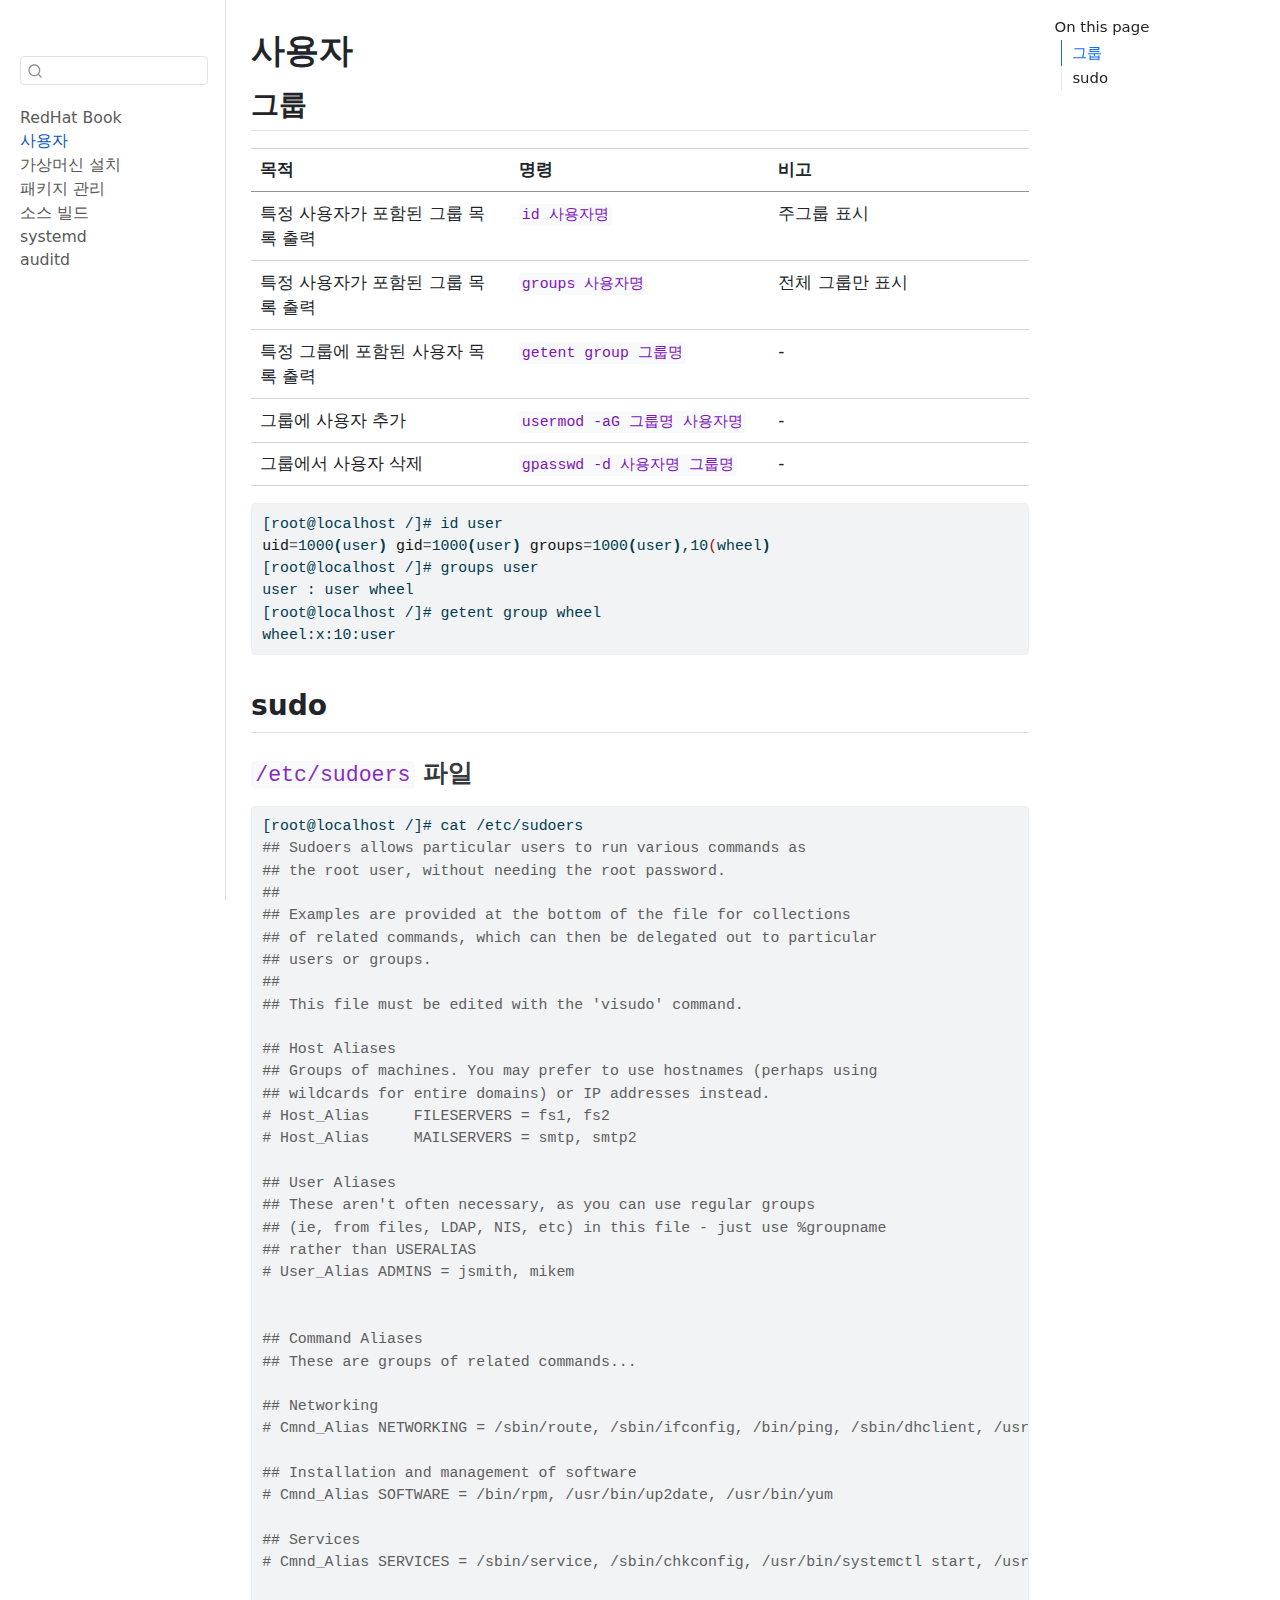
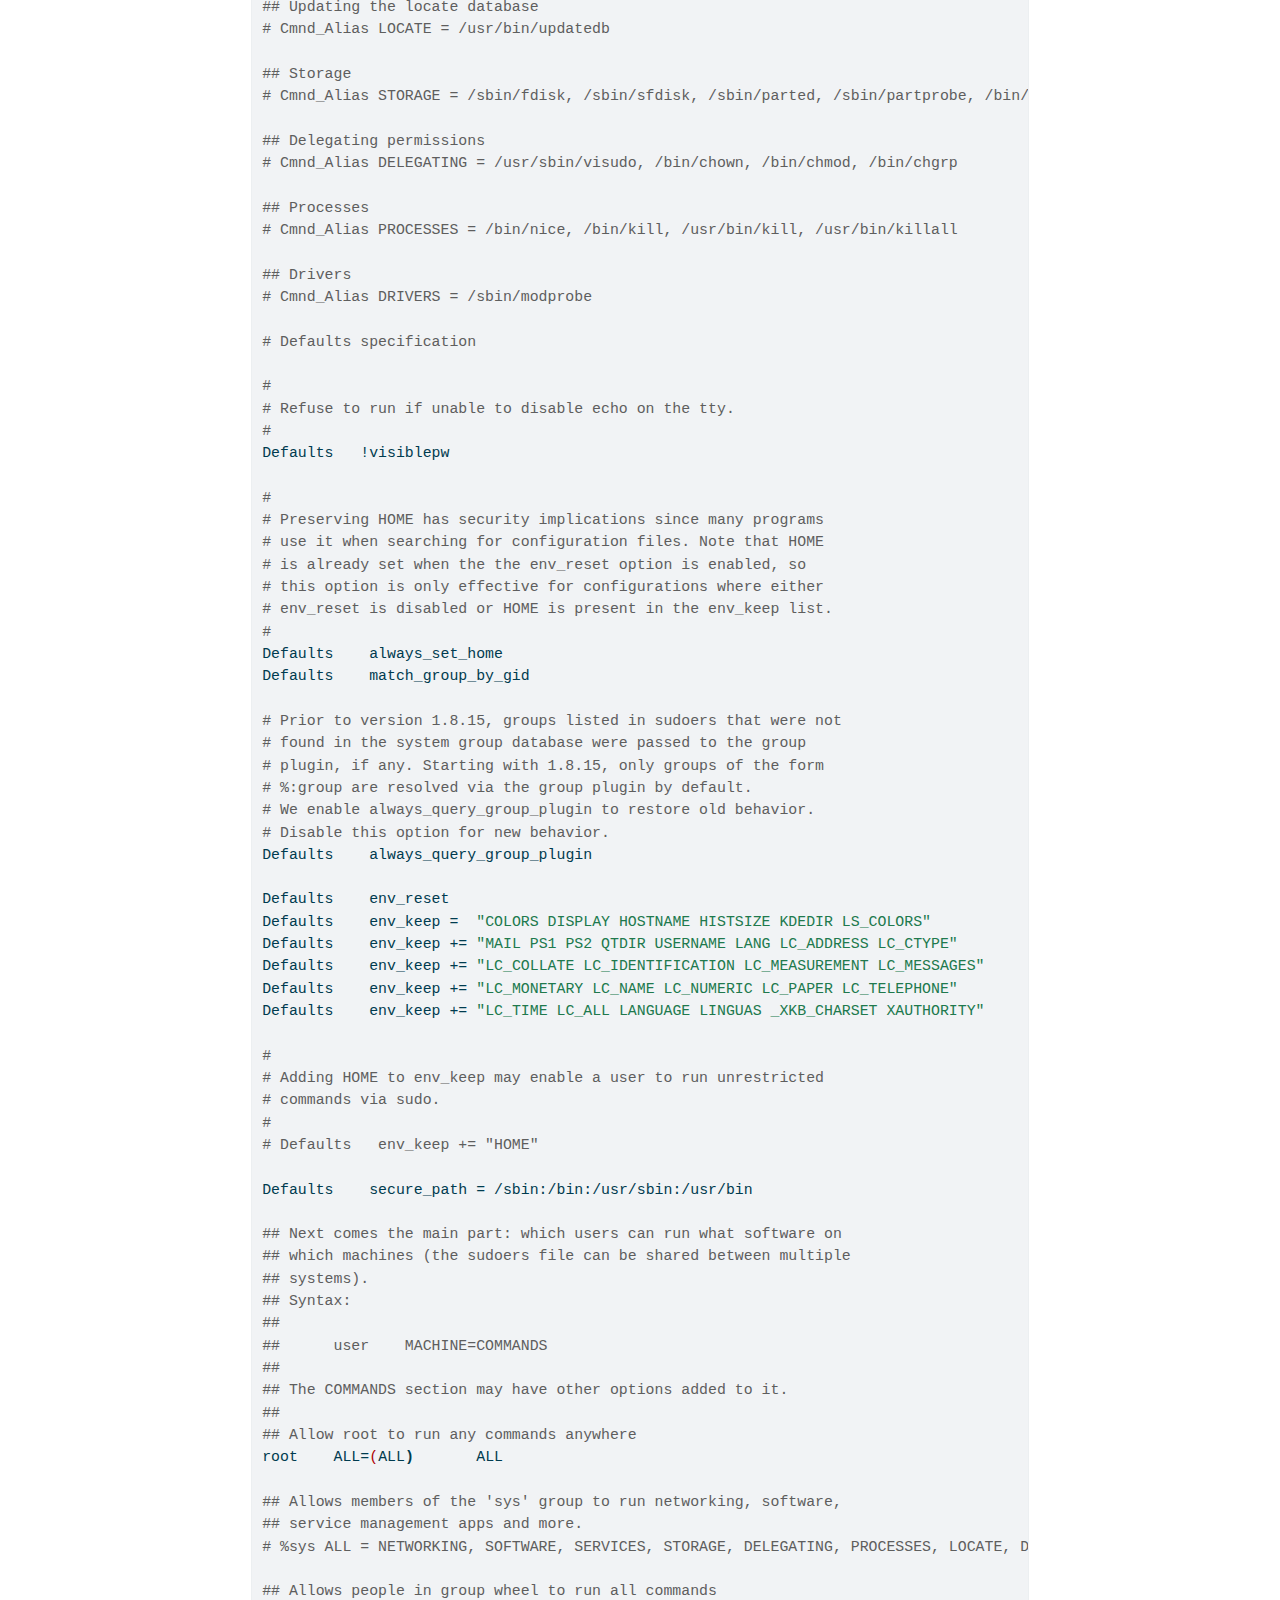
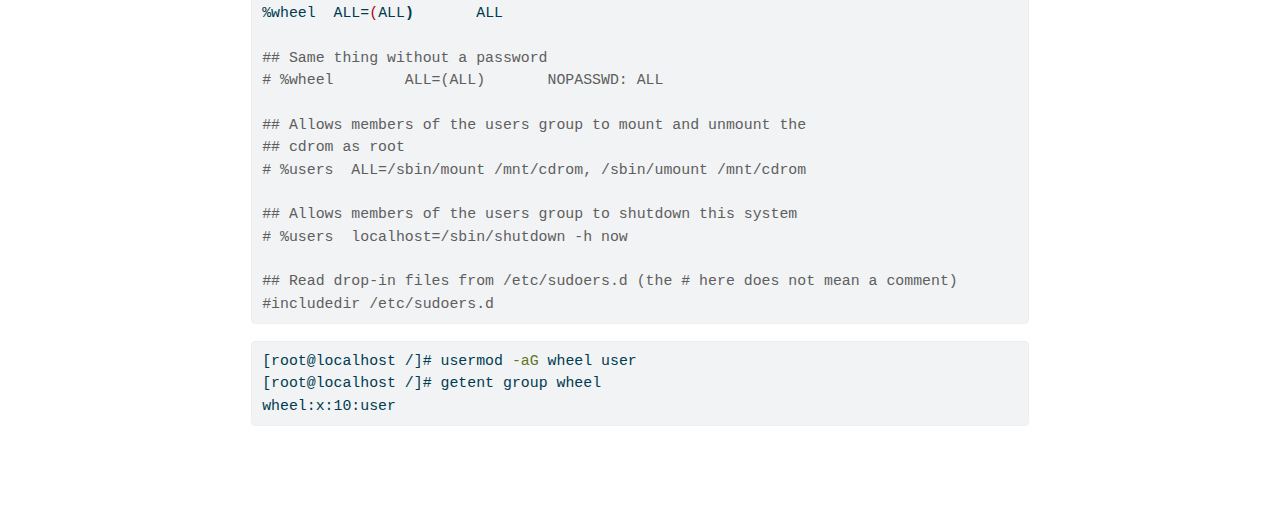
<file: user.html>
<!DOCTYPE html>
<html xmlns="http://www.w3.org/1999/xhtml" lang="en" xml:lang="en"><head>

<meta charset="utf-8">
<meta name="generator" content="quarto-1.8.18">

<meta name="viewport" content="width=device-width, initial-scale=1.0, user-scalable=yes">


<title>사용자 – RedHat Book</title>
<style>
code{white-space: pre-wrap;}
span.smallcaps{font-variant: small-caps;}
div.columns{display: flex; gap: min(4vw, 1.5em);}
div.column{flex: auto; overflow-x: auto;}
div.hanging-indent{margin-left: 1.5em; text-indent: -1.5em;}
ul.task-list{list-style: none;}
ul.task-list li input[type="checkbox"] {
  width: 0.8em;
  margin: 0 0.8em 0.2em -1em; /* quarto-specific, see https://github.com/quarto-dev/quarto-cli/issues/4556 */ 
  vertical-align: middle;
}
/* CSS for syntax highlighting */
html { -webkit-text-size-adjust: 100%; }
pre > code.sourceCode { white-space: pre; position: relative; }
pre > code.sourceCode > span { display: inline-block; line-height: 1.25; }
pre > code.sourceCode > span:empty { height: 1.2em; }
.sourceCode { overflow: visible; }
code.sourceCode > span { color: inherit; text-decoration: inherit; }
div.sourceCode { margin: 1em 0; }
pre.sourceCode { margin: 0; }
@media screen {
div.sourceCode { overflow: auto; }
}
@media print {
pre > code.sourceCode { white-space: pre-wrap; }
pre > code.sourceCode > span { text-indent: -5em; padding-left: 5em; }
}
pre.numberSource code
  { counter-reset: source-line 0; }
pre.numberSource code > span
  { position: relative; left: -4em; counter-increment: source-line; }
pre.numberSource code > span > a:first-child::before
  { content: counter(source-line);
    position: relative; left: -1em; text-align: right; vertical-align: baseline;
    border: none; display: inline-block;
    -webkit-touch-callout: none; -webkit-user-select: none;
    -khtml-user-select: none; -moz-user-select: none;
    -ms-user-select: none; user-select: none;
    padding: 0 4px; width: 4em;
  }
pre.numberSource { margin-left: 3em;  padding-left: 4px; }
div.sourceCode
  {   }
@media screen {
pre > code.sourceCode > span > a:first-child::before { text-decoration: underline; }
}
</style>


<script src="site_libs/quarto-nav/quarto-nav.js"></script>
<script src="site_libs/quarto-nav/headroom.min.js"></script>
<script src="site_libs/clipboard/clipboard.min.js"></script>
<script src="site_libs/quarto-search/autocomplete.umd.js"></script>
<script src="site_libs/quarto-search/fuse.min.js"></script>
<script src="site_libs/quarto-search/quarto-search.js"></script>
<meta name="quarto:offset" content="./">
<script src="site_libs/quarto-html/quarto.js" type="module"></script>
<script src="site_libs/quarto-html/tabsets/tabsets.js" type="module"></script>
<script src="site_libs/quarto-html/axe/axe-check.js" type="module"></script>
<script src="site_libs/quarto-html/popper.min.js"></script>
<script src="site_libs/quarto-html/tippy.umd.min.js"></script>
<script src="site_libs/quarto-html/anchor.min.js"></script>
<link href="site_libs/quarto-html/tippy.css" rel="stylesheet">
<link href="site_libs/quarto-html/quarto-syntax-highlighting-f98ea211b99fe8356d6469e598480a52.css" rel="stylesheet" id="quarto-text-highlighting-styles">
<script src="site_libs/bootstrap/bootstrap.min.js"></script>
<link href="site_libs/bootstrap/bootstrap-icons.css" rel="stylesheet">
<link href="site_libs/bootstrap/bootstrap-10f61aabe666be7fdc09fc36193cbe5f.min.css" rel="stylesheet" append-hash="true" id="quarto-bootstrap" data-mode="light">
<script id="quarto-search-options" type="application/json">{
  "location": "sidebar",
  "copy-button": false,
  "collapse-after": 3,
  "panel-placement": "start",
  "type": "textbox",
  "limit": 50,
  "keyboard-shortcut": [
    "f",
    "/",
    "s"
  ],
  "show-item-context": false,
  "language": {
    "search-no-results-text": "No results",
    "search-matching-documents-text": "matching documents",
    "search-copy-link-title": "Copy link to search",
    "search-hide-matches-text": "Hide additional matches",
    "search-more-match-text": "more match in this document",
    "search-more-matches-text": "more matches in this document",
    "search-clear-button-title": "Clear",
    "search-text-placeholder": "",
    "search-detached-cancel-button-title": "Cancel",
    "search-submit-button-title": "Submit",
    "search-label": "Search"
  }
}</script>


<link rel="stylesheet" href="styles.css">
</head>

<body class="nav-sidebar docked quarto-light">

<div id="quarto-search-results"></div>
  <header id="quarto-header" class="headroom fixed-top">
  <nav class="quarto-secondary-nav">
    <div class="container-fluid d-flex">
      <button type="button" class="quarto-btn-toggle btn" data-bs-toggle="collapse" role="button" data-bs-target=".quarto-sidebar-collapse-item" aria-controls="quarto-sidebar" aria-expanded="false" aria-label="Toggle sidebar navigation" onclick="if (window.quartoToggleHeadroom) { window.quartoToggleHeadroom(); }">
        <i class="bi bi-layout-text-sidebar-reverse"></i>
      </button>
        <nav class="quarto-page-breadcrumbs" aria-label="breadcrumb"><ol class="breadcrumb"><li class="breadcrumb-item"><a href="./user.html">사용자</a></li></ol></nav>
        <a class="flex-grow-1" role="navigation" data-bs-toggle="collapse" data-bs-target=".quarto-sidebar-collapse-item" aria-controls="quarto-sidebar" aria-expanded="false" aria-label="Toggle sidebar navigation" onclick="if (window.quartoToggleHeadroom) { window.quartoToggleHeadroom(); }">      
        </a>
      <button type="button" class="btn quarto-search-button" aria-label="Search" onclick="window.quartoOpenSearch();">
        <i class="bi bi-search"></i>
      </button>
    </div>
  </nav>
</header>
<!-- content -->
<div id="quarto-content" class="quarto-container page-columns page-rows-contents page-layout-article">
<!-- sidebar -->
  <nav id="quarto-sidebar" class="sidebar collapse collapse-horizontal quarto-sidebar-collapse-item sidebar-navigation docked overflow-auto">
    <div class="pt-lg-2 mt-2 text-left sidebar-header">
      <a href="./index.html" class="sidebar-logo-link">
      </a>
      </div>
        <div class="mt-2 flex-shrink-0 align-items-center">
        <div class="sidebar-search">
        <div id="quarto-search" class="" title="Search"></div>
        </div>
        </div>
    <div class="sidebar-menu-container"> 
    <ul class="list-unstyled mt-1">
        <li class="sidebar-item">
  <div class="sidebar-item-container"> 
  <a href="./index.html" class="sidebar-item-text sidebar-link">
 <span class="menu-text">RedHat Book</span></a>
  </div>
</li>
        <li class="sidebar-item">
  <div class="sidebar-item-container"> 
  <a href="./user.html" class="sidebar-item-text sidebar-link active">
 <span class="menu-text">사용자</span></a>
  </div>
</li>
        <li class="sidebar-item">
  <div class="sidebar-item-container"> 
  <a href="./virtualbox.html" class="sidebar-item-text sidebar-link">
 <span class="menu-text">가상머신 설치</span></a>
  </div>
</li>
        <li class="sidebar-item">
  <div class="sidebar-item-container"> 
  <a href="./package.html" class="sidebar-item-text sidebar-link">
 <span class="menu-text">패키지 관리</span></a>
  </div>
</li>
        <li class="sidebar-item">
  <div class="sidebar-item-container"> 
  <a href="./build.html" class="sidebar-item-text sidebar-link">
 <span class="menu-text">소스 빌드</span></a>
  </div>
</li>
        <li class="sidebar-item">
  <div class="sidebar-item-container"> 
  <a href="./systemd.html" class="sidebar-item-text sidebar-link">
 <span class="menu-text">systemd</span></a>
  </div>
</li>
        <li class="sidebar-item">
  <div class="sidebar-item-container"> 
  <a href="./auditd.html" class="sidebar-item-text sidebar-link">
 <span class="menu-text">auditd</span></a>
  </div>
</li>
    </ul>
    </div>
</nav>
<div id="quarto-sidebar-glass" class="quarto-sidebar-collapse-item" data-bs-toggle="collapse" data-bs-target=".quarto-sidebar-collapse-item"></div>
<!-- margin-sidebar -->
    <div id="quarto-margin-sidebar" class="sidebar margin-sidebar">
        <nav id="TOC" role="doc-toc" class="toc-active">
    <h2 id="toc-title">On this page</h2>
   
  <ul>
  <li><a href="#그룹" id="toc-그룹" class="nav-link active" data-scroll-target="#그룹">그룹</a></li>
  <li><a href="#sudo" id="toc-sudo" class="nav-link" data-scroll-target="#sudo">sudo</a>
  <ul class="collapse">
  <li><a href="#etcsudoers-파일" id="toc-etcsudoers-파일" class="nav-link" data-scroll-target="#etcsudoers-파일"><code>/etc/sudoers</code> 파일</a></li>
  </ul></li>
  </ul>
</nav>
    </div>
<!-- main -->
<main class="content" id="quarto-document-content">

<header id="title-block-header" class="quarto-title-block default">
<div class="quarto-title">
<h1 class="title">사용자</h1>
</div>



<div class="quarto-title-meta">

    
  
    
  </div>
  


</header>


<section id="그룹" class="level2">
<h2 class="anchored" data-anchor-id="그룹">그룹</h2>
<table class="caption-top table">
<colgroup>
<col style="width: 33%">
<col style="width: 33%">
<col style="width: 33%">
</colgroup>
<thead>
<tr class="header">
<th>목적</th>
<th>명령</th>
<th>비고</th>
</tr>
</thead>
<tbody>
<tr class="odd">
<td>특정 사용자가 포함된 그룹 목록 출력</td>
<td><code>id 사용자명</code></td>
<td>주그룹 표시</td>
</tr>
<tr class="even">
<td>특정 사용자가 포함된 그룹 목록 출력</td>
<td><code>groups 사용자명</code></td>
<td>전체 그룹만 표시</td>
</tr>
<tr class="odd">
<td>특정 그룹에 포함된 사용자 목록 출력</td>
<td><code>getent group 그룹명</code></td>
<td>-</td>
</tr>
<tr class="even">
<td>그룹에 사용자 추가</td>
<td><code>usermod -aG 그룹명 사용자명</code></td>
<td>-</td>
</tr>
<tr class="odd">
<td>그룹에서 사용자 삭제</td>
<td><code>gpasswd -d 사용자명 그룹명</code></td>
<td>-</td>
</tr>
</tbody>
</table>
<div class="code-copy-outer-scaffold"><div class="sourceCode" id="cb1"><pre class="sourceCode bash code-with-copy"><code class="sourceCode bash"><span id="cb1-1"><a href="#cb1-1" aria-hidden="true" tabindex="-1"></a><span class="ex">[root@localhost</span> /]# id user</span>
<span id="cb1-2"><a href="#cb1-2" aria-hidden="true" tabindex="-1"></a><span class="va">uid</span><span class="op">=</span>1000<span class="kw">(</span><span class="ex">user</span><span class="kw">)</span> <span class="va">gid</span><span class="op">=</span>1000<span class="kw">(</span><span class="ex">user</span><span class="kw">)</span> <span class="va">groups</span><span class="op">=</span>1000<span class="kw">(</span><span class="ex">user</span><span class="kw">)</span><span class="ex">,10</span><span class="er">(</span><span class="ex">wheel</span><span class="kw">)</span></span>
<span id="cb1-3"><a href="#cb1-3" aria-hidden="true" tabindex="-1"></a><span class="ex">[root@localhost</span> /]# groups user</span>
<span id="cb1-4"><a href="#cb1-4" aria-hidden="true" tabindex="-1"></a><span class="ex">user</span> : user wheel</span>
<span id="cb1-5"><a href="#cb1-5" aria-hidden="true" tabindex="-1"></a><span class="ex">[root@localhost</span> /]# getent group wheel</span>
<span id="cb1-6"><a href="#cb1-6" aria-hidden="true" tabindex="-1"></a><span class="ex">wheel:x:10:user</span></span></code></pre></div><button title="Copy to Clipboard" class="code-copy-button"><i class="bi"></i></button></div>
</section>
<section id="sudo" class="level2">
<h2 class="anchored" data-anchor-id="sudo">sudo</h2>
<section id="etcsudoers-파일" class="level3">
<h3 class="anchored" data-anchor-id="etcsudoers-파일"><code>/etc/sudoers</code> 파일</h3>
<div class="code-copy-outer-scaffold"><div class="sourceCode" id="cb2"><pre class="sourceCode bash code-with-copy"><code class="sourceCode bash"><span id="cb2-1"><a href="#cb2-1" aria-hidden="true" tabindex="-1"></a><span class="ex">[root@localhost</span> /]# cat /etc/sudoers</span>
<span id="cb2-2"><a href="#cb2-2" aria-hidden="true" tabindex="-1"></a><span class="co">## Sudoers allows particular users to run various commands as</span></span>
<span id="cb2-3"><a href="#cb2-3" aria-hidden="true" tabindex="-1"></a><span class="co">## the root user, without needing the root password.</span></span>
<span id="cb2-4"><a href="#cb2-4" aria-hidden="true" tabindex="-1"></a><span class="co">##</span></span>
<span id="cb2-5"><a href="#cb2-5" aria-hidden="true" tabindex="-1"></a><span class="co">## Examples are provided at the bottom of the file for collections</span></span>
<span id="cb2-6"><a href="#cb2-6" aria-hidden="true" tabindex="-1"></a><span class="co">## of related commands, which can then be delegated out to particular</span></span>
<span id="cb2-7"><a href="#cb2-7" aria-hidden="true" tabindex="-1"></a><span class="co">## users or groups.</span></span>
<span id="cb2-8"><a href="#cb2-8" aria-hidden="true" tabindex="-1"></a><span class="co">## </span></span>
<span id="cb2-9"><a href="#cb2-9" aria-hidden="true" tabindex="-1"></a><span class="co">## This file must be edited with the 'visudo' command.</span></span>
<span id="cb2-10"><a href="#cb2-10" aria-hidden="true" tabindex="-1"></a></span>
<span id="cb2-11"><a href="#cb2-11" aria-hidden="true" tabindex="-1"></a><span class="co">## Host Aliases</span></span>
<span id="cb2-12"><a href="#cb2-12" aria-hidden="true" tabindex="-1"></a><span class="co">## Groups of machines. You may prefer to use hostnames (perhaps using </span></span>
<span id="cb2-13"><a href="#cb2-13" aria-hidden="true" tabindex="-1"></a><span class="co">## wildcards for entire domains) or IP addresses instead.</span></span>
<span id="cb2-14"><a href="#cb2-14" aria-hidden="true" tabindex="-1"></a><span class="co"># Host_Alias     FILESERVERS = fs1, fs2</span></span>
<span id="cb2-15"><a href="#cb2-15" aria-hidden="true" tabindex="-1"></a><span class="co"># Host_Alias     MAILSERVERS = smtp, smtp2</span></span>
<span id="cb2-16"><a href="#cb2-16" aria-hidden="true" tabindex="-1"></a></span>
<span id="cb2-17"><a href="#cb2-17" aria-hidden="true" tabindex="-1"></a><span class="co">## User Aliases</span></span>
<span id="cb2-18"><a href="#cb2-18" aria-hidden="true" tabindex="-1"></a><span class="co">## These aren't often necessary, as you can use regular groups</span></span>
<span id="cb2-19"><a href="#cb2-19" aria-hidden="true" tabindex="-1"></a><span class="co">## (ie, from files, LDAP, NIS, etc) in this file - just use %groupname </span></span>
<span id="cb2-20"><a href="#cb2-20" aria-hidden="true" tabindex="-1"></a><span class="co">## rather than USERALIAS</span></span>
<span id="cb2-21"><a href="#cb2-21" aria-hidden="true" tabindex="-1"></a><span class="co"># User_Alias ADMINS = jsmith, mikem</span></span>
<span id="cb2-22"><a href="#cb2-22" aria-hidden="true" tabindex="-1"></a></span>
<span id="cb2-23"><a href="#cb2-23" aria-hidden="true" tabindex="-1"></a></span>
<span id="cb2-24"><a href="#cb2-24" aria-hidden="true" tabindex="-1"></a><span class="co">## Command Aliases</span></span>
<span id="cb2-25"><a href="#cb2-25" aria-hidden="true" tabindex="-1"></a><span class="co">## These are groups of related commands...</span></span>
<span id="cb2-26"><a href="#cb2-26" aria-hidden="true" tabindex="-1"></a></span>
<span id="cb2-27"><a href="#cb2-27" aria-hidden="true" tabindex="-1"></a><span class="co">## Networking</span></span>
<span id="cb2-28"><a href="#cb2-28" aria-hidden="true" tabindex="-1"></a><span class="co"># Cmnd_Alias NETWORKING = /sbin/route, /sbin/ifconfig, /bin/ping, /sbin/dhclient, /usr/bin/net, /sbin/iptables, /usr/bin/rfcomm, /usr/bin/wvdial, /sbin/iwconfig, /sbin/mii-tool</span></span>
<span id="cb2-29"><a href="#cb2-29" aria-hidden="true" tabindex="-1"></a></span>
<span id="cb2-30"><a href="#cb2-30" aria-hidden="true" tabindex="-1"></a><span class="co">## Installation and management of software</span></span>
<span id="cb2-31"><a href="#cb2-31" aria-hidden="true" tabindex="-1"></a><span class="co"># Cmnd_Alias SOFTWARE = /bin/rpm, /usr/bin/up2date, /usr/bin/yum</span></span>
<span id="cb2-32"><a href="#cb2-32" aria-hidden="true" tabindex="-1"></a></span>
<span id="cb2-33"><a href="#cb2-33" aria-hidden="true" tabindex="-1"></a><span class="co">## Services</span></span>
<span id="cb2-34"><a href="#cb2-34" aria-hidden="true" tabindex="-1"></a><span class="co"># Cmnd_Alias SERVICES = /sbin/service, /sbin/chkconfig, /usr/bin/systemctl start, /usr/bin/systemctl stop, /usr/bin/systemctl reload, /usr/bin/systemctl restart, /usr/bin/systemctl status, /usr/bin/systemctl enable, /usr/bin/systemctl disable</span></span>
<span id="cb2-35"><a href="#cb2-35" aria-hidden="true" tabindex="-1"></a></span>
<span id="cb2-36"><a href="#cb2-36" aria-hidden="true" tabindex="-1"></a><span class="co">## Updating the locate database</span></span>
<span id="cb2-37"><a href="#cb2-37" aria-hidden="true" tabindex="-1"></a><span class="co"># Cmnd_Alias LOCATE = /usr/bin/updatedb</span></span>
<span id="cb2-38"><a href="#cb2-38" aria-hidden="true" tabindex="-1"></a></span>
<span id="cb2-39"><a href="#cb2-39" aria-hidden="true" tabindex="-1"></a><span class="co">## Storage</span></span>
<span id="cb2-40"><a href="#cb2-40" aria-hidden="true" tabindex="-1"></a><span class="co"># Cmnd_Alias STORAGE = /sbin/fdisk, /sbin/sfdisk, /sbin/parted, /sbin/partprobe, /bin/mount, /bin/umount</span></span>
<span id="cb2-41"><a href="#cb2-41" aria-hidden="true" tabindex="-1"></a></span>
<span id="cb2-42"><a href="#cb2-42" aria-hidden="true" tabindex="-1"></a><span class="co">## Delegating permissions</span></span>
<span id="cb2-43"><a href="#cb2-43" aria-hidden="true" tabindex="-1"></a><span class="co"># Cmnd_Alias DELEGATING = /usr/sbin/visudo, /bin/chown, /bin/chmod, /bin/chgrp </span></span>
<span id="cb2-44"><a href="#cb2-44" aria-hidden="true" tabindex="-1"></a></span>
<span id="cb2-45"><a href="#cb2-45" aria-hidden="true" tabindex="-1"></a><span class="co">## Processes</span></span>
<span id="cb2-46"><a href="#cb2-46" aria-hidden="true" tabindex="-1"></a><span class="co"># Cmnd_Alias PROCESSES = /bin/nice, /bin/kill, /usr/bin/kill, /usr/bin/killall</span></span>
<span id="cb2-47"><a href="#cb2-47" aria-hidden="true" tabindex="-1"></a></span>
<span id="cb2-48"><a href="#cb2-48" aria-hidden="true" tabindex="-1"></a><span class="co">## Drivers</span></span>
<span id="cb2-49"><a href="#cb2-49" aria-hidden="true" tabindex="-1"></a><span class="co"># Cmnd_Alias DRIVERS = /sbin/modprobe</span></span>
<span id="cb2-50"><a href="#cb2-50" aria-hidden="true" tabindex="-1"></a></span>
<span id="cb2-51"><a href="#cb2-51" aria-hidden="true" tabindex="-1"></a><span class="co"># Defaults specification</span></span>
<span id="cb2-52"><a href="#cb2-52" aria-hidden="true" tabindex="-1"></a></span>
<span id="cb2-53"><a href="#cb2-53" aria-hidden="true" tabindex="-1"></a><span class="co">#</span></span>
<span id="cb2-54"><a href="#cb2-54" aria-hidden="true" tabindex="-1"></a><span class="co"># Refuse to run if unable to disable echo on the tty.</span></span>
<span id="cb2-55"><a href="#cb2-55" aria-hidden="true" tabindex="-1"></a><span class="co">#</span></span>
<span id="cb2-56"><a href="#cb2-56" aria-hidden="true" tabindex="-1"></a><span class="ex">Defaults</span>   !visiblepw</span>
<span id="cb2-57"><a href="#cb2-57" aria-hidden="true" tabindex="-1"></a></span>
<span id="cb2-58"><a href="#cb2-58" aria-hidden="true" tabindex="-1"></a><span class="co">#</span></span>
<span id="cb2-59"><a href="#cb2-59" aria-hidden="true" tabindex="-1"></a><span class="co"># Preserving HOME has security implications since many programs</span></span>
<span id="cb2-60"><a href="#cb2-60" aria-hidden="true" tabindex="-1"></a><span class="co"># use it when searching for configuration files. Note that HOME</span></span>
<span id="cb2-61"><a href="#cb2-61" aria-hidden="true" tabindex="-1"></a><span class="co"># is already set when the the env_reset option is enabled, so</span></span>
<span id="cb2-62"><a href="#cb2-62" aria-hidden="true" tabindex="-1"></a><span class="co"># this option is only effective for configurations where either</span></span>
<span id="cb2-63"><a href="#cb2-63" aria-hidden="true" tabindex="-1"></a><span class="co"># env_reset is disabled or HOME is present in the env_keep list.</span></span>
<span id="cb2-64"><a href="#cb2-64" aria-hidden="true" tabindex="-1"></a><span class="co">#</span></span>
<span id="cb2-65"><a href="#cb2-65" aria-hidden="true" tabindex="-1"></a><span class="ex">Defaults</span>    always_set_home</span>
<span id="cb2-66"><a href="#cb2-66" aria-hidden="true" tabindex="-1"></a><span class="ex">Defaults</span>    match_group_by_gid</span>
<span id="cb2-67"><a href="#cb2-67" aria-hidden="true" tabindex="-1"></a></span>
<span id="cb2-68"><a href="#cb2-68" aria-hidden="true" tabindex="-1"></a><span class="co"># Prior to version 1.8.15, groups listed in sudoers that were not</span></span>
<span id="cb2-69"><a href="#cb2-69" aria-hidden="true" tabindex="-1"></a><span class="co"># found in the system group database were passed to the group</span></span>
<span id="cb2-70"><a href="#cb2-70" aria-hidden="true" tabindex="-1"></a><span class="co"># plugin, if any. Starting with 1.8.15, only groups of the form</span></span>
<span id="cb2-71"><a href="#cb2-71" aria-hidden="true" tabindex="-1"></a><span class="co"># %:group are resolved via the group plugin by default.</span></span>
<span id="cb2-72"><a href="#cb2-72" aria-hidden="true" tabindex="-1"></a><span class="co"># We enable always_query_group_plugin to restore old behavior.</span></span>
<span id="cb2-73"><a href="#cb2-73" aria-hidden="true" tabindex="-1"></a><span class="co"># Disable this option for new behavior.</span></span>
<span id="cb2-74"><a href="#cb2-74" aria-hidden="true" tabindex="-1"></a><span class="ex">Defaults</span>    always_query_group_plugin</span>
<span id="cb2-75"><a href="#cb2-75" aria-hidden="true" tabindex="-1"></a></span>
<span id="cb2-76"><a href="#cb2-76" aria-hidden="true" tabindex="-1"></a><span class="ex">Defaults</span>    env_reset</span>
<span id="cb2-77"><a href="#cb2-77" aria-hidden="true" tabindex="-1"></a><span class="ex">Defaults</span>    env_keep =  <span class="st">"COLORS DISPLAY HOSTNAME HISTSIZE KDEDIR LS_COLORS"</span></span>
<span id="cb2-78"><a href="#cb2-78" aria-hidden="true" tabindex="-1"></a><span class="ex">Defaults</span>    env_keep += <span class="st">"MAIL PS1 PS2 QTDIR USERNAME LANG LC_ADDRESS LC_CTYPE"</span></span>
<span id="cb2-79"><a href="#cb2-79" aria-hidden="true" tabindex="-1"></a><span class="ex">Defaults</span>    env_keep += <span class="st">"LC_COLLATE LC_IDENTIFICATION LC_MEASUREMENT LC_MESSAGES"</span></span>
<span id="cb2-80"><a href="#cb2-80" aria-hidden="true" tabindex="-1"></a><span class="ex">Defaults</span>    env_keep += <span class="st">"LC_MONETARY LC_NAME LC_NUMERIC LC_PAPER LC_TELEPHONE"</span></span>
<span id="cb2-81"><a href="#cb2-81" aria-hidden="true" tabindex="-1"></a><span class="ex">Defaults</span>    env_keep += <span class="st">"LC_TIME LC_ALL LANGUAGE LINGUAS _XKB_CHARSET XAUTHORITY"</span></span>
<span id="cb2-82"><a href="#cb2-82" aria-hidden="true" tabindex="-1"></a></span>
<span id="cb2-83"><a href="#cb2-83" aria-hidden="true" tabindex="-1"></a><span class="co">#</span></span>
<span id="cb2-84"><a href="#cb2-84" aria-hidden="true" tabindex="-1"></a><span class="co"># Adding HOME to env_keep may enable a user to run unrestricted</span></span>
<span id="cb2-85"><a href="#cb2-85" aria-hidden="true" tabindex="-1"></a><span class="co"># commands via sudo.</span></span>
<span id="cb2-86"><a href="#cb2-86" aria-hidden="true" tabindex="-1"></a><span class="co">#</span></span>
<span id="cb2-87"><a href="#cb2-87" aria-hidden="true" tabindex="-1"></a><span class="co"># Defaults   env_keep += "HOME"</span></span>
<span id="cb2-88"><a href="#cb2-88" aria-hidden="true" tabindex="-1"></a></span>
<span id="cb2-89"><a href="#cb2-89" aria-hidden="true" tabindex="-1"></a><span class="ex">Defaults</span>    secure_path = /sbin:/bin:/usr/sbin:/usr/bin</span>
<span id="cb2-90"><a href="#cb2-90" aria-hidden="true" tabindex="-1"></a></span>
<span id="cb2-91"><a href="#cb2-91" aria-hidden="true" tabindex="-1"></a><span class="co">## Next comes the main part: which users can run what software on </span></span>
<span id="cb2-92"><a href="#cb2-92" aria-hidden="true" tabindex="-1"></a><span class="co">## which machines (the sudoers file can be shared between multiple</span></span>
<span id="cb2-93"><a href="#cb2-93" aria-hidden="true" tabindex="-1"></a><span class="co">## systems).</span></span>
<span id="cb2-94"><a href="#cb2-94" aria-hidden="true" tabindex="-1"></a><span class="co">## Syntax:</span></span>
<span id="cb2-95"><a href="#cb2-95" aria-hidden="true" tabindex="-1"></a><span class="co">##</span></span>
<span id="cb2-96"><a href="#cb2-96" aria-hidden="true" tabindex="-1"></a><span class="co">##      user    MACHINE=COMMANDS</span></span>
<span id="cb2-97"><a href="#cb2-97" aria-hidden="true" tabindex="-1"></a><span class="co">##</span></span>
<span id="cb2-98"><a href="#cb2-98" aria-hidden="true" tabindex="-1"></a><span class="co">## The COMMANDS section may have other options added to it.</span></span>
<span id="cb2-99"><a href="#cb2-99" aria-hidden="true" tabindex="-1"></a><span class="co">##</span></span>
<span id="cb2-100"><a href="#cb2-100" aria-hidden="true" tabindex="-1"></a><span class="co">## Allow root to run any commands anywhere </span></span>
<span id="cb2-101"><a href="#cb2-101" aria-hidden="true" tabindex="-1"></a><span class="ex">root</span>    ALL=<span class="er">(</span><span class="ex">ALL</span><span class="kw">)</span>       <span class="ex">ALL</span></span>
<span id="cb2-102"><a href="#cb2-102" aria-hidden="true" tabindex="-1"></a></span>
<span id="cb2-103"><a href="#cb2-103" aria-hidden="true" tabindex="-1"></a><span class="co">## Allows members of the 'sys' group to run networking, software, </span></span>
<span id="cb2-104"><a href="#cb2-104" aria-hidden="true" tabindex="-1"></a><span class="co">## service management apps and more.</span></span>
<span id="cb2-105"><a href="#cb2-105" aria-hidden="true" tabindex="-1"></a><span class="co"># %sys ALL = NETWORKING, SOFTWARE, SERVICES, STORAGE, DELEGATING, PROCESSES, LOCATE, DRIVERS</span></span>
<span id="cb2-106"><a href="#cb2-106" aria-hidden="true" tabindex="-1"></a></span>
<span id="cb2-107"><a href="#cb2-107" aria-hidden="true" tabindex="-1"></a><span class="co">## Allows people in group wheel to run all commands</span></span>
<span id="cb2-108"><a href="#cb2-108" aria-hidden="true" tabindex="-1"></a><span class="ex">%wheel</span>  ALL=<span class="er">(</span><span class="ex">ALL</span><span class="kw">)</span>       <span class="ex">ALL</span></span>
<span id="cb2-109"><a href="#cb2-109" aria-hidden="true" tabindex="-1"></a></span>
<span id="cb2-110"><a href="#cb2-110" aria-hidden="true" tabindex="-1"></a><span class="co">## Same thing without a password</span></span>
<span id="cb2-111"><a href="#cb2-111" aria-hidden="true" tabindex="-1"></a><span class="co"># %wheel        ALL=(ALL)       NOPASSWD: ALL</span></span>
<span id="cb2-112"><a href="#cb2-112" aria-hidden="true" tabindex="-1"></a></span>
<span id="cb2-113"><a href="#cb2-113" aria-hidden="true" tabindex="-1"></a><span class="co">## Allows members of the users group to mount and unmount the </span></span>
<span id="cb2-114"><a href="#cb2-114" aria-hidden="true" tabindex="-1"></a><span class="co">## cdrom as root</span></span>
<span id="cb2-115"><a href="#cb2-115" aria-hidden="true" tabindex="-1"></a><span class="co"># %users  ALL=/sbin/mount /mnt/cdrom, /sbin/umount /mnt/cdrom</span></span>
<span id="cb2-116"><a href="#cb2-116" aria-hidden="true" tabindex="-1"></a></span>
<span id="cb2-117"><a href="#cb2-117" aria-hidden="true" tabindex="-1"></a><span class="co">## Allows members of the users group to shutdown this system</span></span>
<span id="cb2-118"><a href="#cb2-118" aria-hidden="true" tabindex="-1"></a><span class="co"># %users  localhost=/sbin/shutdown -h now</span></span>
<span id="cb2-119"><a href="#cb2-119" aria-hidden="true" tabindex="-1"></a></span>
<span id="cb2-120"><a href="#cb2-120" aria-hidden="true" tabindex="-1"></a><span class="co">## Read drop-in files from /etc/sudoers.d (the # here does not mean a comment)</span></span>
<span id="cb2-121"><a href="#cb2-121" aria-hidden="true" tabindex="-1"></a><span class="co">#includedir /etc/sudoers.d</span></span></code></pre></div><button title="Copy to Clipboard" class="code-copy-button"><i class="bi"></i></button></div>
<div class="code-copy-outer-scaffold"><div class="sourceCode" id="cb3"><pre class="sourceCode bash code-with-copy"><code class="sourceCode bash"><span id="cb3-1"><a href="#cb3-1" aria-hidden="true" tabindex="-1"></a><span class="ex">[root@localhost</span> /]# usermod <span class="at">-aG</span> wheel user</span>
<span id="cb3-2"><a href="#cb3-2" aria-hidden="true" tabindex="-1"></a><span class="ex">[root@localhost</span> /]# getent group wheel</span>
<span id="cb3-3"><a href="#cb3-3" aria-hidden="true" tabindex="-1"></a><span class="ex">wheel:x:10:user</span></span></code></pre></div><button title="Copy to Clipboard" class="code-copy-button"><i class="bi"></i></button></div>


</section>
</section>

</main> <!-- /main -->
<script id="quarto-html-after-body" type="application/javascript">
  window.document.addEventListener("DOMContentLoaded", function (event) {
    const icon = "";
    const anchorJS = new window.AnchorJS();
    anchorJS.options = {
      placement: 'right',
      icon: icon
    };
    anchorJS.add('.anchored');
    const isCodeAnnotation = (el) => {
      for (const clz of el.classList) {
        if (clz.startsWith('code-annotation-')) {                     
          return true;
        }
      }
      return false;
    }
    const onCopySuccess = function(e) {
      // button target
      const button = e.trigger;
      // don't keep focus
      button.blur();
      // flash "checked"
      button.classList.add('code-copy-button-checked');
      var currentTitle = button.getAttribute("title");
      button.setAttribute("title", "Copied!");
      let tooltip;
      if (window.bootstrap) {
        button.setAttribute("data-bs-toggle", "tooltip");
        button.setAttribute("data-bs-placement", "left");
        button.setAttribute("data-bs-title", "Copied!");
        tooltip = new bootstrap.Tooltip(button, 
          { trigger: "manual", 
            customClass: "code-copy-button-tooltip",
            offset: [0, -8]});
        tooltip.show();    
      }
      setTimeout(function() {
        if (tooltip) {
          tooltip.hide();
          button.removeAttribute("data-bs-title");
          button.removeAttribute("data-bs-toggle");
          button.removeAttribute("data-bs-placement");
        }
        button.setAttribute("title", currentTitle);
        button.classList.remove('code-copy-button-checked');
      }, 1000);
      // clear code selection
      e.clearSelection();
    }
    const getTextToCopy = function(trigger) {
        const codeEl = trigger.previousElementSibling.cloneNode(true);
        for (const childEl of codeEl.children) {
          if (isCodeAnnotation(childEl)) {
            childEl.remove();
          }
        }
        return codeEl.innerText;
    }
    const clipboard = new window.ClipboardJS('.code-copy-button:not([data-in-quarto-modal])', {
      text: getTextToCopy
    });
    clipboard.on('success', onCopySuccess);
    if (window.document.getElementById('quarto-embedded-source-code-modal')) {
      const clipboardModal = new window.ClipboardJS('.code-copy-button[data-in-quarto-modal]', {
        text: getTextToCopy,
        container: window.document.getElementById('quarto-embedded-source-code-modal')
      });
      clipboardModal.on('success', onCopySuccess);
    }
      var localhostRegex = new RegExp(/^(?:http|https):\/\/localhost\:?[0-9]*\//);
      var mailtoRegex = new RegExp(/^mailto:/);
        var filterRegex = new RegExp('/' + window.location.host + '/');
      var isInternal = (href) => {
          return filterRegex.test(href) || localhostRegex.test(href) || mailtoRegex.test(href);
      }
      // Inspect non-navigation links and adorn them if external
     var links = window.document.querySelectorAll('a[href]:not(.nav-link):not(.navbar-brand):not(.toc-action):not(.sidebar-link):not(.sidebar-item-toggle):not(.pagination-link):not(.no-external):not([aria-hidden]):not(.dropdown-item):not(.quarto-navigation-tool):not(.about-link)');
      for (var i=0; i<links.length; i++) {
        const link = links[i];
        if (!isInternal(link.href)) {
          // undo the damage that might have been done by quarto-nav.js in the case of
          // links that we want to consider external
          if (link.dataset.originalHref !== undefined) {
            link.href = link.dataset.originalHref;
          }
        }
      }
    function tippyHover(el, contentFn, onTriggerFn, onUntriggerFn) {
      const config = {
        allowHTML: true,
        maxWidth: 500,
        delay: 100,
        arrow: false,
        appendTo: function(el) {
            return el.parentElement;
        },
        interactive: true,
        interactiveBorder: 10,
        theme: 'quarto',
        placement: 'bottom-start',
      };
      if (contentFn) {
        config.content = contentFn;
      }
      if (onTriggerFn) {
        config.onTrigger = onTriggerFn;
      }
      if (onUntriggerFn) {
        config.onUntrigger = onUntriggerFn;
      }
      window.tippy(el, config); 
    }
    const noterefs = window.document.querySelectorAll('a[role="doc-noteref"]');
    for (var i=0; i<noterefs.length; i++) {
      const ref = noterefs[i];
      tippyHover(ref, function() {
        // use id or data attribute instead here
        let href = ref.getAttribute('data-footnote-href') || ref.getAttribute('href');
        try { href = new URL(href).hash; } catch {}
        const id = href.replace(/^#\/?/, "");
        const note = window.document.getElementById(id);
        if (note) {
          return note.innerHTML;
        } else {
          return "";
        }
      });
    }
    const xrefs = window.document.querySelectorAll('a.quarto-xref');
    const processXRef = (id, note) => {
      // Strip column container classes
      const stripColumnClz = (el) => {
        el.classList.remove("page-full", "page-columns");
        if (el.children) {
          for (const child of el.children) {
            stripColumnClz(child);
          }
        }
      }
      stripColumnClz(note)
      if (id === null || id.startsWith('sec-')) {
        // Special case sections, only their first couple elements
        const container = document.createElement("div");
        if (note.children && note.children.length > 2) {
          container.appendChild(note.children[0].cloneNode(true));
          for (let i = 1; i < note.children.length; i++) {
            const child = note.children[i];
            if (child.tagName === "P" && child.innerText === "") {
              continue;
            } else {
              container.appendChild(child.cloneNode(true));
              break;
            }
          }
          if (window.Quarto?.typesetMath) {
            window.Quarto.typesetMath(container);
          }
          return container.innerHTML
        } else {
          if (window.Quarto?.typesetMath) {
            window.Quarto.typesetMath(note);
          }
          return note.innerHTML;
        }
      } else {
        // Remove any anchor links if they are present
        const anchorLink = note.querySelector('a.anchorjs-link');
        if (anchorLink) {
          anchorLink.remove();
        }
        if (window.Quarto?.typesetMath) {
          window.Quarto.typesetMath(note);
        }
        if (note.classList.contains("callout")) {
          return note.outerHTML;
        } else {
          return note.innerHTML;
        }
      }
    }
    for (var i=0; i<xrefs.length; i++) {
      const xref = xrefs[i];
      tippyHover(xref, undefined, function(instance) {
        instance.disable();
        let url = xref.getAttribute('href');
        let hash = undefined; 
        if (url.startsWith('#')) {
          hash = url;
        } else {
          try { hash = new URL(url).hash; } catch {}
        }
        if (hash) {
          const id = hash.replace(/^#\/?/, "");
          const note = window.document.getElementById(id);
          if (note !== null) {
            try {
              const html = processXRef(id, note.cloneNode(true));
              instance.setContent(html);
            } finally {
              instance.enable();
              instance.show();
            }
          } else {
            // See if we can fetch this
            fetch(url.split('#')[0])
            .then(res => res.text())
            .then(html => {
              const parser = new DOMParser();
              const htmlDoc = parser.parseFromString(html, "text/html");
              const note = htmlDoc.getElementById(id);
              if (note !== null) {
                const html = processXRef(id, note);
                instance.setContent(html);
              } 
            }).finally(() => {
              instance.enable();
              instance.show();
            });
          }
        } else {
          // See if we can fetch a full url (with no hash to target)
          // This is a special case and we should probably do some content thinning / targeting
          fetch(url)
          .then(res => res.text())
          .then(html => {
            const parser = new DOMParser();
            const htmlDoc = parser.parseFromString(html, "text/html");
            const note = htmlDoc.querySelector('main.content');
            if (note !== null) {
              // This should only happen for chapter cross references
              // (since there is no id in the URL)
              // remove the first header
              if (note.children.length > 0 && note.children[0].tagName === "HEADER") {
                note.children[0].remove();
              }
              const html = processXRef(null, note);
              instance.setContent(html);
            } 
          }).finally(() => {
            instance.enable();
            instance.show();
          });
        }
      }, function(instance) {
      });
    }
        let selectedAnnoteEl;
        const selectorForAnnotation = ( cell, annotation) => {
          let cellAttr = 'data-code-cell="' + cell + '"';
          let lineAttr = 'data-code-annotation="' +  annotation + '"';
          const selector = 'span[' + cellAttr + '][' + lineAttr + ']';
          return selector;
        }
        const selectCodeLines = (annoteEl) => {
          const doc = window.document;
          const targetCell = annoteEl.getAttribute("data-target-cell");
          const targetAnnotation = annoteEl.getAttribute("data-target-annotation");
          const annoteSpan = window.document.querySelector(selectorForAnnotation(targetCell, targetAnnotation));
          const lines = annoteSpan.getAttribute("data-code-lines").split(",");
          const lineIds = lines.map((line) => {
            return targetCell + "-" + line;
          })
          let top = null;
          let height = null;
          let parent = null;
          if (lineIds.length > 0) {
              //compute the position of the single el (top and bottom and make a div)
              const el = window.document.getElementById(lineIds[0]);
              top = el.offsetTop;
              height = el.offsetHeight;
              parent = el.parentElement.parentElement;
            if (lineIds.length > 1) {
              const lastEl = window.document.getElementById(lineIds[lineIds.length - 1]);
              const bottom = lastEl.offsetTop + lastEl.offsetHeight;
              height = bottom - top;
            }
            if (top !== null && height !== null && parent !== null) {
              // cook up a div (if necessary) and position it 
              let div = window.document.getElementById("code-annotation-line-highlight");
              if (div === null) {
                div = window.document.createElement("div");
                div.setAttribute("id", "code-annotation-line-highlight");
                div.style.position = 'absolute';
                parent.appendChild(div);
              }
              div.style.top = top - 2 + "px";
              div.style.height = height + 4 + "px";
              div.style.left = 0;
              let gutterDiv = window.document.getElementById("code-annotation-line-highlight-gutter");
              if (gutterDiv === null) {
                gutterDiv = window.document.createElement("div");
                gutterDiv.setAttribute("id", "code-annotation-line-highlight-gutter");
                gutterDiv.style.position = 'absolute';
                const codeCell = window.document.getElementById(targetCell);
                const gutter = codeCell.querySelector('.code-annotation-gutter');
                gutter.appendChild(gutterDiv);
              }
              gutterDiv.style.top = top - 2 + "px";
              gutterDiv.style.height = height + 4 + "px";
            }
            selectedAnnoteEl = annoteEl;
          }
        };
        const unselectCodeLines = () => {
          const elementsIds = ["code-annotation-line-highlight", "code-annotation-line-highlight-gutter"];
          elementsIds.forEach((elId) => {
            const div = window.document.getElementById(elId);
            if (div) {
              div.remove();
            }
          });
          selectedAnnoteEl = undefined;
        };
          // Handle positioning of the toggle
      window.addEventListener(
        "resize",
        throttle(() => {
          elRect = undefined;
          if (selectedAnnoteEl) {
            selectCodeLines(selectedAnnoteEl);
          }
        }, 10)
      );
      function throttle(fn, ms) {
      let throttle = false;
      let timer;
        return (...args) => {
          if(!throttle) { // first call gets through
              fn.apply(this, args);
              throttle = true;
          } else { // all the others get throttled
              if(timer) clearTimeout(timer); // cancel #2
              timer = setTimeout(() => {
                fn.apply(this, args);
                timer = throttle = false;
              }, ms);
          }
        };
      }
        // Attach click handler to the DT
        const annoteDls = window.document.querySelectorAll('dt[data-target-cell]');
        for (const annoteDlNode of annoteDls) {
          annoteDlNode.addEventListener('click', (event) => {
            const clickedEl = event.target;
            if (clickedEl !== selectedAnnoteEl) {
              unselectCodeLines();
              const activeEl = window.document.querySelector('dt[data-target-cell].code-annotation-active');
              if (activeEl) {
                activeEl.classList.remove('code-annotation-active');
              }
              selectCodeLines(clickedEl);
              clickedEl.classList.add('code-annotation-active');
            } else {
              // Unselect the line
              unselectCodeLines();
              clickedEl.classList.remove('code-annotation-active');
            }
          });
        }
    const findCites = (el) => {
      const parentEl = el.parentElement;
      if (parentEl) {
        const cites = parentEl.dataset.cites;
        if (cites) {
          return {
            el,
            cites: cites.split(' ')
          };
        } else {
          return findCites(el.parentElement)
        }
      } else {
        return undefined;
      }
    };
    var bibliorefs = window.document.querySelectorAll('a[role="doc-biblioref"]');
    for (var i=0; i<bibliorefs.length; i++) {
      const ref = bibliorefs[i];
      const citeInfo = findCites(ref);
      if (citeInfo) {
        tippyHover(citeInfo.el, function() {
          var popup = window.document.createElement('div');
          citeInfo.cites.forEach(function(cite) {
            var citeDiv = window.document.createElement('div');
            citeDiv.classList.add('hanging-indent');
            citeDiv.classList.add('csl-entry');
            var biblioDiv = window.document.getElementById('ref-' + cite);
            if (biblioDiv) {
              citeDiv.innerHTML = biblioDiv.innerHTML;
            }
            popup.appendChild(citeDiv);
          });
          return popup.innerHTML;
        });
      }
    }
  });
  </script>
</div> <!-- /content -->




</body></html>
</file>
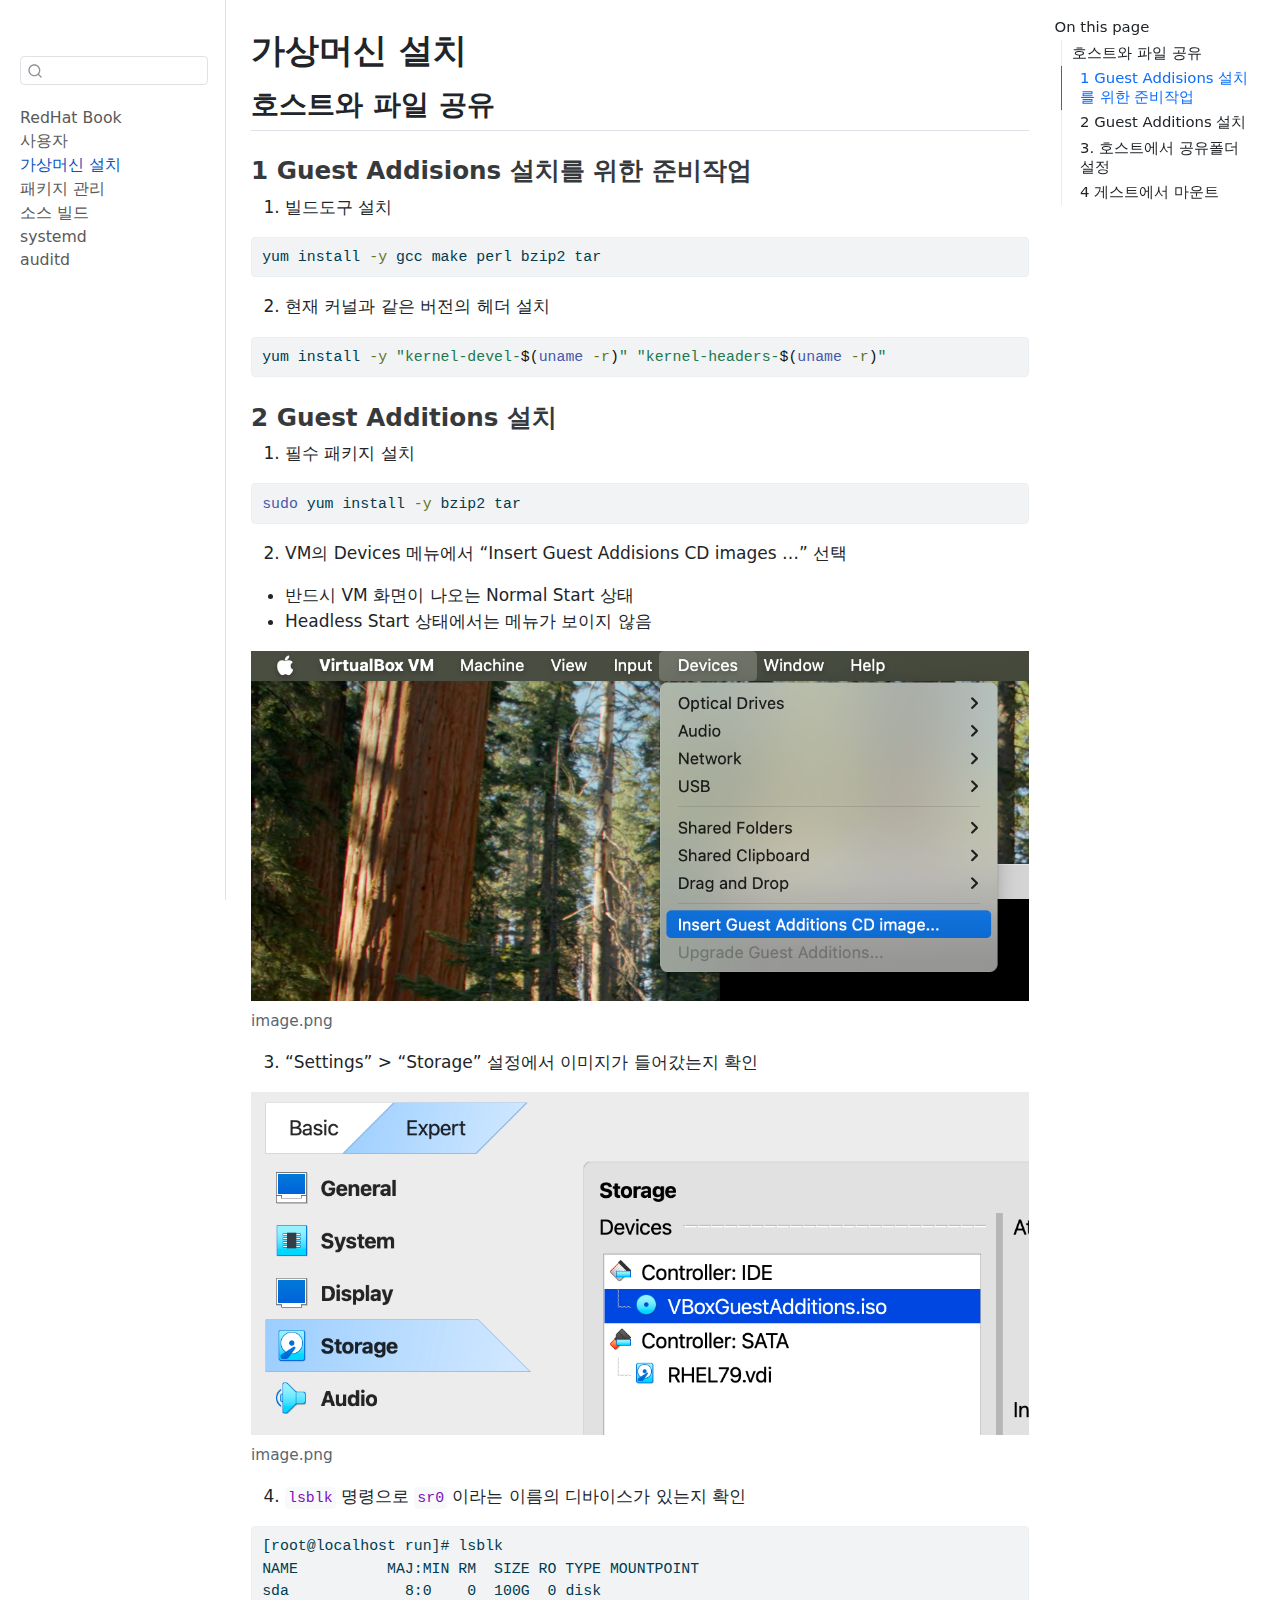
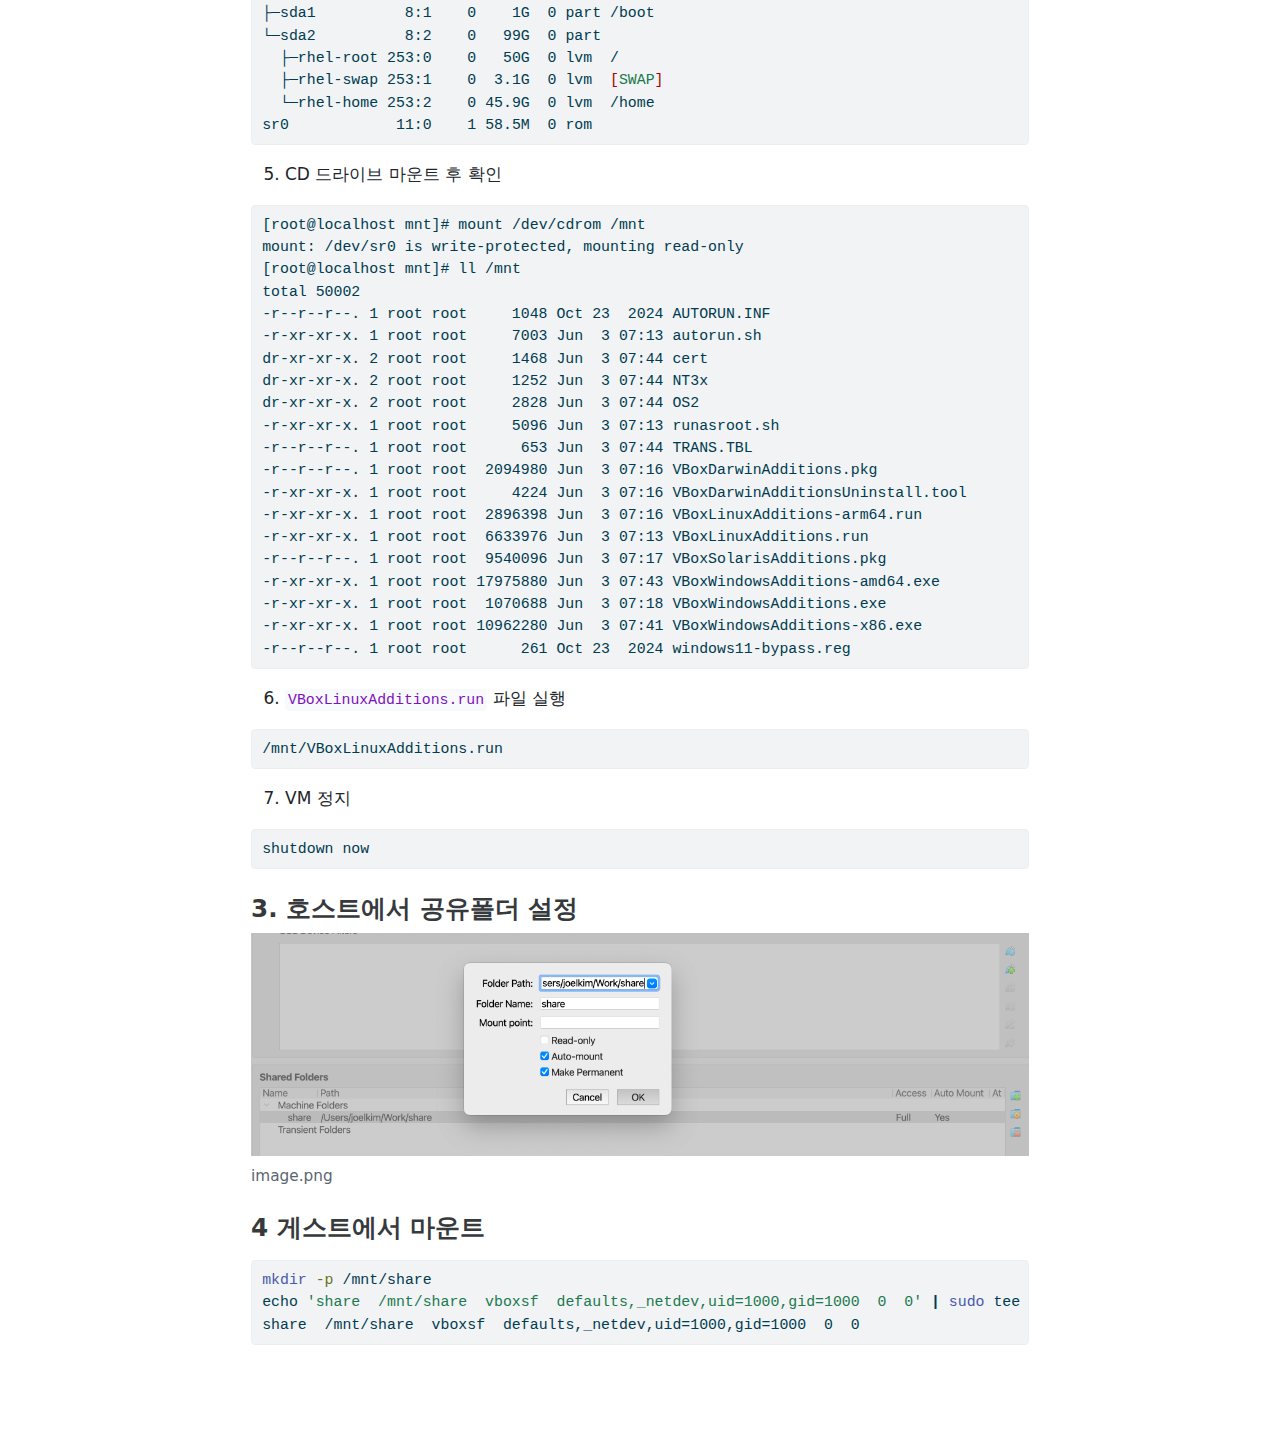
<file: virtualbox.html>
<!DOCTYPE html>
<html xmlns="http://www.w3.org/1999/xhtml" lang="en" xml:lang="en"><head>

<meta charset="utf-8">
<meta name="generator" content="quarto-1.8.18">

<meta name="viewport" content="width=device-width, initial-scale=1.0, user-scalable=yes">


<title>가상머신 설치 – RedHat Book</title>
<style>
code{white-space: pre-wrap;}
span.smallcaps{font-variant: small-caps;}
div.columns{display: flex; gap: min(4vw, 1.5em);}
div.column{flex: auto; overflow-x: auto;}
div.hanging-indent{margin-left: 1.5em; text-indent: -1.5em;}
ul.task-list{list-style: none;}
ul.task-list li input[type="checkbox"] {
  width: 0.8em;
  margin: 0 0.8em 0.2em -1em; /* quarto-specific, see https://github.com/quarto-dev/quarto-cli/issues/4556 */ 
  vertical-align: middle;
}
/* CSS for syntax highlighting */
html { -webkit-text-size-adjust: 100%; }
pre > code.sourceCode { white-space: pre; position: relative; }
pre > code.sourceCode > span { display: inline-block; line-height: 1.25; }
pre > code.sourceCode > span:empty { height: 1.2em; }
.sourceCode { overflow: visible; }
code.sourceCode > span { color: inherit; text-decoration: inherit; }
div.sourceCode { margin: 1em 0; }
pre.sourceCode { margin: 0; }
@media screen {
div.sourceCode { overflow: auto; }
}
@media print {
pre > code.sourceCode { white-space: pre-wrap; }
pre > code.sourceCode > span { text-indent: -5em; padding-left: 5em; }
}
pre.numberSource code
  { counter-reset: source-line 0; }
pre.numberSource code > span
  { position: relative; left: -4em; counter-increment: source-line; }
pre.numberSource code > span > a:first-child::before
  { content: counter(source-line);
    position: relative; left: -1em; text-align: right; vertical-align: baseline;
    border: none; display: inline-block;
    -webkit-touch-callout: none; -webkit-user-select: none;
    -khtml-user-select: none; -moz-user-select: none;
    -ms-user-select: none; user-select: none;
    padding: 0 4px; width: 4em;
  }
pre.numberSource { margin-left: 3em;  padding-left: 4px; }
div.sourceCode
  {   }
@media screen {
pre > code.sourceCode > span > a:first-child::before { text-decoration: underline; }
}
</style>


<script src="site_libs/quarto-nav/quarto-nav.js"></script>
<script src="site_libs/quarto-nav/headroom.min.js"></script>
<script src="site_libs/clipboard/clipboard.min.js"></script>
<script src="site_libs/quarto-search/autocomplete.umd.js"></script>
<script src="site_libs/quarto-search/fuse.min.js"></script>
<script src="site_libs/quarto-search/quarto-search.js"></script>
<meta name="quarto:offset" content="./">
<script src="site_libs/quarto-html/quarto.js" type="module"></script>
<script src="site_libs/quarto-html/tabsets/tabsets.js" type="module"></script>
<script src="site_libs/quarto-html/axe/axe-check.js" type="module"></script>
<script src="site_libs/quarto-html/popper.min.js"></script>
<script src="site_libs/quarto-html/tippy.umd.min.js"></script>
<script src="site_libs/quarto-html/anchor.min.js"></script>
<link href="site_libs/quarto-html/tippy.css" rel="stylesheet">
<link href="site_libs/quarto-html/quarto-syntax-highlighting-f98ea211b99fe8356d6469e598480a52.css" rel="stylesheet" id="quarto-text-highlighting-styles">
<script src="site_libs/bootstrap/bootstrap.min.js"></script>
<link href="site_libs/bootstrap/bootstrap-icons.css" rel="stylesheet">
<link href="site_libs/bootstrap/bootstrap-10f61aabe666be7fdc09fc36193cbe5f.min.css" rel="stylesheet" append-hash="true" id="quarto-bootstrap" data-mode="light">
<script id="quarto-search-options" type="application/json">{
  "location": "sidebar",
  "copy-button": false,
  "collapse-after": 3,
  "panel-placement": "start",
  "type": "textbox",
  "limit": 50,
  "keyboard-shortcut": [
    "f",
    "/",
    "s"
  ],
  "show-item-context": false,
  "language": {
    "search-no-results-text": "No results",
    "search-matching-documents-text": "matching documents",
    "search-copy-link-title": "Copy link to search",
    "search-hide-matches-text": "Hide additional matches",
    "search-more-match-text": "more match in this document",
    "search-more-matches-text": "more matches in this document",
    "search-clear-button-title": "Clear",
    "search-text-placeholder": "",
    "search-detached-cancel-button-title": "Cancel",
    "search-submit-button-title": "Submit",
    "search-label": "Search"
  }
}</script>


<link rel="stylesheet" href="styles.css">
</head>

<body class="nav-sidebar docked quarto-light">

<div id="quarto-search-results"></div>
  <header id="quarto-header" class="headroom fixed-top">
  <nav class="quarto-secondary-nav">
    <div class="container-fluid d-flex">
      <button type="button" class="quarto-btn-toggle btn" data-bs-toggle="collapse" role="button" data-bs-target=".quarto-sidebar-collapse-item" aria-controls="quarto-sidebar" aria-expanded="false" aria-label="Toggle sidebar navigation" onclick="if (window.quartoToggleHeadroom) { window.quartoToggleHeadroom(); }">
        <i class="bi bi-layout-text-sidebar-reverse"></i>
      </button>
        <nav class="quarto-page-breadcrumbs" aria-label="breadcrumb"><ol class="breadcrumb"><li class="breadcrumb-item"><a href="./virtualbox.html">가상머신 설치</a></li></ol></nav>
        <a class="flex-grow-1" role="navigation" data-bs-toggle="collapse" data-bs-target=".quarto-sidebar-collapse-item" aria-controls="quarto-sidebar" aria-expanded="false" aria-label="Toggle sidebar navigation" onclick="if (window.quartoToggleHeadroom) { window.quartoToggleHeadroom(); }">      
        </a>
      <button type="button" class="btn quarto-search-button" aria-label="Search" onclick="window.quartoOpenSearch();">
        <i class="bi bi-search"></i>
      </button>
    </div>
  </nav>
</header>
<!-- content -->
<div id="quarto-content" class="quarto-container page-columns page-rows-contents page-layout-article">
<!-- sidebar -->
  <nav id="quarto-sidebar" class="sidebar collapse collapse-horizontal quarto-sidebar-collapse-item sidebar-navigation docked overflow-auto">
    <div class="pt-lg-2 mt-2 text-left sidebar-header">
      <a href="./index.html" class="sidebar-logo-link">
      </a>
      </div>
        <div class="mt-2 flex-shrink-0 align-items-center">
        <div class="sidebar-search">
        <div id="quarto-search" class="" title="Search"></div>
        </div>
        </div>
    <div class="sidebar-menu-container"> 
    <ul class="list-unstyled mt-1">
        <li class="sidebar-item">
  <div class="sidebar-item-container"> 
  <a href="./index.html" class="sidebar-item-text sidebar-link">
 <span class="menu-text">RedHat Book</span></a>
  </div>
</li>
        <li class="sidebar-item">
  <div class="sidebar-item-container"> 
  <a href="./user.html" class="sidebar-item-text sidebar-link">
 <span class="menu-text">사용자</span></a>
  </div>
</li>
        <li class="sidebar-item">
  <div class="sidebar-item-container"> 
  <a href="./virtualbox.html" class="sidebar-item-text sidebar-link active">
 <span class="menu-text">가상머신 설치</span></a>
  </div>
</li>
        <li class="sidebar-item">
  <div class="sidebar-item-container"> 
  <a href="./package.html" class="sidebar-item-text sidebar-link">
 <span class="menu-text">패키지 관리</span></a>
  </div>
</li>
        <li class="sidebar-item">
  <div class="sidebar-item-container"> 
  <a href="./build.html" class="sidebar-item-text sidebar-link">
 <span class="menu-text">소스 빌드</span></a>
  </div>
</li>
        <li class="sidebar-item">
  <div class="sidebar-item-container"> 
  <a href="./systemd.html" class="sidebar-item-text sidebar-link">
 <span class="menu-text">systemd</span></a>
  </div>
</li>
        <li class="sidebar-item">
  <div class="sidebar-item-container"> 
  <a href="./auditd.html" class="sidebar-item-text sidebar-link">
 <span class="menu-text">auditd</span></a>
  </div>
</li>
    </ul>
    </div>
</nav>
<div id="quarto-sidebar-glass" class="quarto-sidebar-collapse-item" data-bs-toggle="collapse" data-bs-target=".quarto-sidebar-collapse-item"></div>
<!-- margin-sidebar -->
    <div id="quarto-margin-sidebar" class="sidebar margin-sidebar">
        <nav id="TOC" role="doc-toc" class="toc-active">
    <h2 id="toc-title">On this page</h2>
   
  <ul>
  <li><a href="#호스트와-파일-공유" id="toc-호스트와-파일-공유" class="nav-link active" data-scroll-target="#호스트와-파일-공유">호스트와 파일 공유</a>
  <ul class="collapse">
  <li><a href="#guest-addisions-설치를-위한-준비작업" id="toc-guest-addisions-설치를-위한-준비작업" class="nav-link" data-scroll-target="#guest-addisions-설치를-위한-준비작업">1 Guest Addisions 설치를 위한 준비작업</a></li>
  <li><a href="#guest-additions-설치" id="toc-guest-additions-설치" class="nav-link" data-scroll-target="#guest-additions-설치">2 Guest Additions 설치</a></li>
  <li><a href="#호스트에서-공유폴더-설정" id="toc-호스트에서-공유폴더-설정" class="nav-link" data-scroll-target="#호스트에서-공유폴더-설정">3. 호스트에서 공유폴더 설정</a></li>
  <li><a href="#게스트에서-마운트" id="toc-게스트에서-마운트" class="nav-link" data-scroll-target="#게스트에서-마운트">4 게스트에서 마운트</a></li>
  </ul></li>
  </ul>
</nav>
    </div>
<!-- main -->
<main class="content" id="quarto-document-content">

<header id="title-block-header" class="quarto-title-block default">
<div class="quarto-title">
<h1 class="title">가상머신 설치</h1>
</div>



<div class="quarto-title-meta">

    
  
    
  </div>
  


</header>


<section id="호스트와-파일-공유" class="level2">
<h2 class="anchored" data-anchor-id="호스트와-파일-공유">호스트와 파일 공유</h2>
<section id="guest-addisions-설치를-위한-준비작업" class="level3">
<h3 class="anchored" data-anchor-id="guest-addisions-설치를-위한-준비작업">1 Guest Addisions 설치를 위한 준비작업</h3>
<ol type="1">
<li>빌드도구 설치</li>
</ol>
<div class="code-copy-outer-scaffold"><div class="sourceCode" id="cb1"><pre class="sourceCode bash code-with-copy"><code class="sourceCode bash"><span id="cb1-1"><a href="#cb1-1" aria-hidden="true" tabindex="-1"></a><span class="ex">yum</span> install <span class="at">-y</span> gcc make perl bzip2 tar</span></code></pre></div><button title="Copy to Clipboard" class="code-copy-button"><i class="bi"></i></button></div>
<ol start="2" type="1">
<li>현재 커널과 같은 버전의 헤더 설치</li>
</ol>
<div class="code-copy-outer-scaffold"><div class="sourceCode" id="cb2"><pre class="sourceCode bash code-with-copy"><code class="sourceCode bash"><span id="cb2-1"><a href="#cb2-1" aria-hidden="true" tabindex="-1"></a><span class="ex">yum</span> install <span class="at">-y</span> <span class="st">"kernel-devel-</span><span class="va">$(</span><span class="fu">uname</span> <span class="at">-r</span><span class="va">)</span><span class="st">"</span> <span class="st">"kernel-headers-</span><span class="va">$(</span><span class="fu">uname</span> <span class="at">-r</span><span class="va">)</span><span class="st">"</span></span></code></pre></div><button title="Copy to Clipboard" class="code-copy-button"><i class="bi"></i></button></div>
</section>
<section id="guest-additions-설치" class="level3">
<h3 class="anchored" data-anchor-id="guest-additions-설치">2 Guest Additions 설치</h3>
<ol type="1">
<li>필수 패키지 설치</li>
</ol>
<div class="code-copy-outer-scaffold"><div class="sourceCode" id="cb3"><pre class="sourceCode bash code-with-copy"><code class="sourceCode bash"><span id="cb3-1"><a href="#cb3-1" aria-hidden="true" tabindex="-1"></a><span class="fu">sudo</span> yum install <span class="at">-y</span> bzip2 tar</span></code></pre></div><button title="Copy to Clipboard" class="code-copy-button"><i class="bi"></i></button></div>
<ol start="2" type="1">
<li>VM의 Devices 메뉴에서 “Insert Guest Addisions CD images …” 선택</li>
</ol>
<ul>
<li>반드시 VM 화면이 나오는 Normal Start 상태</li>
<li>Headless Start 상태에서는 메뉴가 보이지 않음</li>
</ul>
<div class="quarto-figure quarto-figure-center">
<figure class="figure">
<p><img src="virtualbox_files/figure-html/a057569c-1-image.png" class="img-fluid figure-img"></p>
<figcaption>image.png</figcaption>
</figure>
</div>
<ol start="3" type="1">
<li>“Settings” &gt; “Storage” 설정에서 이미지가 들어갔는지 확인</li>
</ol>
<div class="quarto-figure quarto-figure-center">
<figure class="figure">
<p><img src="virtualbox_files/figure-html/2d19e807-1-image.png" class="img-fluid figure-img"></p>
<figcaption>image.png</figcaption>
</figure>
</div>
<ol start="4" type="1">
<li><code>lsblk</code> 명령으로 <code>sr0</code> 이라는 이름의 디바이스가 있는지 확인</li>
</ol>
<div class="code-copy-outer-scaffold"><div class="sourceCode" id="cb4"><pre class="sourceCode bash code-with-copy"><code class="sourceCode bash"><span id="cb4-1"><a href="#cb4-1" aria-hidden="true" tabindex="-1"></a><span class="ex">[root@localhost</span> run]# lsblk</span>
<span id="cb4-2"><a href="#cb4-2" aria-hidden="true" tabindex="-1"></a><span class="ex">NAME</span>          MAJ:MIN RM  SIZE RO TYPE MOUNTPOINT</span>
<span id="cb4-3"><a href="#cb4-3" aria-hidden="true" tabindex="-1"></a><span class="ex">sda</span>             8:0    0  100G  0 disk </span>
<span id="cb4-4"><a href="#cb4-4" aria-hidden="true" tabindex="-1"></a><span class="ex">├─sda1</span>          8:1    0    1G  0 part /boot</span>
<span id="cb4-5"><a href="#cb4-5" aria-hidden="true" tabindex="-1"></a><span class="ex">└─sda2</span>          8:2    0   99G  0 part </span>
<span id="cb4-6"><a href="#cb4-6" aria-hidden="true" tabindex="-1"></a>  <span class="ex">├─rhel-root</span> 253:0    0   50G  0 lvm  /</span>
<span id="cb4-7"><a href="#cb4-7" aria-hidden="true" tabindex="-1"></a>  <span class="ex">├─rhel-swap</span> 253:1    0  3.1G  0 lvm  <span class="pp">[</span><span class="ss">SWAP</span><span class="pp">]</span></span>
<span id="cb4-8"><a href="#cb4-8" aria-hidden="true" tabindex="-1"></a>  <span class="ex">└─rhel-home</span> 253:2    0 45.9G  0 lvm  /home</span>
<span id="cb4-9"><a href="#cb4-9" aria-hidden="true" tabindex="-1"></a><span class="ex">sr0</span>            11:0    1 58.5M  0 rom  </span></code></pre></div><button title="Copy to Clipboard" class="code-copy-button"><i class="bi"></i></button></div>
<ol start="5" type="1">
<li>CD 드라이브 마운트 후 확인</li>
</ol>
<div class="code-copy-outer-scaffold"><div class="sourceCode" id="cb5"><pre class="sourceCode bash code-with-copy"><code class="sourceCode bash"><span id="cb5-1"><a href="#cb5-1" aria-hidden="true" tabindex="-1"></a><span class="ex">[root@localhost</span> mnt]# mount /dev/cdrom /mnt</span>
<span id="cb5-2"><a href="#cb5-2" aria-hidden="true" tabindex="-1"></a><span class="ex">mount:</span> /dev/sr0 is write-protected, mounting read-only</span>
<span id="cb5-3"><a href="#cb5-3" aria-hidden="true" tabindex="-1"></a><span class="ex">[root@localhost</span> mnt]# ll /mnt</span>
<span id="cb5-4"><a href="#cb5-4" aria-hidden="true" tabindex="-1"></a><span class="ex">total</span> 50002</span>
<span id="cb5-5"><a href="#cb5-5" aria-hidden="true" tabindex="-1"></a><span class="ex">-r--r--r--.</span> 1 root root     1048 Oct 23  2024 AUTORUN.INF</span>
<span id="cb5-6"><a href="#cb5-6" aria-hidden="true" tabindex="-1"></a><span class="ex">-r-xr-xr-x.</span> 1 root root     7003 Jun  3 07:13 autorun.sh</span>
<span id="cb5-7"><a href="#cb5-7" aria-hidden="true" tabindex="-1"></a><span class="ex">dr-xr-xr-x.</span> 2 root root     1468 Jun  3 07:44 cert</span>
<span id="cb5-8"><a href="#cb5-8" aria-hidden="true" tabindex="-1"></a><span class="ex">dr-xr-xr-x.</span> 2 root root     1252 Jun  3 07:44 NT3x</span>
<span id="cb5-9"><a href="#cb5-9" aria-hidden="true" tabindex="-1"></a><span class="ex">dr-xr-xr-x.</span> 2 root root     2828 Jun  3 07:44 OS2</span>
<span id="cb5-10"><a href="#cb5-10" aria-hidden="true" tabindex="-1"></a><span class="ex">-r-xr-xr-x.</span> 1 root root     5096 Jun  3 07:13 runasroot.sh</span>
<span id="cb5-11"><a href="#cb5-11" aria-hidden="true" tabindex="-1"></a><span class="ex">-r--r--r--.</span> 1 root root      653 Jun  3 07:44 TRANS.TBL</span>
<span id="cb5-12"><a href="#cb5-12" aria-hidden="true" tabindex="-1"></a><span class="ex">-r--r--r--.</span> 1 root root  2094980 Jun  3 07:16 VBoxDarwinAdditions.pkg</span>
<span id="cb5-13"><a href="#cb5-13" aria-hidden="true" tabindex="-1"></a><span class="ex">-r-xr-xr-x.</span> 1 root root     4224 Jun  3 07:16 VBoxDarwinAdditionsUninstall.tool</span>
<span id="cb5-14"><a href="#cb5-14" aria-hidden="true" tabindex="-1"></a><span class="ex">-r-xr-xr-x.</span> 1 root root  2896398 Jun  3 07:16 VBoxLinuxAdditions-arm64.run</span>
<span id="cb5-15"><a href="#cb5-15" aria-hidden="true" tabindex="-1"></a><span class="ex">-r-xr-xr-x.</span> 1 root root  6633976 Jun  3 07:13 VBoxLinuxAdditions.run</span>
<span id="cb5-16"><a href="#cb5-16" aria-hidden="true" tabindex="-1"></a><span class="ex">-r--r--r--.</span> 1 root root  9540096 Jun  3 07:17 VBoxSolarisAdditions.pkg</span>
<span id="cb5-17"><a href="#cb5-17" aria-hidden="true" tabindex="-1"></a><span class="ex">-r-xr-xr-x.</span> 1 root root 17975880 Jun  3 07:43 VBoxWindowsAdditions-amd64.exe</span>
<span id="cb5-18"><a href="#cb5-18" aria-hidden="true" tabindex="-1"></a><span class="ex">-r-xr-xr-x.</span> 1 root root  1070688 Jun  3 07:18 VBoxWindowsAdditions.exe</span>
<span id="cb5-19"><a href="#cb5-19" aria-hidden="true" tabindex="-1"></a><span class="ex">-r-xr-xr-x.</span> 1 root root 10962280 Jun  3 07:41 VBoxWindowsAdditions-x86.exe</span>
<span id="cb5-20"><a href="#cb5-20" aria-hidden="true" tabindex="-1"></a><span class="ex">-r--r--r--.</span> 1 root root      261 Oct 23  2024 windows11-bypass.reg</span></code></pre></div><button title="Copy to Clipboard" class="code-copy-button"><i class="bi"></i></button></div>
<ol start="6" type="1">
<li><code>VBoxLinuxAdditions.run</code> 파일 실행</li>
</ol>
<div class="code-copy-outer-scaffold"><div class="sourceCode" id="cb6"><pre class="sourceCode bash code-with-copy"><code class="sourceCode bash"><span id="cb6-1"><a href="#cb6-1" aria-hidden="true" tabindex="-1"></a><span class="ex">/mnt/VBoxLinuxAdditions.run</span></span></code></pre></div><button title="Copy to Clipboard" class="code-copy-button"><i class="bi"></i></button></div>
<ol start="7" type="1">
<li>VM 정지</li>
</ol>
<div class="code-copy-outer-scaffold"><div class="sourceCode" id="cb7"><pre class="sourceCode bash code-with-copy"><code class="sourceCode bash"><span id="cb7-1"><a href="#cb7-1" aria-hidden="true" tabindex="-1"></a><span class="ex">shutdown</span> now</span></code></pre></div><button title="Copy to Clipboard" class="code-copy-button"><i class="bi"></i></button></div>
</section>
<section id="호스트에서-공유폴더-설정" class="level3">
<h3 class="anchored" data-anchor-id="호스트에서-공유폴더-설정">3. 호스트에서 공유폴더 설정</h3>
<div class="quarto-figure quarto-figure-center">
<figure class="figure">
<p><img src="virtualbox_files/figure-html/ed0b4375-1-image.png" class="img-fluid figure-img"></p>
<figcaption>image.png</figcaption>
</figure>
</div>
</section>
<section id="게스트에서-마운트" class="level3">
<h3 class="anchored" data-anchor-id="게스트에서-마운트">4 게스트에서 마운트</h3>
<div class="code-copy-outer-scaffold"><div class="sourceCode" id="cb8"><pre class="sourceCode bash code-with-copy"><code class="sourceCode bash"><span id="cb8-1"><a href="#cb8-1" aria-hidden="true" tabindex="-1"></a><span class="fu">mkdir</span> <span class="at">-p</span> /mnt/share</span>
<span id="cb8-2"><a href="#cb8-2" aria-hidden="true" tabindex="-1"></a><span class="bu">echo</span> <span class="st">'share  /mnt/share  vboxsf  defaults,_netdev,uid=1000,gid=1000  0  0'</span> <span class="kw">|</span> <span class="fu">sudo</span> tee <span class="at">-a</span> /etc/fstab</span>
<span id="cb8-3"><a href="#cb8-3" aria-hidden="true" tabindex="-1"></a><span class="ex">share</span>  /mnt/share  vboxsf  defaults,_netdev,uid=1000,gid=1000  0  0</span></code></pre></div><button title="Copy to Clipboard" class="code-copy-button"><i class="bi"></i></button></div>


</section>
</section>

</main> <!-- /main -->
<script id="quarto-html-after-body" type="application/javascript">
  window.document.addEventListener("DOMContentLoaded", function (event) {
    const icon = "";
    const anchorJS = new window.AnchorJS();
    anchorJS.options = {
      placement: 'right',
      icon: icon
    };
    anchorJS.add('.anchored');
    const isCodeAnnotation = (el) => {
      for (const clz of el.classList) {
        if (clz.startsWith('code-annotation-')) {                     
          return true;
        }
      }
      return false;
    }
    const onCopySuccess = function(e) {
      // button target
      const button = e.trigger;
      // don't keep focus
      button.blur();
      // flash "checked"
      button.classList.add('code-copy-button-checked');
      var currentTitle = button.getAttribute("title");
      button.setAttribute("title", "Copied!");
      let tooltip;
      if (window.bootstrap) {
        button.setAttribute("data-bs-toggle", "tooltip");
        button.setAttribute("data-bs-placement", "left");
        button.setAttribute("data-bs-title", "Copied!");
        tooltip = new bootstrap.Tooltip(button, 
          { trigger: "manual", 
            customClass: "code-copy-button-tooltip",
            offset: [0, -8]});
        tooltip.show();    
      }
      setTimeout(function() {
        if (tooltip) {
          tooltip.hide();
          button.removeAttribute("data-bs-title");
          button.removeAttribute("data-bs-toggle");
          button.removeAttribute("data-bs-placement");
        }
        button.setAttribute("title", currentTitle);
        button.classList.remove('code-copy-button-checked');
      }, 1000);
      // clear code selection
      e.clearSelection();
    }
    const getTextToCopy = function(trigger) {
        const codeEl = trigger.previousElementSibling.cloneNode(true);
        for (const childEl of codeEl.children) {
          if (isCodeAnnotation(childEl)) {
            childEl.remove();
          }
        }
        return codeEl.innerText;
    }
    const clipboard = new window.ClipboardJS('.code-copy-button:not([data-in-quarto-modal])', {
      text: getTextToCopy
    });
    clipboard.on('success', onCopySuccess);
    if (window.document.getElementById('quarto-embedded-source-code-modal')) {
      const clipboardModal = new window.ClipboardJS('.code-copy-button[data-in-quarto-modal]', {
        text: getTextToCopy,
        container: window.document.getElementById('quarto-embedded-source-code-modal')
      });
      clipboardModal.on('success', onCopySuccess);
    }
      var localhostRegex = new RegExp(/^(?:http|https):\/\/localhost\:?[0-9]*\//);
      var mailtoRegex = new RegExp(/^mailto:/);
        var filterRegex = new RegExp('/' + window.location.host + '/');
      var isInternal = (href) => {
          return filterRegex.test(href) || localhostRegex.test(href) || mailtoRegex.test(href);
      }
      // Inspect non-navigation links and adorn them if external
     var links = window.document.querySelectorAll('a[href]:not(.nav-link):not(.navbar-brand):not(.toc-action):not(.sidebar-link):not(.sidebar-item-toggle):not(.pagination-link):not(.no-external):not([aria-hidden]):not(.dropdown-item):not(.quarto-navigation-tool):not(.about-link)');
      for (var i=0; i<links.length; i++) {
        const link = links[i];
        if (!isInternal(link.href)) {
          // undo the damage that might have been done by quarto-nav.js in the case of
          // links that we want to consider external
          if (link.dataset.originalHref !== undefined) {
            link.href = link.dataset.originalHref;
          }
        }
      }
    function tippyHover(el, contentFn, onTriggerFn, onUntriggerFn) {
      const config = {
        allowHTML: true,
        maxWidth: 500,
        delay: 100,
        arrow: false,
        appendTo: function(el) {
            return el.parentElement;
        },
        interactive: true,
        interactiveBorder: 10,
        theme: 'quarto',
        placement: 'bottom-start',
      };
      if (contentFn) {
        config.content = contentFn;
      }
      if (onTriggerFn) {
        config.onTrigger = onTriggerFn;
      }
      if (onUntriggerFn) {
        config.onUntrigger = onUntriggerFn;
      }
      window.tippy(el, config); 
    }
    const noterefs = window.document.querySelectorAll('a[role="doc-noteref"]');
    for (var i=0; i<noterefs.length; i++) {
      const ref = noterefs[i];
      tippyHover(ref, function() {
        // use id or data attribute instead here
        let href = ref.getAttribute('data-footnote-href') || ref.getAttribute('href');
        try { href = new URL(href).hash; } catch {}
        const id = href.replace(/^#\/?/, "");
        const note = window.document.getElementById(id);
        if (note) {
          return note.innerHTML;
        } else {
          return "";
        }
      });
    }
    const xrefs = window.document.querySelectorAll('a.quarto-xref');
    const processXRef = (id, note) => {
      // Strip column container classes
      const stripColumnClz = (el) => {
        el.classList.remove("page-full", "page-columns");
        if (el.children) {
          for (const child of el.children) {
            stripColumnClz(child);
          }
        }
      }
      stripColumnClz(note)
      if (id === null || id.startsWith('sec-')) {
        // Special case sections, only their first couple elements
        const container = document.createElement("div");
        if (note.children && note.children.length > 2) {
          container.appendChild(note.children[0].cloneNode(true));
          for (let i = 1; i < note.children.length; i++) {
            const child = note.children[i];
            if (child.tagName === "P" && child.innerText === "") {
              continue;
            } else {
              container.appendChild(child.cloneNode(true));
              break;
            }
          }
          if (window.Quarto?.typesetMath) {
            window.Quarto.typesetMath(container);
          }
          return container.innerHTML
        } else {
          if (window.Quarto?.typesetMath) {
            window.Quarto.typesetMath(note);
          }
          return note.innerHTML;
        }
      } else {
        // Remove any anchor links if they are present
        const anchorLink = note.querySelector('a.anchorjs-link');
        if (anchorLink) {
          anchorLink.remove();
        }
        if (window.Quarto?.typesetMath) {
          window.Quarto.typesetMath(note);
        }
        if (note.classList.contains("callout")) {
          return note.outerHTML;
        } else {
          return note.innerHTML;
        }
      }
    }
    for (var i=0; i<xrefs.length; i++) {
      const xref = xrefs[i];
      tippyHover(xref, undefined, function(instance) {
        instance.disable();
        let url = xref.getAttribute('href');
        let hash = undefined; 
        if (url.startsWith('#')) {
          hash = url;
        } else {
          try { hash = new URL(url).hash; } catch {}
        }
        if (hash) {
          const id = hash.replace(/^#\/?/, "");
          const note = window.document.getElementById(id);
          if (note !== null) {
            try {
              const html = processXRef(id, note.cloneNode(true));
              instance.setContent(html);
            } finally {
              instance.enable();
              instance.show();
            }
          } else {
            // See if we can fetch this
            fetch(url.split('#')[0])
            .then(res => res.text())
            .then(html => {
              const parser = new DOMParser();
              const htmlDoc = parser.parseFromString(html, "text/html");
              const note = htmlDoc.getElementById(id);
              if (note !== null) {
                const html = processXRef(id, note);
                instance.setContent(html);
              } 
            }).finally(() => {
              instance.enable();
              instance.show();
            });
          }
        } else {
          // See if we can fetch a full url (with no hash to target)
          // This is a special case and we should probably do some content thinning / targeting
          fetch(url)
          .then(res => res.text())
          .then(html => {
            const parser = new DOMParser();
            const htmlDoc = parser.parseFromString(html, "text/html");
            const note = htmlDoc.querySelector('main.content');
            if (note !== null) {
              // This should only happen for chapter cross references
              // (since there is no id in the URL)
              // remove the first header
              if (note.children.length > 0 && note.children[0].tagName === "HEADER") {
                note.children[0].remove();
              }
              const html = processXRef(null, note);
              instance.setContent(html);
            } 
          }).finally(() => {
            instance.enable();
            instance.show();
          });
        }
      }, function(instance) {
      });
    }
        let selectedAnnoteEl;
        const selectorForAnnotation = ( cell, annotation) => {
          let cellAttr = 'data-code-cell="' + cell + '"';
          let lineAttr = 'data-code-annotation="' +  annotation + '"';
          const selector = 'span[' + cellAttr + '][' + lineAttr + ']';
          return selector;
        }
        const selectCodeLines = (annoteEl) => {
          const doc = window.document;
          const targetCell = annoteEl.getAttribute("data-target-cell");
          const targetAnnotation = annoteEl.getAttribute("data-target-annotation");
          const annoteSpan = window.document.querySelector(selectorForAnnotation(targetCell, targetAnnotation));
          const lines = annoteSpan.getAttribute("data-code-lines").split(",");
          const lineIds = lines.map((line) => {
            return targetCell + "-" + line;
          })
          let top = null;
          let height = null;
          let parent = null;
          if (lineIds.length > 0) {
              //compute the position of the single el (top and bottom and make a div)
              const el = window.document.getElementById(lineIds[0]);
              top = el.offsetTop;
              height = el.offsetHeight;
              parent = el.parentElement.parentElement;
            if (lineIds.length > 1) {
              const lastEl = window.document.getElementById(lineIds[lineIds.length - 1]);
              const bottom = lastEl.offsetTop + lastEl.offsetHeight;
              height = bottom - top;
            }
            if (top !== null && height !== null && parent !== null) {
              // cook up a div (if necessary) and position it 
              let div = window.document.getElementById("code-annotation-line-highlight");
              if (div === null) {
                div = window.document.createElement("div");
                div.setAttribute("id", "code-annotation-line-highlight");
                div.style.position = 'absolute';
                parent.appendChild(div);
              }
              div.style.top = top - 2 + "px";
              div.style.height = height + 4 + "px";
              div.style.left = 0;
              let gutterDiv = window.document.getElementById("code-annotation-line-highlight-gutter");
              if (gutterDiv === null) {
                gutterDiv = window.document.createElement("div");
                gutterDiv.setAttribute("id", "code-annotation-line-highlight-gutter");
                gutterDiv.style.position = 'absolute';
                const codeCell = window.document.getElementById(targetCell);
                const gutter = codeCell.querySelector('.code-annotation-gutter');
                gutter.appendChild(gutterDiv);
              }
              gutterDiv.style.top = top - 2 + "px";
              gutterDiv.style.height = height + 4 + "px";
            }
            selectedAnnoteEl = annoteEl;
          }
        };
        const unselectCodeLines = () => {
          const elementsIds = ["code-annotation-line-highlight", "code-annotation-line-highlight-gutter"];
          elementsIds.forEach((elId) => {
            const div = window.document.getElementById(elId);
            if (div) {
              div.remove();
            }
          });
          selectedAnnoteEl = undefined;
        };
          // Handle positioning of the toggle
      window.addEventListener(
        "resize",
        throttle(() => {
          elRect = undefined;
          if (selectedAnnoteEl) {
            selectCodeLines(selectedAnnoteEl);
          }
        }, 10)
      );
      function throttle(fn, ms) {
      let throttle = false;
      let timer;
        return (...args) => {
          if(!throttle) { // first call gets through
              fn.apply(this, args);
              throttle = true;
          } else { // all the others get throttled
              if(timer) clearTimeout(timer); // cancel #2
              timer = setTimeout(() => {
                fn.apply(this, args);
                timer = throttle = false;
              }, ms);
          }
        };
      }
        // Attach click handler to the DT
        const annoteDls = window.document.querySelectorAll('dt[data-target-cell]');
        for (const annoteDlNode of annoteDls) {
          annoteDlNode.addEventListener('click', (event) => {
            const clickedEl = event.target;
            if (clickedEl !== selectedAnnoteEl) {
              unselectCodeLines();
              const activeEl = window.document.querySelector('dt[data-target-cell].code-annotation-active');
              if (activeEl) {
                activeEl.classList.remove('code-annotation-active');
              }
              selectCodeLines(clickedEl);
              clickedEl.classList.add('code-annotation-active');
            } else {
              // Unselect the line
              unselectCodeLines();
              clickedEl.classList.remove('code-annotation-active');
            }
          });
        }
    const findCites = (el) => {
      const parentEl = el.parentElement;
      if (parentEl) {
        const cites = parentEl.dataset.cites;
        if (cites) {
          return {
            el,
            cites: cites.split(' ')
          };
        } else {
          return findCites(el.parentElement)
        }
      } else {
        return undefined;
      }
    };
    var bibliorefs = window.document.querySelectorAll('a[role="doc-biblioref"]');
    for (var i=0; i<bibliorefs.length; i++) {
      const ref = bibliorefs[i];
      const citeInfo = findCites(ref);
      if (citeInfo) {
        tippyHover(citeInfo.el, function() {
          var popup = window.document.createElement('div');
          citeInfo.cites.forEach(function(cite) {
            var citeDiv = window.document.createElement('div');
            citeDiv.classList.add('hanging-indent');
            citeDiv.classList.add('csl-entry');
            var biblioDiv = window.document.getElementById('ref-' + cite);
            if (biblioDiv) {
              citeDiv.innerHTML = biblioDiv.innerHTML;
            }
            popup.appendChild(citeDiv);
          });
          return popup.innerHTML;
        });
      }
    }
  });
  </script>
</div> <!-- /content -->




</body></html>
</file>
<file: site_libs/quarto-html/tippy.css>
.tippy-box[data-animation=fade][data-state=hidden]{opacity:0}[data-tippy-root]{max-width:calc(100vw - 10px)}.tippy-box{position:relative;background-color:#333;color:#fff;border-radius:4px;font-size:14px;line-height:1.4;white-space:normal;outline:0;transition-property:transform,visibility,opacity}.tippy-box[data-placement^=top]>.tippy-arrow{bottom:0}.tippy-box[data-placement^=top]>.tippy-arrow:before{bottom:-7px;left:0;border-width:8px 8px 0;border-top-color:initial;transform-origin:center top}.tippy-box[data-placement^=bottom]>.tippy-arrow{top:0}.tippy-box[data-placement^=bottom]>.tippy-arrow:before{top:-7px;left:0;border-width:0 8px 8px;border-bottom-color:initial;transform-origin:center bottom}.tippy-box[data-placement^=left]>.tippy-arrow{right:0}.tippy-box[data-placement^=left]>.tippy-arrow:before{border-width:8px 0 8px 8px;border-left-color:initial;right:-7px;transform-origin:center left}.tippy-box[data-placement^=right]>.tippy-arrow{left:0}.tippy-box[data-placement^=right]>.tippy-arrow:before{left:-7px;border-width:8px 8px 8px 0;border-right-color:initial;transform-origin:center right}.tippy-box[data-inertia][data-state=visible]{transition-timing-function:cubic-bezier(.54,1.5,.38,1.11)}.tippy-arrow{width:16px;height:16px;color:#333}.tippy-arrow:before{content:"";position:absolute;border-color:transparent;border-style:solid}.tippy-content{position:relative;padding:5px 9px;z-index:1}
</file>
<file: site_libs/quarto-html/quarto-syntax-highlighting-f98ea211b99fe8356d6469e598480a52.css>
/* quarto syntax highlight colors */
:root {
  --quarto-hl-ot-color: #003B4F;
  --quarto-hl-at-color: #657422;
  --quarto-hl-ss-color: #20794D;
  --quarto-hl-an-color: #5E5E5E;
  --quarto-hl-fu-color: #4758AB;
  --quarto-hl-st-color: #20794D;
  --quarto-hl-cf-color: #003B4F;
  --quarto-hl-op-color: #5E5E5E;
  --quarto-hl-er-color: #AD0000;
  --quarto-hl-bn-color: #AD0000;
  --quarto-hl-al-color: #AD0000;
  --quarto-hl-va-color: #111111;
  --quarto-hl-bu-color: inherit;
  --quarto-hl-ex-color: inherit;
  --quarto-hl-pp-color: #AD0000;
  --quarto-hl-in-color: #5E5E5E;
  --quarto-hl-vs-color: #20794D;
  --quarto-hl-wa-color: #5E5E5E;
  --quarto-hl-do-color: #5E5E5E;
  --quarto-hl-im-color: #00769E;
  --quarto-hl-ch-color: #20794D;
  --quarto-hl-dt-color: #AD0000;
  --quarto-hl-fl-color: #AD0000;
  --quarto-hl-co-color: #5E5E5E;
  --quarto-hl-cv-color: #5E5E5E;
  --quarto-hl-cn-color: #8f5902;
  --quarto-hl-sc-color: #5E5E5E;
  --quarto-hl-dv-color: #AD0000;
  --quarto-hl-kw-color: #003B4F;
}

/* other quarto variables */
:root {
  --quarto-font-monospace: SFMono-Regular, Menlo, Monaco, Consolas, "Liberation Mono", "Courier New", monospace;
}

/* syntax highlight based on Pandoc's rules */
pre > code.sourceCode > span {
  color: #003B4F;
}

code.sourceCode > span {
  color: #003B4F;
}

div.sourceCode,
div.sourceCode pre.sourceCode {
  color: #003B4F;
}

/* Normal */
code span {
  color: #003B4F;
}

/* Alert */
code span.al {
  color: #AD0000;
  font-style: inherit;
}

/* Annotation */
code span.an {
  color: #5E5E5E;
  font-style: inherit;
}

/* Attribute */
code span.at {
  color: #657422;
  font-style: inherit;
}

/* BaseN */
code span.bn {
  color: #AD0000;
  font-style: inherit;
}

/* BuiltIn */
code span.bu {
  font-style: inherit;
}

/* ControlFlow */
code span.cf {
  color: #003B4F;
  font-weight: bold;
  font-style: inherit;
}

/* Char */
code span.ch {
  color: #20794D;
  font-style: inherit;
}

/* Constant */
code span.cn {
  color: #8f5902;
  font-style: inherit;
}

/* Comment */
code span.co {
  color: #5E5E5E;
  font-style: inherit;
}

/* CommentVar */
code span.cv {
  color: #5E5E5E;
  font-style: italic;
}

/* Documentation */
code span.do {
  color: #5E5E5E;
  font-style: italic;
}

/* DataType */
code span.dt {
  color: #AD0000;
  font-style: inherit;
}

/* DecVal */
code span.dv {
  color: #AD0000;
  font-style: inherit;
}

/* Error */
code span.er {
  color: #AD0000;
  font-style: inherit;
}

/* Extension */
code span.ex {
  font-style: inherit;
}

/* Float */
code span.fl {
  color: #AD0000;
  font-style: inherit;
}

/* Function */
code span.fu {
  color: #4758AB;
  font-style: inherit;
}

/* Import */
code span.im {
  color: #00769E;
  font-style: inherit;
}

/* Information */
code span.in {
  color: #5E5E5E;
  font-style: inherit;
}

/* Keyword */
code span.kw {
  color: #003B4F;
  font-weight: bold;
  font-style: inherit;
}

/* Operator */
code span.op {
  color: #5E5E5E;
  font-style: inherit;
}

/* Other */
code span.ot {
  color: #003B4F;
  font-style: inherit;
}

/* Preprocessor */
code span.pp {
  color: #AD0000;
  font-style: inherit;
}

/* SpecialChar */
code span.sc {
  color: #5E5E5E;
  font-style: inherit;
}

/* SpecialString */
code span.ss {
  color: #20794D;
  font-style: inherit;
}

/* String */
code span.st {
  color: #20794D;
  font-style: inherit;
}

/* Variable */
code span.va {
  color: #111111;
  font-style: inherit;
}

/* VerbatimString */
code span.vs {
  color: #20794D;
  font-style: inherit;
}

/* Warning */
code span.wa {
  color: #5E5E5E;
  font-style: italic;
}

.prevent-inlining {
  content: "</";
}

/*# sourceMappingURL=72fb68c6d09aee95603ee4ec22db4f0b.css.map */
</file>
<file: styles.css>
@font-face {
  font-family: 'D2 coding';
  font-style: normal;
  font-weight: 400;
  src: url('D2Coding.eot');
  src: local('※'), local('D2Coding'),
    url('D2Coding.eot?#iefix') format('embedded-opentype'),
    url('D2Coding.woff2') format('x-woff2'),
    url('D2Coding.woff') format('woff'),
    url('D2Coding.ttf') format('truetype'),
    url('D2Coding.svg') format('svg');
}

@font-face {
  font-family: 'D2 coding';
  font-style: normal;
  font-weight: 700;
  src: url('D2CodingBold.eot');
  src: local('※'), local('D2Coding Bold'),
    url('D2CodingBold.eot?#iefix') format('embedded-opentype'),
    url('D2CodingBold.woff2') format('x-woff2'),
    url('D2CodingBold.woff') format('woff'),
    url('D2CodingBold.ttf') format('truetype'),
    url('D2CodingBold.svg') format('svg');
}

div.code-with-filename {
  max-width: 100%;
}

div.code-with-filename div.sourceCode pre.sourceCode code.sourceCode {
  padding-left: 0.9em;
}

div.code-with-filename div.sourceCode pre.sourceCode code.sourceCode span {
  font-family: 'D2 coding';
}

div.code-with-filename div.sourceCode pre.sourceCode code.sourceCode span a {
  color: green;
  font-weight: bold;
}

div.markdown-render {
  padding-left: 1em;
  border: solid 2px black;
}

div.markdown-render-header {
  background-color: rgba(219, 219, 219, 0.8);
  padding: 0.2em 0em 0.2em 0.7em;
  margin-bottom: 1em;
  margin-left: -1.15em;
  font-family: SFMono-Regular, Menlo, Monaco, Consolas, "Liberation Mono", "Courier New", monospace;
  font-size: 0.875em;
}

div.markdown-render-header p {
  margin: 0;
}

div.markdown-render-container {
  margin: 0em 1em 0em 1em;
}

div.cell div.cell-output.cell-output-stdout {
  font-family: 'D2Coding';
  margin-top: -1em;
  margin-bottom: 1em;
  padding-top: 0.9em;
  padding-left: 0.8em;
  padding-bottom: -2em;
  border-width: 1px;
  border-style: solid;
  border-color: lightgrey;
}

div.cell div.sourceCode.cell-code {
  border-radius: 0em;
}

div.cell div.sourceCode.cell-code pre.sourceCode.python code.sourceCode.python span.bash_prompt::before {
   content: "$ ";
}

div.ansi-escaped-output pre {
  line-height: 0.6rem;
  padding: 0.2em 0.25rem 0.125rem 0.25rem;
}
</file>
